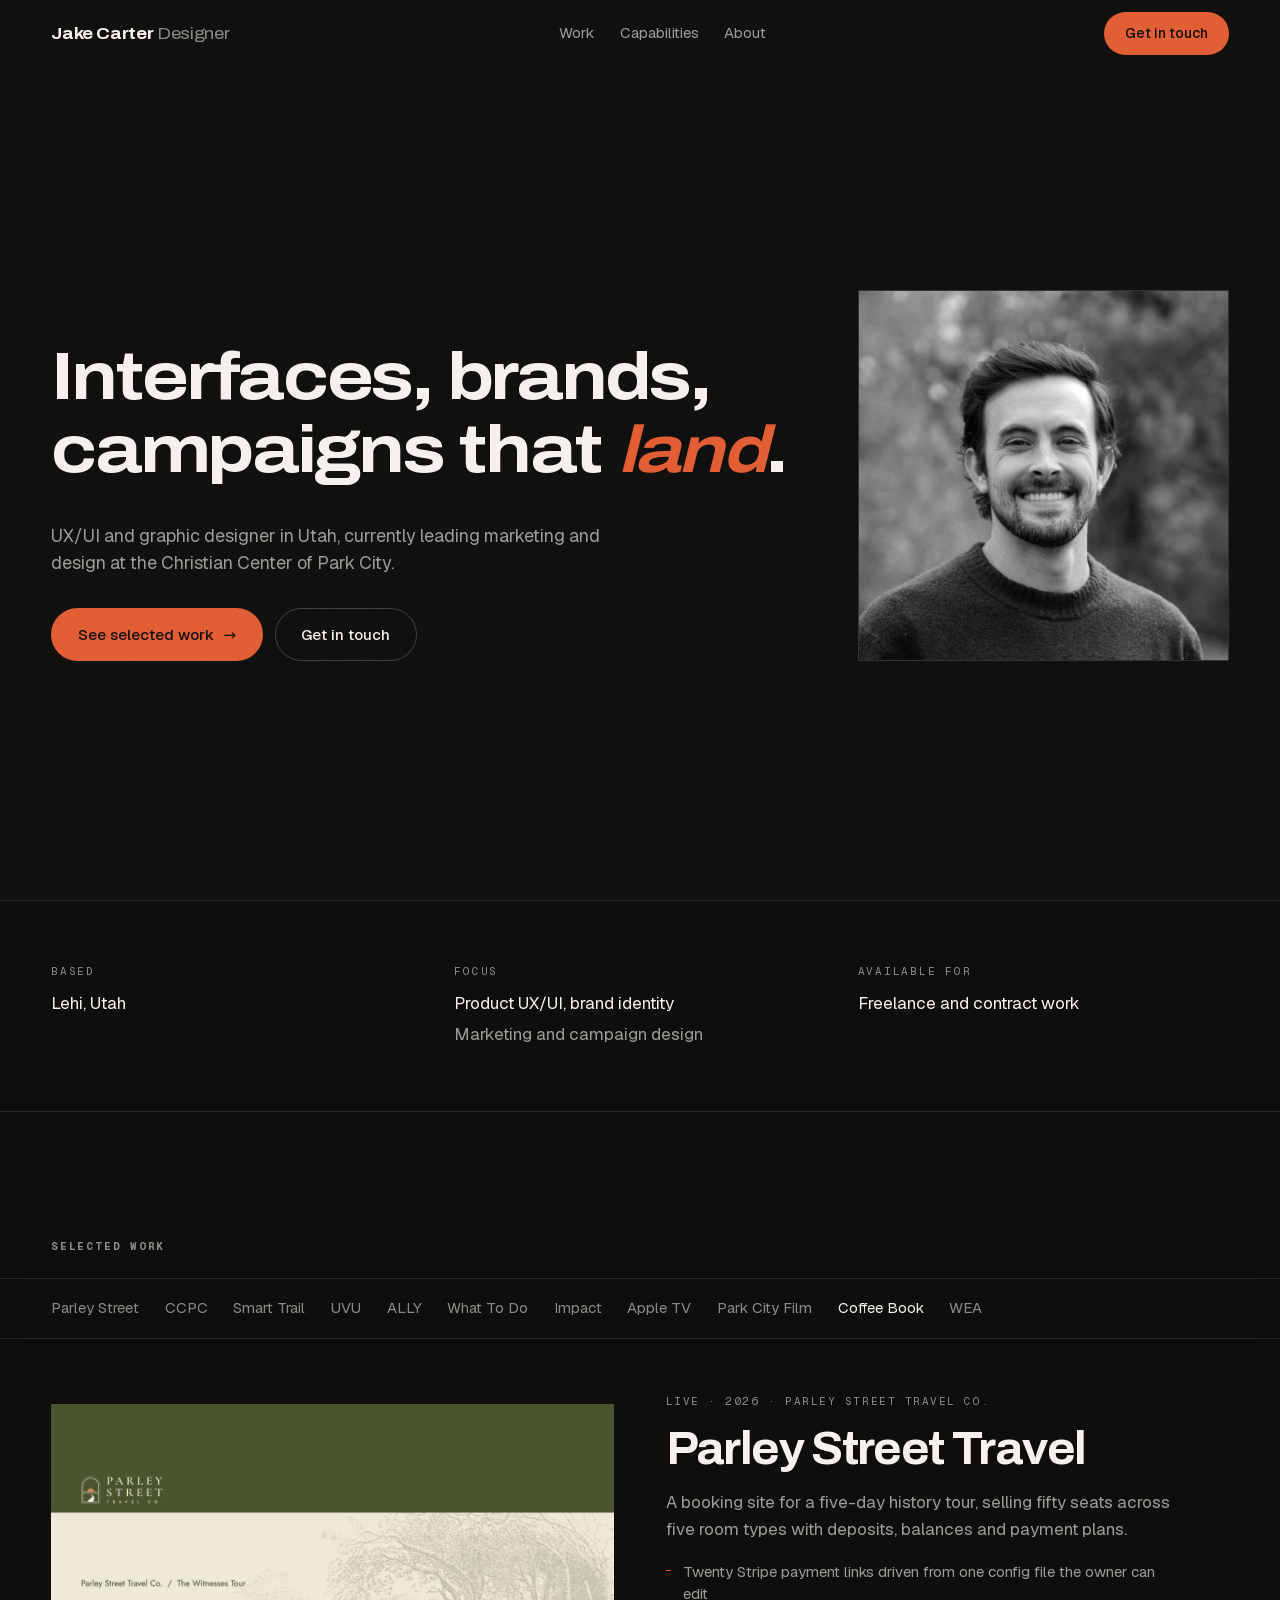
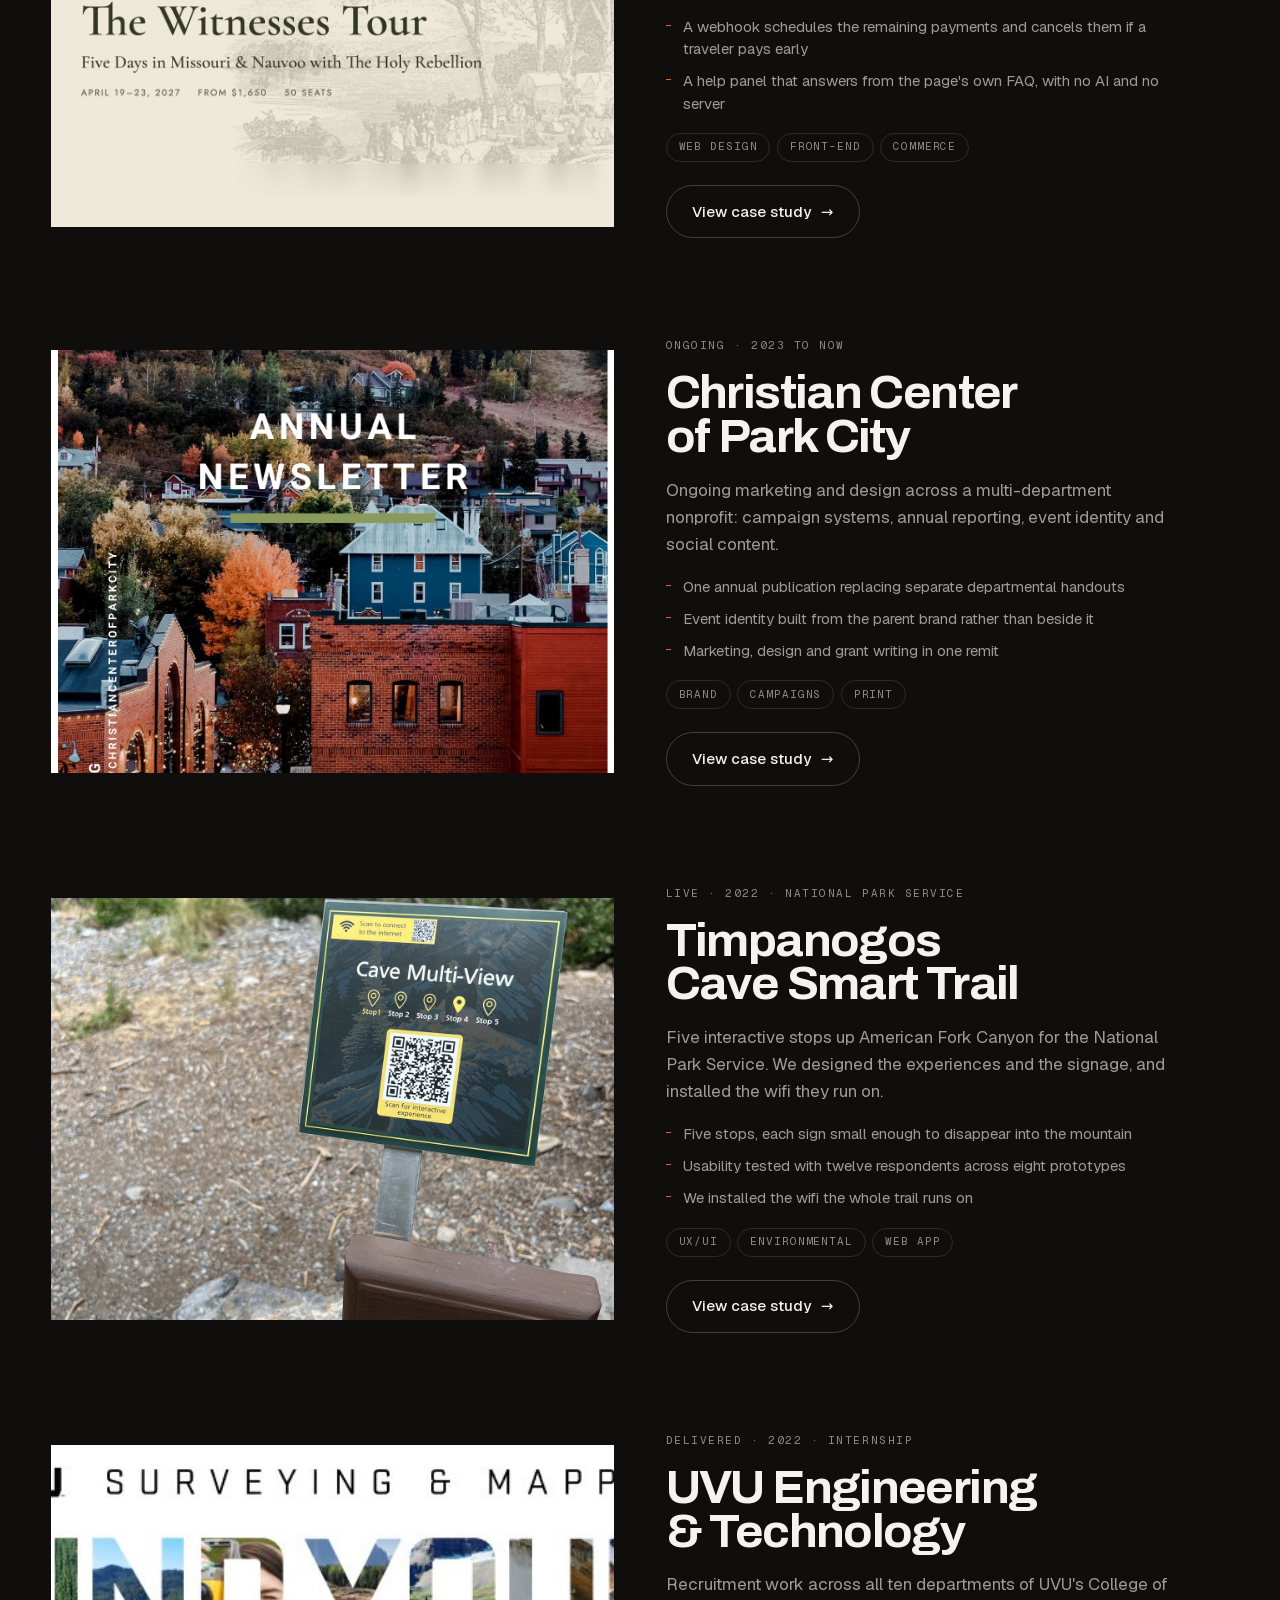
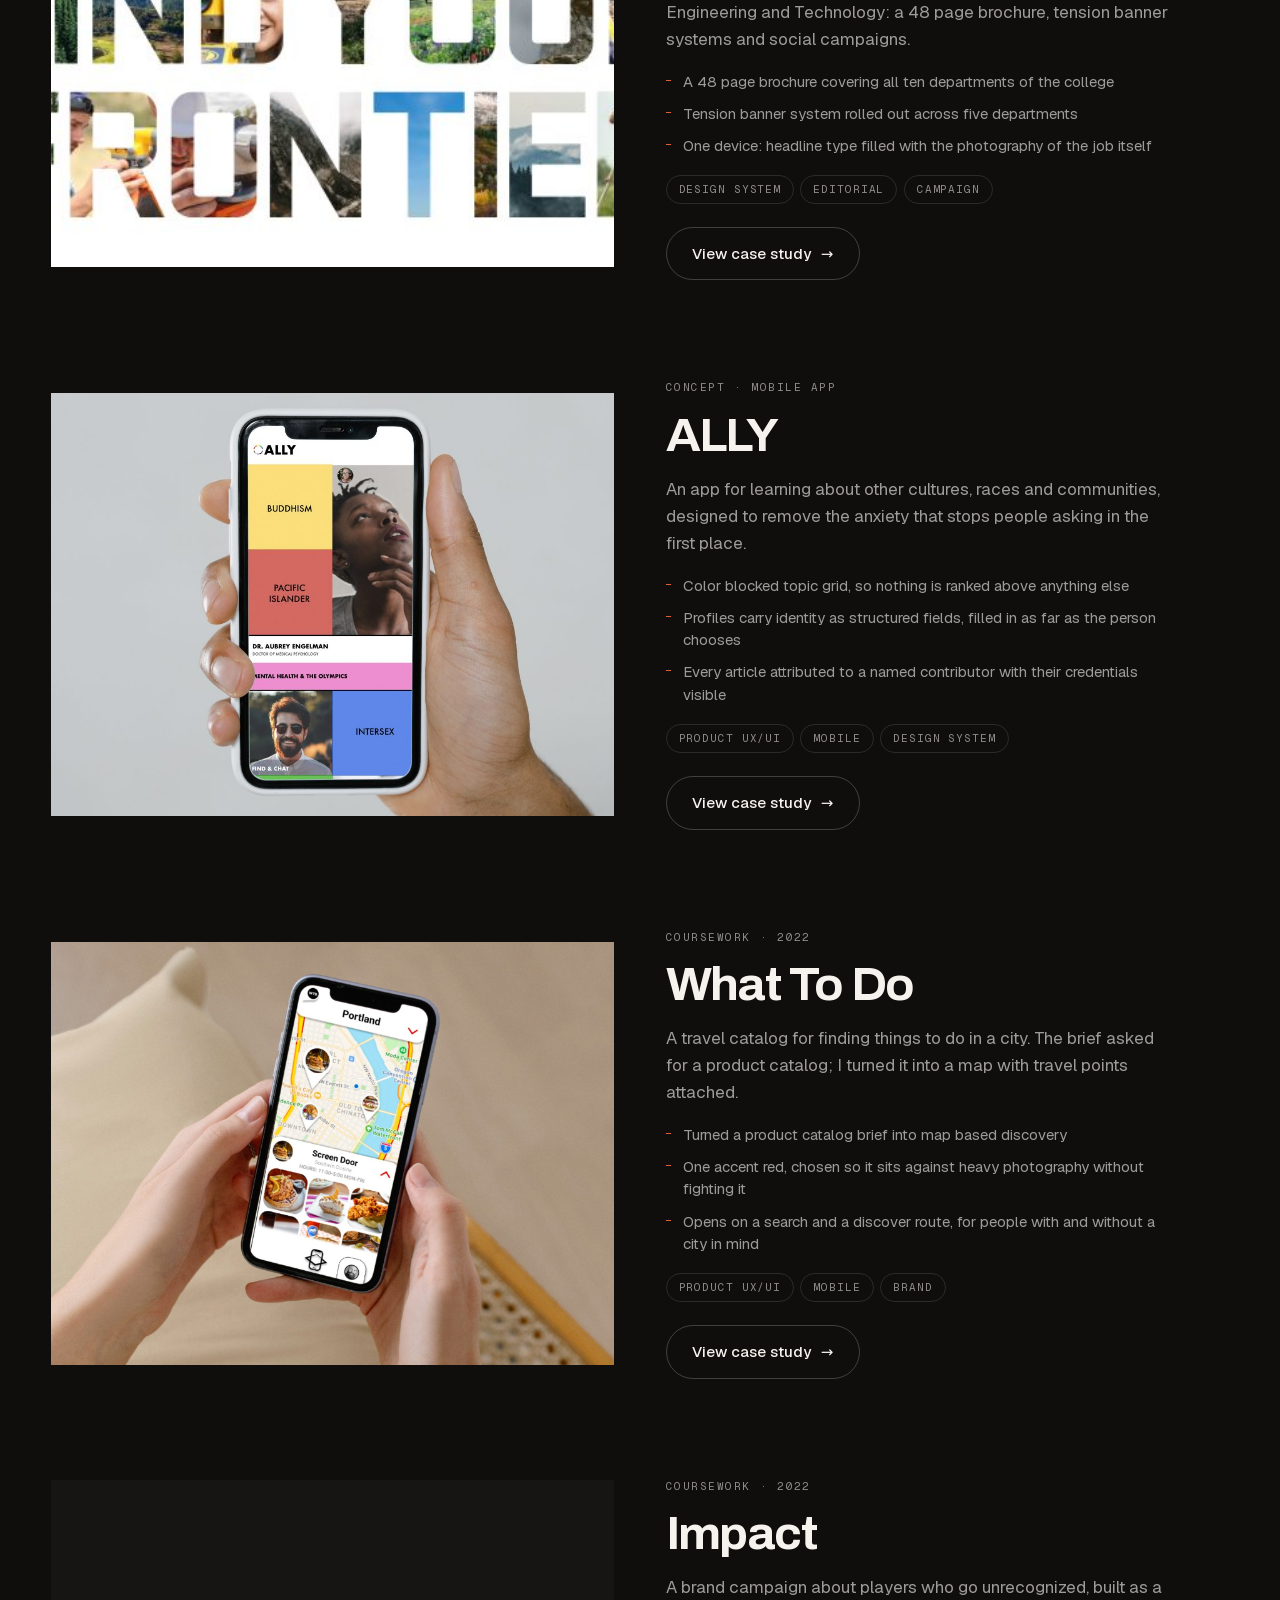
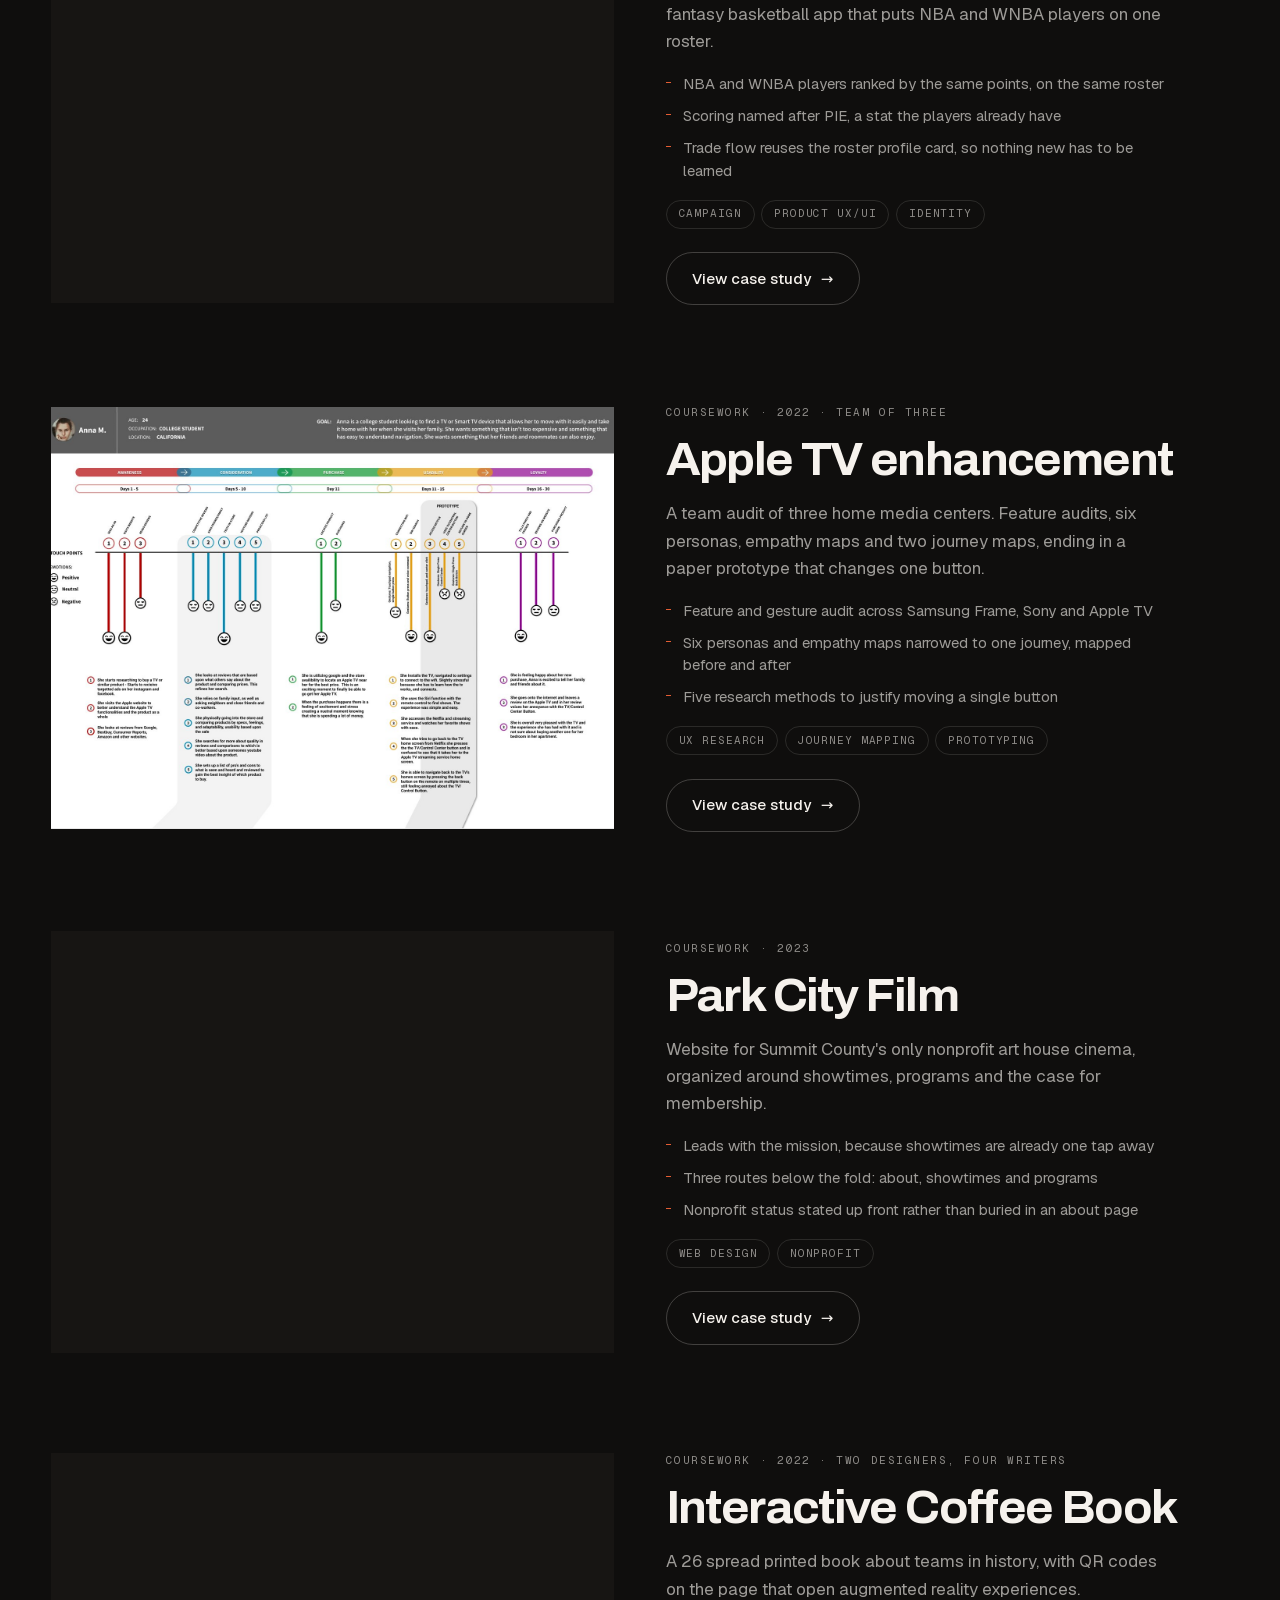
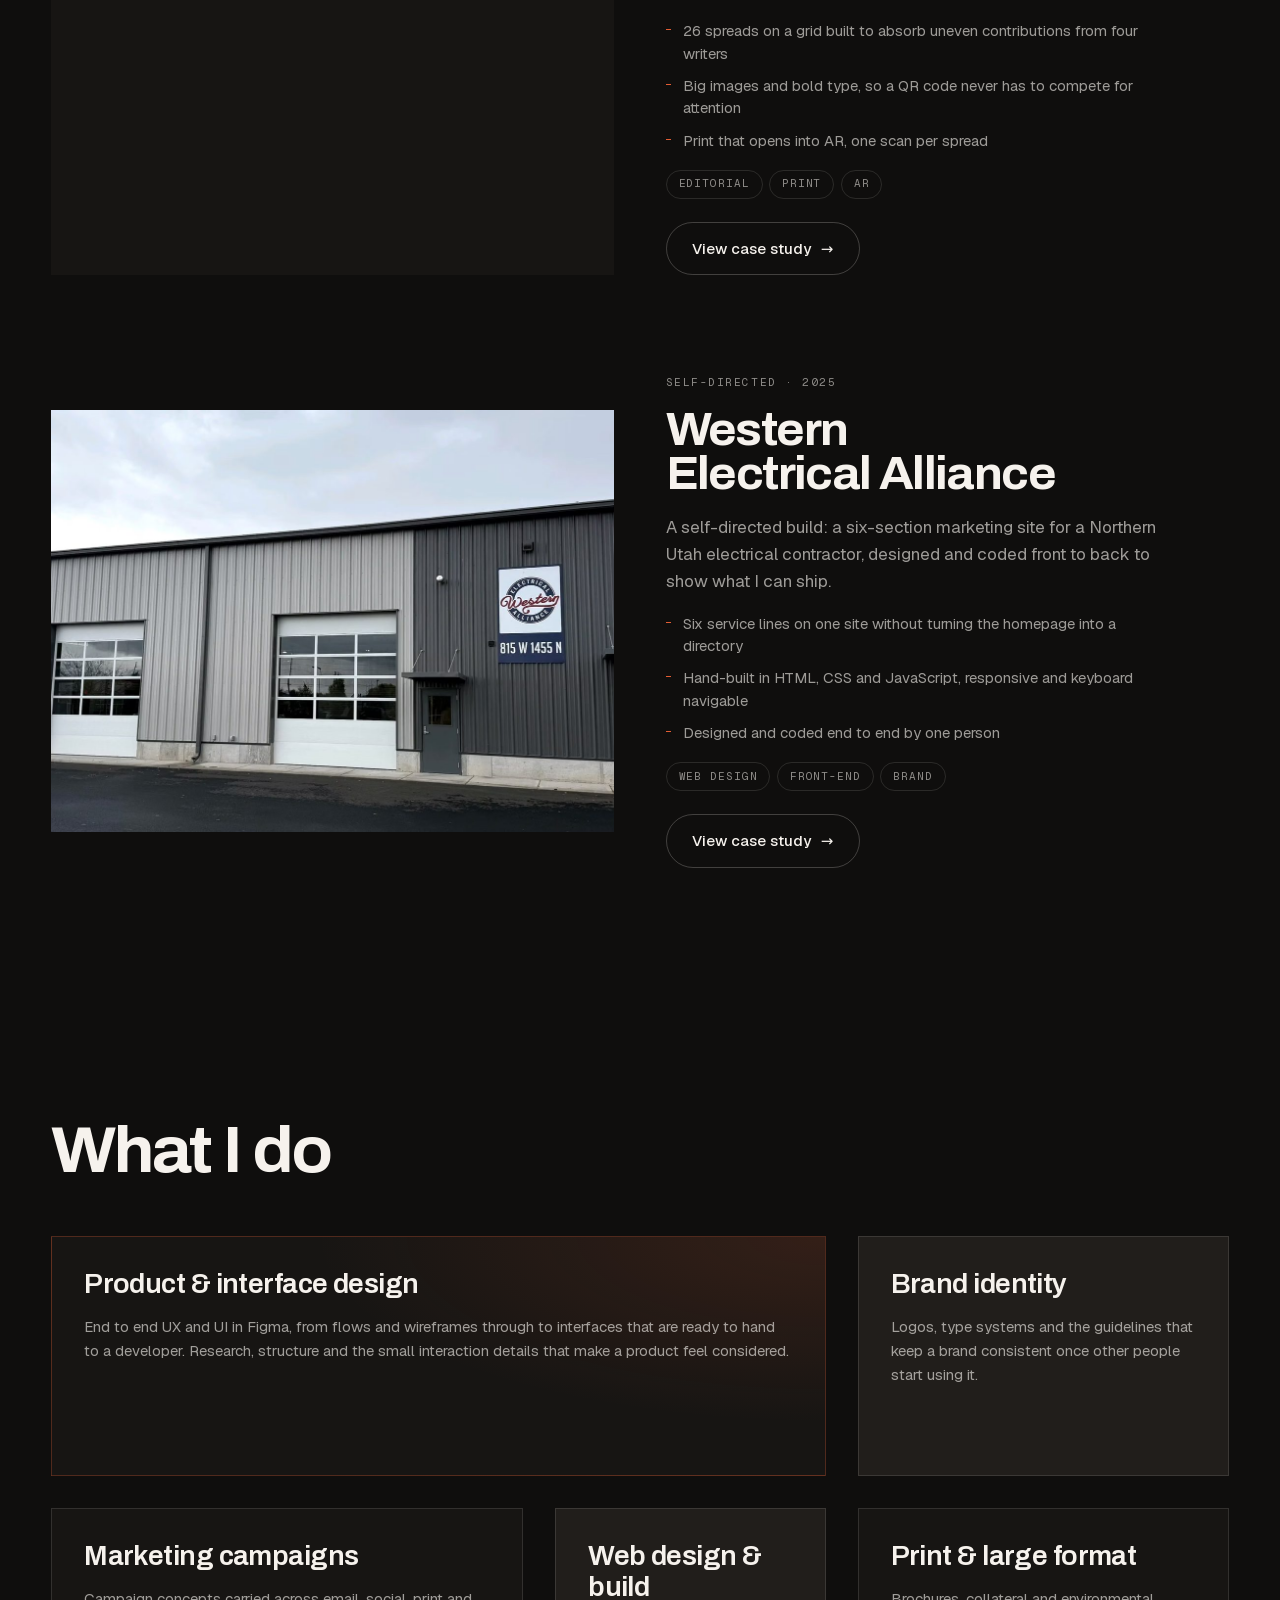
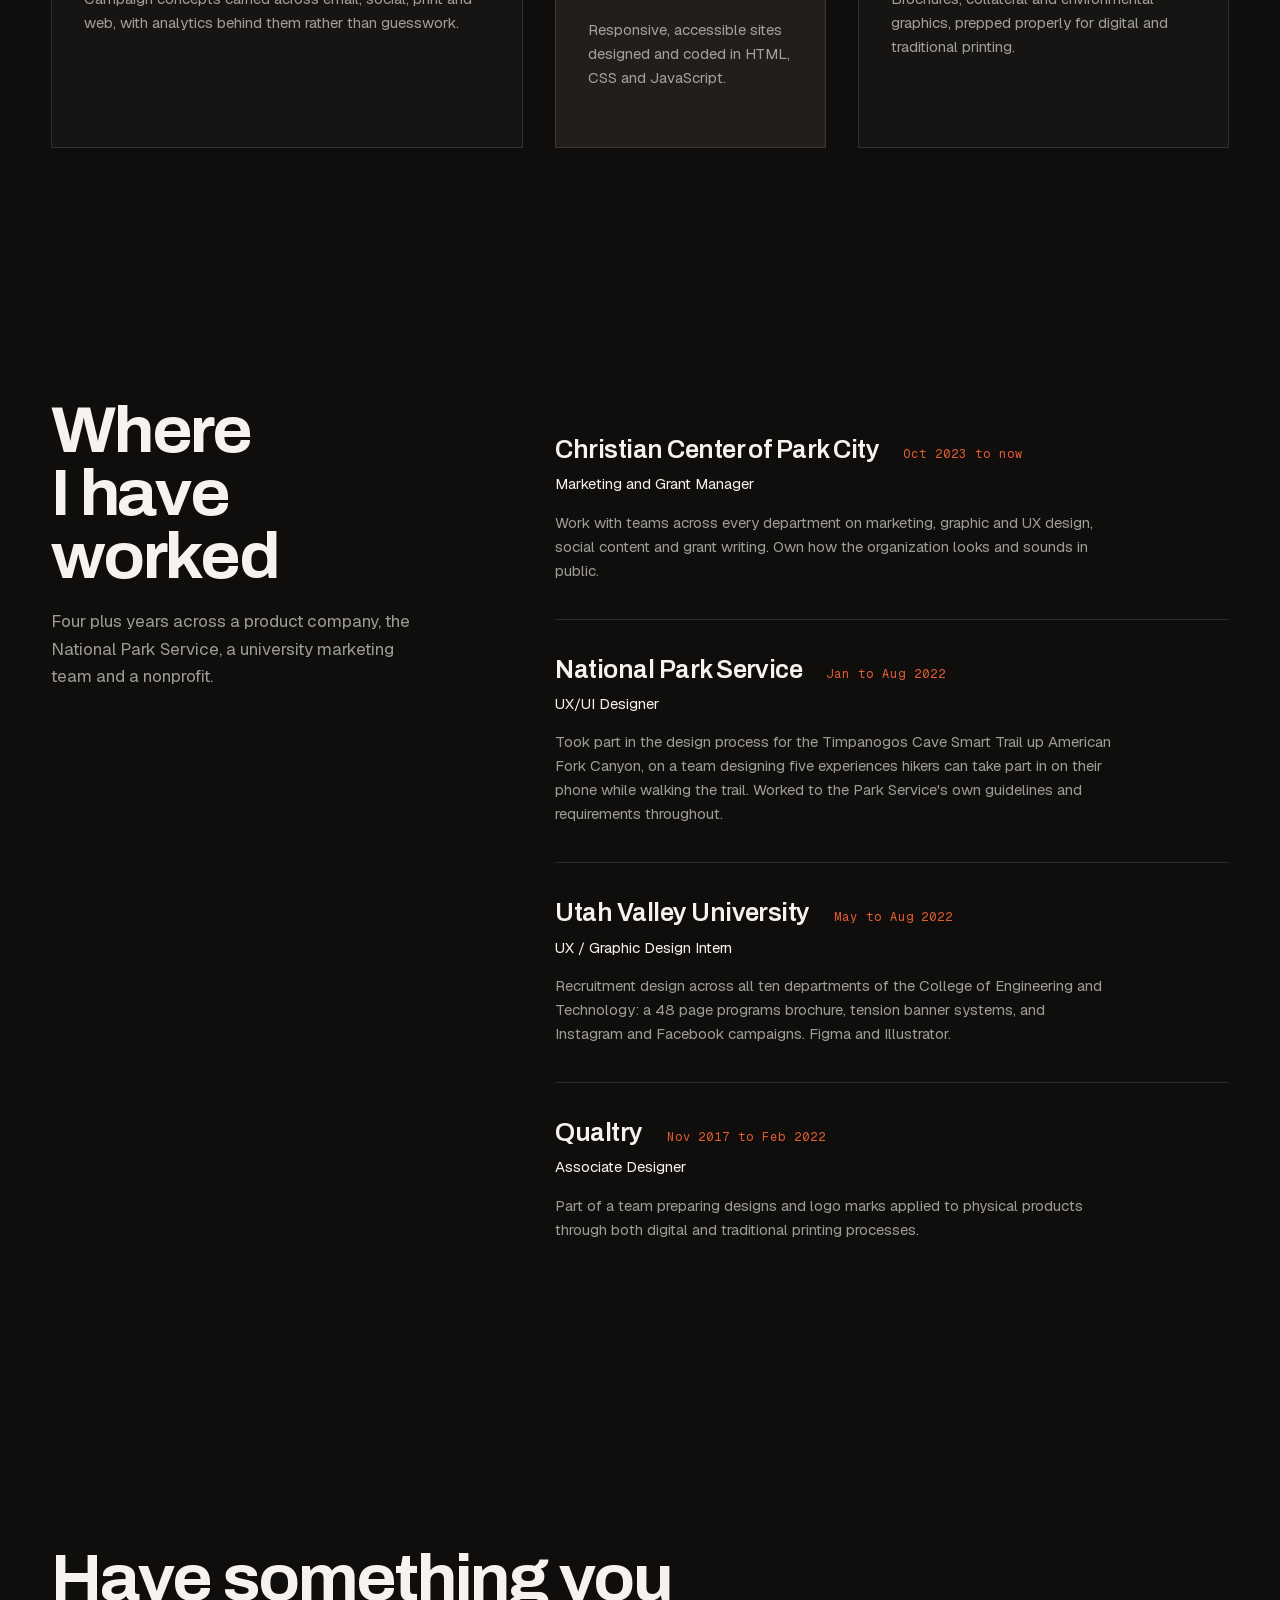
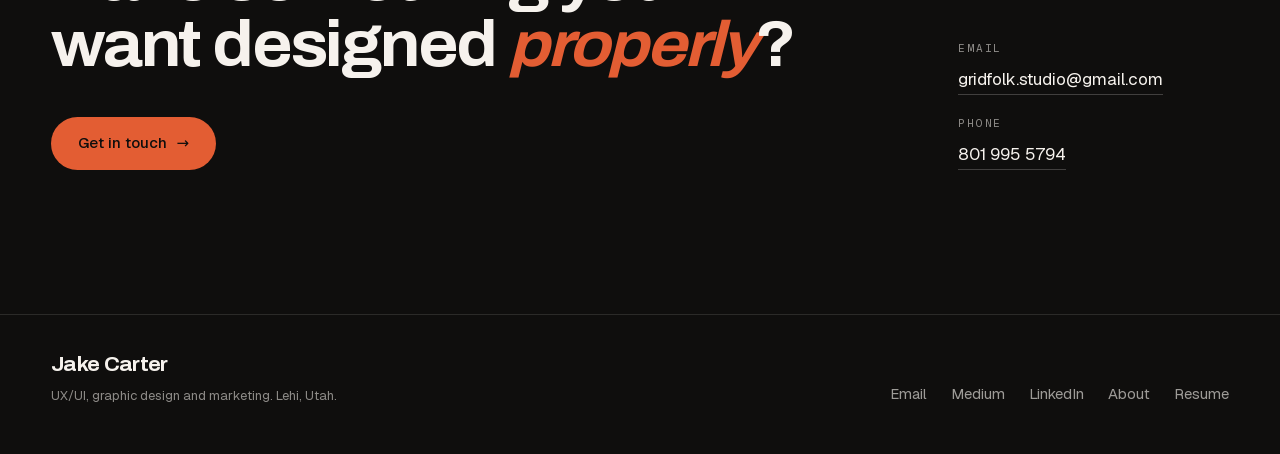
<file: index.html>
<!DOCTYPE html>
<html lang="en">
<head>
<meta charset="UTF-8">
<meta name="viewport" content="width=device-width, initial-scale=1.0">
<title>Jake Carter - UX/UI, Graphic Design and Marketing</title>
<meta name="description" content="Jake Carter is a UX/UI and graphic designer in Utah working across product interfaces, brand identity and marketing campaigns. Selected work and case studies.">
<meta name="theme-color" content="#0f0e0d">
<link rel="canonical" href="https://jakeacarter20.github.io/jake-carter-portfolio/">

<meta property="og:type" content="website">
<meta property="og:title" content="Jake Carter - UX/UI, Graphic Design and Marketing">
<meta property="og:description" content="UX/UI and graphic designer in Utah working across product interfaces, brand identity and marketing campaigns.">
<meta property="og:url" content="https://jakeacarter20.github.io/jake-carter-portfolio/">
<meta property="og:image" content="https://jakeacarter20.github.io/jake-carter-portfolio/assets/img/og-card.jpg">
<meta name="twitter:card" content="summary_large_image">

<link rel="icon" href="data:image/svg+xml,<svg xmlns=%22http://www.w3.org/2000/svg%22 viewBox=%220 0 100 100%22><rect width=%22100%22 height=%22100%22 fill=%22%230f0e0d%22/><text x=%2250%22 y=%2270%22 font-family=%22Helvetica,Arial%22 font-weight=%22bold%22 font-size=%2258%22 fill=%22%23e35d33%22 text-anchor=%22middle%22>J</text></svg>">

<link rel="preload" href="assets/fonts/Archivo-latin.woff2" as="font" type="font/woff2" crossorigin>
<link rel="preload" href="assets/fonts/Geist-latin.woff2" as="font" type="font/woff2" crossorigin>
<link rel="stylesheet" href="css/site.css">

<script type="application/ld+json">
{
  "@context": "https://schema.org",
  "@type": "Person",
  "name": "Jake Carter",
  "jobTitle": "UX/UI and Graphic Designer",
  "email": "mailto:gridfolk.studio@gmail.com",
  "url": "https://www.jakescreations.online/",
  "address": { "@type": "PostalAddress", "addressRegion": "UT", "addressCountry": "US" }
}
</script>
</head>
<body>

<a class="skip-link" href="#main">Skip to main content</a>
<div class="grain" aria-hidden="true"></div>
<div data-nav-sentinel aria-hidden="true" style="position:absolute;top:0;height:1px;width:100%"></div>

<header class="nav" data-stuck="false" data-open="false">
  <div class="nav__inner">
    <a href="index.html" class="nav__brand">Jake Carter <span>Designer</span></a>
    <ul class="nav__links">
      <li><a href="#work">Work</a></li>
      <li><a href="#capabilities">Capabilities</a></li>
      <li><a href="about.html">About</a></li>
      <li class="nav__links-cta"><a href="#contact" class="btn btn--primary">Get in touch</a></li>
    </ul>
    <a href="#contact" class="btn btn--primary nav__cta">Get in touch</a>
    <button class="nav__toggle" aria-expanded="false" aria-controls="primary-nav">Menu</button>
  </div>
</header>

<main id="main">

  <!-- ========================= HERO ========================= -->
  <section class="hero">
    <div class="shell" style="width:100%">
      <div class="grid12 hero__grid">
        <div class="hero__copy">
          <h1 class="display d-hero hero__title">
            <span class="line-mask"><span>Interfaces, brands,</span></span>
            <span class="line-mask" style="--d:110ms"><span>campaigns that <i class="em">land</i>.</span></span>
          </h1>
          <p class="lede hero__lede reveal" style="--d:420ms">
            UX/UI and graphic designer in Utah, currently leading marketing and design
            at the Christian Center of Park City.
          </p>
          <div class="hero__actions reveal" style="--d:520ms">
            <a href="#work" class="btn btn--primary">See selected work <span class="arrow" aria-hidden="true">&rarr;</span></a>
            <a href="#contact" class="btn btn--ghost">Get in touch</a>
          </div>
        </div>

        <figure class="hero__figure reveal" style="--d:620ms;margin:0">
          <div class="media" style="--ratio:100%">
            <div class="media__slot"><span class="mark">JC</span></div>
            <img src="assets/img/portrait.jpg" alt="Jake Carter" loading="eager">
          </div>
        </figure>
      </div>
    </div>
  </section>

  <!-- ========================= META STRIP ========================= -->
  <section class="meta">
    <div class="shell">
      <dl class="grid12 meta__grid">
        <div class="meta__item reveal">
          <dt class="label">Based</dt>
          <dd>Lehi, Utah</dd>
        </div>
        <div class="meta__item reveal" style="--d:80ms">
          <dt class="label">Focus</dt>
          <dd>Product UX/UI, brand identity</dd>
          <dd>Marketing and campaign design</dd>
        </div>
        <div class="meta__item reveal" style="--d:160ms">
          <dt class="label">Available for</dt>
          <dd>Freelance and contract work</dd>
        </div>
      </dl>
    </div>
  </section>

  <!-- ========================= SELECTED WORK ========================= -->
  <section class="sect" id="work">
    <div class="shell">
      <h2 class="label work-head__title reveal">Selected work</h2>
    </div>

    <div class="wnav-bar">
      <div class="shell">
        <nav class="wnav" aria-label="Jump to a project">
            <a class="wnav__link" href="#p-parley-street-travel" aria-current="true">Parley Street</a>
            <a class="wnav__link" href="#p-christian-center-park-city">CCPC</a>
            <a class="wnav__link" href="#p-smart-trail">Smart Trail</a>
            <a class="wnav__link" href="#p-uvu-cet-marketing">UVU</a>
            <a class="wnav__link" href="#p-ally">ALLY</a>
            <a class="wnav__link" href="#p-what-to-do">What To Do</a>
            <a class="wnav__link" href="#p-impact">Impact</a>
            <a class="wnav__link" href="#p-apple-tv-enhancement">Apple TV</a>
            <a class="wnav__link" href="#p-park-city-film">Park City Film</a>
            <a class="wnav__link" href="#p-interactive-coffee-book">Coffee Book</a>
            <a class="wnav__link" href="#p-western-electrical-alliance">WEA</a>
        </nav>
      </div>
    </div>

    <div class="shell">
      <div class="wstack">
        <article class="wpanel reveal" id="p-parley-street-travel">
          <div class="wpanel__media">
            <img src="assets/work/parley-street-card.jpg" alt="The Witnesses Tour homepage, the logo and title set over a faded 1854 engraving of the Mississippi crossing" loading="eager" decoding="async">
          </div>
          <div class="wpanel__body">
            <p class="wpanel__meta">Live &middot; 2026 &middot; Parley Street Travel Co.</p>
            <h3 class="display wpanel__title">Parley Street Travel</h3>
            <p class="wpanel__desc">A booking site for a five-day history tour, selling fifty seats across five room types with deposits, balances and payment plans.</p>
            <ul class="wpanel__points">
              <li>Twenty Stripe payment links driven from one config file the owner can edit</li>
              <li>A webhook schedules the remaining payments and cancels them if a traveler pays early</li>
              <li>A help panel that answers from the page's own FAQ, with no AI and no server</li>
            </ul>
            <div class="project__tags">
              <span class="tag">Web design</span>
              <span class="tag">Front-end</span>
              <span class="tag">Commerce</span>
            </div>
            <a class="btn btn--ghost wpanel__cta" href="work/parley-street-travel.html">View case study <span class="arrow" aria-hidden="true">&rarr;</span></a>
          </div>
        </article>
        <article class="wpanel reveal" id="p-christian-center-park-city">
          <div class="wpanel__media">
            <img src="assets/work/ccpc-newsletter-2023.jpg" alt="Christian Center of Park City 2023 annual newsletter cover" loading="lazy" decoding="async">
          </div>
          <div class="wpanel__body">
            <p class="wpanel__meta">Ongoing · 2023 to now</p>
            <h3 class="display wpanel__title">Christian Center of Park City</h3>
            <p class="wpanel__desc">Ongoing marketing and design across a multi-department nonprofit: campaign systems, annual reporting, event identity and social content.</p>
            <ul class="wpanel__points">
              <li>One annual publication replacing separate departmental handouts</li>
              <li>Event identity built from the parent brand rather than beside it</li>
              <li>Marketing, design and grant writing in one remit</li>
            </ul>
            <div class="project__tags">
              <span class="tag">Brand</span>
              <span class="tag">Campaigns</span>
              <span class="tag">Print</span>
            </div>
            <a class="btn btn--ghost wpanel__cta" href="work/christian-center-park-city.html">View case study <span class="arrow" aria-hidden="true">&rarr;</span></a>
          </div>
        </article>
        <article class="wpanel reveal" id="p-smart-trail">
          <div class="wpanel__media">
            <img src="assets/work/trail-sign-installed.jpg" alt="A Timpanogos Cave Smart Trail sign installed on the trail, mounted low against the rock" loading="lazy" decoding="async">
          </div>
          <div class="wpanel__body">
            <p class="wpanel__meta">Live · 2022 · National Park Service</p>
            <h3 class="display wpanel__title">Timpanogos Cave Smart Trail</h3>
            <p class="wpanel__desc">Five interactive stops up American Fork Canyon for the National Park Service. We designed the experiences and the signage, and installed the wifi they run on.</p>
            <ul class="wpanel__points">
              <li>Five stops, each sign small enough to disappear into the mountain</li>
              <li>Usability tested with twelve respondents across eight prototypes</li>
              <li>We installed the wifi the whole trail runs on</li>
            </ul>
            <div class="project__tags">
              <span class="tag">UX/UI</span>
              <span class="tag">Environmental</span>
              <span class="tag">Web app</span>
            </div>
            <a class="btn btn--ghost wpanel__cta" href="work/smart-trail.html">View case study <span class="arrow" aria-hidden="true">&rarr;</span></a>
          </div>
        </article>
        <article class="wpanel reveal" id="p-uvu-cet-marketing">
          <div class="wpanel__media">
            <img src="assets/work/uvu-find-your-frontier.jpg" alt="Find Your Frontier headline with photography filling the letterforms" loading="lazy" decoding="async">
          </div>
          <div class="wpanel__body">
            <p class="wpanel__meta">Delivered · 2022 · Internship</p>
            <h3 class="display wpanel__title">UVU Engineering &amp; Technology</h3>
            <p class="wpanel__desc">Recruitment work across all ten departments of UVU's College of Engineering and Technology: a 48 page brochure, tension banner systems and social campaigns.</p>
            <ul class="wpanel__points">
              <li>A 48 page brochure covering all ten departments of the college</li>
              <li>Tension banner system rolled out across five departments</li>
              <li>One device: headline type filled with the photography of the job itself</li>
            </ul>
            <div class="project__tags">
              <span class="tag">Design system</span>
              <span class="tag">Editorial</span>
              <span class="tag">Campaign</span>
            </div>
            <a class="btn btn--ghost wpanel__cta" href="work/uvu-cet-marketing.html">View case study <span class="arrow" aria-hidden="true">&rarr;</span></a>
          </div>
        </article>
        <article class="wpanel reveal" id="p-ally">
          <div class="wpanel__media">
            <img src="assets/work/ally-home.jpg" alt="ALLY home screen, a color blocked grid of culture and community topics" loading="eager" decoding="async">
          </div>
          <div class="wpanel__body">
            <p class="wpanel__meta">Concept · Mobile app</p>
            <h3 class="display wpanel__title">ALLY</h3>
            <p class="wpanel__desc">An app for learning about other cultures, races and communities, designed to remove the anxiety that stops people asking in the first place.</p>
            <ul class="wpanel__points">
              <li>Color blocked topic grid, so nothing is ranked above anything else</li>
              <li>Profiles carry identity as structured fields, filled in as far as the person chooses</li>
              <li>Every article attributed to a named contributor with their credentials visible</li>
            </ul>
            <div class="project__tags">
              <span class="tag">Product UX/UI</span>
              <span class="tag">Mobile</span>
              <span class="tag">Design system</span>
            </div>
            <a class="btn btn--ghost wpanel__cta" href="work/ally.html">View case study <span class="arrow" aria-hidden="true">&rarr;</span></a>
          </div>
        </article>
        <article class="wpanel reveal" id="p-what-to-do">
          <div class="wpanel__media">
            <img src="assets/work/what-to-do-map-food.jpg" alt="The What To Do app showing places to eat plotted on a map of Portland" loading="lazy" decoding="async">
          </div>
          <div class="wpanel__body">
            <p class="wpanel__meta">Coursework · 2022</p>
            <h3 class="display wpanel__title">What To Do</h3>
            <p class="wpanel__desc">A travel catalog for finding things to do in a city. The brief asked for a product catalog; I turned it into a map with travel points attached.</p>
            <ul class="wpanel__points">
              <li>Turned a product catalog brief into map based discovery</li>
              <li>One accent red, chosen so it sits against heavy photography without fighting it</li>
              <li>Opens on a search and a discover route, for people with and without a city in mind</li>
            </ul>
            <div class="project__tags">
              <span class="tag">Product UX/UI</span>
              <span class="tag">Mobile</span>
              <span class="tag">Brand</span>
            </div>
            <a class="btn btn--ghost wpanel__cta" href="work/what-to-do.html">View case study <span class="arrow" aria-hidden="true">&rarr;</span></a>
          </div>
        </article>
        <article class="wpanel reveal" id="p-impact">
          <div class="wpanel__media">
            <img src="assets/work/impact-team.jpg" alt="The Impact app showing a fantasy basketball roster with total points" loading="lazy" decoding="async">
          </div>
          <div class="wpanel__body">
            <p class="wpanel__meta">Coursework · 2022</p>
            <h3 class="display wpanel__title">Impact</h3>
            <p class="wpanel__desc">A brand campaign about players who go unrecognized, built as a fantasy basketball app that puts NBA and WNBA players on one roster.</p>
            <ul class="wpanel__points">
              <li>NBA and WNBA players ranked by the same points, on the same roster</li>
              <li>Scoring named after PIE, a stat the players already have</li>
              <li>Trade flow reuses the roster profile card, so nothing new has to be learned</li>
            </ul>
            <div class="project__tags">
              <span class="tag">Campaign</span>
              <span class="tag">Product UX/UI</span>
              <span class="tag">Identity</span>
            </div>
            <a class="btn btn--ghost wpanel__cta" href="work/impact.html">View case study <span class="arrow" aria-hidden="true">&rarr;</span></a>
          </div>
        </article>
        <article class="wpanel reveal" id="p-apple-tv-enhancement">
          <div class="wpanel__media">
            <img src="assets/work/tv-journey-pre.jpg" alt="Customer journey map tracking a persona across a month of researching and buying a TV" loading="lazy" decoding="async">
          </div>
          <div class="wpanel__body">
            <p class="wpanel__meta">Coursework · 2022 · Team of three</p>
            <h3 class="display wpanel__title">Apple TV enhancement</h3>
            <p class="wpanel__desc">A team audit of three home media centers. Feature audits, six personas, empathy maps and two journey maps, ending in a paper prototype that changes one button.</p>
            <ul class="wpanel__points">
              <li>Feature and gesture audit across Samsung Frame, Sony and Apple TV</li>
              <li>Six personas and empathy maps narrowed to one journey, mapped before and after</li>
              <li>Five research methods to justify moving a single button</li>
            </ul>
            <div class="project__tags">
              <span class="tag">UX research</span>
              <span class="tag">Journey mapping</span>
              <span class="tag">Prototyping</span>
            </div>
            <a class="btn btn--ghost wpanel__cta" href="work/apple-tv-enhancement.html">View case study <span class="arrow" aria-hidden="true">&rarr;</span></a>
          </div>
        </article>
        <article class="wpanel reveal" id="p-park-city-film">
          <div class="wpanel__media">
            <img src="assets/work/park-city-film-site.jpg" alt="Park City Film website homepage, headlined Creating Community Through Film" loading="lazy" decoding="async">
          </div>
          <div class="wpanel__body">
            <p class="wpanel__meta">Coursework · 2023</p>
            <h3 class="display wpanel__title">Park City Film</h3>
            <p class="wpanel__desc">Website for Summit County's only nonprofit art house cinema, organized around showtimes, programs and the case for membership.</p>
            <ul class="wpanel__points">
              <li>Leads with the mission, because showtimes are already one tap away</li>
              <li>Three routes below the fold: about, showtimes and programs</li>
              <li>Nonprofit status stated up front rather than buried in an about page</li>
            </ul>
            <div class="project__tags">
              <span class="tag">Web design</span>
              <span class="tag">Nonprofit</span>
            </div>
            <a class="btn btn--ghost wpanel__cta" href="work/park-city-film.html">View case study <span class="arrow" aria-hidden="true">&rarr;</span></a>
          </div>
        </article>
        <article class="wpanel reveal" id="p-interactive-coffee-book">
          <div class="wpanel__media">
            <img src="assets/work/coffee-book-leadership.jpg" alt="Leadership spread from the Interactive Coffee Book, showing a rocket launch across the page" loading="lazy" decoding="async">
          </div>
          <div class="wpanel__body">
            <p class="wpanel__meta">Coursework · 2022 · Two designers, four writers</p>
            <h3 class="display wpanel__title">Interactive Coffee Book</h3>
            <p class="wpanel__desc">A 26 spread printed book about teams in history, with QR codes on the page that open augmented reality experiences.</p>
            <ul class="wpanel__points">
              <li>26 spreads on a grid built to absorb uneven contributions from four writers</li>
              <li>Big images and bold type, so a QR code never has to compete for attention</li>
              <li>Print that opens into AR, one scan per spread</li>
            </ul>
            <div class="project__tags">
              <span class="tag">Editorial</span>
              <span class="tag">Print</span>
              <span class="tag">AR</span>
            </div>
            <a class="btn btn--ghost wpanel__cta" href="work/interactive-coffee-book.html">View case study <span class="arrow" aria-hidden="true">&rarr;</span></a>
          </div>
        </article>
        <article class="wpanel reveal" id="p-western-electrical-alliance">
          <div class="wpanel__media">
            <img src="assets/work/western-electrical-alliance.jpg" alt="Western Electrical Alliance branch building photographed from the forecourt" loading="lazy" decoding="async">
          </div>
          <div class="wpanel__body">
            <p class="wpanel__meta">Self-directed · 2025</p>
            <h3 class="display wpanel__title">Western Electrical Alliance</h3>
            <p class="wpanel__desc">A self-directed build: a six-section marketing site for a Northern Utah electrical contractor, designed and coded front to back to show what I can ship.</p>
            <ul class="wpanel__points">
              <li>Six service lines on one site without turning the homepage into a directory</li>
              <li>Hand-built in HTML, CSS and JavaScript, responsive and keyboard navigable</li>
              <li>Designed and coded end to end by one person</li>
            </ul>
            <div class="project__tags">
              <span class="tag">Web design</span>
              <span class="tag">Front-end</span>
              <span class="tag">Brand</span>
            </div>
            <a class="btn btn--ghost wpanel__cta" href="work/western-electrical-alliance.html">View case study <span class="arrow" aria-hidden="true">&rarr;</span></a>
          </div>
        </article>
      </div>
    </div>
  </section>

  <!-- ========================= CAPABILITIES ========================= -->
  <section class="sect" id="capabilities">
    <div class="shell">
      <div class="sect__head reveal">
        <h2 class="display d-section">What I do</h2>
      </div>

      <div class="grid12 bento" data-stagger>
        <article class="cap cap--wide cap--accent reveal">
          <h3 class="d-sub">Product &amp; interface design</h3>
          <p>
            End to end UX and UI in Figma, from flows and wireframes through to
            interfaces that are ready to hand to a developer. Research, structure and
            the small interaction details that make a product feel considered.
          </p>
        </article>

        <article class="cap cap--tone reveal">
          <h3 class="d-sub">Brand identity</h3>
          <p>Logos, type systems and the guidelines that keep a brand consistent once other people start using it.</p>
        </article>

        <article class="cap cap--5 reveal">
          <h3 class="d-sub">Marketing campaigns</h3>
          <p>Campaign concepts carried across email, social, print and web, with analytics behind them rather than guesswork.</p>
        </article>

        <article class="cap cap--3 cap--tone reveal">
          <h3 class="d-sub">Web design &amp; build</h3>
          <p>Responsive, accessible sites designed and coded in HTML, CSS and JavaScript.</p>
        </article>

        <article class="cap reveal">
          <h3 class="d-sub">Print &amp; large format</h3>
          <p>Brochures, collateral and environmental graphics, prepped properly for digital and traditional printing.</p>
        </article>
      </div>
    </div>
  </section>

  <!-- ========================= EXPERIENCE ========================= -->
  <section class="sect" id="experience">
    <div class="shell">
      <div class="grid12">
        <div class="exp__aside reveal">
          <div>
            <h2 class="display d-section">Where I have worked</h2>
            <p class="body" style="margin-top:1.25rem">
              Four plus years across a product company, the National Park Service, a
              university marketing team and a nonprofit.
            </p>
          </div>
        </div>

        <div class="exp__list" data-stagger>
          <article class="job reveal">
            <div class="job__top">
              <h3 class="d-sub job__org">Christian Center of Park City</h3>
              <span class="job__span">Oct 2023 to now</span>
            </div>
            <p class="job__role">Marketing and Grant Manager</p>
            <p class="job__desc">
              Work with teams across every department on marketing, graphic and UX
              design, social content and grant writing. Own how the organization looks
              and sounds in public.
            </p>
          </article>

          <article class="job reveal">
            <div class="job__top">
              <h3 class="d-sub job__org">National Park Service</h3>
              <span class="job__span">Jan to Aug 2022</span>
            </div>
            <p class="job__role">UX/UI Designer</p>
            <p class="job__desc">
              Took part in the design process for the Timpanogos Cave Smart Trail up
              American Fork Canyon, on a team designing five experiences hikers can
              take part in on their phone while walking the trail. Worked to the Park
              Service's own guidelines and requirements throughout.
            </p>
          </article>

          <article class="job reveal">
            <div class="job__top">
              <h3 class="d-sub job__org">Utah Valley University</h3>
              <span class="job__span">May to Aug 2022</span>
            </div>
            <p class="job__role">UX / Graphic Design Intern</p>
            <p class="job__desc">
              Recruitment design across all ten departments of the College of
              Engineering and Technology: a 48 page programs brochure, tension
              banner systems, and Instagram and Facebook campaigns. Figma and
              Illustrator.
            </p>
          </article>

          <article class="job reveal">
            <div class="job__top">
              <h3 class="d-sub job__org">Qualtry</h3>
              <span class="job__span">Nov 2017 to Feb 2022</span>
            </div>
            <p class="job__role">Associate Designer</p>
            <p class="job__desc">
              Part of a team preparing designs and logo marks applied to physical
              products through both digital and traditional printing processes.
            </p>
          </article>
        </div>
      </div>
    </div>
  </section>

  <!--
    ========================= KIND WORDS =========================
    Left out on purpose: a testimonial has to be real to be worth anything.
    Jake, send me one or two quotes (name, role, organization) and I will
    build this section. Structure is ready in css/site.css under ".quote".

    <section class="quote">
      <div class="shell"><figure class="grid12" style="margin:0">
        <blockquote class="reveal">Quote text, three lines maximum.</blockquote>
        <figcaption class="reveal"><b>Name</b><br>Role, Organization</figcaption>
      </figure></div>
    </section>
  -->

  <!-- ========================= CONTACT ========================= -->
  <section class="cta" id="contact">
    <div class="shell">
      <div class="grid12">
        <div class="cta__title reveal">
          <h2 class="display d-section">
            Have something you want designed <i class="em">properly</i>?
          </h2>
          <div style="margin-top:2rem">
            <a href="mailto:gridfolk.studio@gmail.com" class="btn btn--primary">Get in touch <span class="arrow" aria-hidden="true">&rarr;</span></a>
          </div>
        </div>
        <div class="cta__side reveal" style="--d:120ms">
          <div>
            <p class="label" style="margin-bottom:0.5rem">Email</p>
            <a class="tlink" href="mailto:gridfolk.studio@gmail.com">gridfolk.studio@gmail.com</a>
          </div>
          <div>
            <p class="label" style="margin-bottom:0.5rem">Phone</p>
            <a class="tlink" href="tel:+18019955794">801 995 5794</a>
          </div>
        </div>
      </div>
    </div>
  </section>

</main>

<footer class="foot">
  <div class="shell">
    <div class="grid12 foot__grid">
      <div class="foot__left">
        <p class="display" style="font-size:1.25rem;font-variation-settings:'wdth' 108">Jake Carter</p>
        <p class="foot__note">UX/UI, graphic design and marketing. Lehi, Utah.</p>
      </div>
      <nav class="foot__right" aria-label="Footer">
        <a href="mailto:gridfolk.studio@gmail.com">Email</a>
        <a href="https://jakeacarter20.medium.com" target="_blank" rel="noopener">Medium</a>
        <a href="https://www.linkedin.com/in/jake-carter-57657b15a/" target="_blank" rel="noopener">LinkedIn</a>
        <a href="about.html">About</a>
        <a href="assets/files/jake-carter-resume.pdf">Resume</a>
      </nav>
    </div>
  </div>
</footer>

<script src="js/site.js" defer></script>
</body>
</html>
</file>
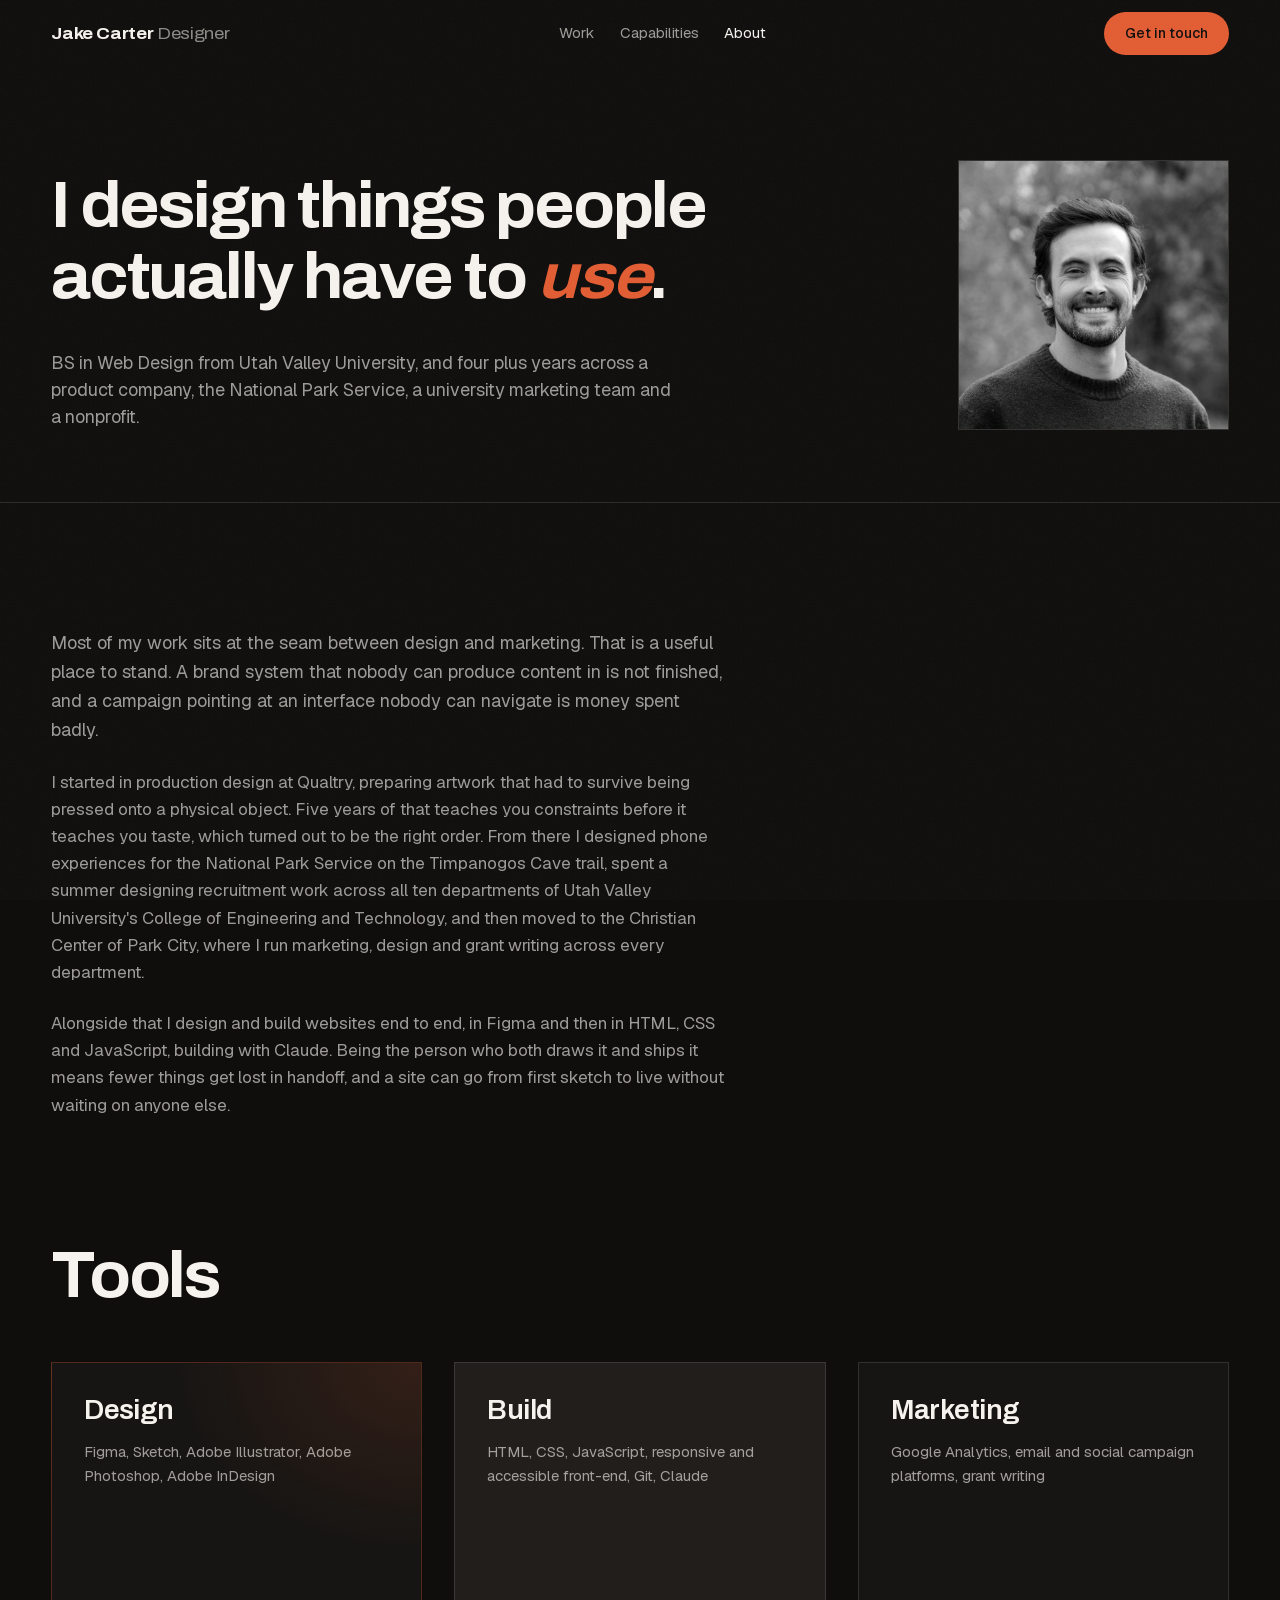
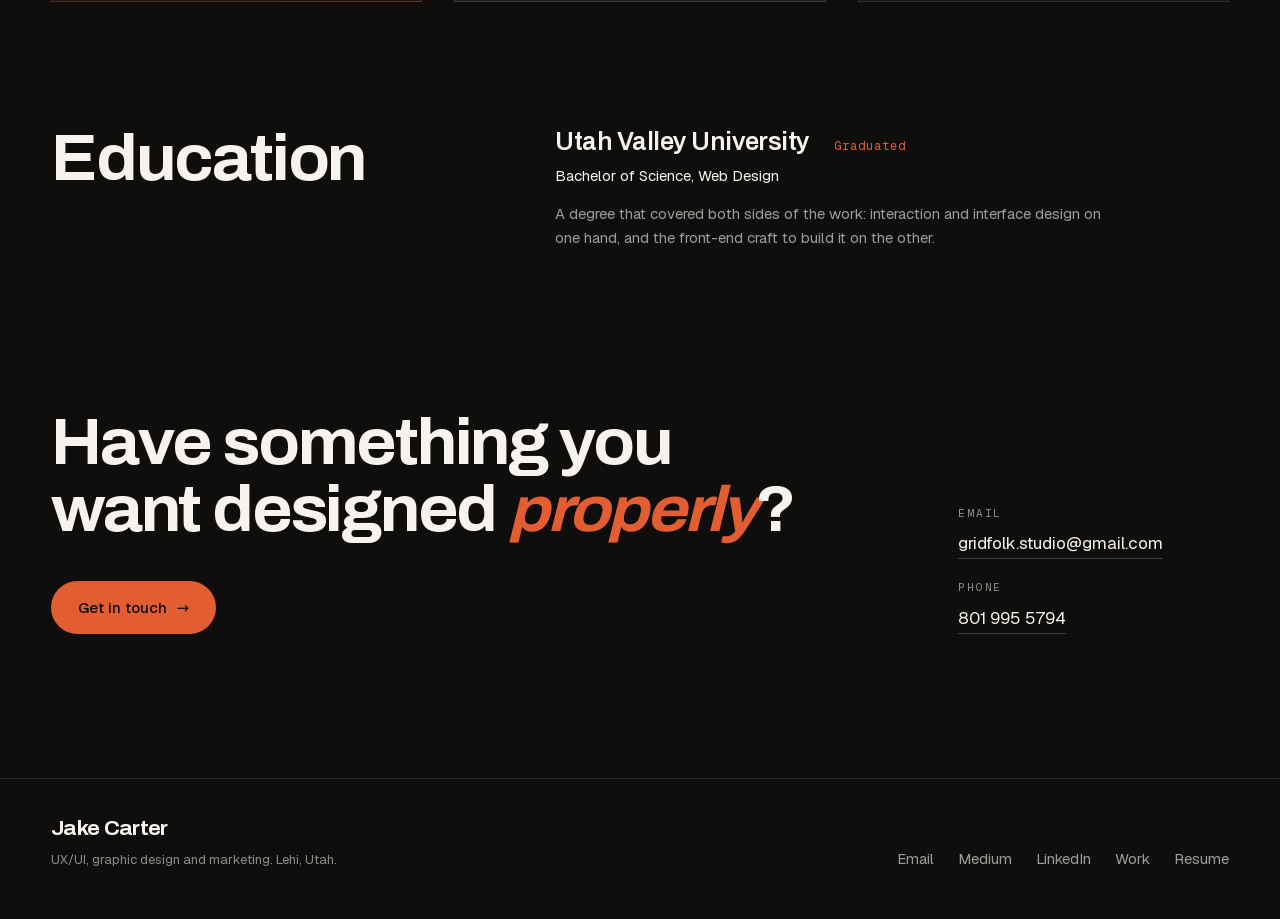
<file: about.html>
<!DOCTYPE html>
<html lang="en">
<head>
<meta charset="UTF-8">
<meta name="viewport" content="width=device-width, initial-scale=1.0">
<title>About - Jake Carter</title>
<meta name="description" content="Jake Carter is a UX/UI and graphic designer in Lehi, Utah, with a BS in Web Design and four plus years across product, National Park Service, university and nonprofit work.">
<meta name="theme-color" content="#0f0e0d">
<link rel="canonical" href="https://jakeacarter20.github.io/jake-carter-portfolio/about.html">
<meta property="og:url" content="https://jakeacarter20.github.io/jake-carter-portfolio/about.html">
<meta property="og:type" content="profile">
<meta property="og:title" content="About - Jake Carter">
<meta property="og:description" content="UX/UI and graphic designer in Lehi, Utah.">
<meta property="og:image" content="https://jakeacarter20.github.io/jake-carter-portfolio/assets/img/og-card.jpg">
<meta name="twitter:card" content="summary_large_image">
<link rel="icon" href="data:image/svg+xml,<svg xmlns=%22http://www.w3.org/2000/svg%22 viewBox=%220 0 100 100%22><rect width=%22100%22 height=%22100%22 fill=%22%230f0e0d%22/><text x=%2250%22 y=%2270%22 font-family=%22Helvetica,Arial%22 font-weight=%22bold%22 font-size=%2258%22 fill=%22%23e35d33%22 text-anchor=%22middle%22>J</text></svg>">
<link rel="preload" href="assets/fonts/Archivo-latin.woff2" as="font" type="font/woff2" crossorigin>
<link rel="stylesheet" href="css/site.css">
</head>
<body>

<a class="skip-link" href="#main">Skip to main content</a>
<div class="grain" aria-hidden="true"></div>
<div data-nav-sentinel aria-hidden="true" style="position:absolute;top:0;height:1px;width:100%"></div>

<header class="nav" data-stuck="false" data-open="false">
  <div class="nav__inner">
    <a href="index.html" class="nav__brand">Jake Carter <span>Designer</span></a>
    <ul class="nav__links">
      <li><a href="index.html#work">Work</a></li>
      <li><a href="index.html#capabilities">Capabilities</a></li>
      <li><a href="about.html" aria-current="page">About</a></li>
      <li class="nav__links-cta"><a href="index.html#contact" class="btn btn--primary">Get in touch</a></li>
    </ul>
    <a href="index.html#contact" class="btn btn--primary nav__cta">Get in touch</a>
    <button class="nav__toggle" aria-expanded="false" aria-controls="primary-nav">Menu</button>
  </div>
</header>

<main id="main">

  <!-- Intro: portrait-led split, deliberately a different opening
       shape from the homepage hero. -->
  <section class="cs-hero">
    <div class="shell">
      <div class="grid12" style="align-items:end;row-gap:2.5rem">
        <div style="grid-column:1 / 8">
          <h1 class="display d-section">
            <span class="line-mask"><span>I design things people</span></span>
            <span class="line-mask" style="--d:110ms"><span>actually have to <i class="em">use</i>.</span></span>
          </h1>
          <p class="lede reveal" style="--d:340ms;margin-top:1.75rem;max-width:52ch">
            BS in Web Design from Utah Valley University, and four plus years across a
            product company, the National Park Service, a university marketing team
            and a nonprofit.
          </p>
        </div>
        <figure style="grid-column:10 / 13;margin:0" class="reveal">
          <div class="media" style="--ratio:100%">
            <div class="media__slot"><span class="mark">JC</span></div>
            <img src="assets/img/portrait.jpg" alt="Jake Carter" loading="eager">
          </div>
        </figure>
      </div>
    </div>
  </section>

  <!-- Bio: single column of prose, no split header. -->
  <section class="sect" style="border-top:1px solid var(--line)">
    <div class="shell">
      <div class="grid12">
        <div style="grid-column:1 / 8;display:flex;flex-direction:column;gap:1.5rem" class="reveal">
          <p class="body" style="font-size:1.125rem">
            Most of my work sits at the seam between design and marketing. That is a
            useful place to stand. A brand system that nobody can produce content in
            is not finished, and a campaign pointing at an interface nobody can
            navigate is money spent badly.
          </p>
          <p class="body">
            I started in production design at Qualtry, preparing artwork that had to
            survive being pressed onto a physical object. Five years of that teaches
            you constraints before it teaches you taste, which turned out to be the
            right order. From there I designed phone experiences for the National
            Park Service on the Timpanogos Cave trail, spent a summer designing recruitment work
            across all ten departments of Utah Valley University's College of
            Engineering and Technology, and then moved to the
            Christian Center of Park City, where I run marketing, design and grant
            writing across every department.
          </p>
          <p class="body">
            Alongside that I design and build websites end to end, in Figma and then
            in HTML, CSS and JavaScript, building with Claude. Being the person who
            both draws it and ships it means fewer things get lost in handoff, and a
            site can go from first sketch to live without waiting on anyone else.
          </p>
        </div>
      </div>
    </div>
  </section>

  <!-- Tools, grouped into three clusters rather than one long list
       with a rule under every row. -->
  <section class="sect" style="padding-top:0">
    <div class="shell">
      <div class="sect__head reveal">
        <h2 class="display d-section">Tools</h2>
      </div>
      <div class="grid12 bento" data-stagger>
        <article class="cap cap--accent reveal">
          <h3 class="d-sub">Design</h3>
          <p>Figma, Sketch, Adobe Illustrator, Adobe Photoshop, Adobe InDesign</p>
        </article>
        <article class="cap cap--tone reveal">
          <h3 class="d-sub">Build</h3>
          <p>HTML, CSS, JavaScript, responsive and accessible front-end, Git, Claude</p>
        </article>
        <article class="cap reveal">
          <h3 class="d-sub">Marketing</h3>
          <p>Google Analytics, email and social campaign platforms, grant writing</p>
        </article>
      </div>
    </div>
  </section>

  <!-- Education: two-column, sticky heading. Same family as the
       homepage experience list, used once each. -->
  <section class="sect" style="padding-top:0">
    <div class="shell">
      <div class="grid12">
        <div class="exp__aside reveal">
          <div><h2 class="display d-section">Education</h2></div>
        </div>
        <div class="exp__list">
          <article class="job reveal" style="padding-top:0">
            <div class="job__top">
              <h3 class="d-sub job__org">Utah Valley University</h3>
              <span class="job__span">Graduated</span>
            </div>
            <p class="job__role">Bachelor of Science, Web Design</p>
            <p class="job__desc">
              A degree that covered both sides of the work: interaction and interface
              design on one hand, and the front-end craft to build it on the other.
            </p>
          </article>
        </div>
      </div>
    </div>
  </section>

  <section class="cta" style="padding-top:0" id="contact">
    <div class="shell">
      <div class="grid12">
        <div class="cta__title reveal">
          <h2 class="display d-section">Have something you want designed <i class="em">properly</i>?</h2>
          <div style="margin-top:2rem">
            <a href="mailto:gridfolk.studio@gmail.com" class="btn btn--primary">Get in touch <span class="arrow" aria-hidden="true">&rarr;</span></a>
          </div>
        </div>
        <div class="cta__side reveal" style="--d:120ms">
          <div>
            <p class="label" style="margin-bottom:0.5rem">Email</p>
            <a class="tlink" href="mailto:gridfolk.studio@gmail.com">gridfolk.studio@gmail.com</a>
          </div>
          <div>
            <p class="label" style="margin-bottom:0.5rem">Phone</p>
            <a class="tlink" href="tel:+18019955794">801 995 5794</a>
          </div>
        </div>
      </div>
    </div>
  </section>

</main>

<footer class="foot">
  <div class="shell">
    <div class="grid12 foot__grid">
      <div class="foot__left">
        <p class="display" style="font-size:1.25rem;font-variation-settings:'wdth' 108">Jake Carter</p>
        <p class="foot__note">UX/UI, graphic design and marketing. Lehi, Utah.</p>
      </div>
      <nav class="foot__right" aria-label="Footer">
        <a href="mailto:gridfolk.studio@gmail.com">Email</a>
        <a href="https://jakeacarter20.medium.com" target="_blank" rel="noopener">Medium</a>
        <a href="https://www.linkedin.com/in/jake-carter-57657b15a/" target="_blank" rel="noopener">LinkedIn</a>
        <a href="index.html#work">Work</a>
        <a href="assets/files/jake-carter-resume.pdf">Resume</a>
      </nav>
    </div>
  </div>
</footer>

<script src="js/site.js" defer></script>
</body>
</html>
</file>
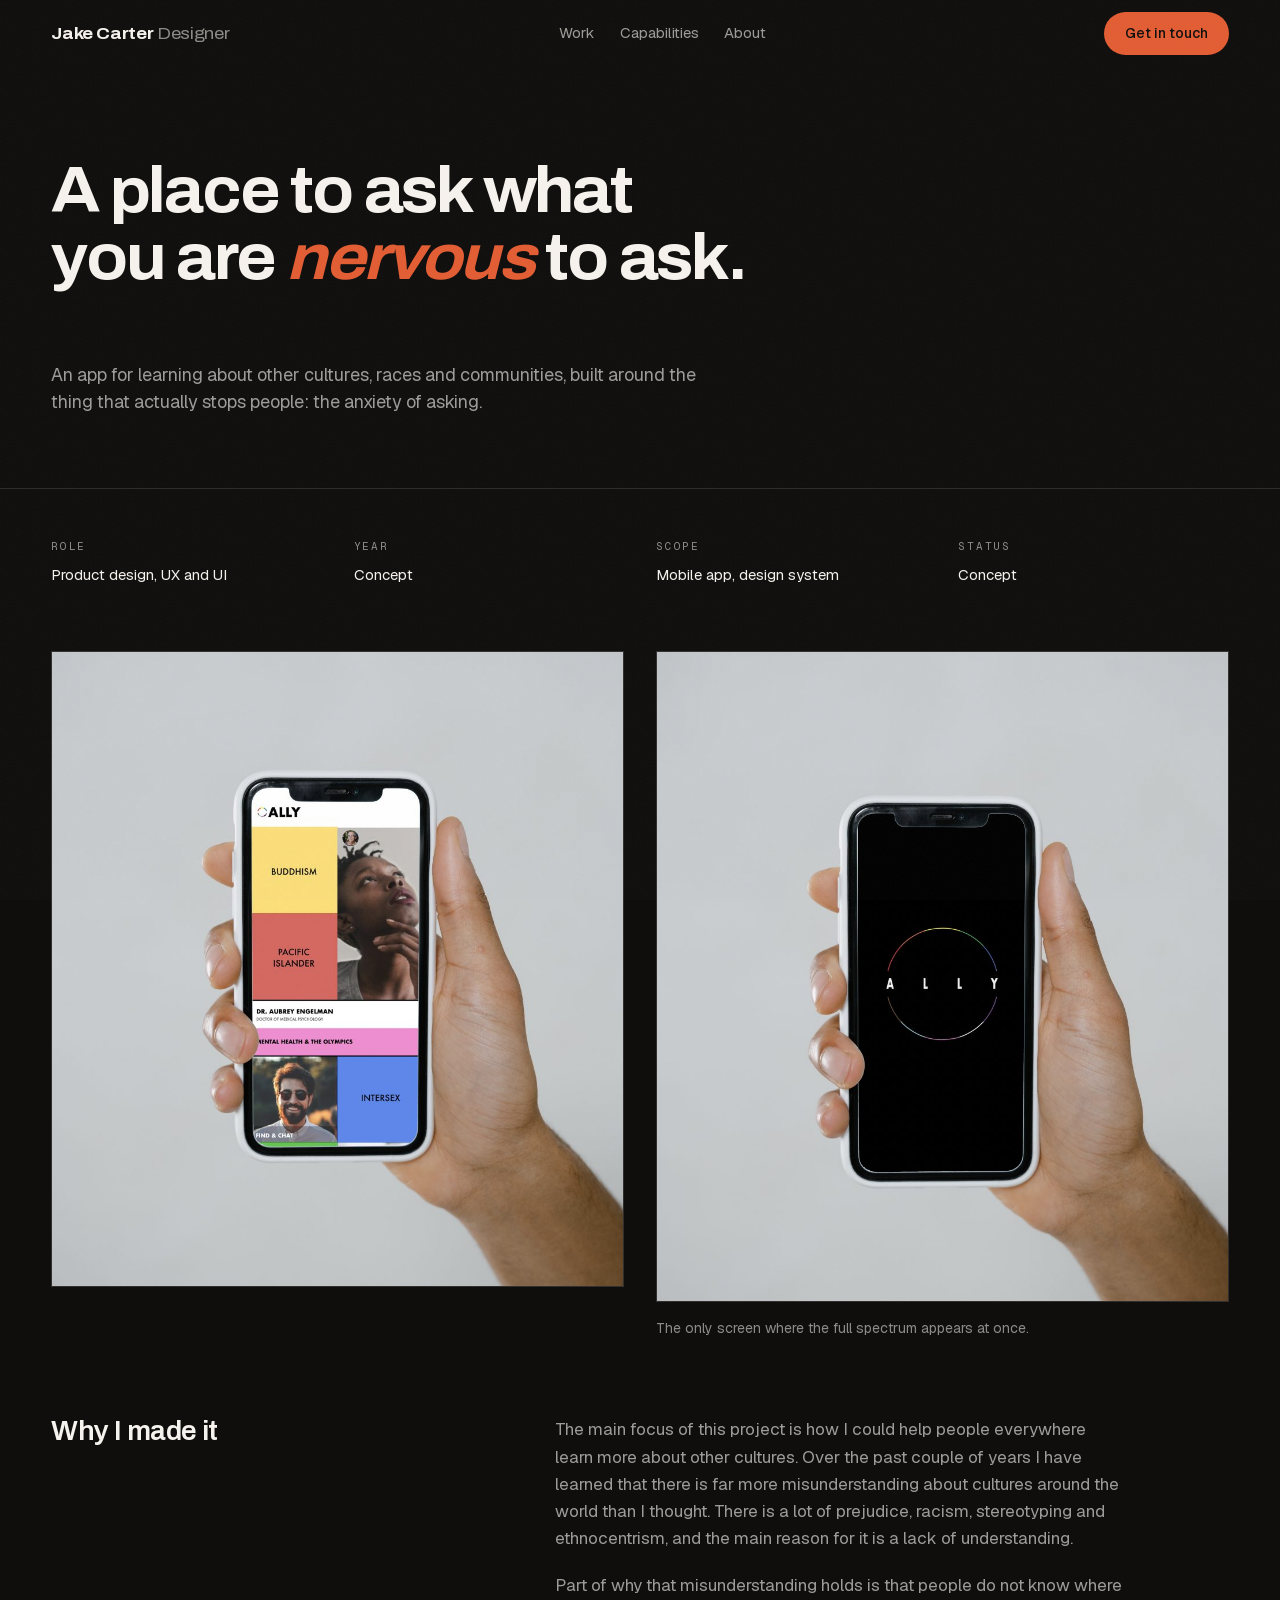
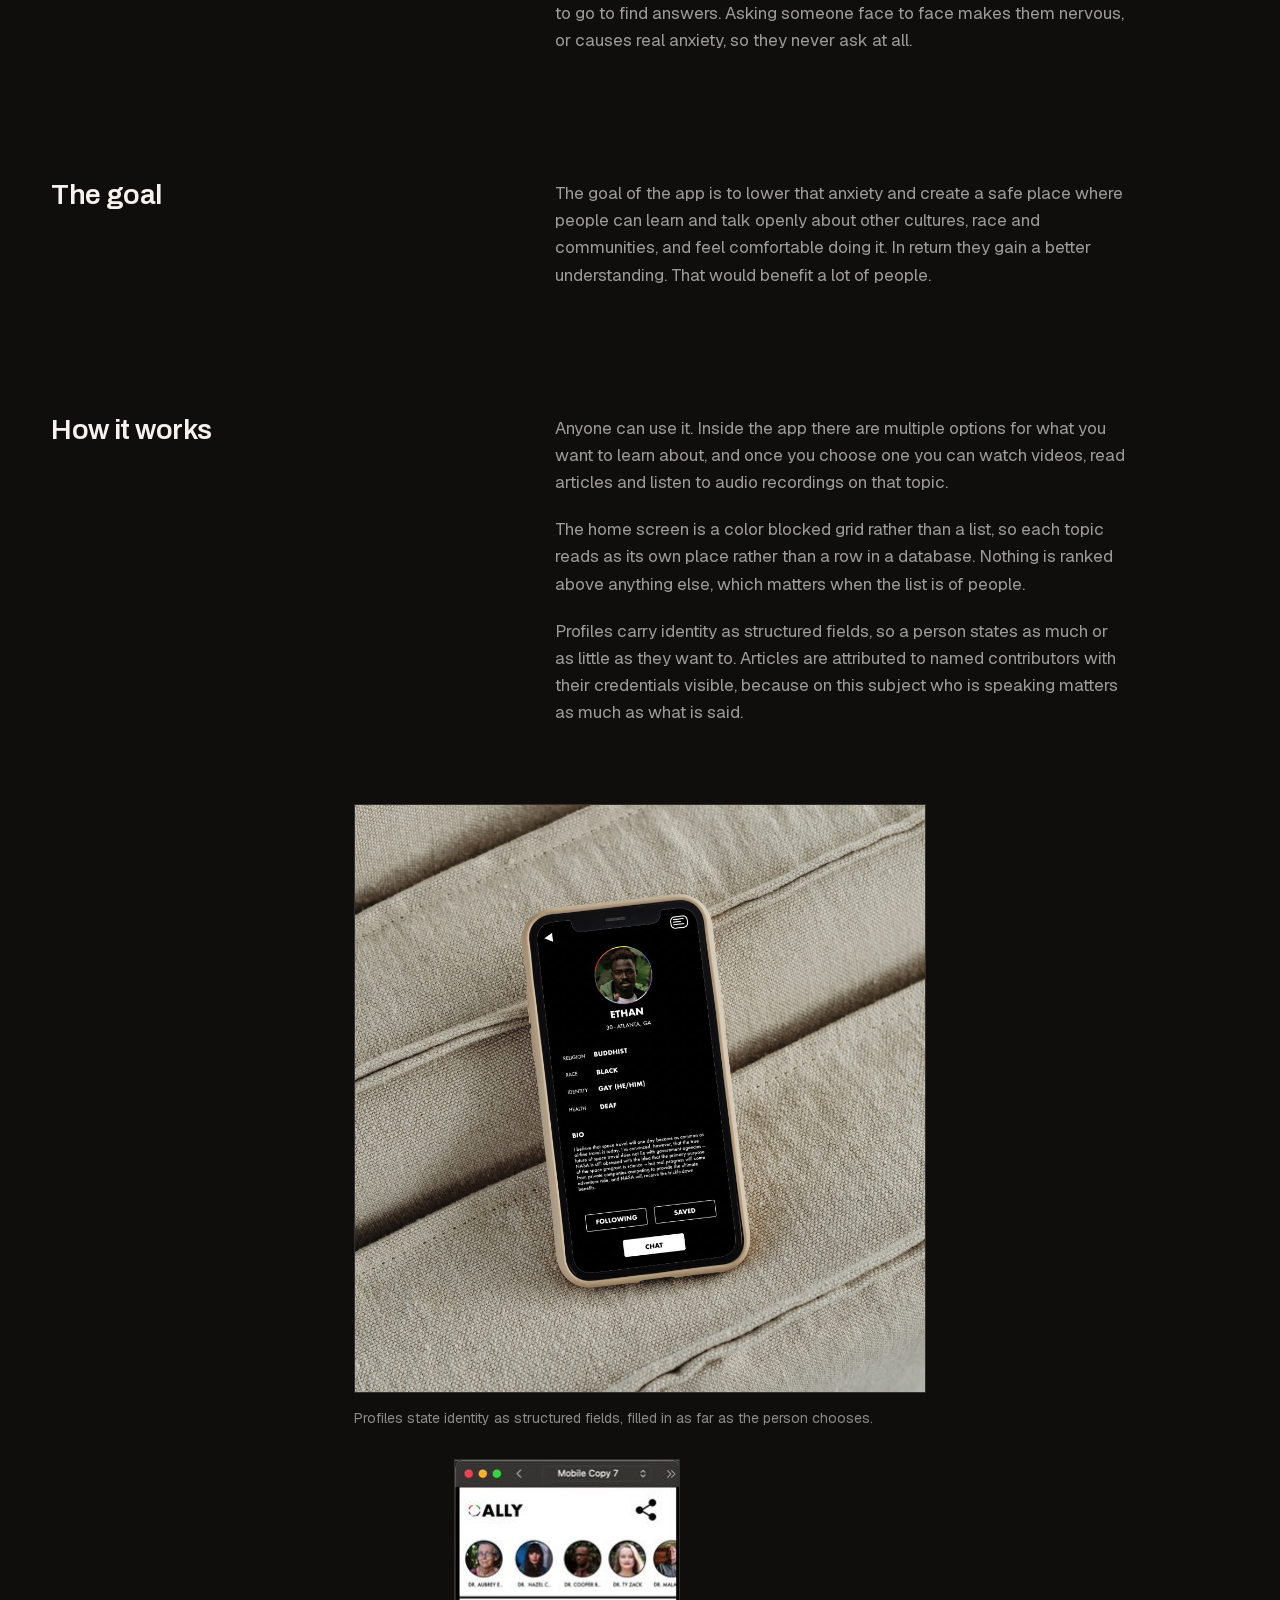
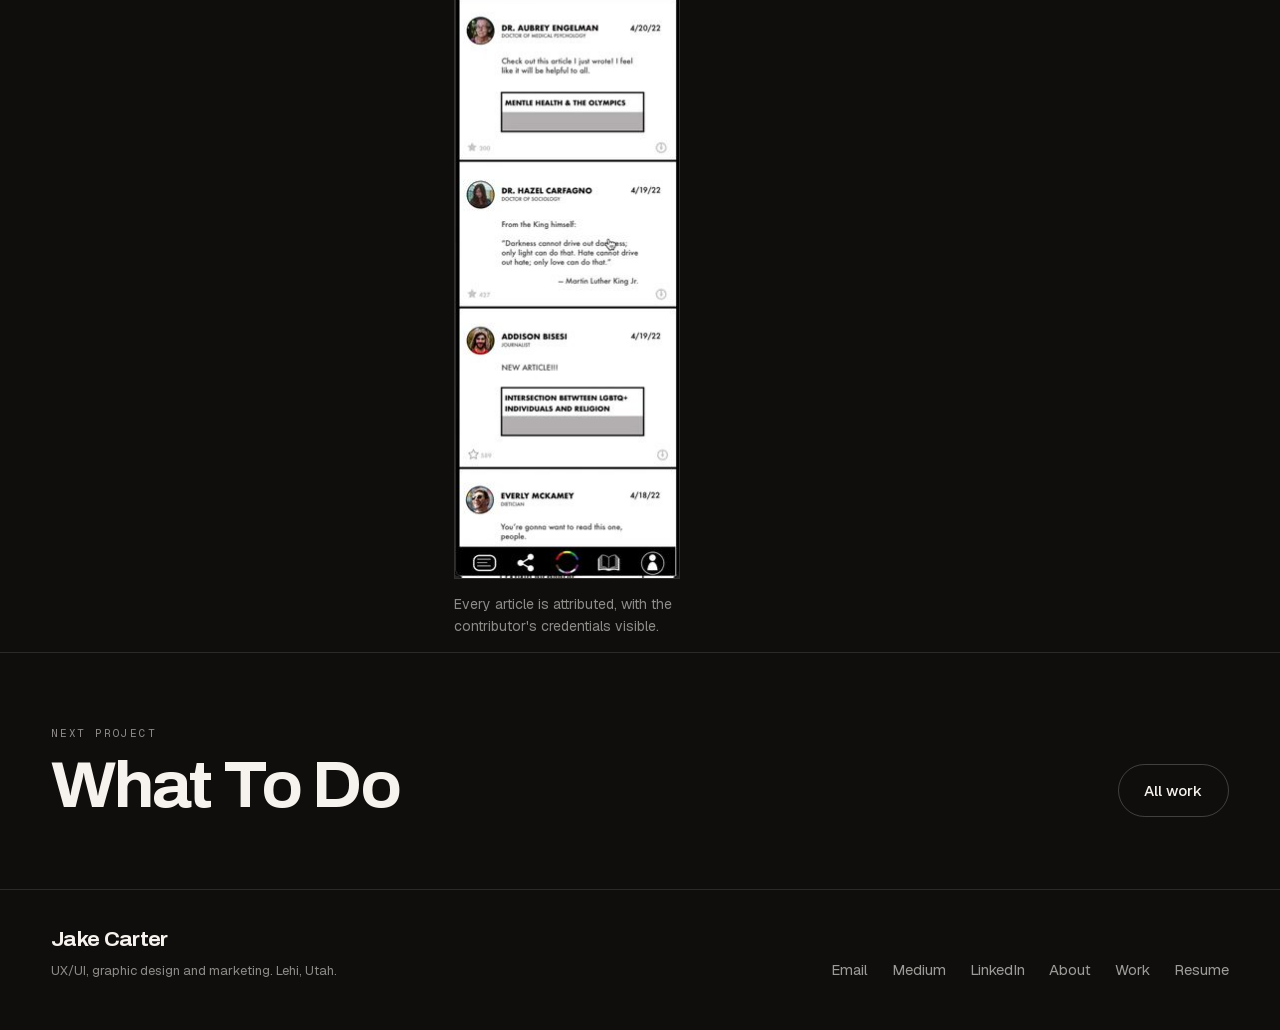
<file: work/ally.html>
<!DOCTYPE html>
<html lang="en">
<head>
<meta charset="UTF-8">
<meta name="viewport" content="width=device-width, initial-scale=1.0">
<title>ALLY - Jake Carter</title>
<meta name="description" content="An app for learning about other cultures, races and communities, built around the thing that actually stops people: the anxiety of asking.">
<meta name="theme-color" content="#0f0e0d">
<link rel="canonical" href="https://jakeacarter20.github.io/jake-carter-portfolio/work/ally.html">
<meta property="og:url" content="https://jakeacarter20.github.io/jake-carter-portfolio/work/ally.html">
<meta property="og:type" content="article">
<meta property="og:title" content="ALLY - Jake Carter">
<meta property="og:description" content="An app for learning about other cultures, races and communities, built around the thing that actually stops people: the anxiety of asking.">
<meta property="og:image" content="https://jakeacarter20.github.io/jake-carter-portfolio/assets/img/og-card.jpg">
<meta name="twitter:card" content="summary_large_image">
<link rel="icon" href="data:image/svg+xml,<svg xmlns=%22http://www.w3.org/2000/svg%22 viewBox=%220 0 100 100%22><rect width=%22100%22 height=%22100%22 fill=%22%230f0e0d%22/><text x=%2250%22 y=%2270%22 font-family=%22Helvetica,Arial%22 font-weight=%22bold%22 font-size=%2258%22 fill=%22%23e35d33%22 text-anchor=%22middle%22>J</text></svg>">
<link rel="preload" href="../assets/fonts/Archivo-latin.woff2" as="font" type="font/woff2" crossorigin>
<link rel="stylesheet" href="../css/site.css">
</head>
<body>

<a class="skip-link" href="#main">Skip to main content</a>
<div class="grain" aria-hidden="true"></div>
<div data-nav-sentinel aria-hidden="true" style="position:absolute;top:0;height:1px;width:100%"></div>

<header class="nav" data-stuck="false" data-open="false">
  <div class="nav__inner">
    <a href="../index.html" class="nav__brand">Jake Carter <span>Designer</span></a>
    <ul class="nav__links">
      <li><a href="../index.html#work">Work</a></li>
      <li><a href="../index.html#capabilities">Capabilities</a></li>
      <li><a href="../about.html">About</a></li>
      <li class="nav__links-cta"><a href="../index.html#contact" class="btn btn--primary">Get in touch</a></li>
    </ul>
    <a href="../index.html#contact" class="btn btn--primary nav__cta">Get in touch</a>
    <button class="nav__toggle" aria-expanded="false" aria-controls="primary-nav">Menu</button>
  </div>
</header>

<main id="main">

  <section class="cs-hero">
    <div class="shell">
      <div class="grid12">
        <h1 class="display d-section cs-hero__title">
          <span class="line-mask"><span>A place to ask what you are <i class="em">nervous</i> to ask.</span></span>
        </h1>
        <p class="lede cs-hero__lede reveal" style="--d:200ms;max-width:56ch">An app for learning about other cultures, races and communities, built around the thing that actually stops people: the anxiety of asking.</p>
      </div>
    </div>
  </section>

  <section class="cs-facts">
    <div class="shell">
      <dl class="grid12" data-stagger style="row-gap:1.75rem">
        <div class="cs-facts__item reveal"><dt class="label">Role</dt><dd>Product design, UX and UI</dd></div>
        <div class="cs-facts__item reveal"><dt class="label">Year</dt><dd>Concept</dd></div>
        <div class="cs-facts__item reveal"><dt class="label">Scope</dt><dd>Mobile app, design system</dd></div>
        <div class="cs-facts__item reveal"><dt class="label">Status</dt><dd>Concept</dd></div>
      </dl>
    </div>
  </section>

  <section style="padding-block:clamp(0.6rem,1.6vh,1.1rem)">
    <div class="shell">
      <div class="cs-grid">
        <figure class="cs-cell cs-cell--half reveal" style="--ar:990/1100;--iw:990px">
          <div class="media">
            <div class="media__slot"><span class="mark">ALLY</span></div>
            <img src="../assets/work/ally-home.jpg" alt="ALLY home screen, a color blocked grid of identity and community topics" loading="eager">
          </div>
        </figure>
        <figure class="cs-cell cs-cell--half reveal" style="--ar:990/1126;--iw:990px">
          <div class="media">
            <div class="media__slot"><span class="mark">ALLY</span></div>
            <img src="../assets/work/ally-splash.jpg" alt="ALLY splash screen, the wordmark inside a spectrum ring" loading="lazy">
          </div>
          <figcaption class="cs-caption">The only screen where the full spectrum appears at once.</figcaption>
        </figure>
      </div>
    </div>
  </section>

  <section class="cs-block">
    <div class="shell">
      <div class="grid12">
        <div class="cs-block__head reveal"><h2 class="d-sub">Why I made it</h2></div>
        <div class="cs-block__body reveal" style="--d:120ms">
          <p>The main focus of this project is how I could help people everywhere learn more about other cultures. Over the past couple of years I have learned that there is far more misunderstanding about cultures around the world than I thought. There is a lot of prejudice, racism, stereotyping and ethnocentrism, and the main reason for it is a lack of understanding.</p>
          <p>Part of why that misunderstanding holds is that people do not know where to go to find answers. Asking someone face to face makes them nervous, or causes real anxiety, so they never ask at all.</p>
        </div>
      </div>
    </div>
  </section>

  <section class="cs-block">
    <div class="shell">
      <div class="grid12">
        <div class="cs-block__head reveal"><h2 class="d-sub">The goal</h2></div>
        <div class="cs-block__body reveal" style="--d:120ms">
          <p>The goal of the app is to lower that anxiety and create a safe place where people can learn and talk openly about other cultures, race and communities, and feel comfortable doing it. In return they gain a better understanding. That would benefit a lot of people.</p>
        </div>
      </div>
    </div>
  </section>

  <section class="cs-block">
    <div class="shell">
      <div class="grid12">
        <div class="cs-block__head reveal"><h2 class="d-sub">How it works</h2></div>
        <div class="cs-block__body reveal" style="--d:120ms">
          <p>Anyone can use it. Inside the app there are multiple options for what you want to learn about, and once you choose one you can watch videos, read articles and listen to audio recordings on that topic.</p>
          <p>The home screen is a color blocked grid rather than a list, so each topic reads as its own place rather than a row in a database. Nothing is ranked above anything else, which matters when the list is of people.</p>
          <p>Profiles carry identity as structured fields, so a person states as much or as little as they want to. Articles are attributed to named contributors with their credentials visible, because on this subject who is speaking matters as much as what is said.</p>
        </div>
      </div>
    </div>
  </section>


  <section style="padding-block:clamp(0.6rem,1.6vh,1.1rem)">
    <div class="shell">
      <div class="cs-grid">
        <figure class="cs-cell cs-cell--half reveal" style="--cs:4;--ar:1060/1090;--iw:1060px">
          <div class="media">
            <div class="media__slot"><span class="mark">ALLY</span></div>
            <img src="../assets/work/ally-profile.jpg" alt="An ALLY contributor profile showing structured identity fields" loading="lazy">
          </div>
          <figcaption class="cs-caption">Profiles state identity as structured fields, filled in as far as the person chooses.</figcaption>
        </figure>
      </div>
    </div>
  </section>

  <section style="padding-block:clamp(0.6rem,1.6vh,1.1rem)">
    <div class="shell">
      <div class="cs-grid">
        <figure class="cs-cell cs-cell--quarter reveal" style="--cs:5;--ar:226/720;--iw:226px">
          <div class="media">
            <div class="media__slot"><span class="mark">ALLY</span></div>
            <img src="../assets/work/ally-feed.jpg" alt="The ALLY article feed with contributions attributed to named authors" loading="lazy">
          </div>
          <figcaption class="cs-caption">Every article is attributed, with the contributor's credentials visible.</figcaption>
        </figure>
      </div>
    </div>
  </section>

  <section class="cs-next">
    <div class="shell">
      <div class="grid12" style="align-items:end;row-gap:1.5rem">
        <div style="grid-column:span 8" class="reveal">
          <p class="label" style="margin-bottom:0.75rem">Next project</p>
          <a href="what-to-do.html" class="display d-section">What To Do</a>
        </div>
        <div style="grid-column:span 4;display:flex;justify-content:flex-end" class="reveal">
          <a href="../index.html#work" class="btn btn--ghost">All work</a>
        </div>
      </div>
    </div>
  </section>

</main>

<footer class="foot">
  <div class="shell">
    <div class="grid12 foot__grid">
      <div class="foot__left">
        <p class="display" style="font-size:1.25rem;font-variation-settings:'wdth' 108">Jake Carter</p>
        <p class="foot__note">UX/UI, graphic design and marketing. Lehi, Utah.</p>
      </div>
      <nav class="foot__right" aria-label="Footer">
        <a href="mailto:gridfolk.studio@gmail.com">Email</a>
        <a href="https://jakeacarter20.medium.com" target="_blank" rel="noopener">Medium</a>
        <a href="https://www.linkedin.com/in/jake-carter-57657b15a/" target="_blank" rel="noopener">LinkedIn</a>
        <a href="../about.html">About</a>
        <a href="../index.html#work">Work</a>
        <a href="../assets/files/jake-carter-resume.pdf">Resume</a>
      </nav>
    </div>
  </div>
</footer>

<script src="../js/site.js" defer></script>
</body>
</html>
</file>
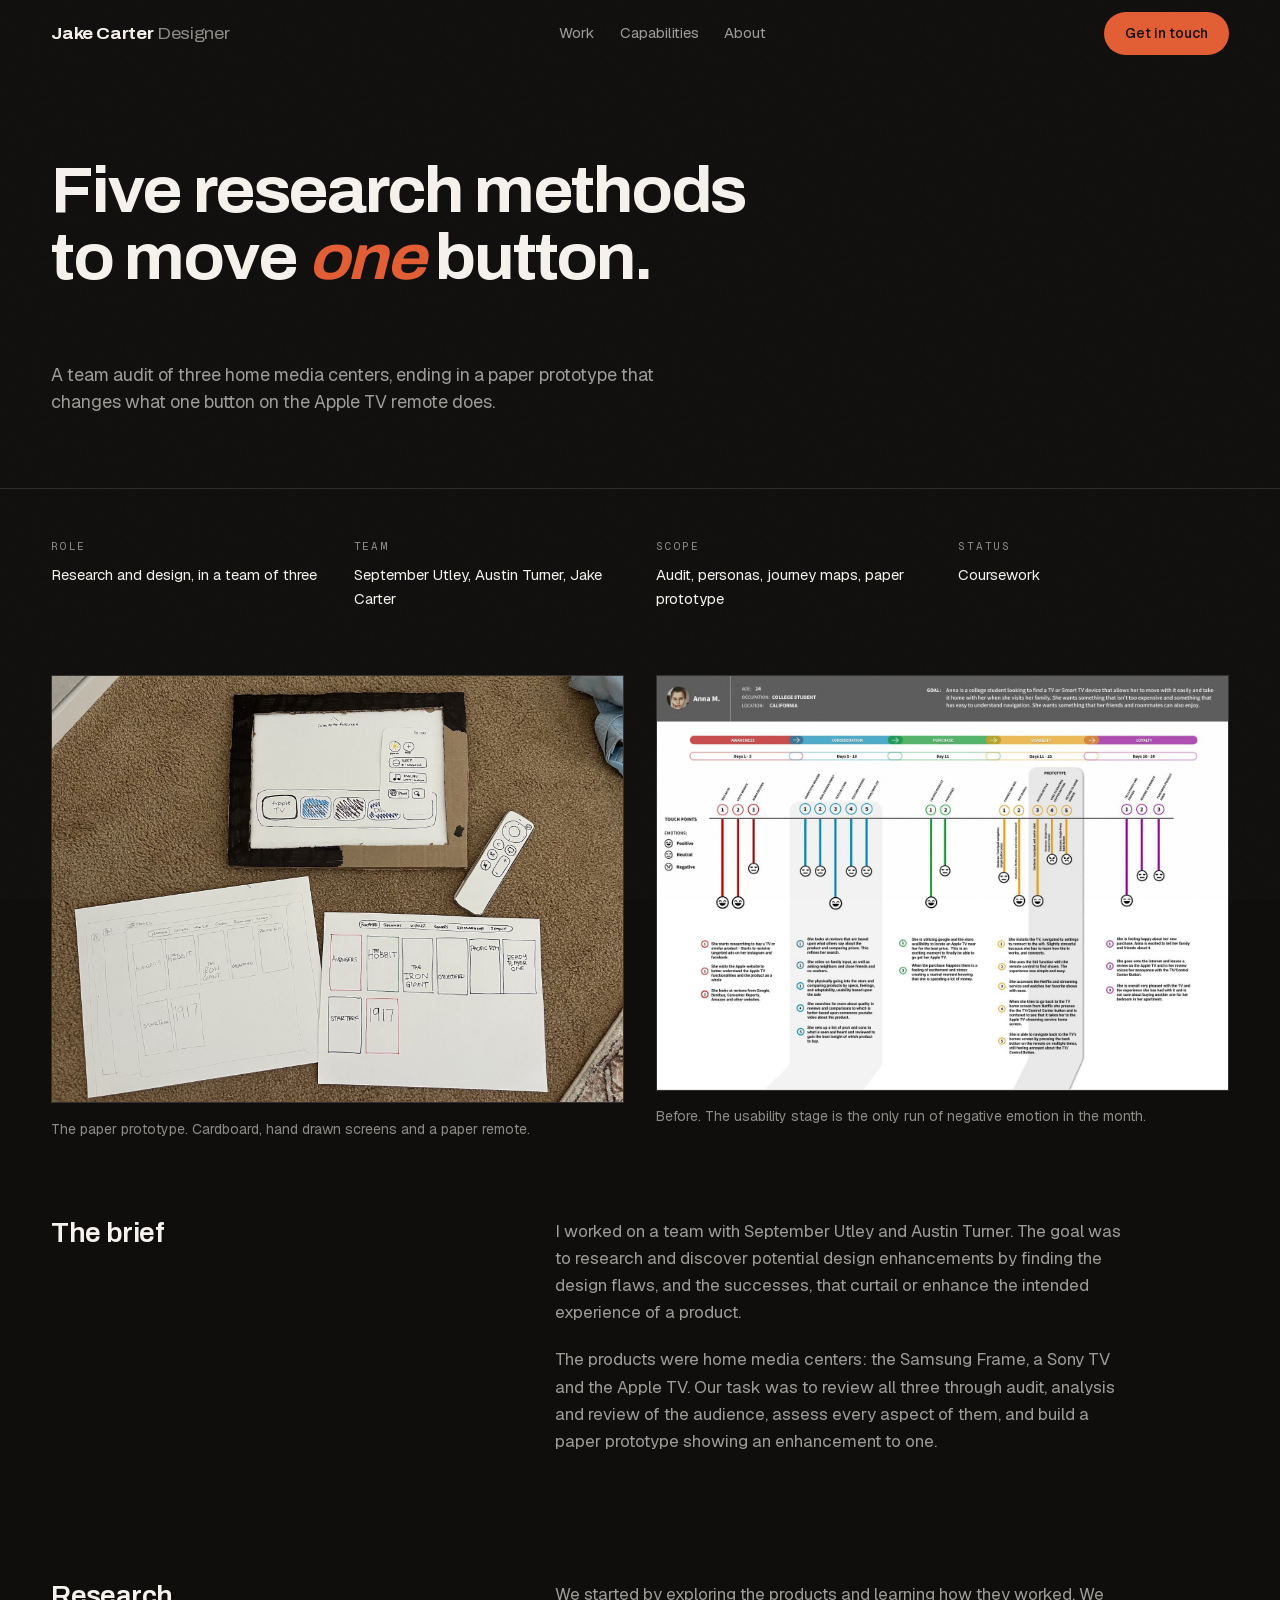
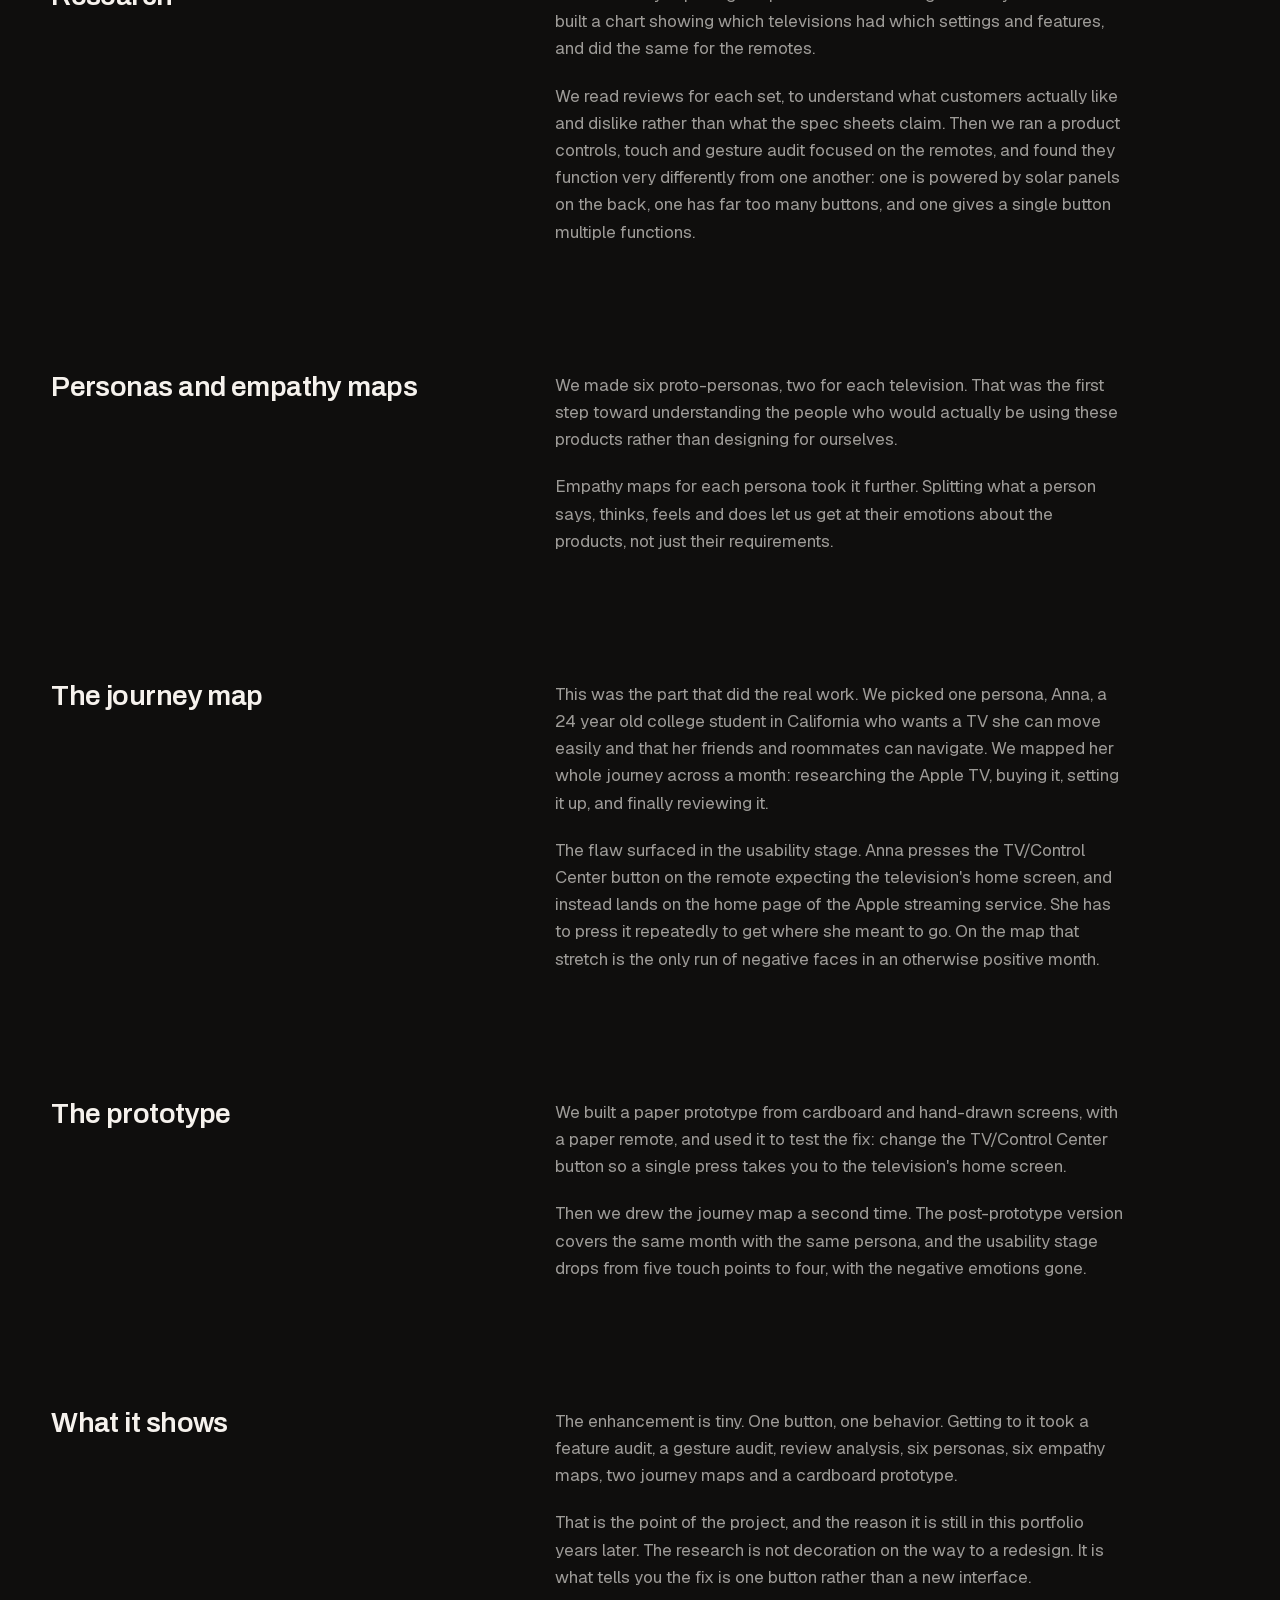
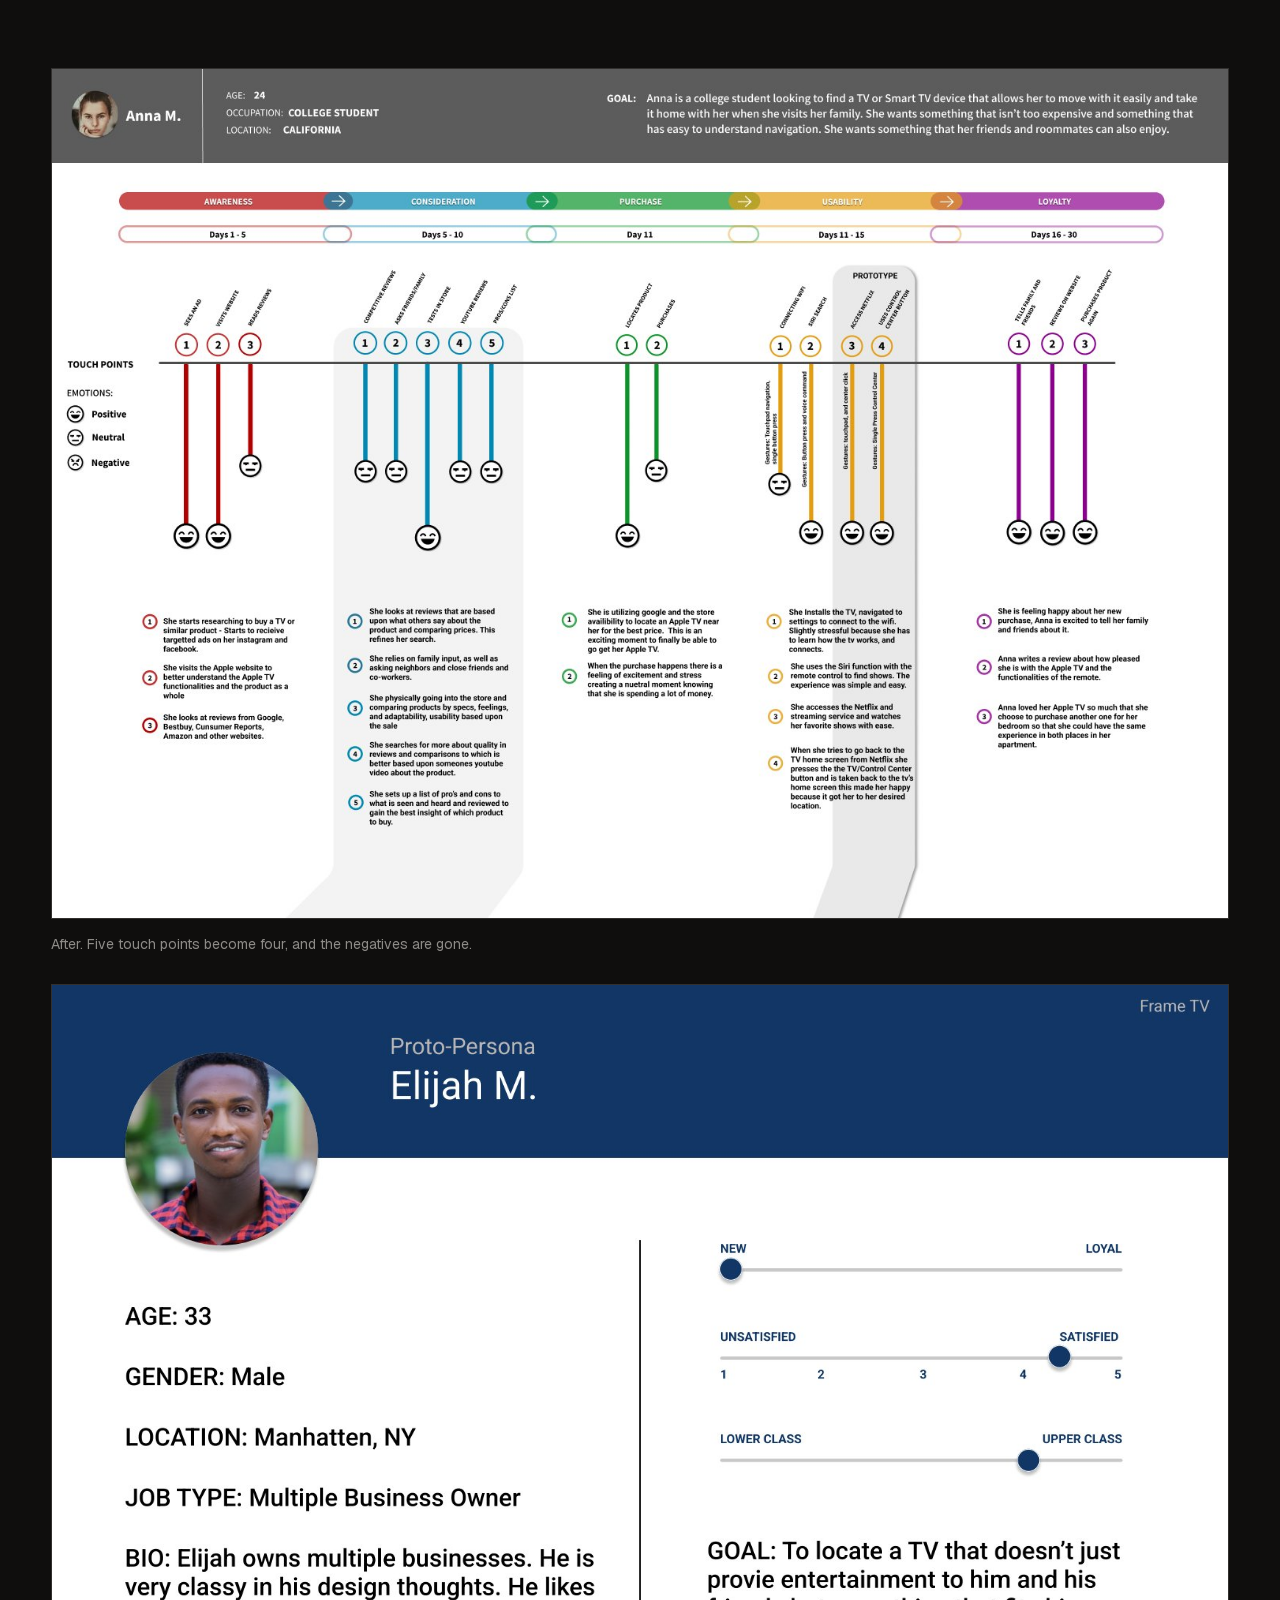
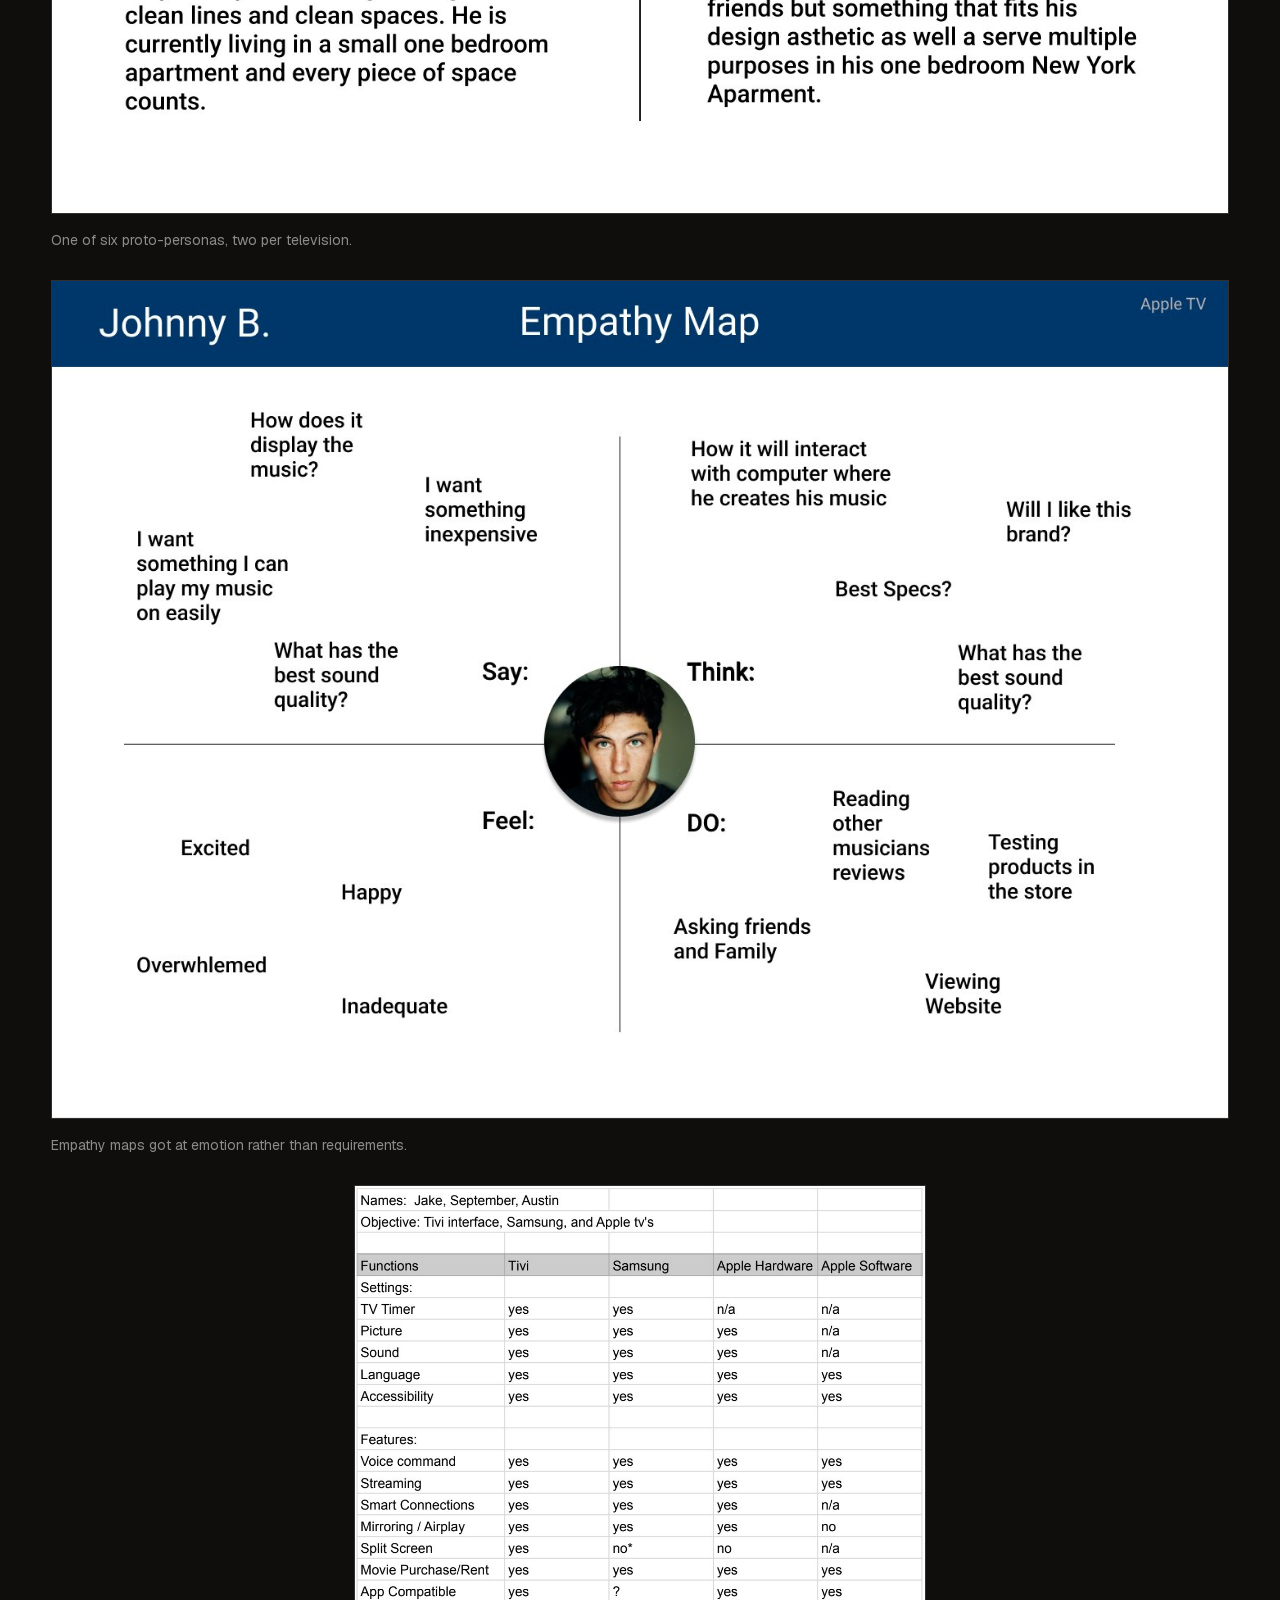
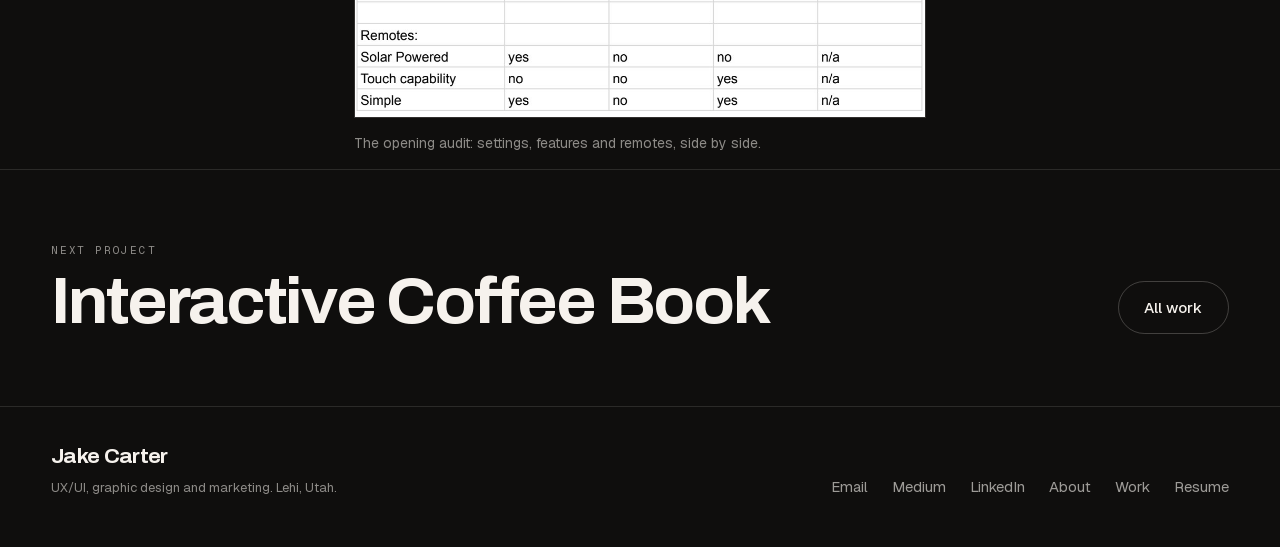
<file: work/apple-tv-enhancement.html>
<!DOCTYPE html>
<html lang="en">
<head>
<meta charset="UTF-8">
<meta name="viewport" content="width=device-width, initial-scale=1.0">
<title>Apple TV enhancement - Jake Carter</title>
<meta name="description" content="A team audit of three home media centers, ending in a paper prototype that changes what one button on the Apple TV remote does.">
<meta name="theme-color" content="#0f0e0d">
<link rel="canonical" href="https://jakeacarter20.github.io/jake-carter-portfolio/work/apple-tv-enhancement.html">
<meta property="og:url" content="https://jakeacarter20.github.io/jake-carter-portfolio/work/apple-tv-enhancement.html">
<meta property="og:type" content="article">
<meta property="og:title" content="Apple TV enhancement - Jake Carter">
<meta property="og:description" content="A team audit of three home media centers, ending in a paper prototype that changes what one button on the Apple TV remote does.">
<meta property="og:image" content="https://jakeacarter20.github.io/jake-carter-portfolio/assets/img/og-card.jpg">
<meta name="twitter:card" content="summary_large_image">
<link rel="icon" href="data:image/svg+xml,<svg xmlns=%22http://www.w3.org/2000/svg%22 viewBox=%220 0 100 100%22><rect width=%22100%22 height=%22100%22 fill=%22%230f0e0d%22/><text x=%2250%22 y=%2270%22 font-family=%22Helvetica,Arial%22 font-weight=%22bold%22 font-size=%2258%22 fill=%22%23e35d33%22 text-anchor=%22middle%22>J</text></svg>">
<link rel="preload" href="../assets/fonts/Archivo-latin.woff2" as="font" type="font/woff2" crossorigin>
<link rel="stylesheet" href="../css/site.css">
</head>
<body>

<a class="skip-link" href="#main">Skip to main content</a>
<div class="grain" aria-hidden="true"></div>
<div data-nav-sentinel aria-hidden="true" style="position:absolute;top:0;height:1px;width:100%"></div>

<header class="nav" data-stuck="false" data-open="false">
  <div class="nav__inner">
    <a href="../index.html" class="nav__brand">Jake Carter <span>Designer</span></a>
    <ul class="nav__links">
      <li><a href="../index.html#work">Work</a></li>
      <li><a href="../index.html#capabilities">Capabilities</a></li>
      <li><a href="../about.html">About</a></li>
      <li class="nav__links-cta"><a href="../index.html#contact" class="btn btn--primary">Get in touch</a></li>
    </ul>
    <a href="../index.html#contact" class="btn btn--primary nav__cta">Get in touch</a>
    <button class="nav__toggle" aria-expanded="false" aria-controls="primary-nav">Menu</button>
  </div>
</header>

<main id="main">

  <section class="cs-hero">
    <div class="shell">
      <div class="grid12">
        <h1 class="display d-section cs-hero__title">
          <span class="line-mask"><span>Five research methods to move <i class="em">one</i> button.</span></span>
        </h1>
        <p class="lede cs-hero__lede reveal" style="--d:200ms;max-width:56ch">A team audit of three home media centers, ending in a paper prototype that changes what one button on the Apple TV remote does.</p>
      </div>
    </div>
  </section>

  <section class="cs-facts">
    <div class="shell">
      <dl class="grid12" data-stagger style="row-gap:1.75rem">
        <div class="cs-facts__item reveal"><dt class="label">Role</dt><dd>Research and design, in a team of three</dd></div>
        <div class="cs-facts__item reveal"><dt class="label">Team</dt><dd>September Utley, Austin Turner, Jake Carter</dd></div>
        <div class="cs-facts__item reveal"><dt class="label">Scope</dt><dd>Audit, personas, journey maps, paper prototype</dd></div>
        <div class="cs-facts__item reveal"><dt class="label">Status</dt><dd>Coursework</dd></div>
      </dl>
    </div>
  </section>

  <section style="padding-block:clamp(0.6rem,1.6vh,1.1rem)">
    <div class="shell">
      <div class="cs-grid">
        <figure class="cs-cell cs-cell--half reveal" style="--ar:1800/1347;--iw:1800px">
          <div class="media">
            <div class="media__slot"><span class="mark">TV</span></div>
            <img src="../assets/work/tv-paper-prototype.jpg" alt="The cardboard paper prototype of the Apple TV interface with a paper remote and hand drawn screens" loading="eager">
          </div>
          <figcaption class="cs-caption">The paper prototype. Cardboard, hand drawn screens and a paper remote.</figcaption>
        </figure>
        <figure class="cs-cell cs-cell--half reveal" style="--ar:1490/1082;--iw:1490px">
          <div class="media">
            <div class="media__slot"><span class="mark">TV</span></div>
            <img src="../assets/work/tv-journey-pre.jpg" alt="Anna's pre-prototype customer journey map across awareness, consideration, purchase, usability and loyalty" loading="lazy">
          </div>
          <figcaption class="cs-caption">Before. The usability stage is the only run of negative emotion in the month.</figcaption>
        </figure>
      </div>
    </div>
  </section>

  <section class="cs-block">
    <div class="shell">
      <div class="grid12">
        <div class="cs-block__head reveal"><h2 class="d-sub">The brief</h2></div>
        <div class="cs-block__body reveal" style="--d:120ms">
          <p>I worked on a team with September Utley and Austin Turner. The goal was to research and discover potential design enhancements by finding the design flaws, and the successes, that curtail or enhance the intended experience of a product.</p>
          <p>The products were home media centers: the Samsung Frame, a Sony TV and the Apple TV. Our task was to review all three through audit, analysis and review of the audience, assess every aspect of them, and build a paper prototype showing an enhancement to one.</p>
        </div>
      </div>
    </div>
  </section>

  <section class="cs-block">
    <div class="shell">
      <div class="grid12">
        <div class="cs-block__head reveal"><h2 class="d-sub">Research</h2></div>
        <div class="cs-block__body reveal" style="--d:120ms">
          <p>We started by exploring the products and learning how they worked. We built a chart showing which televisions had which settings and features, and did the same for the remotes.</p>
          <p>We read reviews for each set, to understand what customers actually like and dislike rather than what the spec sheets claim. Then we ran a product controls, touch and gesture audit focused on the remotes, and found they function very differently from one another: one is powered by solar panels on the back, one has far too many buttons, and one gives a single button multiple functions.</p>
        </div>
      </div>
    </div>
  </section>

  <section class="cs-block">
    <div class="shell">
      <div class="grid12">
        <div class="cs-block__head reveal"><h2 class="d-sub">Personas and empathy maps</h2></div>
        <div class="cs-block__body reveal" style="--d:120ms">
          <p>We made six proto-personas, two for each television. That was the first step toward understanding the people who would actually be using these products rather than designing for ourselves.</p>
          <p>Empathy maps for each persona took it further. Splitting what a person says, thinks, feels and does let us get at their emotions about the products, not just their requirements.</p>
        </div>
      </div>
    </div>
  </section>

  <section class="cs-block">
    <div class="shell">
      <div class="grid12">
        <div class="cs-block__head reveal"><h2 class="d-sub">The journey map</h2></div>
        <div class="cs-block__body reveal" style="--d:120ms">
          <p>This was the part that did the real work. We picked one persona, Anna, a 24 year old college student in California who wants a TV she can move easily and that her friends and roommates can navigate. We mapped her whole journey across a month: researching the Apple TV, buying it, setting it up, and finally reviewing it.</p>
          <p>The flaw surfaced in the usability stage. Anna presses the TV/Control Center button on the remote expecting the television's home screen, and instead lands on the home page of the Apple streaming service. She has to press it repeatedly to get where she meant to go. On the map that stretch is the only run of negative faces in an otherwise positive month.</p>
        </div>
      </div>
    </div>
  </section>

  <section class="cs-block">
    <div class="shell">
      <div class="grid12">
        <div class="cs-block__head reveal"><h2 class="d-sub">The prototype</h2></div>
        <div class="cs-block__body reveal" style="--d:120ms">
          <p>We built a paper prototype from cardboard and hand-drawn screens, with a paper remote, and used it to test the fix: change the TV/Control Center button so a single press takes you to the television's home screen.</p>
          <p>Then we drew the journey map a second time. The post-prototype version covers the same month with the same persona, and the usability stage drops from five touch points to four, with the negative emotions gone.</p>
        </div>
      </div>
    </div>
  </section>

  <section class="cs-block">
    <div class="shell">
      <div class="grid12">
        <div class="cs-block__head reveal"><h2 class="d-sub">What it shows</h2></div>
        <div class="cs-block__body reveal" style="--d:120ms">
          <p>The enhancement is tiny. One button, one behavior. Getting to it took a feature audit, a gesture audit, review analysis, six personas, six empathy maps, two journey maps and a cardboard prototype.</p>
          <p>That is the point of the project, and the reason it is still in this portfolio years later. The research is not decoration on the way to a redesign. It is what tells you the fix is one button rather than a new interface.</p>
        </div>
      </div>
    </div>
  </section>

  <section style="padding-block:clamp(0.6rem,1.6vh,1.1rem)">
    <div class="shell">
      <div class="cs-grid">
        <figure class="cs-cell cs-cell--wide reveal" style="--ar:1490/1076;--iw:1490px">
          <div class="media">
            <div class="media__slot"><span class="mark">TV</span></div>
            <img src="../assets/work/tv-journey-post.jpg" alt="Anna's post-prototype customer journey map with the usability stage resolved" loading="lazy">
          </div>
          <figcaption class="cs-caption">After. Five touch points become four, and the negatives are gone.</figcaption>
        </figure>
      </div>
    </div>
  </section>

  <section style="padding-block:clamp(0.6rem,1.6vh,1.1rem)">
    <div class="shell">
      <div class="cs-grid">
        <figure class="cs-cell cs-cell--wide reveal" style="--ar:1598/1126;--iw:1598px">
          <div class="media">
            <div class="media__slot"><span class="mark">TV</span></div>
            <img src="../assets/work/tv-persona.jpg" alt="Proto-persona for Elijah M., a business owner considering the Samsung Frame TV" loading="lazy">
          </div>
          <figcaption class="cs-caption">One of six proto-personas, two per television.</figcaption>
        </figure>
      </div>
    </div>
  </section>

  <section style="padding-block:clamp(0.6rem,1.6vh,1.1rem)">
    <div class="shell">
      <div class="cs-grid">
        <figure class="cs-cell cs-cell--wide reveal" style="--ar:1436/1024;--iw:1436px">
          <div class="media">
            <div class="media__slot"><span class="mark">TV</span></div>
            <img src="../assets/work/tv-empathy-map.jpg" alt="Empathy map for Johnny B. split into say, think, feel and do" loading="lazy">
          </div>
          <figcaption class="cs-caption">Empathy maps got at emotion rather than requirements.</figcaption>
        </figure>
      </div>
    </div>
  </section>

  <section style="padding-block:clamp(0.6rem,1.6vh,1.1rem)">
    <div class="shell">
      <div class="cs-grid">
        <figure class="cs-cell cs-cell--half reveal" style="--cs:4;--ar:1082/1006;--iw:1082px">
          <div class="media">
            <div class="media__slot"><span class="mark">TV</span></div>
            <img src="../assets/work/tv-feature-audit.jpg" alt="Feature comparison chart covering settings, features and remotes for each television" loading="lazy">
          </div>
          <figcaption class="cs-caption">The opening audit: settings, features and remotes, side by side.</figcaption>
        </figure>
      </div>
    </div>
  </section>

  <section class="cs-next">
    <div class="shell">
      <div class="grid12" style="align-items:end;row-gap:1.5rem">
        <div style="grid-column:span 8" class="reveal">
          <p class="label" style="margin-bottom:0.75rem">Next project</p>
          <a href="interactive-coffee-book.html" class="display d-section">Interactive Coffee Book</a>
        </div>
        <div style="grid-column:span 4;display:flex;justify-content:flex-end" class="reveal">
          <a href="../index.html#work" class="btn btn--ghost">All work</a>
        </div>
      </div>
    </div>
  </section>

</main>




<footer class="foot">
  <div class="shell">
    <div class="grid12 foot__grid">
      <div class="foot__left">
        <p class="display" style="font-size:1.25rem;font-variation-settings:'wdth' 108">Jake Carter</p>
        <p class="foot__note">UX/UI, graphic design and marketing. Lehi, Utah.</p>
      </div>
      <nav class="foot__right" aria-label="Footer">
        <a href="mailto:gridfolk.studio@gmail.com">Email</a>
        <a href="https://jakeacarter20.medium.com" target="_blank" rel="noopener">Medium</a>
        <a href="https://www.linkedin.com/in/jake-carter-57657b15a/" target="_blank" rel="noopener">LinkedIn</a>
        <a href="../about.html">About</a>
        <a href="../index.html#work">Work</a>
        <a href="../assets/files/jake-carter-resume.pdf">Resume</a>
      </nav>
    </div>
  </div>
</footer>

<script src="../js/site.js" defer></script>
</body>
</html>
</file>
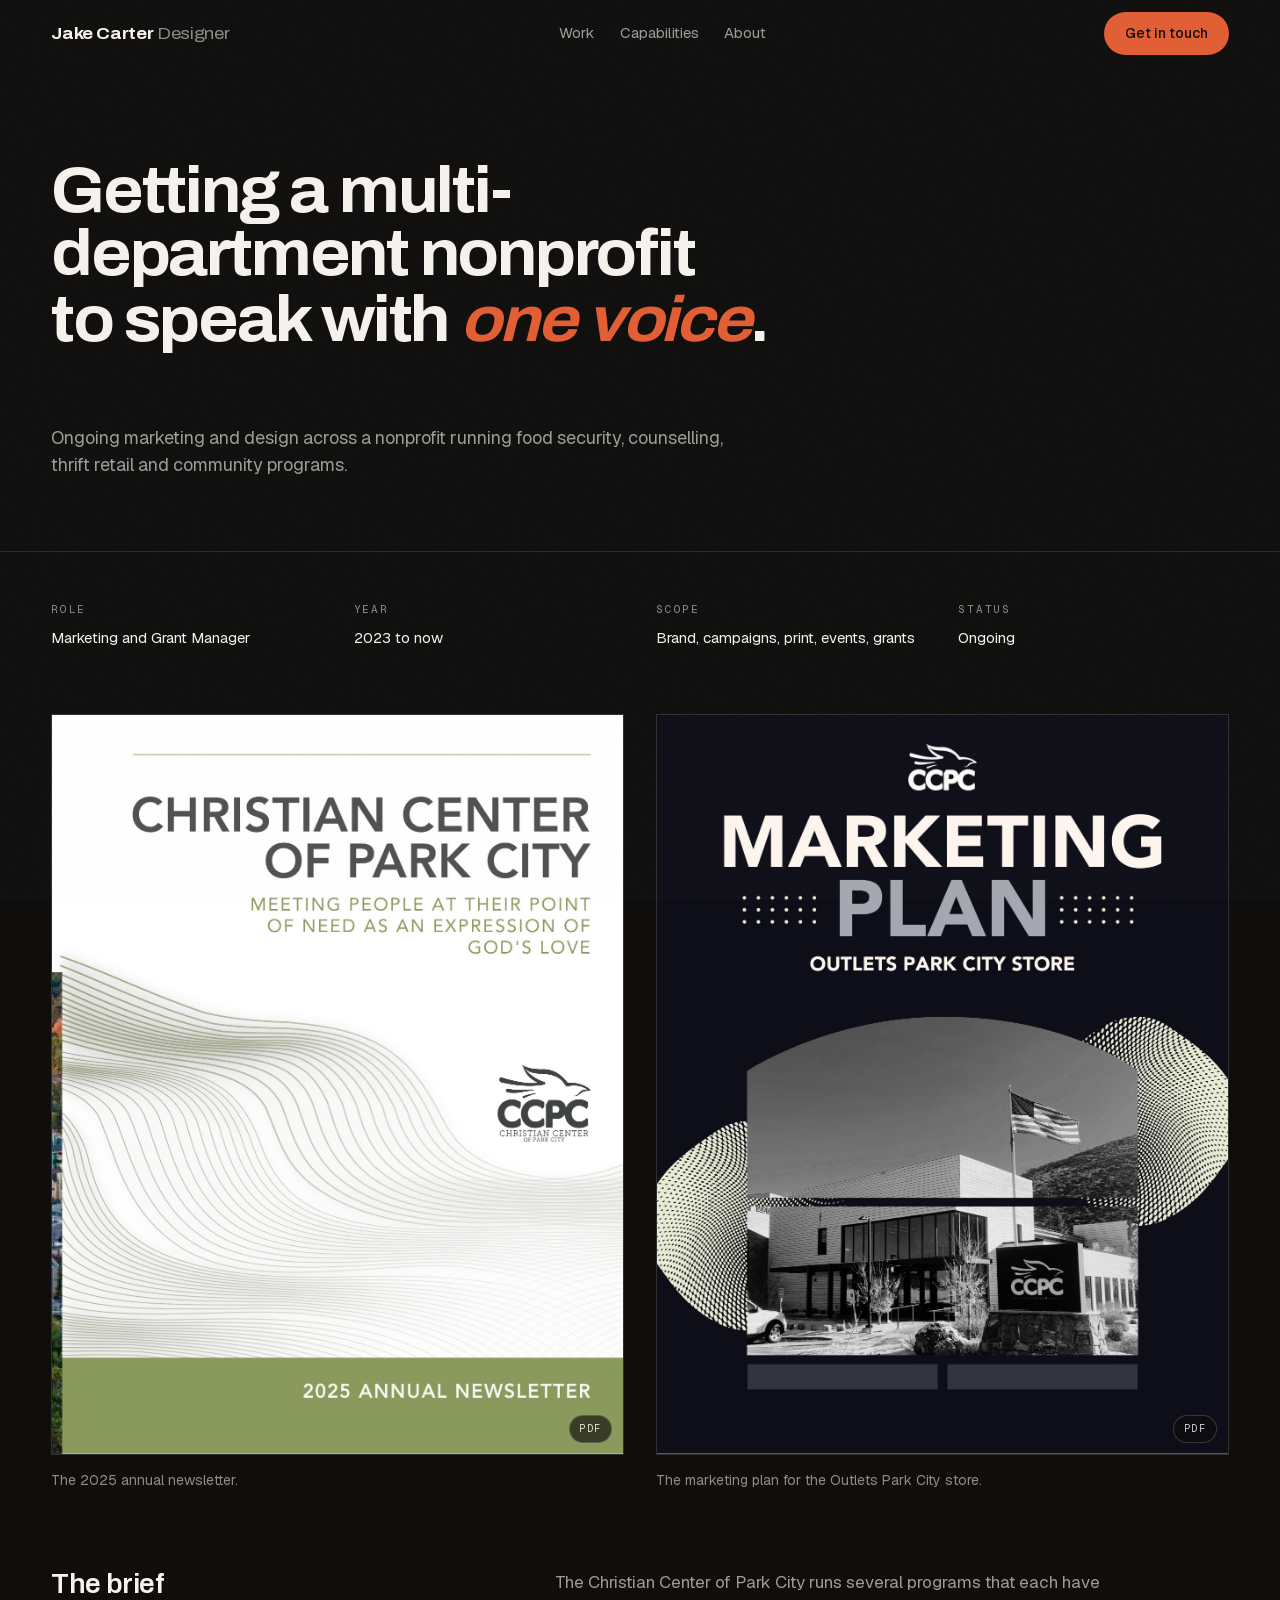
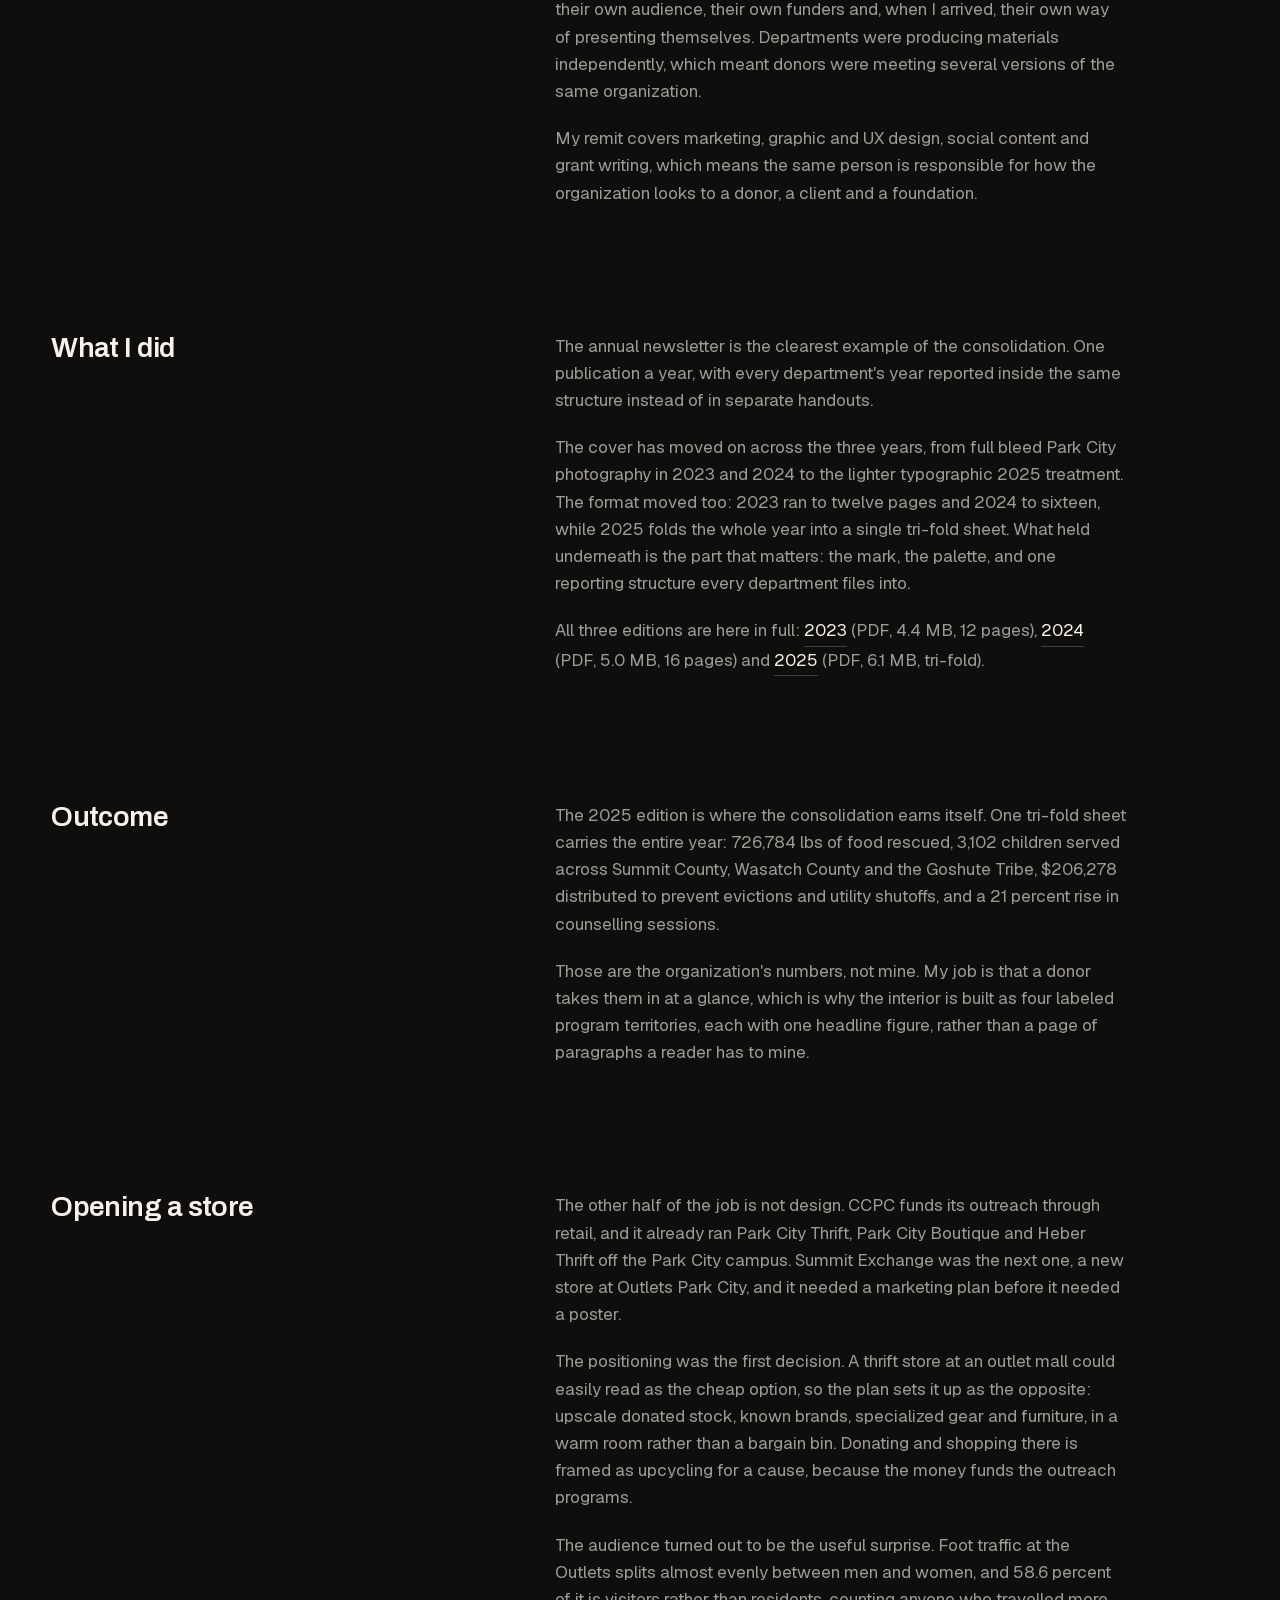
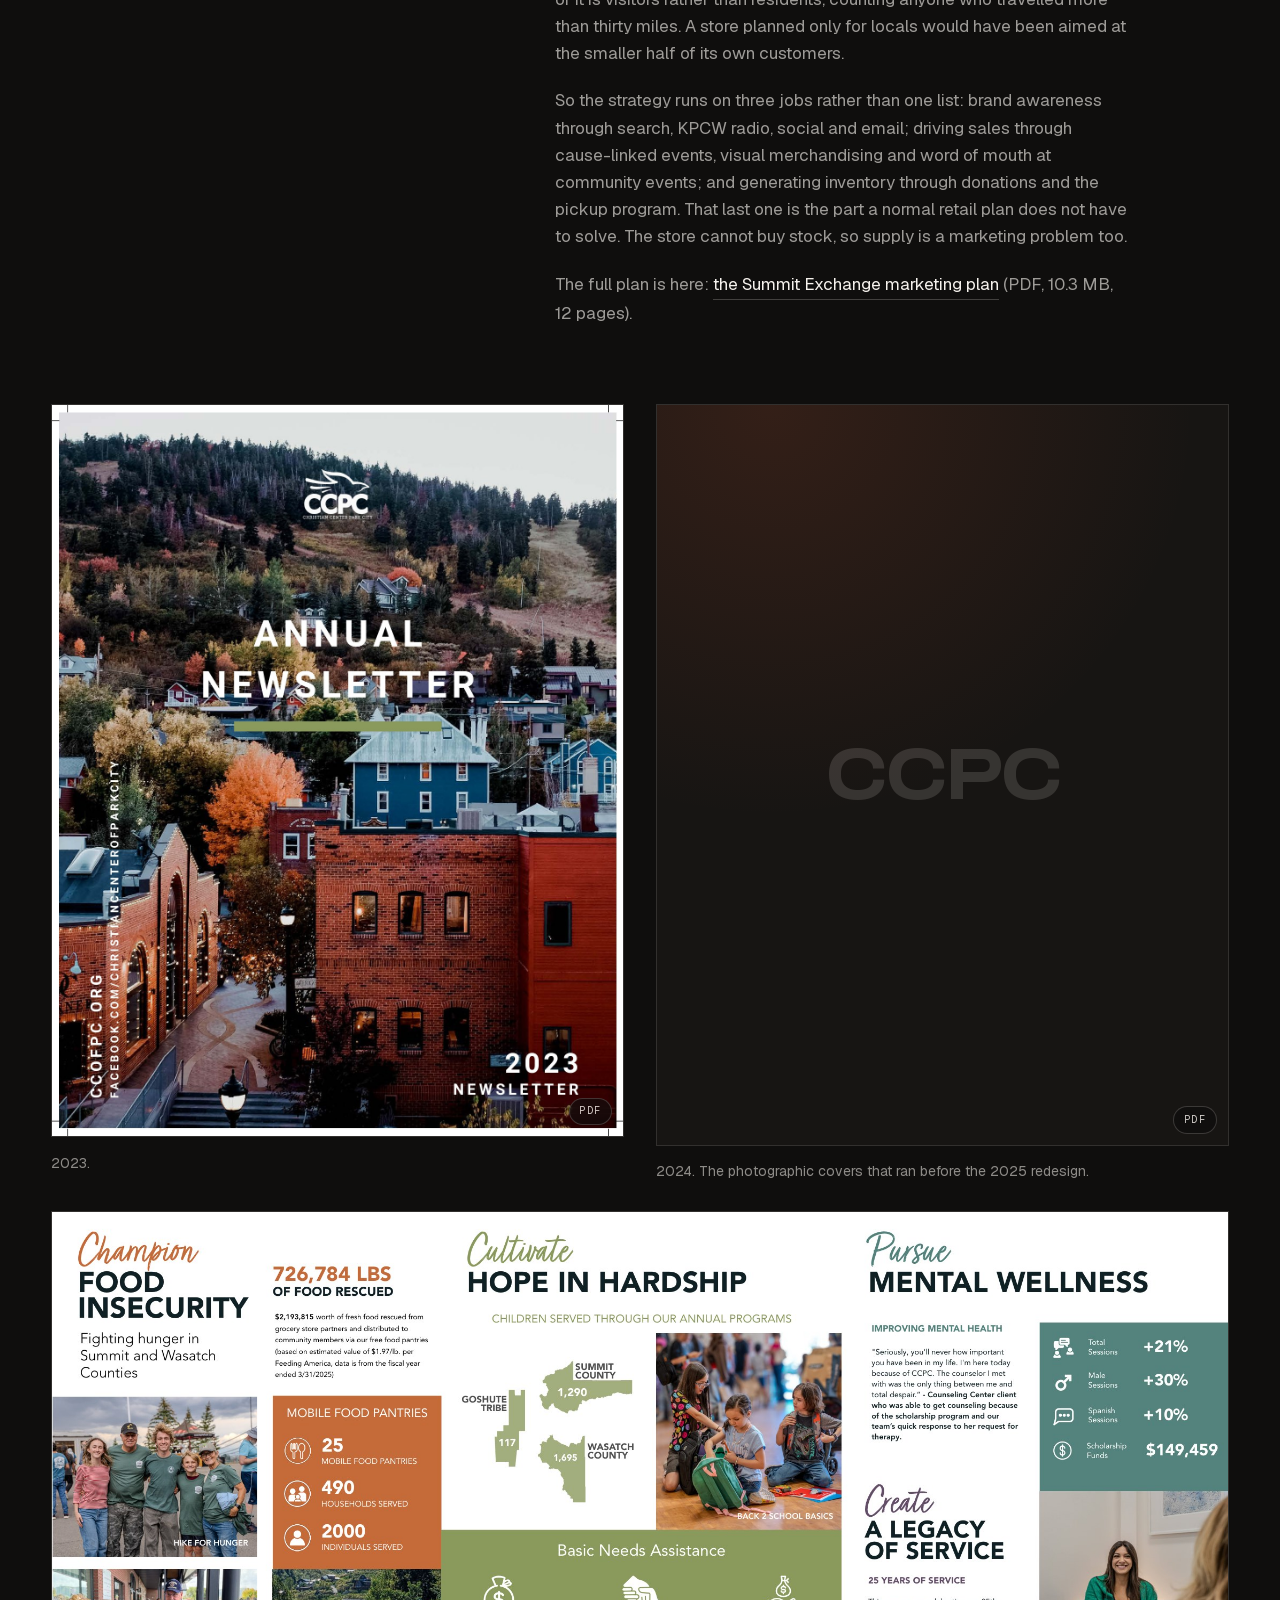
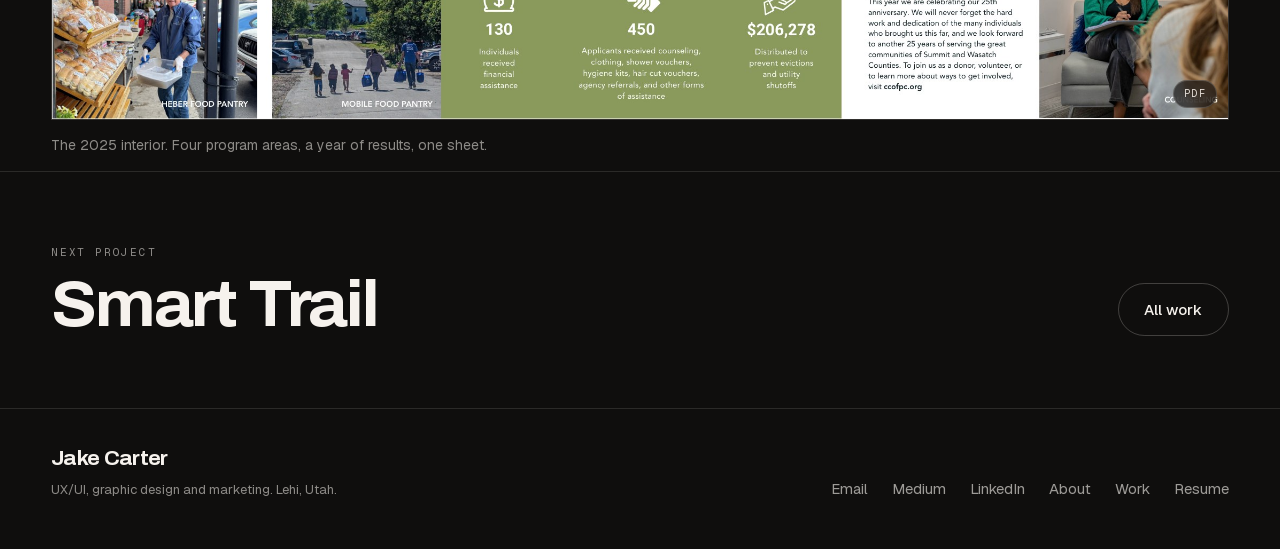
<file: work/christian-center-park-city.html>
<!DOCTYPE html>
<html lang="en">
<head>
<meta charset="UTF-8">
<meta name="viewport" content="width=device-width, initial-scale=1.0">
<title>Christian Center of Park City - Jake Carter</title>
<meta name="description" content="Ongoing marketing and design across a nonprofit running food security, counselling, thrift retail and community programs.">
<meta name="theme-color" content="#0f0e0d">
<link rel="canonical" href="https://jakeacarter20.github.io/jake-carter-portfolio/work/christian-center-park-city.html">
<meta property="og:url" content="https://jakeacarter20.github.io/jake-carter-portfolio/work/christian-center-park-city.html">
<meta property="og:type" content="article">
<meta property="og:title" content="Christian Center of Park City - Jake Carter">
<meta property="og:description" content="Ongoing marketing and design across a nonprofit running food security, counselling, thrift retail and community programs.">
<meta property="og:image" content="https://jakeacarter20.github.io/jake-carter-portfolio/assets/img/og-card.jpg">
<meta name="twitter:card" content="summary_large_image">
<link rel="icon" href="data:image/svg+xml,<svg xmlns=%22http://www.w3.org/2000/svg%22 viewBox=%220 0 100 100%22><rect width=%22100%22 height=%22100%22 fill=%22%230f0e0d%22/><text x=%2250%22 y=%2270%22 font-family=%22Helvetica,Arial%22 font-weight=%22bold%22 font-size=%2258%22 fill=%22%23e35d33%22 text-anchor=%22middle%22>J</text></svg>">
<link rel="preload" href="../assets/fonts/Archivo-latin.woff2" as="font" type="font/woff2" crossorigin>
<link rel="stylesheet" href="../css/site.css">
</head>
<body>

<a class="skip-link" href="#main">Skip to main content</a>
<div class="grain" aria-hidden="true"></div>
<div data-nav-sentinel aria-hidden="true" style="position:absolute;top:0;height:1px;width:100%"></div>

<header class="nav" data-stuck="false" data-open="false">
  <div class="nav__inner">
    <a href="../index.html" class="nav__brand">Jake Carter <span>Designer</span></a>
    <ul class="nav__links">
      <li><a href="../index.html#work">Work</a></li>
      <li><a href="../index.html#capabilities">Capabilities</a></li>
      <li><a href="../about.html">About</a></li>
      <li class="nav__links-cta"><a href="../index.html#contact" class="btn btn--primary">Get in touch</a></li>
    </ul>
    <a href="../index.html#contact" class="btn btn--primary nav__cta">Get in touch</a>
    <button class="nav__toggle" aria-expanded="false" aria-controls="primary-nav">Menu</button>
  </div>
</header>

<main id="main">

  <section class="cs-hero">
    <div class="shell">
      <div class="grid12">
        <h1 class="display d-section cs-hero__title">
          <span class="line-mask"><span>Getting a multi-department nonprofit to speak with <i class="em">one voice</i>.</span></span>
        </h1>
        <p class="lede cs-hero__lede reveal" style="--d:200ms;max-width:56ch">Ongoing marketing and design across a nonprofit running food security, counselling, thrift retail and community programs.</p>
      </div>
    </div>
  </section>

  <section class="cs-facts">
    <div class="shell">
      <dl class="grid12" data-stagger style="row-gap:1.75rem">
        <div class="cs-facts__item reveal"><dt class="label">Role</dt><dd>Marketing and Grant Manager</dd></div>
        <div class="cs-facts__item reveal"><dt class="label">Year</dt><dd>2023 to now</dd></div>
        <div class="cs-facts__item reveal"><dt class="label">Scope</dt><dd>Brand, campaigns, print, events, grants</dd></div>
        <div class="cs-facts__item reveal"><dt class="label">Status</dt><dd>Ongoing</dd></div>
      </dl>
    </div>
  </section>

  <section style="padding-block:clamp(0.6rem,1.6vh,1.1rem)">
    <div class="shell">
      <div class="cs-grid">
        <figure class="cs-cell cs-cell--half reveal" style="--ar:1300/1683;--iw:1300px">
          <a class="cs-cell__link" href="../assets/files/ccpc-annual-newsletter-2025.pdf" target="_blank" rel="noopener" aria-label="Open the 2025 annual newsletter as a PDF, opens in a new tab">
            <div class="media">
              <div class="media__slot"><span class="mark">CCPC</span></div>
              <img src="../assets/work/ccpc-newsletter-2025.jpg" alt="Christian Center of Park City 2025 annual newsletter cover" loading="lazy" decoding="async">
            </div>
          </a>
          <figcaption class="cs-caption">The 2025 annual newsletter.</figcaption>
        </figure>
        <figure class="cs-cell cs-cell--half reveal" style="--ar:1300/1683;--iw:1300px">
          <a class="cs-cell__link" href="../assets/files/ccpc-store-marketing-plan.pdf" target="_blank" rel="noopener" aria-label="Open the Summit Exchange marketing plan as a PDF, opens in a new tab">
            <div class="media">
              <div class="media__slot"><span class="mark">CCPC</span></div>
              <img src="../assets/work/ccpc-marketing-plan.jpg" alt="Marketing plan cover for the Outlets Park City store" loading="lazy" decoding="async">
            </div>
          </a>
          <figcaption class="cs-caption">The marketing plan for the Outlets Park City store.</figcaption>
        </figure>
      </div>
    </div>
  </section>

  <section class="cs-block">
    <div class="shell">
      <div class="grid12">
        <div class="cs-block__head reveal"><h2 class="d-sub">The brief</h2></div>
        <div class="cs-block__body reveal" style="--d:120ms">
          <p>The Christian Center of Park City runs several programs that each have their own audience, their own funders and, when I arrived, their own way of presenting themselves. Departments were producing materials independently, which meant donors were meeting several versions of the same organization.</p>
          <p>My remit covers marketing, graphic and UX design, social content and grant writing, which means the same person is responsible for how the organization looks to a donor, a client and a foundation.</p>
        </div>
      </div>
    </div>
  </section>

  <section class="cs-block">
    <div class="shell">
      <div class="grid12">
        <div class="cs-block__head reveal"><h2 class="d-sub">What I did</h2></div>
        <div class="cs-block__body reveal" style="--d:120ms">
          <p>The annual newsletter is the clearest example of the consolidation. One publication a year, with every department's year reported inside the same structure instead of in separate handouts.</p>
          <p>The cover has moved on across the three years, from full bleed Park City photography in 2023 and 2024 to the lighter typographic 2025 treatment. The format moved too: 2023 ran to twelve pages and 2024 to sixteen, while 2025 folds the whole year into a single tri-fold sheet. What held underneath is the part that matters: the mark, the palette, and one reporting structure every department files into.</p>
          <p>All three editions are here in full: <a class="tlink" href="../assets/files/ccpc-annual-newsletter-2023.pdf" download>2023</a> (PDF, 4.4 MB, 12 pages), <a class="tlink" href="../assets/files/ccpc-annual-newsletter-2024.pdf" download>2024</a> (PDF, 5.0 MB, 16 pages) and <a class="tlink" href="../assets/files/ccpc-annual-newsletter-2025.pdf" download>2025</a> (PDF, 6.1 MB, tri-fold).</p>
        </div>
      </div>
    </div>
  </section>



  <section class="cs-block">
    <div class="shell">
      <div class="grid12">
        <div class="cs-block__head reveal"><h2 class="d-sub">Outcome</h2></div>
        <div class="cs-block__body reveal" style="--d:120ms">
          <p>The 2025 edition is where the consolidation earns itself. One tri-fold sheet carries the entire year: 726,784 lbs of food rescued, 3,102 children served across Summit County, Wasatch County and the Goshute Tribe, $206,278 distributed to prevent evictions and utility shutoffs, and a 21 percent rise in counselling sessions.</p>
          <p>Those are the organization's numbers, not mine. My job is that a donor takes them in at a glance, which is why the interior is built as four labeled program territories, each with one headline figure, rather than a page of paragraphs a reader has to mine.</p>
        </div>
      </div>
    </div>
  </section>

  <section class="cs-block">
    <div class="shell">
      <div class="grid12">
        <div class="cs-block__head reveal"><h2 class="d-sub">Opening a store</h2></div>
        <div class="cs-block__body reveal" style="--d:120ms">
          <p>The other half of the job is not design. CCPC funds its outreach through retail, and it already ran Park City Thrift, Park City Boutique and Heber Thrift off the Park City campus. Summit Exchange was the next one, a new store at Outlets Park City, and it needed a marketing plan before it needed a poster.</p>
          <p>The positioning was the first decision. A thrift store at an outlet mall could easily read as the cheap option, so the plan sets it up as the opposite: upscale donated stock, known brands, specialized gear and furniture, in a warm room rather than a bargain bin. Donating and shopping there is framed as upcycling for a cause, because the money funds the outreach programs.</p>
          <p>The audience turned out to be the useful surprise. Foot traffic at the Outlets splits almost evenly between men and women, and 58.6 percent of it is visitors rather than residents, counting anyone who travelled more than thirty miles. A store planned only for locals would have been aimed at the smaller half of its own customers.</p>
          <p>So the strategy runs on three jobs rather than one list: brand awareness through search, KPCW radio, social and email; driving sales through cause-linked events, visual merchandising and word of mouth at community events; and generating inventory through donations and the pickup program. That last one is the part a normal retail plan does not have to solve. The store cannot buy stock, so supply is a marketing problem too.</p>
          <p>The full plan is here: <a class="tlink" href="../assets/files/ccpc-store-marketing-plan.pdf" download>the Summit Exchange marketing plan</a> (PDF, 10.3 MB, 12 pages).</p>
        </div>
      </div>
    </div>
  </section>

  <section style="padding-block:clamp(0.6rem,1.6vh,1.1rem)">
    <div class="shell">
      <div class="cs-grid">
        <figure class="cs-cell cs-cell--half reveal" style="--ar:1300/1663;--iw:1300px">
          <a class="cs-cell__link" href="../assets/files/ccpc-annual-newsletter-2023.pdf" target="_blank" rel="noopener" aria-label="Open the 2023 annual newsletter as a PDF, opens in a new tab">
            <div class="media">
              <div class="media__slot"><span class="mark">CCPC</span></div>
              <img src="../assets/work/ccpc-newsletter-2023.jpg" alt="Christian Center of Park City 2023 annual newsletter cover" loading="lazy" decoding="async">
            </div>
          </a>
          <figcaption class="cs-caption">2023.</figcaption>
        </figure>
        <figure class="cs-cell cs-cell--half reveal" style="--ar:1400/1812;--iw:1400px">
          <a class="cs-cell__link" href="../assets/files/ccpc-annual-newsletter-2024.pdf" target="_blank" rel="noopener" aria-label="Open the 2024 annual newsletter as a PDF, opens in a new tab">
            <div class="media">
              <div class="media__slot"><span class="mark">CCPC</span></div>
              <img src="../assets/work/ccpc-newsletter-2024.jpg" alt="Christian Center of Park City 2024 annual newsletter cover" loading="lazy" decoding="async">
            </div>
          </a>
          <figcaption class="cs-caption">2024. The photographic covers that ran before the 2025 redesign.</figcaption>
        </figure>
      </div>
    </div>
  </section>

  <section style="padding-block:clamp(0.6rem,1.6vh,1.1rem)">
    <div class="shell">
      <div class="cs-grid">
        <figure class="cs-cell cs-cell--wide reveal" style="--ar:2200/950;--iw:2200px">
          <a class="cs-cell__link" href="../assets/files/ccpc-annual-newsletter-2025.pdf" target="_blank" rel="noopener" aria-label="Open the 2025 annual newsletter as a PDF, opens in a new tab">
            <div class="media">
              <div class="media__slot"><span class="mark">CCPC</span></div>
              <img src="../assets/work/ccpc-2025-impact-spread.jpg" alt="The inside spread of the 2025 newsletter, reporting food security, children served, basic needs and mental wellness" loading="lazy" decoding="async">
            </div>
          </a>
          <figcaption class="cs-caption">The 2025 interior. Four program areas, a year of results, one sheet.</figcaption>
        </figure>
      </div>
    </div>
  </section>

  <section class="cs-next">
    <div class="shell">
      <div class="grid12" style="align-items:end;row-gap:1.5rem">
        <div style="grid-column:span 8" class="reveal">
          <p class="label" style="margin-bottom:0.75rem">Next project</p>
          <a href="smart-trail.html" class="display d-section">Smart Trail</a>
        </div>
        <div style="grid-column:span 4;display:flex;justify-content:flex-end" class="reveal">
          <a href="../index.html#work" class="btn btn--ghost">All work</a>
        </div>
      </div>
    </div>
  </section>

</main>

<footer class="foot">
  <div class="shell">
    <div class="grid12 foot__grid">
      <div class="foot__left">
        <p class="display" style="font-size:1.25rem;font-variation-settings:'wdth' 108">Jake Carter</p>
        <p class="foot__note">UX/UI, graphic design and marketing. Lehi, Utah.</p>
      </div>
      <nav class="foot__right" aria-label="Footer">
        <a href="mailto:gridfolk.studio@gmail.com">Email</a>
        <a href="https://jakeacarter20.medium.com" target="_blank" rel="noopener">Medium</a>
        <a href="https://www.linkedin.com/in/jake-carter-57657b15a/" target="_blank" rel="noopener">LinkedIn</a>
        <a href="../about.html">About</a>
        <a href="../index.html#work">Work</a>
        <a href="../assets/files/jake-carter-resume.pdf">Resume</a>
      </nav>
    </div>
  </div>
</footer>

<script src="../js/site.js" defer></script>
</body>
</html>
</file>
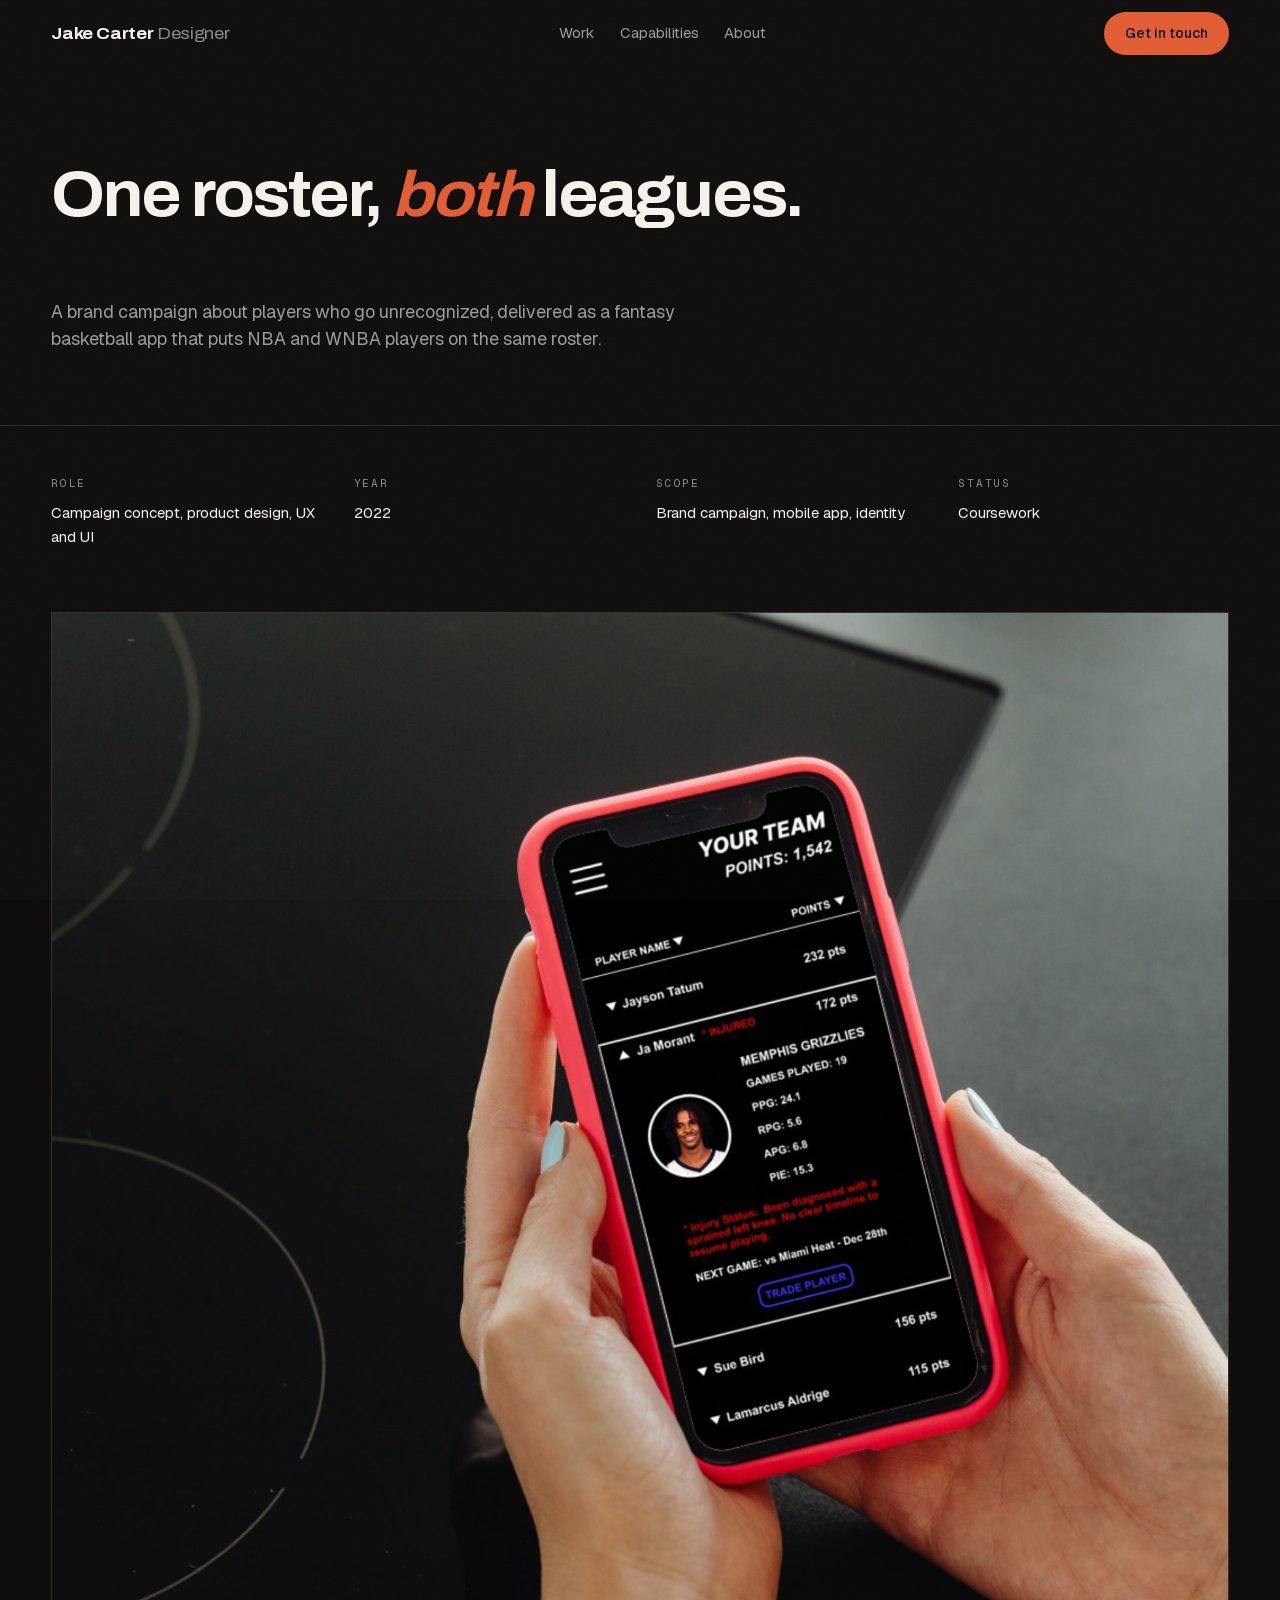
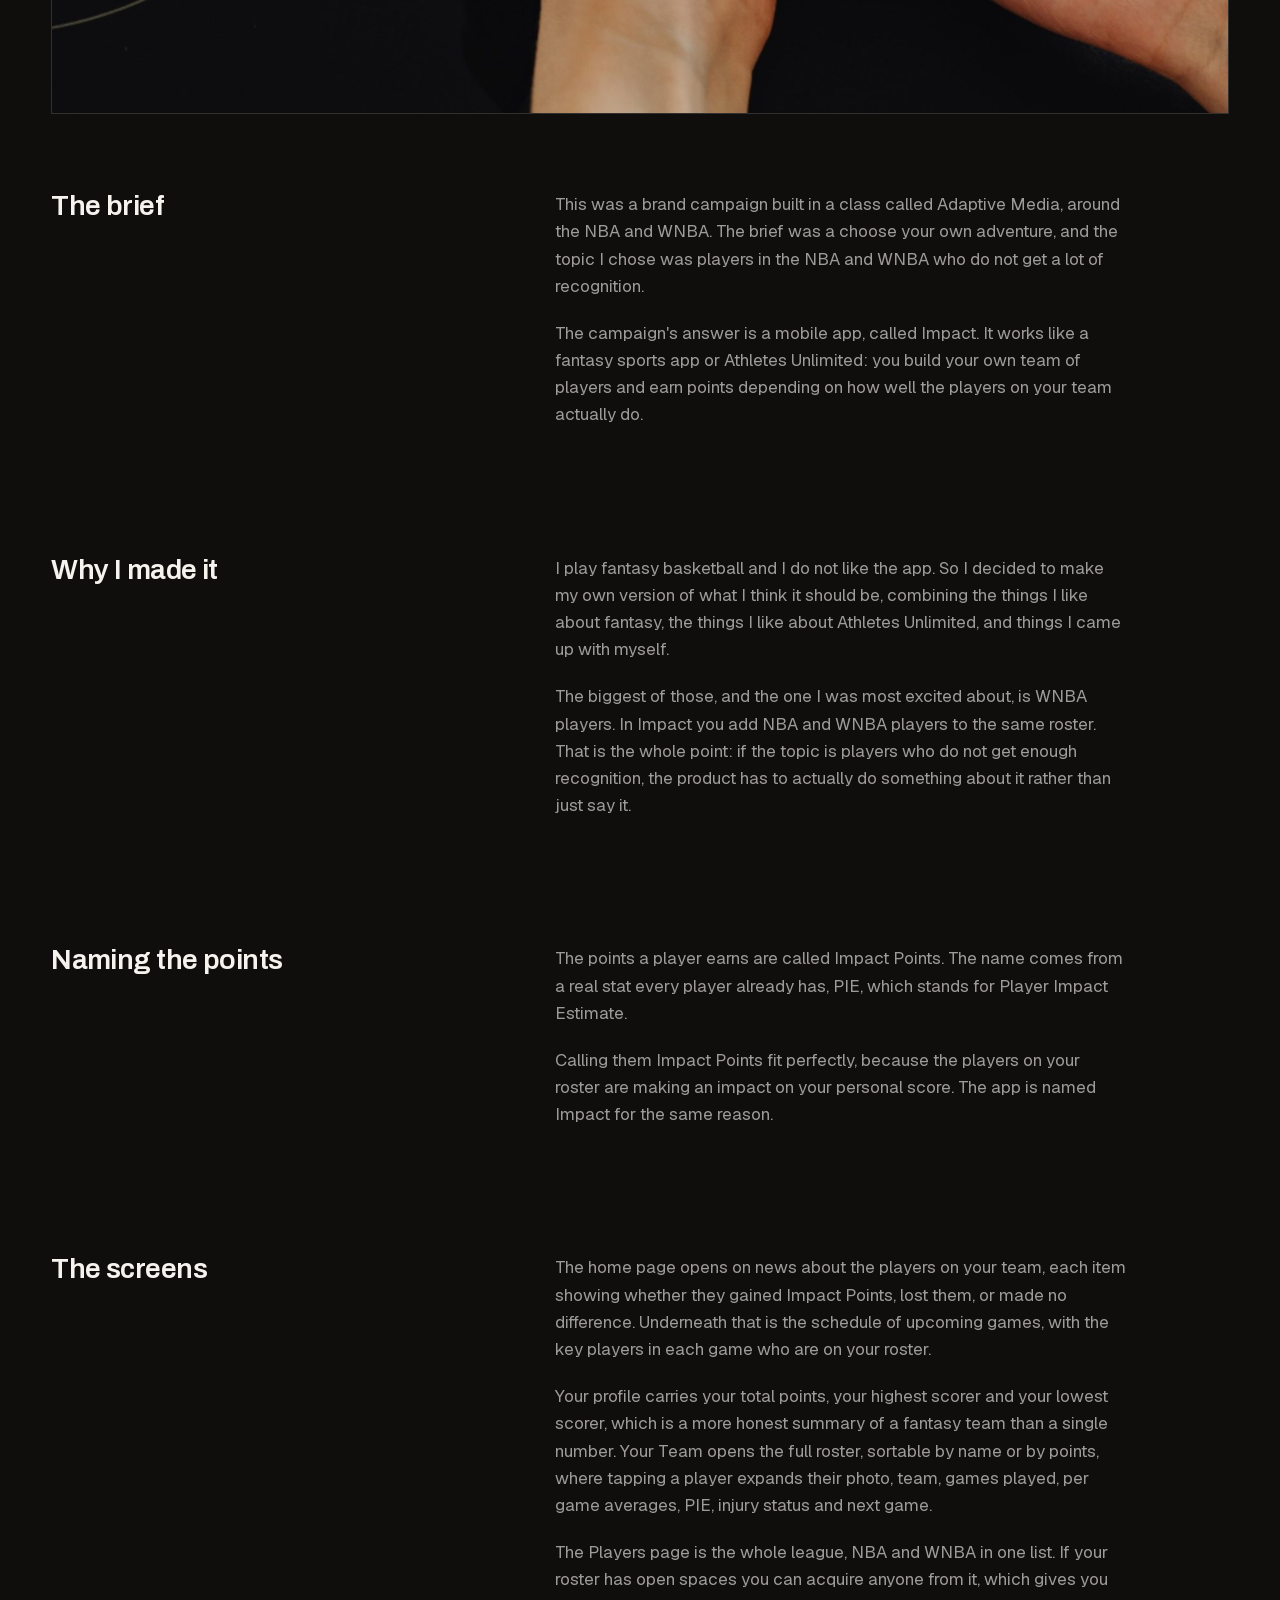
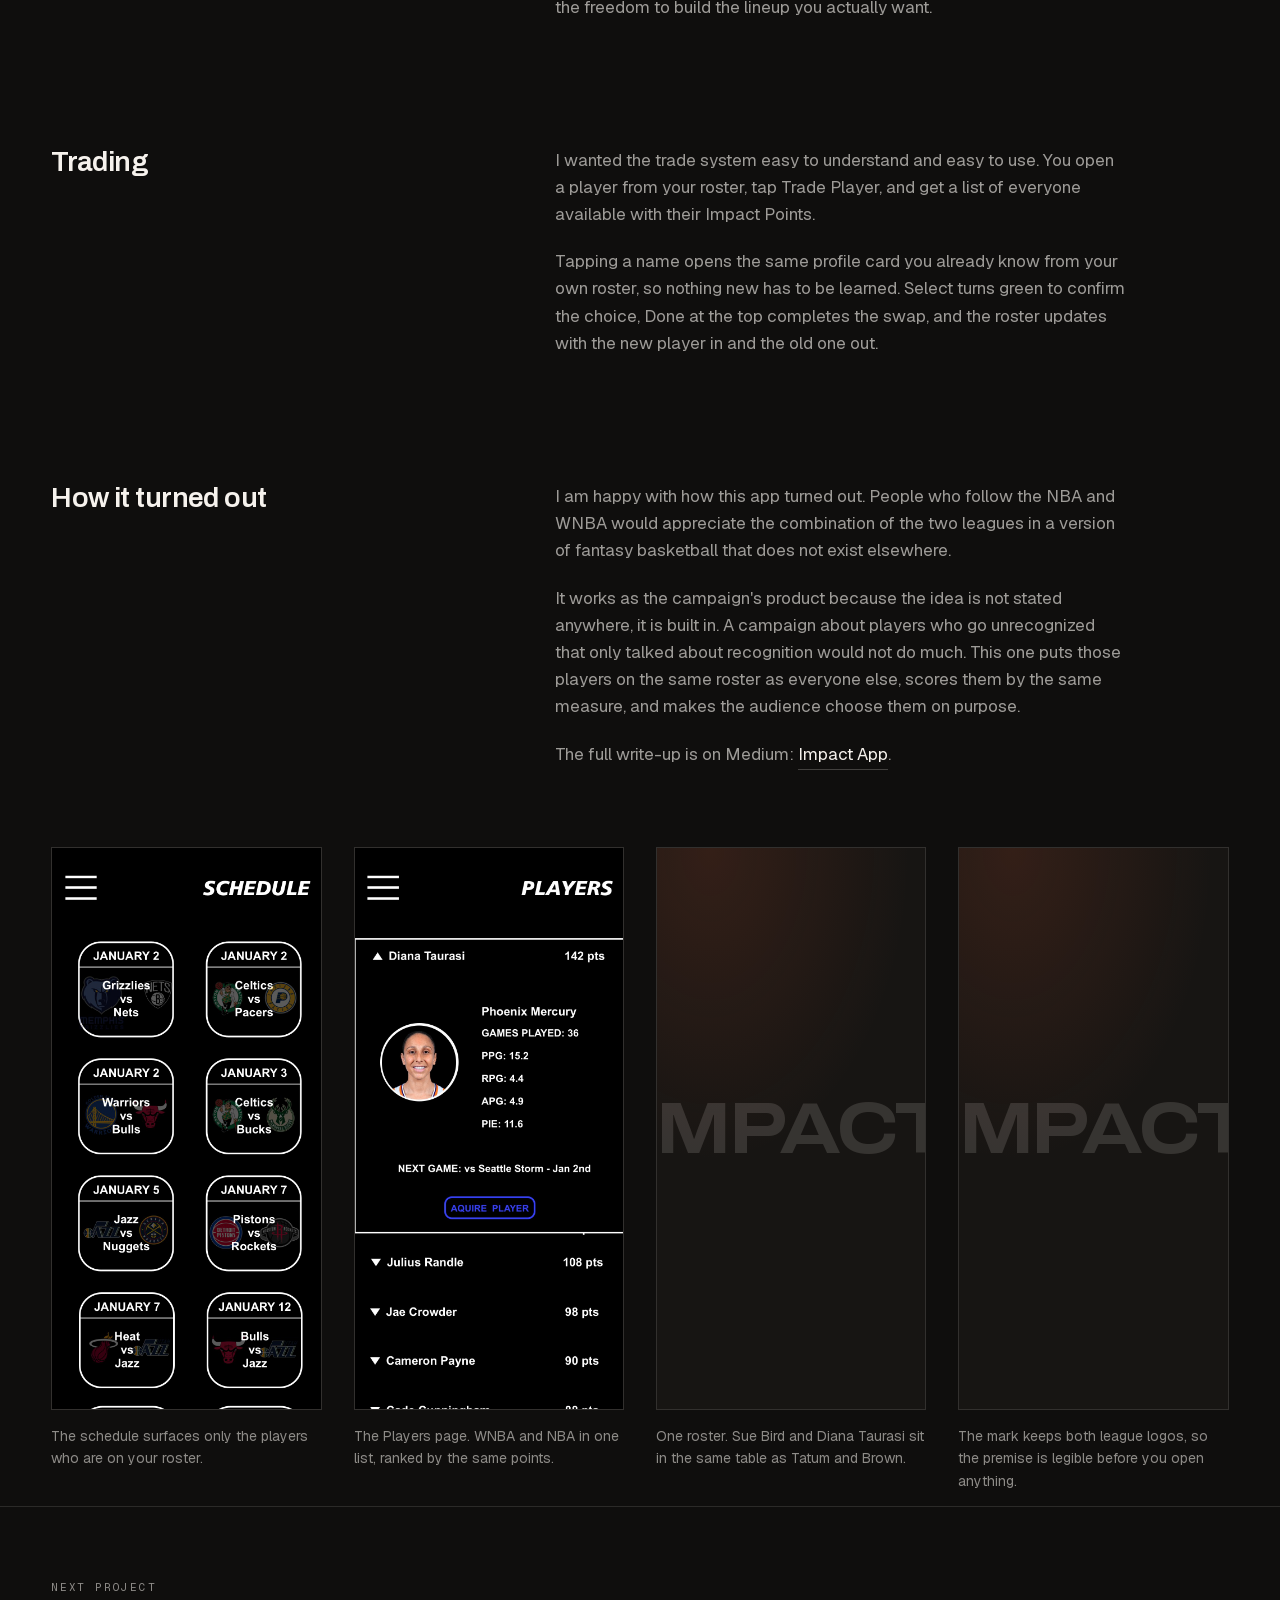
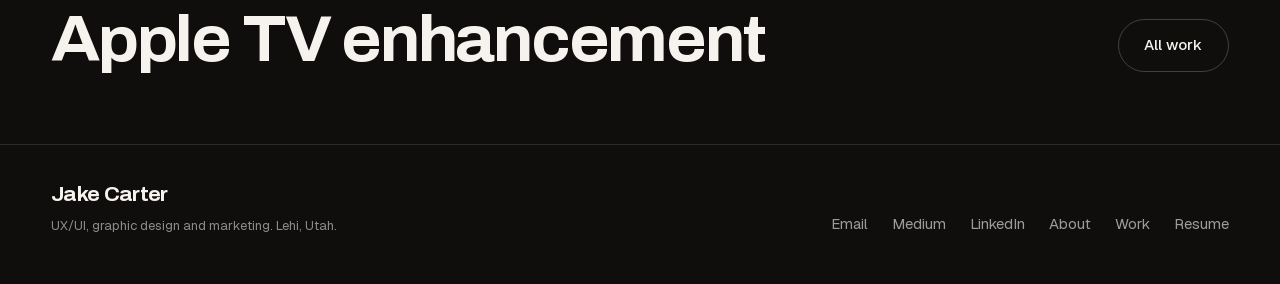
<file: work/impact.html>
<!DOCTYPE html>
<html lang="en">
<head>
<meta charset="UTF-8">
<meta name="viewport" content="width=device-width, initial-scale=1.0">
<title>Impact - Jake Carter</title>
<meta name="description" content="A brand campaign about players who go unrecognized, delivered as a fantasy basketball app that puts NBA and WNBA players on the same roster.">
<meta name="theme-color" content="#0f0e0d">
<link rel="canonical" href="https://jakeacarter20.github.io/jake-carter-portfolio/work/impact.html">
<meta property="og:url" content="https://jakeacarter20.github.io/jake-carter-portfolio/work/impact.html">
<meta property="og:type" content="article">
<meta property="og:title" content="Impact - Jake Carter">
<meta property="og:description" content="A brand campaign about players who go unrecognized, delivered as a fantasy basketball app that puts NBA and WNBA players on the same roster.">
<meta property="og:image" content="https://jakeacarter20.github.io/jake-carter-portfolio/assets/img/og-card.jpg">
<meta name="twitter:card" content="summary_large_image">
<link rel="icon" href="data:image/svg+xml,<svg xmlns=%22http://www.w3.org/2000/svg%22 viewBox=%220 0 100 100%22><rect width=%22100%22 height=%22100%22 fill=%22%230f0e0d%22/><text x=%2250%22 y=%2270%22 font-family=%22Helvetica,Arial%22 font-weight=%22bold%22 font-size=%2258%22 fill=%22%23e35d33%22 text-anchor=%22middle%22>J</text></svg>">
<link rel="preload" href="../assets/fonts/Archivo-latin.woff2" as="font" type="font/woff2" crossorigin>
<link rel="stylesheet" href="../css/site.css">
</head>
<body>

<a class="skip-link" href="#main">Skip to main content</a>
<div class="grain" aria-hidden="true"></div>
<div data-nav-sentinel aria-hidden="true" style="position:absolute;top:0;height:1px;width:100%"></div>

<header class="nav" data-stuck="false" data-open="false">
  <div class="nav__inner">
    <a href="../index.html" class="nav__brand">Jake Carter <span>Designer</span></a>
    <ul class="nav__links">
      <li><a href="../index.html#work">Work</a></li>
      <li><a href="../index.html#capabilities">Capabilities</a></li>
      <li><a href="../about.html">About</a></li>
      <li class="nav__links-cta"><a href="../index.html#contact" class="btn btn--primary">Get in touch</a></li>
    </ul>
    <a href="../index.html#contact" class="btn btn--primary nav__cta">Get in touch</a>
    <button class="nav__toggle" aria-expanded="false" aria-controls="primary-nav">Menu</button>
  </div>
</header>

<main id="main">

  <section class="cs-hero">
    <div class="shell">
      <div class="grid12">
        <h1 class="display d-section cs-hero__title">
          <span class="line-mask"><span>One roster, <i class="em">both</i> leagues.</span></span>
        </h1>
        <p class="lede cs-hero__lede reveal" style="--d:200ms;max-width:56ch">A brand campaign about players who go unrecognized, delivered as a fantasy basketball app that puts NBA and WNBA players on the same roster.</p>
      </div>
    </div>
  </section>

  <section class="cs-facts">
    <div class="shell">
      <dl class="grid12" data-stagger style="row-gap:1.75rem">
        <div class="cs-facts__item reveal"><dt class="label">Role</dt><dd>Campaign concept, product design, UX and UI</dd></div>
        <div class="cs-facts__item reveal"><dt class="label">Year</dt><dd>2022</dd></div>
        <div class="cs-facts__item reveal"><dt class="label">Scope</dt><dd>Brand campaign, mobile app, identity</dd></div>
        <div class="cs-facts__item reveal"><dt class="label">Status</dt><dd>Coursework</dd></div>
      </dl>
    </div>
  </section>

  <section style="padding-block:clamp(0.6rem,1.6vh,1.1rem)">
    <div class="shell">
      <div class="cs-grid">
        <figure class="cs-cell cs-cell--wide reveal" style="--ar:1800/1684;--iw:1800px">
          <div class="media">
            <div class="media__slot"><span class="mark">IMPACT</span></div>
            <img src="../assets/work/impact-team.jpg" alt="The Impact app showing a fantasy roster with total points" loading="lazy" decoding="async">
          </div>
        </figure>
      </div>
    </div>
  </section>

  <section class="cs-block">
    <div class="shell">
      <div class="grid12">
        <div class="cs-block__head reveal"><h2 class="d-sub">The brief</h2></div>
        <div class="cs-block__body reveal" style="--d:120ms">
          <p>This was a brand campaign built in a class called Adaptive Media, around the NBA and WNBA. The brief was a choose your own adventure, and the topic I chose was players in the NBA and WNBA who do not get a lot of recognition.</p>
          <p>The campaign's answer is a mobile app, called Impact. It works like a fantasy sports app or Athletes Unlimited: you build your own team of players and earn points depending on how well the players on your team actually do.</p>
        </div>
      </div>
    </div>
  </section>

  <section class="cs-block">
    <div class="shell">
      <div class="grid12">
        <div class="cs-block__head reveal"><h2 class="d-sub">Why I made it</h2></div>
        <div class="cs-block__body reveal" style="--d:120ms">
          <p>I play fantasy basketball and I do not like the app. So I decided to make my own version of what I think it should be, combining the things I like about fantasy, the things I like about Athletes Unlimited, and things I came up with myself.</p>
          <p>The biggest of those, and the one I was most excited about, is WNBA players. In Impact you add NBA and WNBA players to the same roster. That is the whole point: if the topic is players who do not get enough recognition, the product has to actually do something about it rather than just say it.</p>
        </div>
      </div>
    </div>
  </section>

  <section class="cs-block">
    <div class="shell">
      <div class="grid12">
        <div class="cs-block__head reveal"><h2 class="d-sub">Naming the points</h2></div>
        <div class="cs-block__body reveal" style="--d:120ms">
          <p>The points a player earns are called Impact Points. The name comes from a real stat every player already has, PIE, which stands for Player Impact Estimate.</p>
          <p>Calling them Impact Points fit perfectly, because the players on your roster are making an impact on your personal score. The app is named Impact for the same reason.</p>
        </div>
      </div>
    </div>
  </section>

  <section class="cs-block">
    <div class="shell">
      <div class="grid12">
        <div class="cs-block__head reveal"><h2 class="d-sub">The screens</h2></div>
        <div class="cs-block__body reveal" style="--d:120ms">
          <p>The home page opens on news about the players on your team, each item showing whether they gained Impact Points, lost them, or made no difference. Underneath that is the schedule of upcoming games, with the key players in each game who are on your roster.</p>
          <p>Your profile carries your total points, your highest scorer and your lowest scorer, which is a more honest summary of a fantasy team than a single number. Your Team opens the full roster, sortable by name or by points, where tapping a player expands their photo, team, games played, per game averages, PIE, injury status and next game.</p>
          <p>The Players page is the whole league, NBA and WNBA in one list. If your roster has open spaces you can acquire anyone from it, which gives you the freedom to build the lineup you actually want.</p>
        </div>
      </div>
    </div>
  </section>

  <section class="cs-block">
    <div class="shell">
      <div class="grid12">
        <div class="cs-block__head reveal"><h2 class="d-sub">Trading</h2></div>
        <div class="cs-block__body reveal" style="--d:120ms">
          <p>I wanted the trade system easy to understand and easy to use. You open a player from your roster, tap Trade Player, and get a list of everyone available with their Impact Points.</p>
          <p>Tapping a name opens the same profile card you already know from your own roster, so nothing new has to be learned. Select turns green to confirm the choice, Done at the top completes the swap, and the roster updates with the new player in and the old one out.</p>
        </div>
      </div>
    </div>
  </section>

  <section class="cs-block">
    <div class="shell">
      <div class="grid12">
        <div class="cs-block__head reveal"><h2 class="d-sub">How it turned out</h2></div>
        <div class="cs-block__body reveal" style="--d:120ms">
          <p>I am happy with how this app turned out. People who follow the NBA and WNBA would appreciate the combination of the two leagues in a version of fantasy basketball that does not exist elsewhere.</p>
          <p>It works as the campaign's product because the idea is not stated anywhere, it is built in. A campaign about players who go unrecognized that only talked about recognition would not do much. This one puts those players on the same roster as everyone else, scores them by the same measure, and makes the audience choose them on purpose.</p>
          <p>The full write-up is on Medium: <a class="tlink" href="https://jakeacarter20.medium.com/impact-app-c167acd711c0" target="_blank" rel="noopener">Impact App</a>.</p>
        </div>
      </div>
    </div>
  </section>

  <section style="padding-block:clamp(0.6rem,1.6vh,1.1rem)">
    <div class="shell">
      <div class="cs-grid">
        <figure class="cs-cell cs-cell--quarter reveal" style="--ar:960/2000;--iw:960px">
          <div class="media">
            <div class="media__slot"><span class="mark">IMPACT</span></div>
            <img src="../assets/work/impact-schedule.jpg" alt="The Impact schedule screen listing upcoming games" loading="lazy" decoding="async">
          </div>
          <figcaption class="cs-caption">The schedule surfaces only the players who are on your roster.</figcaption>
        </figure>
        <figure class="cs-cell cs-cell--quarter reveal" style="--ar:960/2000;--iw:960px">
          <div class="media">
            <div class="media__slot"><span class="mark">IMPACT</span></div>
            <img src="../assets/work/impact-players.jpg" alt="The Impact Players page showing Diana Taurasi of the Phoenix Mercury" loading="lazy" decoding="async">
          </div>
          <figcaption class="cs-caption">The Players page. WNBA and NBA in one list, ranked by the same points.</figcaption>
        </figure>
        <figure class="cs-cell cs-cell--quarter reveal" style="--ar:960/2000;--iw:960px">
          <div class="media">
            <div class="media__slot"><span class="mark">IMPACT</span></div>
            <img src="../assets/work/impact-roster.jpg" alt="A roster mixing Sue Bird and Diana Taurasi with Jayson Tatum and Jaylen Brown" loading="lazy" decoding="async">
          </div>
          <figcaption class="cs-caption">One roster. Sue Bird and Diana Taurasi sit in the same table as Tatum and Brown.</figcaption>
        </figure>
        <figure class="cs-cell cs-cell--quarter reveal" style="--ar:960/2000;--iw:960px">
          <div class="media">
            <div class="media__slot"><span class="mark">IMPACT</span></div>
            <img src="../assets/work/impact-logo.jpg" alt="The Impact splash screen, setting the NBA and WNBA marks above the word Impact" loading="lazy" decoding="async">
          </div>
          <figcaption class="cs-caption">The mark keeps both league logos, so the premise is legible before you open anything.</figcaption>
        </figure>
      </div>
    </div>
  </section>

  <section class="cs-next">
    <div class="shell">
      <div class="grid12" style="align-items:end;row-gap:1.5rem">
        <div style="grid-column:span 8" class="reveal">
          <p class="label" style="margin-bottom:0.75rem">Next project</p>
          <a href="apple-tv-enhancement.html" class="display d-section">Apple TV enhancement</a>
        </div>
        <div style="grid-column:span 4;display:flex;justify-content:flex-end" class="reveal">
          <a href="../index.html#work" class="btn btn--ghost">All work</a>
        </div>
      </div>
    </div>
  </section>

</main>



<footer class="foot">
  <div class="shell">
    <div class="grid12 foot__grid">
      <div class="foot__left">
        <p class="display" style="font-size:1.25rem;font-variation-settings:'wdth' 108">Jake Carter</p>
        <p class="foot__note">UX/UI, graphic design and marketing. Lehi, Utah.</p>
      </div>
      <nav class="foot__right" aria-label="Footer">
        <a href="mailto:gridfolk.studio@gmail.com">Email</a>
        <a href="https://jakeacarter20.medium.com" target="_blank" rel="noopener">Medium</a>
        <a href="https://www.linkedin.com/in/jake-carter-57657b15a/" target="_blank" rel="noopener">LinkedIn</a>
        <a href="../about.html">About</a>
        <a href="../index.html#work">Work</a>
        <a href="../assets/files/jake-carter-resume.pdf">Resume</a>
      </nav>
    </div>
  </div>
</footer>

<script src="../js/site.js" defer></script>
</body>
</html>
</file>
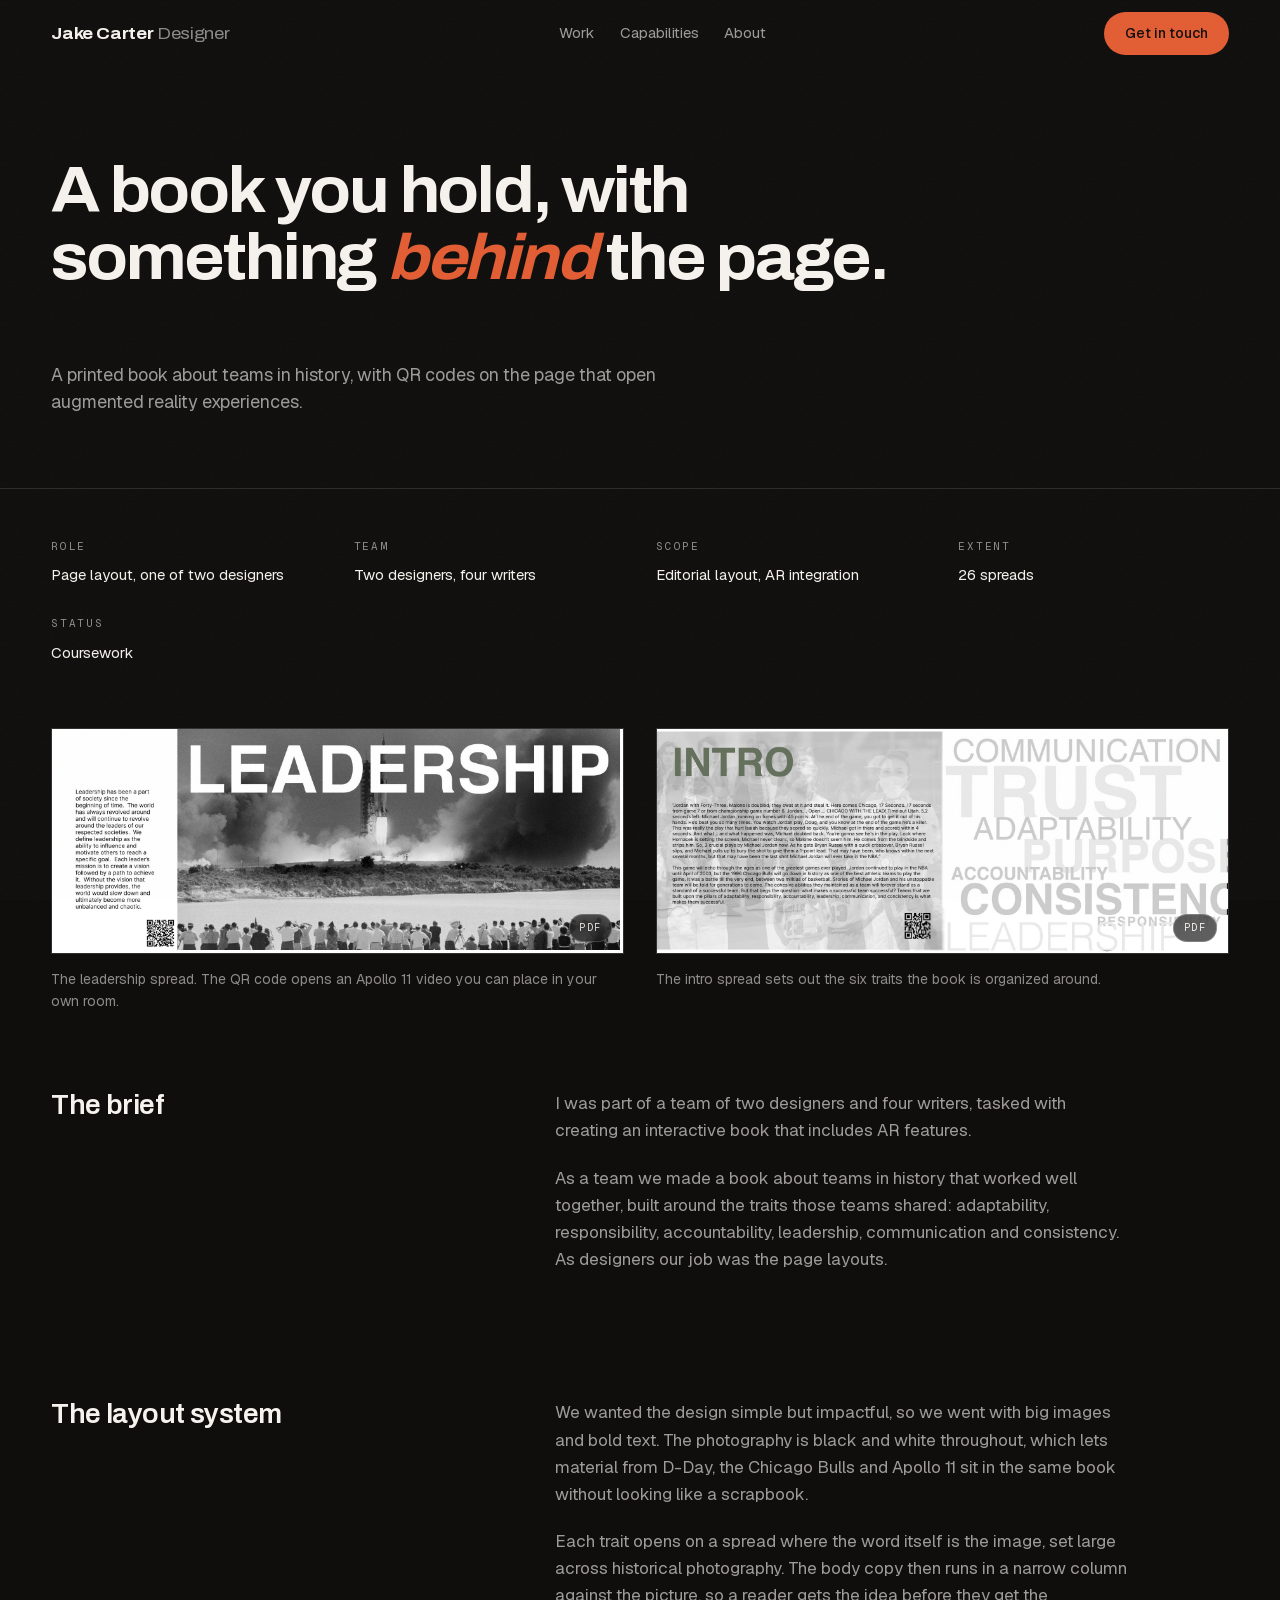
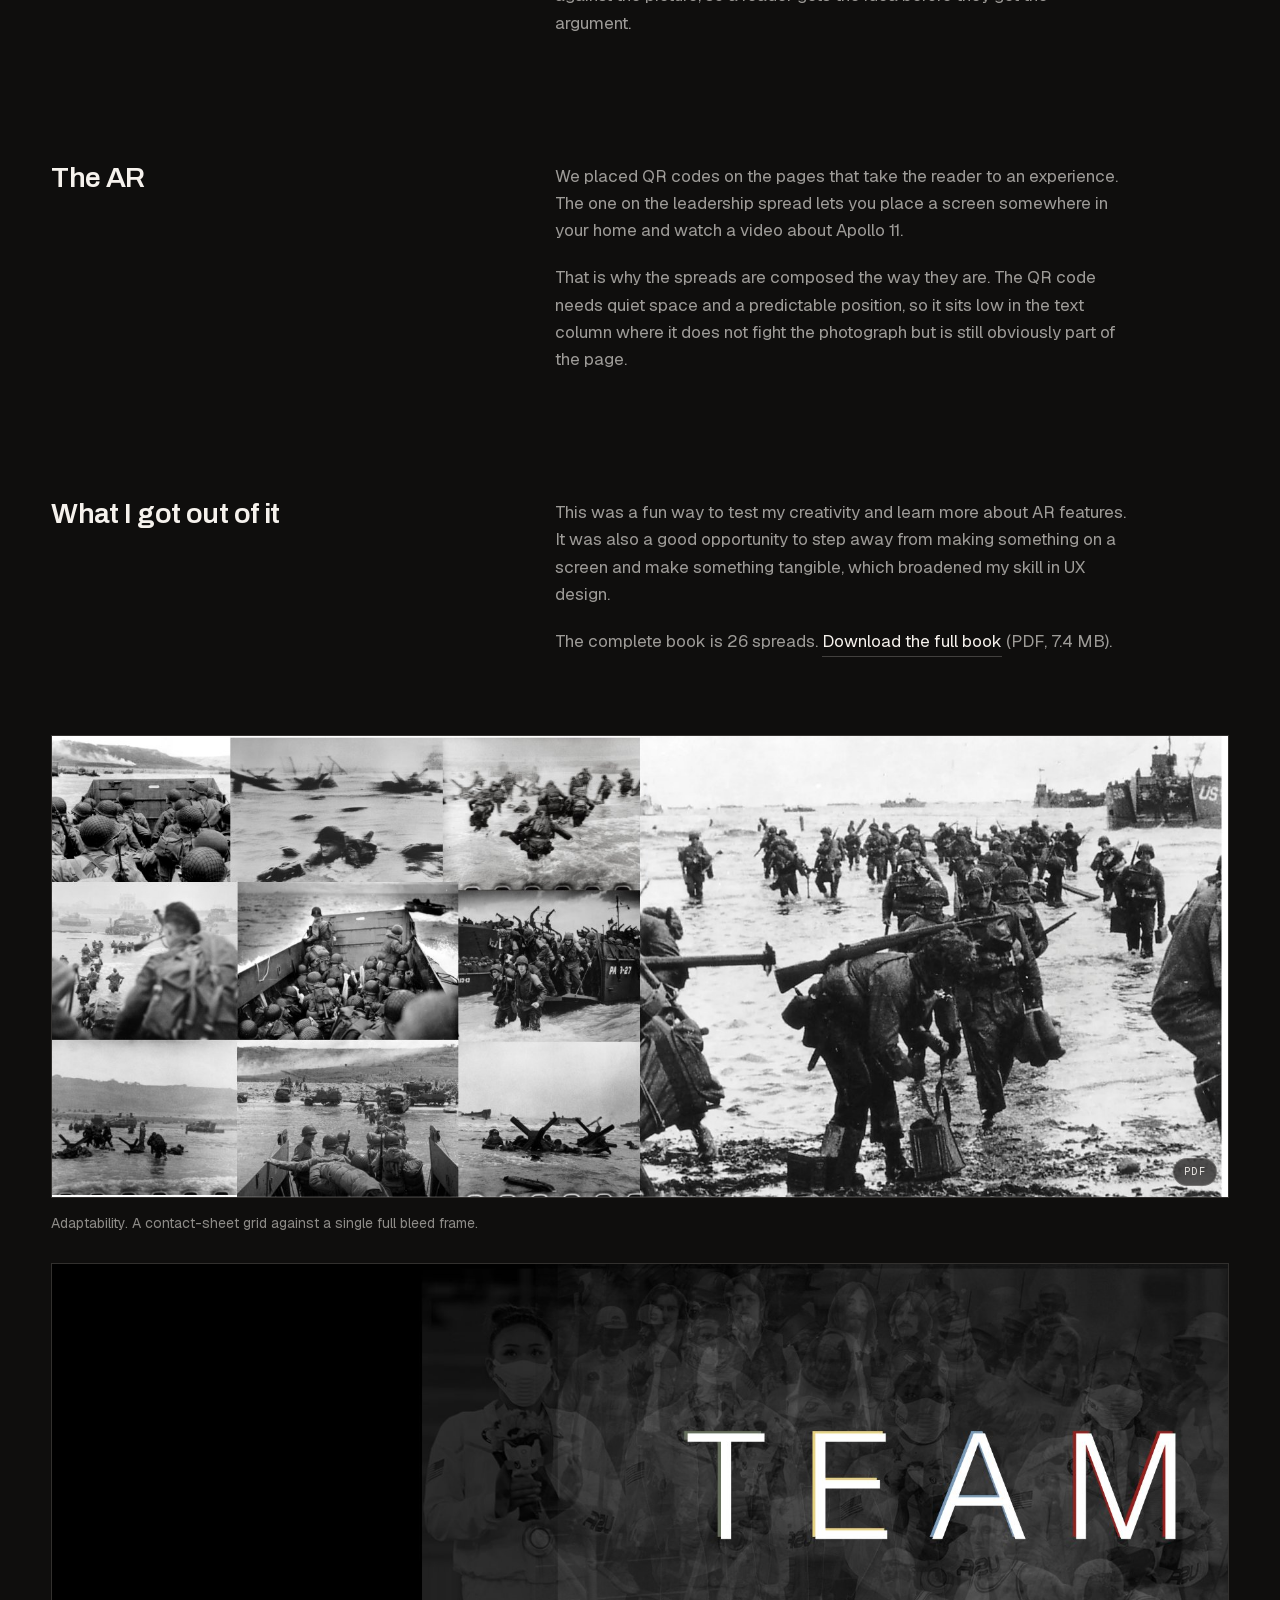
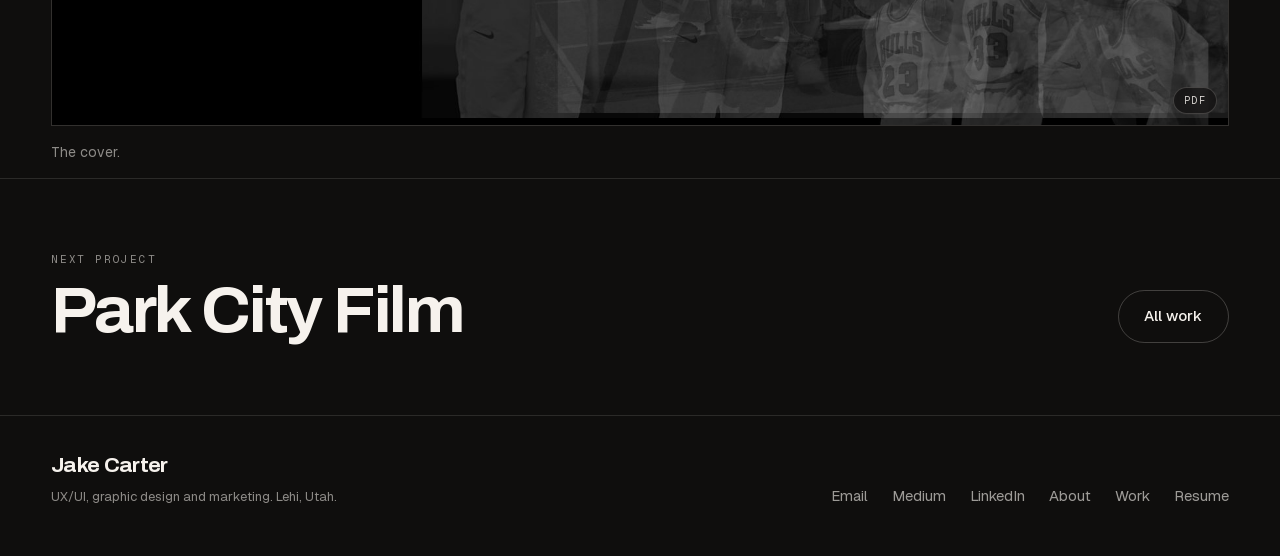
<file: work/interactive-coffee-book.html>
<!DOCTYPE html>
<html lang="en">
<head>
<meta charset="UTF-8">
<meta name="viewport" content="width=device-width, initial-scale=1.0">
<title>Interactive Coffee Book - Jake Carter</title>
<meta name="description" content="A printed book about teams in history, with QR codes on the page that open augmented reality experiences.">
<meta name="theme-color" content="#0f0e0d">
<link rel="canonical" href="https://jakeacarter20.github.io/jake-carter-portfolio/work/interactive-coffee-book.html">
<meta property="og:url" content="https://jakeacarter20.github.io/jake-carter-portfolio/work/interactive-coffee-book.html">
<meta property="og:type" content="article">
<meta property="og:title" content="Interactive Coffee Book - Jake Carter">
<meta property="og:description" content="A printed book about teams in history, with QR codes on the page that open augmented reality experiences.">
<meta property="og:image" content="https://jakeacarter20.github.io/jake-carter-portfolio/assets/img/og-card.jpg">
<meta name="twitter:card" content="summary_large_image">
<link rel="icon" href="data:image/svg+xml,<svg xmlns=%22http://www.w3.org/2000/svg%22 viewBox=%220 0 100 100%22><rect width=%22100%22 height=%22100%22 fill=%22%230f0e0d%22/><text x=%2250%22 y=%2270%22 font-family=%22Helvetica,Arial%22 font-weight=%22bold%22 font-size=%2258%22 fill=%22%23e35d33%22 text-anchor=%22middle%22>J</text></svg>">
<link rel="preload" href="../assets/fonts/Archivo-latin.woff2" as="font" type="font/woff2" crossorigin>
<link rel="stylesheet" href="../css/site.css">
</head>
<body>

<a class="skip-link" href="#main">Skip to main content</a>
<div class="grain" aria-hidden="true"></div>
<div data-nav-sentinel aria-hidden="true" style="position:absolute;top:0;height:1px;width:100%"></div>

<header class="nav" data-stuck="false" data-open="false">
  <div class="nav__inner">
    <a href="../index.html" class="nav__brand">Jake Carter <span>Designer</span></a>
    <ul class="nav__links">
      <li><a href="../index.html#work">Work</a></li>
      <li><a href="../index.html#capabilities">Capabilities</a></li>
      <li><a href="../about.html">About</a></li>
      <li class="nav__links-cta"><a href="../index.html#contact" class="btn btn--primary">Get in touch</a></li>
    </ul>
    <a href="../index.html#contact" class="btn btn--primary nav__cta">Get in touch</a>
    <button class="nav__toggle" aria-expanded="false" aria-controls="primary-nav">Menu</button>
  </div>
</header>

<main id="main">

  <section class="cs-hero">
    <div class="shell">
      <div class="grid12">
        <h1 class="display d-section cs-hero__title">
          <span class="line-mask"><span>A book you hold, with something <i class="em">behind</i> the page.</span></span>
        </h1>
        <p class="lede cs-hero__lede reveal" style="--d:200ms;max-width:56ch">A printed book about teams in history, with QR codes on the page that open augmented reality experiences.</p>
      </div>
    </div>
  </section>

  <section class="cs-facts">
    <div class="shell">
      <dl class="grid12" data-stagger style="row-gap:1.75rem">
        <div class="cs-facts__item reveal"><dt class="label">Role</dt><dd>Page layout, one of two designers</dd></div>
        <div class="cs-facts__item reveal"><dt class="label">Team</dt><dd>Two designers, four writers</dd></div>
        <div class="cs-facts__item reveal"><dt class="label">Scope</dt><dd>Editorial layout, AR integration</dd></div>
        <div class="cs-facts__item reveal"><dt class="label">Extent</dt><dd>26 spreads</dd></div>
        <div class="cs-facts__item reveal"><dt class="label">Status</dt><dd>Coursework</dd></div>
      </dl>
    </div>
  </section>

  <section style="padding-block:clamp(0.6rem,1.6vh,1.1rem)">
    <div class="shell">
      <div class="cs-grid">
        <figure class="cs-cell cs-cell--half reveal" style="--ar:1800/708;--iw:1800px">
          <a class="cs-cell__link" href="../assets/files/interactive-coffee-book.pdf" target="_blank" rel="noopener" aria-label="Open the full book as a PDF, opens in a new tab">
            <div class="media">
              <div class="media__slot"><span class="mark">BOOK</span></div>
              <img src="../assets/work/coffee-book-leadership.jpg" alt="Leadership spread showing an Apollo 11 launch, the word Leadership set large, and a QR code in the text column" loading="eager">
            </div>
          </a>
          <figcaption class="cs-caption">The leadership spread. The QR code opens an Apollo 11 video you can place in your own room.</figcaption>
        </figure>
        <figure class="cs-cell cs-cell--half reveal" style="--ar:1800/708;--iw:1800px">
          <a class="cs-cell__link" href="../assets/files/interactive-coffee-book.pdf" target="_blank" rel="noopener" aria-label="Open the full book as a PDF, opens in a new tab">
            <div class="media">
              <div class="media__slot"><span class="mark">BOOK</span></div>
              <img src="../assets/work/coffee-book-intro.jpg" alt="Intro spread with body copy on the left and the six team traits set large in overlapping type on the right" loading="lazy">
            </div>
          </a>
          <figcaption class="cs-caption">The intro spread sets out the six traits the book is organized around.</figcaption>
        </figure>
      </div>
    </div>
  </section>

  <section class="cs-block">
    <div class="shell">
      <div class="grid12">
        <div class="cs-block__head reveal"><h2 class="d-sub">The brief</h2></div>
        <div class="cs-block__body reveal" style="--d:120ms">
          <p>I was part of a team of two designers and four writers, tasked with creating an interactive book that includes AR features.</p>
          <p>As a team we made a book about teams in history that worked well together, built around the traits those teams shared: adaptability, responsibility, accountability, leadership, communication and consistency. As designers our job was the page layouts.</p>
        </div>
      </div>
    </div>
  </section>

  <section class="cs-block">
    <div class="shell">
      <div class="grid12">
        <div class="cs-block__head reveal"><h2 class="d-sub">The layout system</h2></div>
        <div class="cs-block__body reveal" style="--d:120ms">
          <p>We wanted the design simple but impactful, so we went with big images and bold text. The photography is black and white throughout, which lets material from D-Day, the Chicago Bulls and Apollo 11 sit in the same book without looking like a scrapbook.</p>
          <p>Each trait opens on a spread where the word itself is the image, set large across historical photography. The body copy then runs in a narrow column against the picture, so a reader gets the idea before they get the argument.</p>
        </div>
      </div>
    </div>
  </section>

  <section class="cs-block">
    <div class="shell">
      <div class="grid12">
        <div class="cs-block__head reveal"><h2 class="d-sub">The AR</h2></div>
        <div class="cs-block__body reveal" style="--d:120ms">
          <p>We placed QR codes on the pages that take the reader to an experience. The one on the leadership spread lets you place a screen somewhere in your home and watch a video about Apollo 11.</p>
          <p>That is why the spreads are composed the way they are. The QR code needs quiet space and a predictable position, so it sits low in the text column where it does not fight the photograph but is still obviously part of the page.</p>
        </div>
      </div>
    </div>
  </section>

  <section class="cs-block">
    <div class="shell">
      <div class="grid12">
        <div class="cs-block__head reveal"><h2 class="d-sub">What I got out of it</h2></div>
        <div class="cs-block__body reveal" style="--d:120ms">
          <p>This was a fun way to test my creativity and learn more about AR features. It was also a good opportunity to step away from making something on a screen and make something tangible, which broadened my skill in UX design.</p>
          <p>The complete book is 26 spreads. <a class="tlink" href="../assets/files/interactive-coffee-book.pdf" download>Download the full book</a> (PDF, 7.4 MB).</p>
        </div>
      </div>
    </div>
  </section>

  <section style="padding-block:clamp(0.6rem,1.6vh,1.1rem)">
    <div class="shell">
      <div class="cs-grid">
        <figure class="cs-cell cs-cell--wide reveal" style="--ar:1800/708;--iw:1800px">
          <a class="cs-cell__link" href="../assets/files/interactive-coffee-book.pdf" target="_blank" rel="noopener" aria-label="Open the full book as a PDF, opens in a new tab">
            <div class="media">
              <div class="media__slot"><span class="mark">BOOK</span></div>
              <img src="../assets/work/coffee-book-dday.jpg" alt="Spread from the adaptability chapter, a grid of D-Day photographs beside one full bleed image" loading="lazy">
            </div>
          </a>
          <figcaption class="cs-caption">Adaptability. A contact-sheet grid against a single full bleed frame.</figcaption>
        </figure>
      </div>
    </div>
  </section>

  <section style="padding-block:clamp(0.6rem,1.6vh,1.1rem)">
    <div class="shell">
      <div class="cs-grid">
        <figure class="cs-cell cs-cell--wide reveal" style="--ar:1800/708;--iw:1800px">
          <a class="cs-cell__link" href="../assets/files/interactive-coffee-book.pdf" target="_blank" rel="noopener" aria-label="Open the full book as a PDF, opens in a new tab">
            <div class="media">
              <div class="media__slot"><span class="mark">BOOK</span></div>
              <img src="../assets/work/coffee-book-cover.jpg" alt="Book cover with the word TEAM set over a faded montage of athletes and historical figures" loading="lazy">
            </div>
          </a>
          <figcaption class="cs-caption">The cover.</figcaption>
        </figure>
      </div>
    </div>
  </section>

  <section class="cs-next">
    <div class="shell">
      <div class="grid12" style="align-items:end;row-gap:1.5rem">
        <div style="grid-column:span 8" class="reveal">
          <p class="label" style="margin-bottom:0.75rem">Next project</p>
          <a href="park-city-film.html" class="display d-section">Park City Film</a>
        </div>
        <div style="grid-column:span 4;display:flex;justify-content:flex-end" class="reveal">
          <a href="../index.html#work" class="btn btn--ghost">All work</a>
        </div>
      </div>
    </div>
  </section>

</main>




<footer class="foot">
  <div class="shell">
    <div class="grid12 foot__grid">
      <div class="foot__left">
        <p class="display" style="font-size:1.25rem;font-variation-settings:'wdth' 108">Jake Carter</p>
        <p class="foot__note">UX/UI, graphic design and marketing. Lehi, Utah.</p>
      </div>
      <nav class="foot__right" aria-label="Footer">
        <a href="mailto:gridfolk.studio@gmail.com">Email</a>
        <a href="https://jakeacarter20.medium.com" target="_blank" rel="noopener">Medium</a>
        <a href="https://www.linkedin.com/in/jake-carter-57657b15a/" target="_blank" rel="noopener">LinkedIn</a>
        <a href="../about.html">About</a>
        <a href="../index.html#work">Work</a>
        <a href="../assets/files/jake-carter-resume.pdf">Resume</a>
      </nav>
    </div>
  </div>
</footer>

<script src="../js/site.js" defer></script>
</body>
</html>
</file>
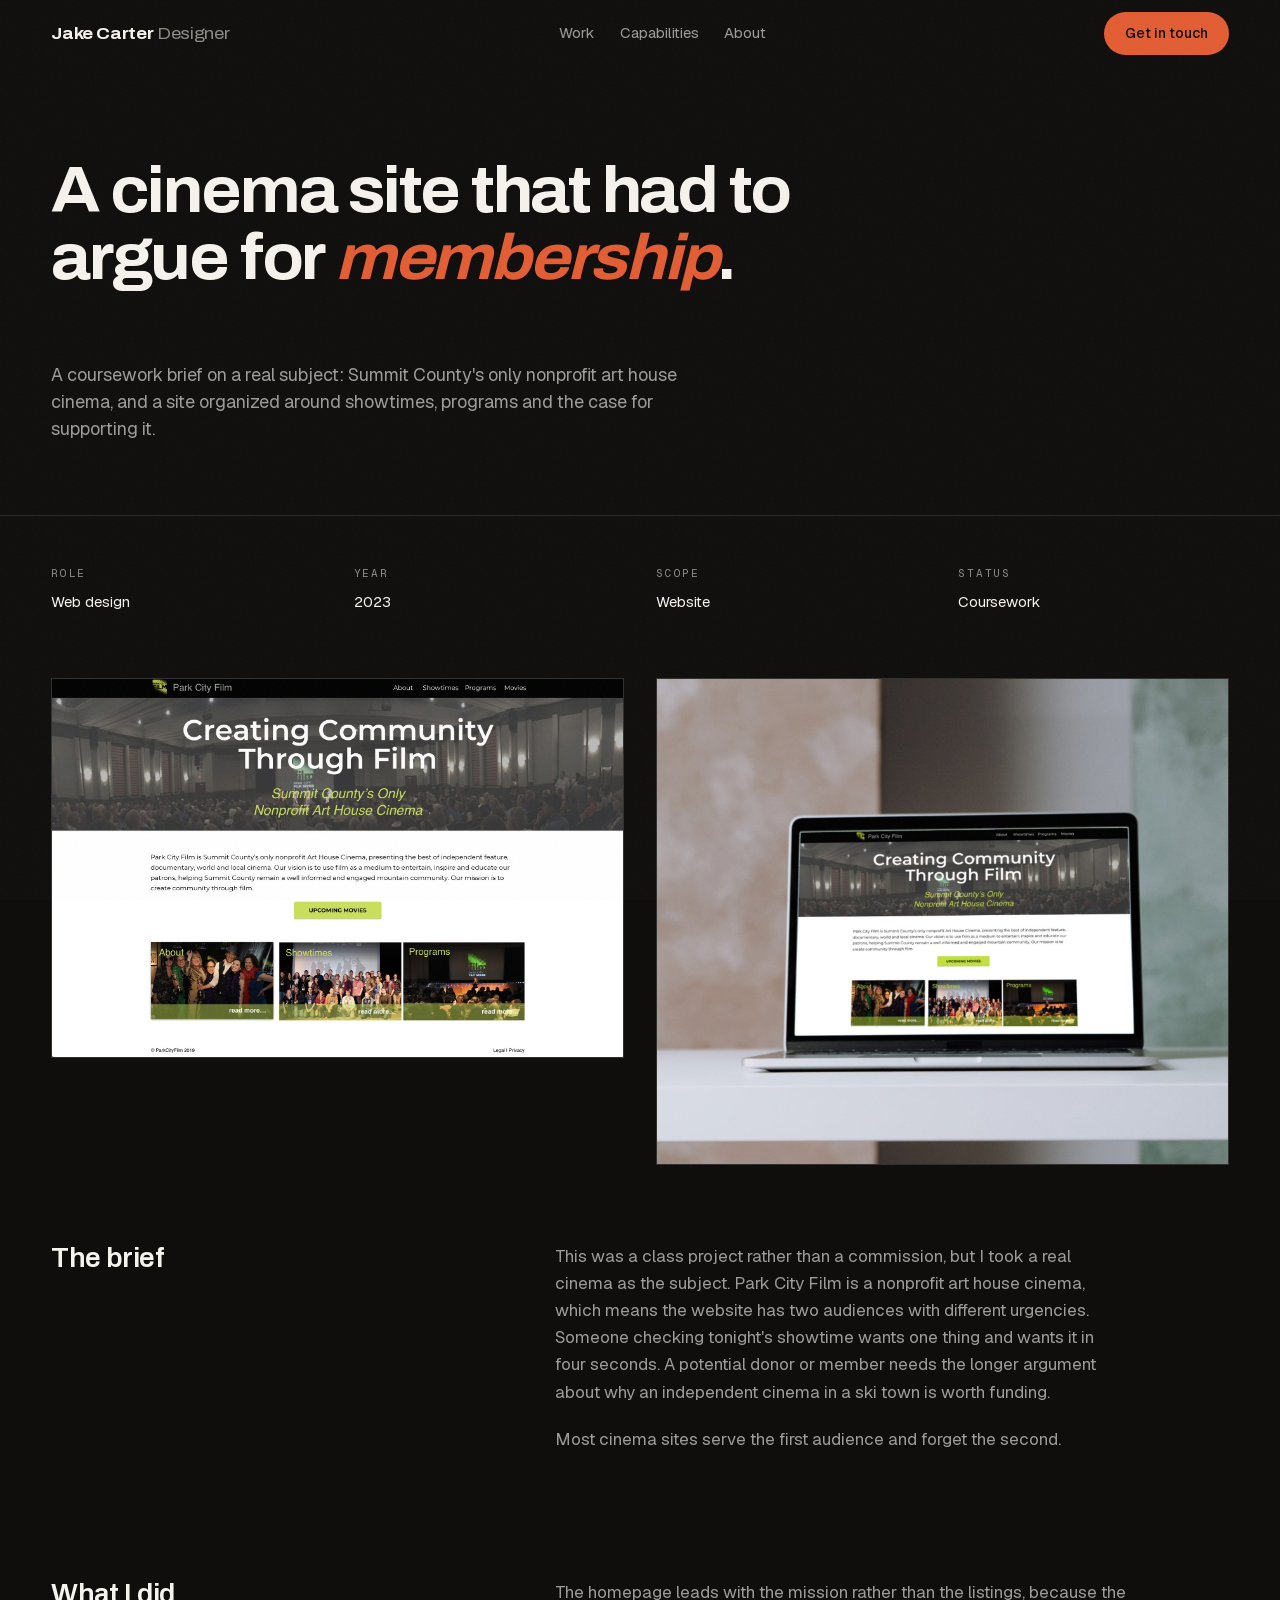
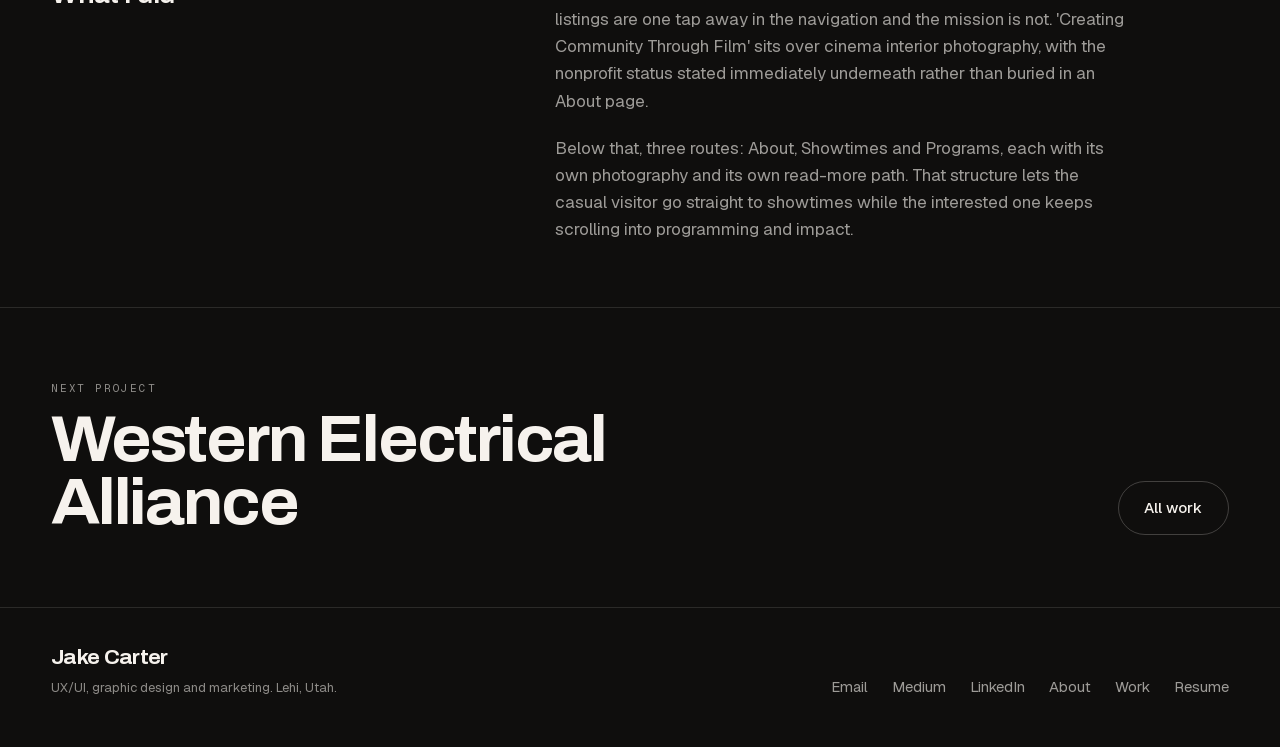
<file: work/park-city-film.html>
<!DOCTYPE html>
<html lang="en">
<head>
<meta charset="UTF-8">
<meta name="viewport" content="width=device-width, initial-scale=1.0">
<title>Park City Film - Jake Carter</title>
<meta name="description" content="A coursework brief on a real subject: Summit County's only nonprofit art house cinema, and a site organized around showtimes, programs and the case for supporting it.">
<meta name="theme-color" content="#0f0e0d">
<link rel="canonical" href="https://jakeacarter20.github.io/jake-carter-portfolio/work/park-city-film.html">
<meta property="og:url" content="https://jakeacarter20.github.io/jake-carter-portfolio/work/park-city-film.html">
<meta property="og:type" content="article">
<meta property="og:title" content="Park City Film - Jake Carter">
<meta property="og:description" content="A coursework brief on a real subject: Summit County's only nonprofit art house cinema, and a site organized around showtimes, programs and the case for supporting it.">
<meta property="og:image" content="https://jakeacarter20.github.io/jake-carter-portfolio/assets/img/og-card.jpg">
<meta name="twitter:card" content="summary_large_image">
<link rel="icon" href="data:image/svg+xml,<svg xmlns=%22http://www.w3.org/2000/svg%22 viewBox=%220 0 100 100%22><rect width=%22100%22 height=%22100%22 fill=%22%230f0e0d%22/><text x=%2250%22 y=%2270%22 font-family=%22Helvetica,Arial%22 font-weight=%22bold%22 font-size=%2258%22 fill=%22%23e35d33%22 text-anchor=%22middle%22>J</text></svg>">
<link rel="preload" href="../assets/fonts/Archivo-latin.woff2" as="font" type="font/woff2" crossorigin>
<link rel="stylesheet" href="../css/site.css">
</head>
<body>

<a class="skip-link" href="#main">Skip to main content</a>
<div class="grain" aria-hidden="true"></div>
<div data-nav-sentinel aria-hidden="true" style="position:absolute;top:0;height:1px;width:100%"></div>

<header class="nav" data-stuck="false" data-open="false">
  <div class="nav__inner">
    <a href="../index.html" class="nav__brand">Jake Carter <span>Designer</span></a>
    <ul class="nav__links">
      <li><a href="../index.html#work">Work</a></li>
      <li><a href="../index.html#capabilities">Capabilities</a></li>
      <li><a href="../about.html">About</a></li>
      <li class="nav__links-cta"><a href="../index.html#contact" class="btn btn--primary">Get in touch</a></li>
    </ul>
    <a href="../index.html#contact" class="btn btn--primary nav__cta">Get in touch</a>
    <button class="nav__toggle" aria-expanded="false" aria-controls="primary-nav">Menu</button>
  </div>
</header>

<main id="main">

  <section class="cs-hero">
    <div class="shell">
      <div class="grid12">
        <h1 class="display d-section cs-hero__title">
          <span class="line-mask"><span>A cinema site that had to argue for <i class="em">membership</i>.</span></span>
        </h1>
        <p class="lede cs-hero__lede reveal" style="--d:200ms;max-width:56ch">A coursework brief on a real subject: Summit County's only nonprofit art house cinema, and a site organized around showtimes, programs and the case for supporting it.</p>
      </div>
    </div>
  </section>

  <section class="cs-facts">
    <div class="shell">
      <dl class="grid12" data-stagger style="row-gap:1.75rem">
        <div class="cs-facts__item reveal"><dt class="label">Role</dt><dd>Web design</dd></div>
        <div class="cs-facts__item reveal"><dt class="label">Year</dt><dd>2023</dd></div>
        <div class="cs-facts__item reveal"><dt class="label">Scope</dt><dd>Website</dd></div>
        <div class="cs-facts__item reveal"><dt class="label">Status</dt><dd>Coursework</dd></div>
      </dl>
    </div>
  </section>

  <section style="padding-block:clamp(0.6rem,1.6vh,1.1rem)">
    <div class="shell">
      <div class="cs-grid">
        <figure class="cs-cell cs-cell--half reveal" style="--ar:1800/1194;--iw:1800px">
          <div class="media">
            <div class="media__slot"><span class="mark">PCF</span></div>
            <img src="../assets/work/park-city-film-site.jpg" alt="Park City Film website homepage, headlined Creating Community Through Film" loading="eager">
          </div>
        </figure>
        <figure class="cs-cell cs-cell--half reveal" style="--ar:1800/1532;--iw:1800px">
          <div class="media">
            <div class="media__slot"><span class="mark">PCF</span></div>
            <img src="../assets/work/park-city-film-laptop.jpg" alt="The Park City Film homepage shown on a laptop" loading="lazy">
          </div>

        </figure>
      </div>
    </div>
  </section>

  <section class="cs-block">
    <div class="shell">
      <div class="grid12">
        <div class="cs-block__head reveal"><h2 class="d-sub">The brief</h2></div>
        <div class="cs-block__body reveal" style="--d:120ms">
          <p>This was a class project rather than a commission, but I took a real cinema as the subject. Park City Film is a nonprofit art house cinema, which means the website has two audiences with different urgencies. Someone checking tonight's showtime wants one thing and wants it in four seconds. A potential donor or member needs the longer argument about why an independent cinema in a ski town is worth funding.</p>
          <p>Most cinema sites serve the first audience and forget the second.</p>
        </div>
      </div>
    </div>
  </section>

  <section class="cs-block">
    <div class="shell">
      <div class="grid12">
        <div class="cs-block__head reveal"><h2 class="d-sub">What I did</h2></div>
        <div class="cs-block__body reveal" style="--d:120ms">
          <p>The homepage leads with the mission rather than the listings, because the listings are one tap away in the navigation and the mission is not. 'Creating Community Through Film' sits over cinema interior photography, with the nonprofit status stated immediately underneath rather than buried in an About page.</p>
          <p>Below that, three routes: About, Showtimes and Programs, each with its own photography and its own read-more path. That structure lets the casual visitor go straight to showtimes while the interested one keeps scrolling into programming and impact.</p>
        </div>
      </div>
    </div>
  </section>



  <section class="cs-next">
    <div class="shell">
      <div class="grid12" style="align-items:end;row-gap:1.5rem">
        <div style="grid-column:span 8" class="reveal">
          <p class="label" style="margin-bottom:0.75rem">Next project</p>
          <a href="western-electrical-alliance.html" class="display d-section">Western Electrical Alliance</a>
        </div>
        <div style="grid-column:span 4;display:flex;justify-content:flex-end" class="reveal">
          <a href="../index.html#work" class="btn btn--ghost">All work</a>
        </div>
      </div>
    </div>
  </section>

</main>

<footer class="foot">
  <div class="shell">
    <div class="grid12 foot__grid">
      <div class="foot__left">
        <p class="display" style="font-size:1.25rem;font-variation-settings:'wdth' 108">Jake Carter</p>
        <p class="foot__note">UX/UI, graphic design and marketing. Lehi, Utah.</p>
      </div>
      <nav class="foot__right" aria-label="Footer">
        <a href="mailto:gridfolk.studio@gmail.com">Email</a>
        <a href="https://jakeacarter20.medium.com" target="_blank" rel="noopener">Medium</a>
        <a href="https://www.linkedin.com/in/jake-carter-57657b15a/" target="_blank" rel="noopener">LinkedIn</a>
        <a href="../about.html">About</a>
        <a href="../index.html#work">Work</a>
        <a href="../assets/files/jake-carter-resume.pdf">Resume</a>
      </nav>
    </div>
  </div>
</footer>

<script src="../js/site.js" defer></script>
</body>
</html>
</file>
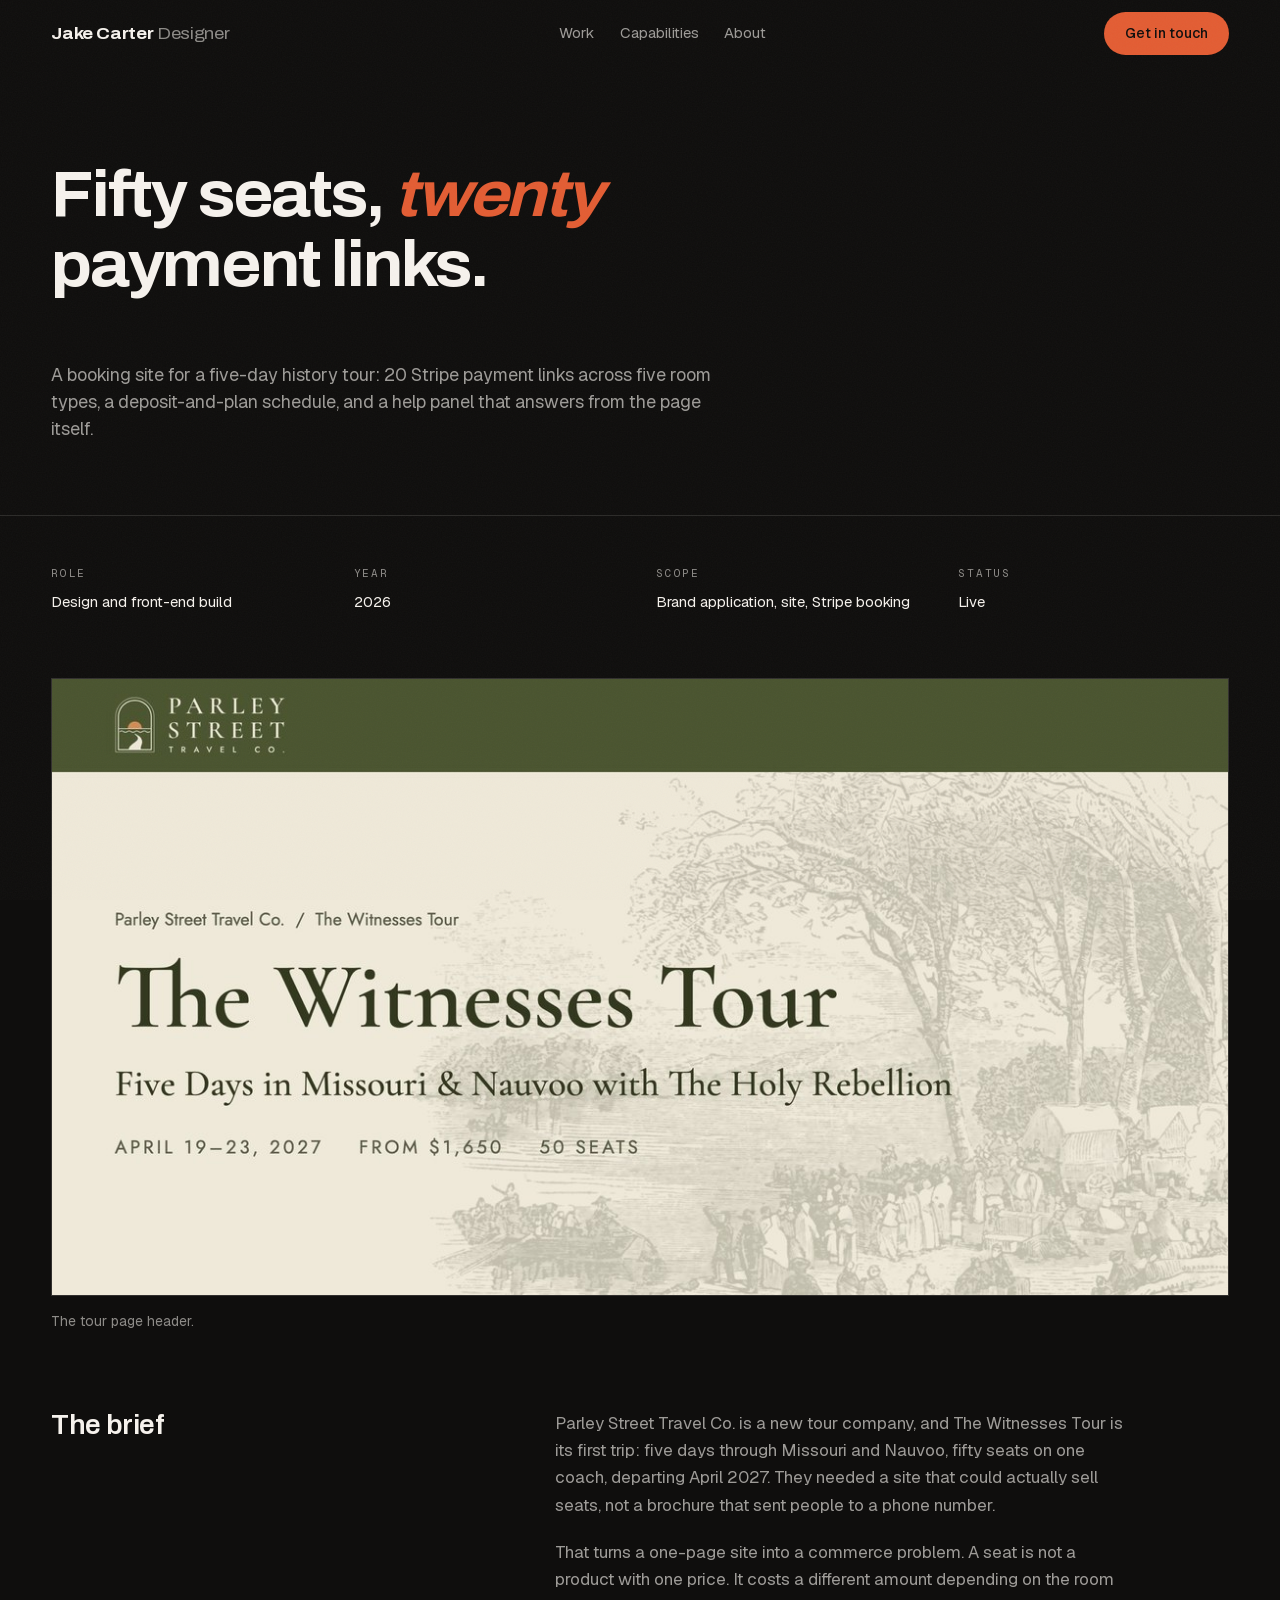
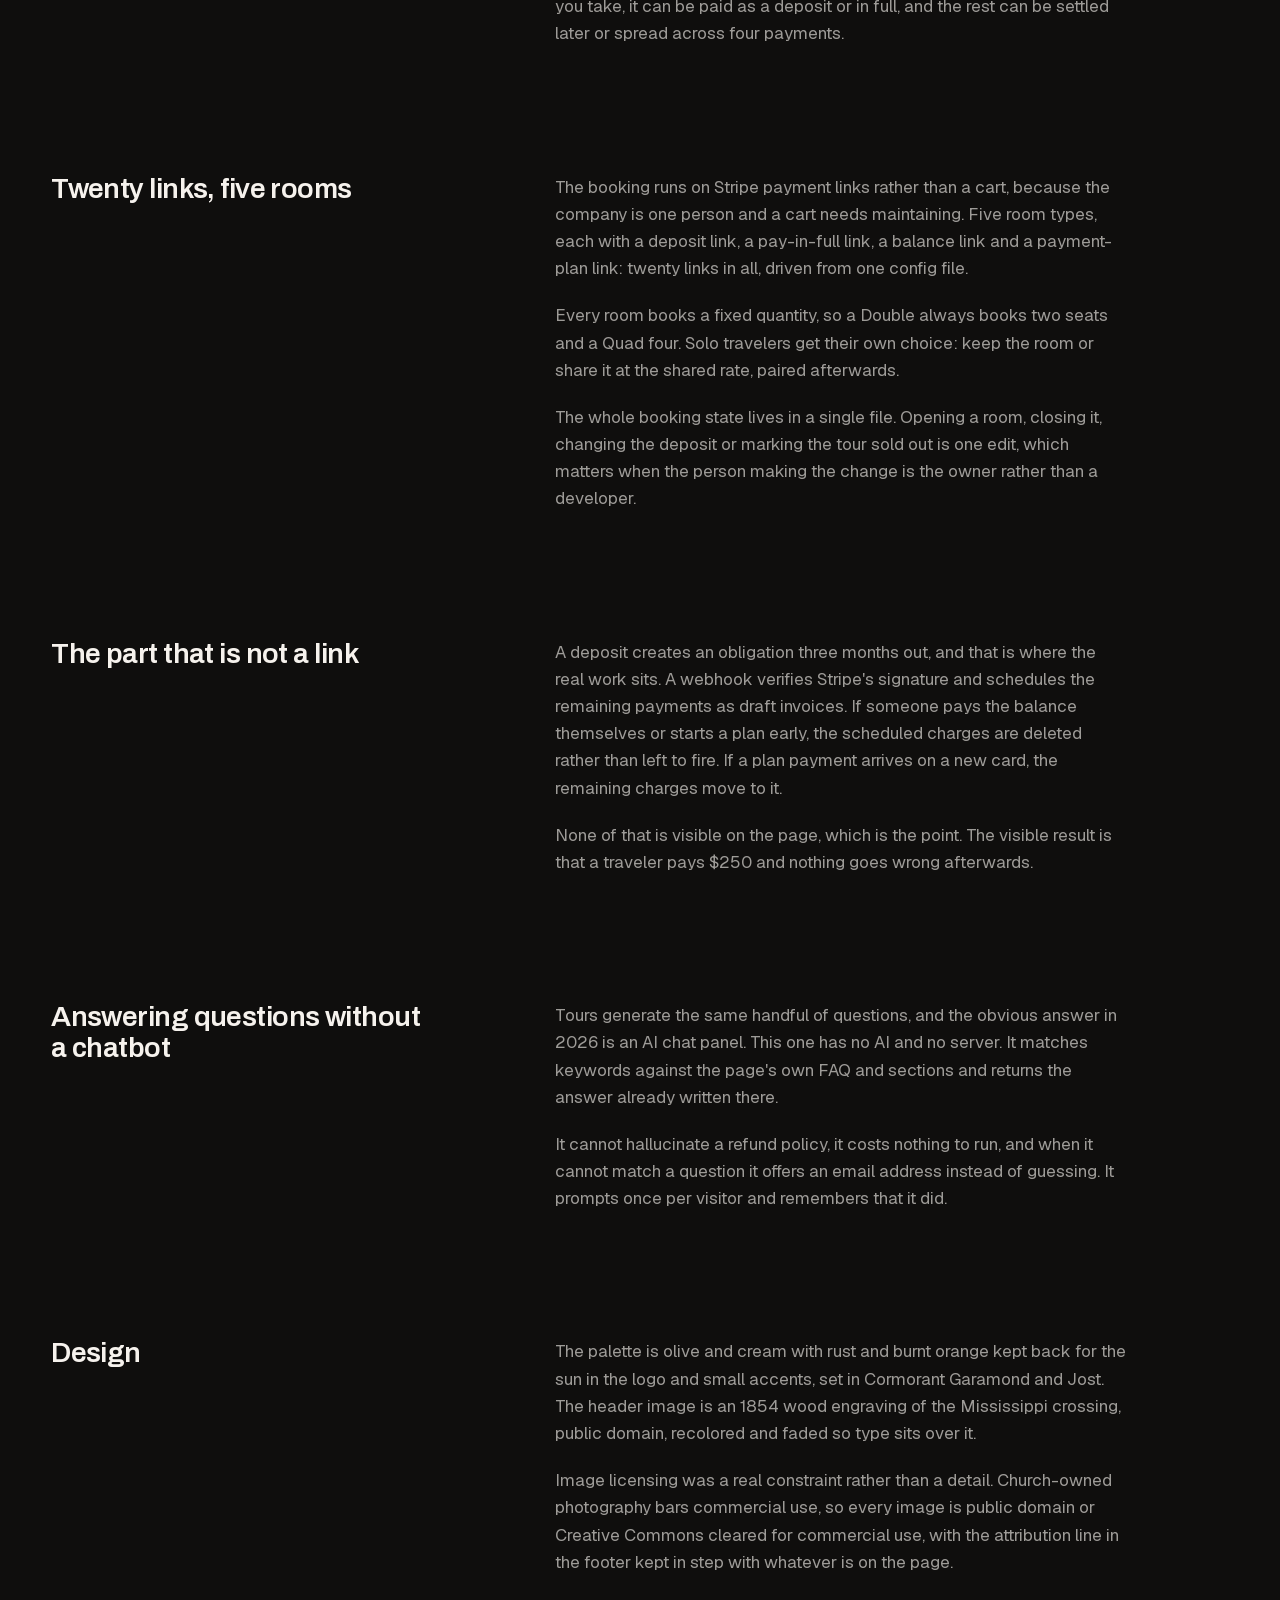
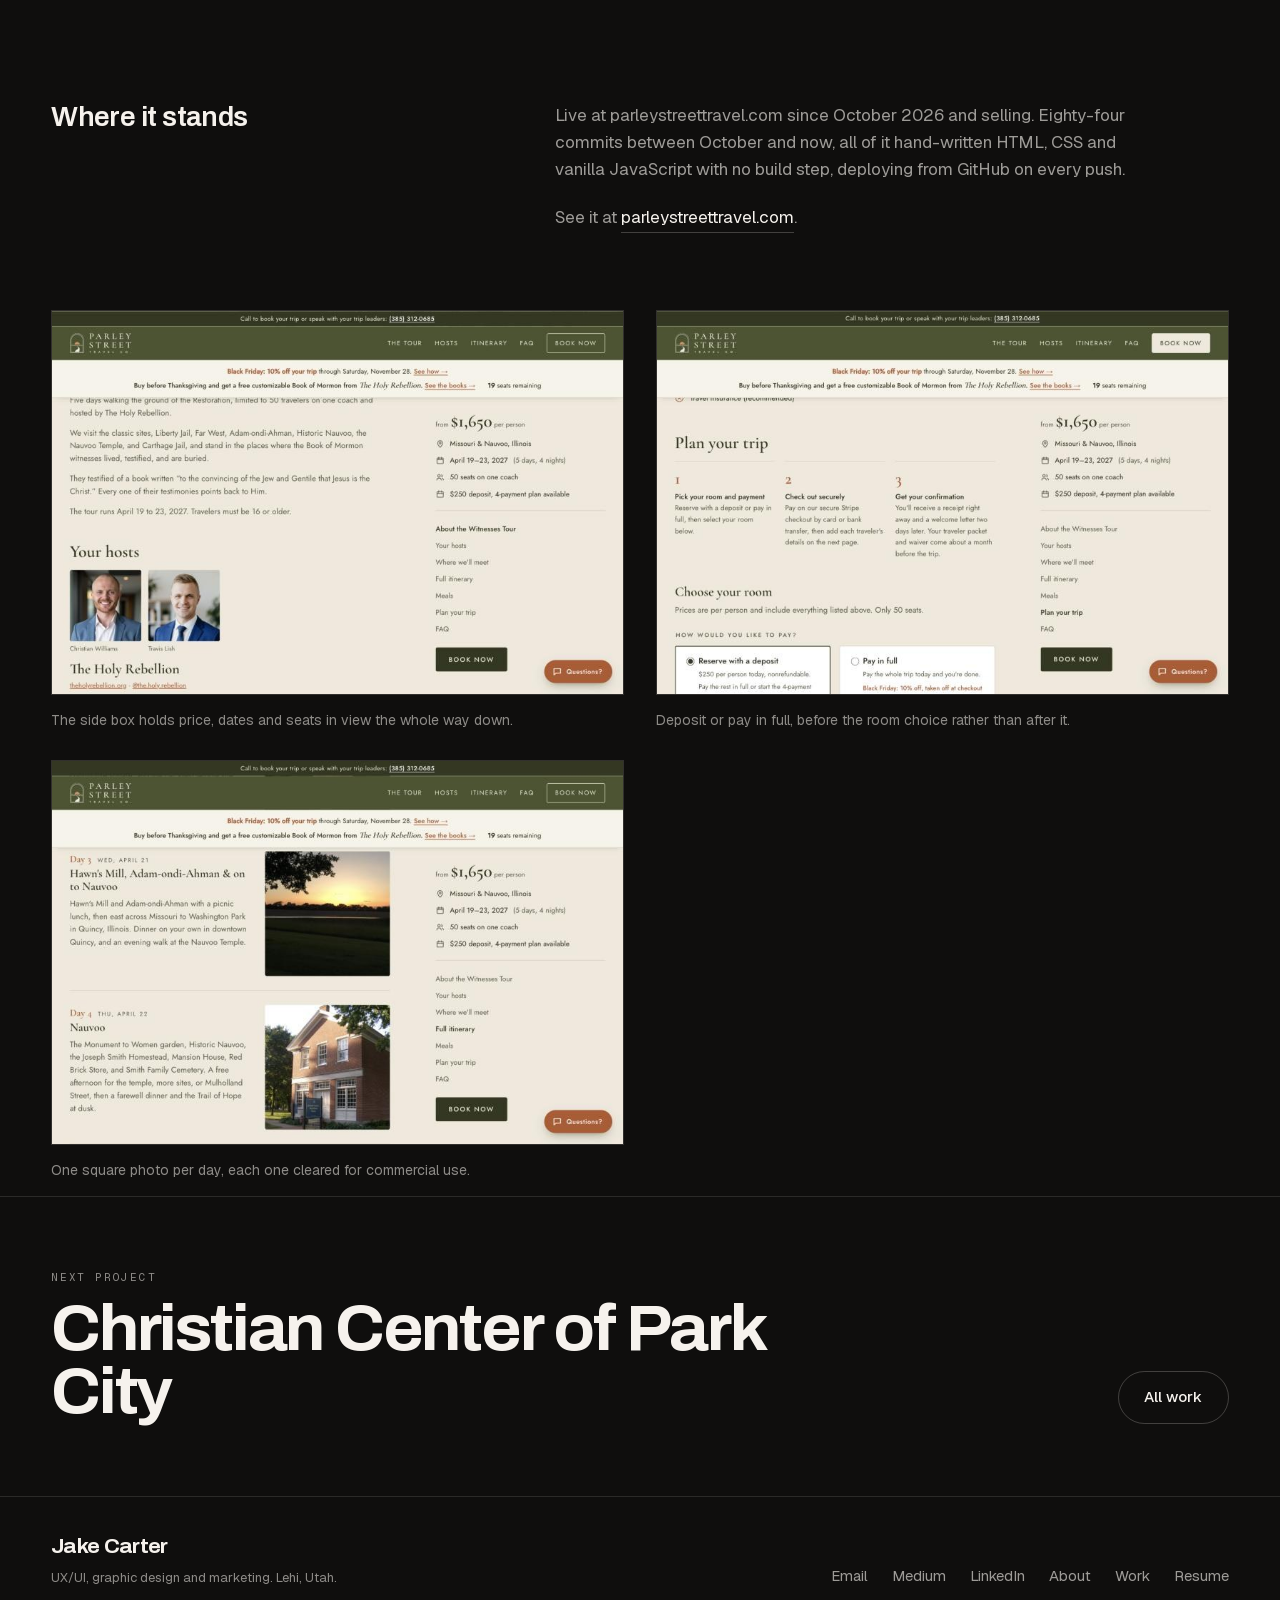
<file: work/parley-street-travel.html>
<!DOCTYPE html>
<html lang="en">
<head>
<meta charset="UTF-8">
<meta name="viewport" content="width=device-width, initial-scale=1.0">
<title>Parley Street Travel Co. - Jake Carter</title>
<meta name="description" content="A booking site for a five-day history tour: 20 Stripe payment links across five room types, a deposit-and-plan schedule, and a help panel that answers from the page itself.">
<meta name="theme-color" content="#0f0e0d">
<link rel="canonical" href="https://jakeacarter20.github.io/jake-carter-portfolio/work/parley-street-travel.html">
<meta property="og:url" content="https://jakeacarter20.github.io/jake-carter-portfolio/work/parley-street-travel.html">
<meta property="og:type" content="article">
<meta property="og:title" content="Parley Street Travel Co. - Jake Carter">
<meta property="og:description" content="A booking site for a five-day history tour: 20 Stripe payment links across five room types, a deposit-and-plan schedule, and a help panel that answers from the page itself.">
<meta property="og:image" content="https://jakeacarter20.github.io/jake-carter-portfolio/assets/img/og-card.jpg">
<meta name="twitter:card" content="summary_large_image">
<link rel="icon" href="data:image/svg+xml,<svg xmlns=%22http://www.w3.org/2000/svg%22 viewBox=%220 0 100 100%22><rect width=%22100%22 height=%22100%22 fill=%22%230f0e0d%22/><text x=%2250%22 y=%2270%22 font-family=%22Helvetica,Arial%22 font-weight=%22bold%22 font-size=%2258%22 fill=%22%23e35d33%22 text-anchor=%22middle%22>J</text></svg>">
<link rel="preload" href="../assets/fonts/Archivo-latin.woff2" as="font" type="font/woff2" crossorigin>
<link rel="stylesheet" href="../css/site.css">
</head>
<body>

<a class="skip-link" href="#main">Skip to main content</a>
<div class="grain" aria-hidden="true"></div>
<div data-nav-sentinel aria-hidden="true" style="position:absolute;top:0;height:1px;width:100%"></div>

<header class="nav" data-stuck="false" data-open="false">
  <div class="nav__inner">
    <a href="../index.html" class="nav__brand">Jake Carter <span>Designer</span></a>
    <ul class="nav__links">
      <li><a href="../index.html#work">Work</a></li>
      <li><a href="../index.html#capabilities">Capabilities</a></li>
      <li><a href="../about.html">About</a></li>
      <li class="nav__links-cta"><a href="../index.html#contact" class="btn btn--primary">Get in touch</a></li>
    </ul>
    <a href="../index.html#contact" class="btn btn--primary nav__cta">Get in touch</a>
    <button class="nav__toggle" aria-expanded="false" aria-controls="primary-nav">Menu</button>
  </div>
</header>

<main id="main">

  <section class="cs-hero">
    <div class="shell">
      <div class="grid12">
        <h1 class="display d-section cs-hero__title">
          <span class="line-mask"><span>Fifty seats, <i class="em">twenty</i> payment links.</span></span>
        </h1>
        <p class="lede cs-hero__lede reveal" style="--d:200ms;max-width:56ch">A booking site for a five-day history tour: 20 Stripe payment links across five room types, a deposit-and-plan schedule, and a help panel that answers from the page itself.</p>
      </div>
    </div>
  </section>

  <section class="cs-facts">
    <div class="shell">
      <dl class="grid12" data-stagger style="row-gap:1.75rem">
        <div class="cs-facts__item reveal"><dt class="label">Role</dt><dd>Design and front-end build</dd></div>
        <div class="cs-facts__item reveal"><dt class="label">Year</dt><dd>2026</dd></div>
        <div class="cs-facts__item reveal"><dt class="label">Scope</dt><dd>Brand application, site, Stripe booking</dd></div>
        <div class="cs-facts__item reveal"><dt class="label">Status</dt><dd>Live</dd></div>
      </dl>
    </div>
  </section>

  <section style="padding-block:clamp(0.6rem,1.6vh,1.1rem)">
    <div class="shell">
      <div class="cs-grid">
        <figure class="cs-cell cs-cell--wide reveal" style="--ar:1200/630;--iw:1200px">
          <div class="media">
            <div class="media__slot"><span class="mark">PST</span></div>
            <img src="../assets/work/parley-street-hero.jpg" alt="The Witnesses Tour homepage, the title set over a faded 1854 engraving of the Mississippi crossing" loading="lazy" decoding="async">
          </div>
          <figcaption class="cs-caption">The tour page header.</figcaption>
        </figure>
      </div>
    </div>
  </section>

  <section class="cs-block">
    <div class="shell">
      <div class="grid12">
        <div class="cs-block__head reveal"><h2 class="d-sub">The brief</h2></div>
        <div class="cs-block__body reveal" style="--d:120ms">
          <p>Parley Street Travel Co. is a new tour company, and The Witnesses Tour is its first trip: five days through Missouri and Nauvoo, fifty seats on one coach, departing April 2027. They needed a site that could actually sell seats, not a brochure that sent people to a phone number.</p>
          <p>That turns a one-page site into a commerce problem. A seat is not a product with one price. It costs a different amount depending on the room you take, it can be paid as a deposit or in full, and the rest can be settled later or spread across four payments.</p>
        </div>
      </div>
    </div>
  </section>

  <section class="cs-block">
    <div class="shell">
      <div class="grid12">
        <div class="cs-block__head reveal"><h2 class="d-sub">Twenty links, five rooms</h2></div>
        <div class="cs-block__body reveal" style="--d:120ms">
          <p>The booking runs on Stripe payment links rather than a cart, because the company is one person and a cart needs maintaining. Five room types, each with a deposit link, a pay-in-full link, a balance link and a payment-plan link: twenty links in all, driven from one config file.</p>
          <p>Every room books a fixed quantity, so a Double always books two seats and a Quad four. Solo travelers get their own choice: keep the room or share it at the shared rate, paired afterwards.</p>
          <p>The whole booking state lives in a single file. Opening a room, closing it, changing the deposit or marking the tour sold out is one edit, which matters when the person making the change is the owner rather than a developer.</p>
        </div>
      </div>
    </div>
  </section>

  <section class="cs-block">
    <div class="shell">
      <div class="grid12">
        <div class="cs-block__head reveal"><h2 class="d-sub">The part that is not a link</h2></div>
        <div class="cs-block__body reveal" style="--d:120ms">
          <p>A deposit creates an obligation three months out, and that is where the real work sits. A webhook verifies Stripe's signature and schedules the remaining payments as draft invoices. If someone pays the balance themselves or starts a plan early, the scheduled charges are deleted rather than left to fire. If a plan payment arrives on a new card, the remaining charges move to it.</p>
          <p>None of that is visible on the page, which is the point. The visible result is that a traveler pays $250 and nothing goes wrong afterwards.</p>
        </div>
      </div>
    </div>
  </section>

  <section class="cs-block">
    <div class="shell">
      <div class="grid12">
        <div class="cs-block__head reveal"><h2 class="d-sub">Answering questions without a chatbot</h2></div>
        <div class="cs-block__body reveal" style="--d:120ms">
          <p>Tours generate the same handful of questions, and the obvious answer in 2026 is an AI chat panel. This one has no AI and no server. It matches keywords against the page's own FAQ and sections and returns the answer already written there.</p>
          <p>It cannot hallucinate a refund policy, it costs nothing to run, and when it cannot match a question it offers an email address instead of guessing. It prompts once per visitor and remembers that it did.</p>
        </div>
      </div>
    </div>
  </section>

  <section class="cs-block">
    <div class="shell">
      <div class="grid12">
        <div class="cs-block__head reveal"><h2 class="d-sub">Design</h2></div>
        <div class="cs-block__body reveal" style="--d:120ms">
          <p>The palette is olive and cream with rust and burnt orange kept back for the sun in the logo and small accents, set in Cormorant Garamond and Jost. The header image is an 1854 wood engraving of the Mississippi crossing, public domain, recolored and faded so type sits over it.</p>
          <p>Image licensing was a real constraint rather than a detail. Church-owned photography bars commercial use, so every image is public domain or Creative Commons cleared for commercial use, with the attribution line in the footer kept in step with whatever is on the page.</p>
        </div>
      </div>
    </div>
  </section>

  <section class="cs-block">
    <div class="shell">
      <div class="grid12">
        <div class="cs-block__head reveal"><h2 class="d-sub">Where it stands</h2></div>
        <div class="cs-block__body reveal" style="--d:120ms">
          <p>Live at parleystreettravel.com since October 2026 and selling. Eighty-four commits between October and now, all of it hand-written HTML, CSS and vanilla JavaScript with no build step, deploying from GitHub on every push.</p>
          <p>See it at <a class="tlink" href="https://parleystreettravel.com" target="_blank" rel="noopener">parleystreettravel.com</a>.</p>
        </div>
      </div>
    </div>
  </section>

  <section style="padding-block:clamp(0.6rem,1.6vh,1.1rem)">
    <div class="shell">
      <div class="cs-grid">
        <figure class="cs-cell cs-cell--half reveal" style="--ar:800/537;--iw:800px">
          <div class="media">
            <div class="media__slot"><span class="mark">PST</span></div>
            <img src="../assets/work/parley-street-sidebox.jpg" alt="The sticky booking box beside the tour copy, showing price, dates, seats and section links" loading="lazy" decoding="async">
          </div>
          <figcaption class="cs-caption">The side box holds price, dates and seats in view the whole way down.</figcaption>
        </figure>
        <figure class="cs-cell cs-cell--half reveal" style="--ar:800/537;--iw:800px">
          <div class="media">
            <div class="media__slot"><span class="mark">PST</span></div>
            <img src="../assets/work/parley-street-booking.jpg" alt="The booking section with a three step explainer and a deposit or pay in full choice" loading="lazy" decoding="async">
          </div>
          <figcaption class="cs-caption">Deposit or pay in full, before the room choice rather than after it.</figcaption>
        </figure>
      </div>
    </div>
  </section>

  <section style="padding-block:clamp(0.6rem,1.6vh,1.1rem)">
    <div class="shell">
      <div class="cs-grid">
        <figure class="cs-cell cs-cell--half reveal" style="--ar:800/537;--iw:800px">
          <div class="media">
            <div class="media__slot"><span class="mark">PST</span></div>
            <img src="../assets/work/parley-street-itinerary.jpg" alt="Day three and day four of the itinerary, each with a square photograph" loading="lazy" decoding="async">
          </div>
          <figcaption class="cs-caption">One square photo per day, each one cleared for commercial use.</figcaption>
        </figure>
      </div>
    </div>
  </section>

  <section class="cs-next">
    <div class="shell">
      <div class="grid12" style="align-items:end;row-gap:1.5rem">
        <div style="grid-column:span 8" class="reveal">
          <p class="label" style="margin-bottom:0.75rem">Next project</p>
          <a href="christian-center-park-city.html" class="display d-section">Christian Center of Park City</a>
        </div>
        <div style="grid-column:span 4;display:flex;justify-content:flex-end" class="reveal">
          <a href="../index.html#work" class="btn btn--ghost">All work</a>
        </div>
      </div>
    </div>
  </section>

</main>


<footer class="foot">
  <div class="shell">
    <div class="grid12 foot__grid">
      <div class="foot__left">
        <p class="display" style="font-size:1.25rem;font-variation-settings:'wdth' 108">Jake Carter</p>
        <p class="foot__note">UX/UI, graphic design and marketing. Lehi, Utah.</p>
      </div>
      <nav class="foot__right" aria-label="Footer">
        <a href="mailto:gridfolk.studio@gmail.com">Email</a>
        <a href="https://jakeacarter20.medium.com" target="_blank" rel="noopener">Medium</a>
        <a href="https://www.linkedin.com/in/jake-carter-57657b15a/" target="_blank" rel="noopener">LinkedIn</a>
        <a href="../about.html">About</a>
        <a href="../index.html#work">Work</a>
        <a href="../assets/files/jake-carter-resume.pdf">Resume</a>
      </nav>
    </div>
  </div>
</footer>

<script src="../js/site.js" defer></script>
</body>
</html>
</file>
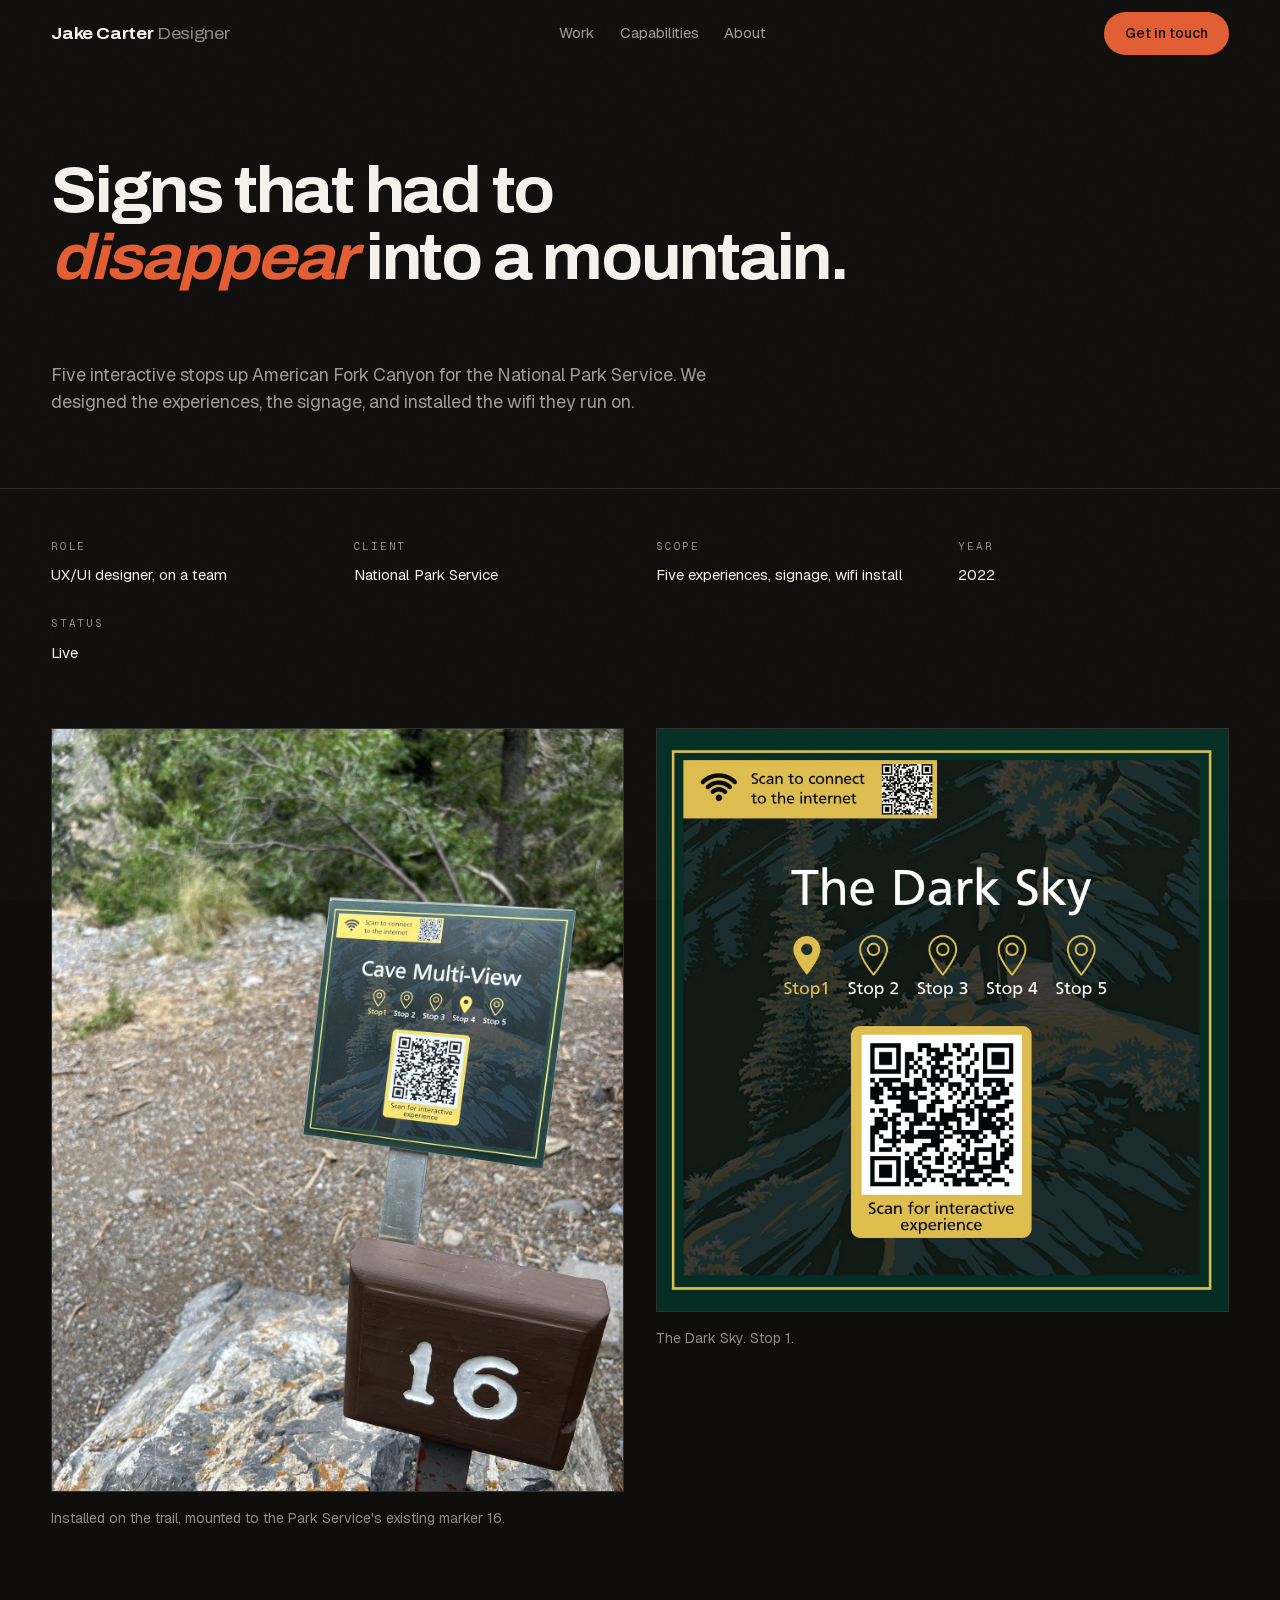
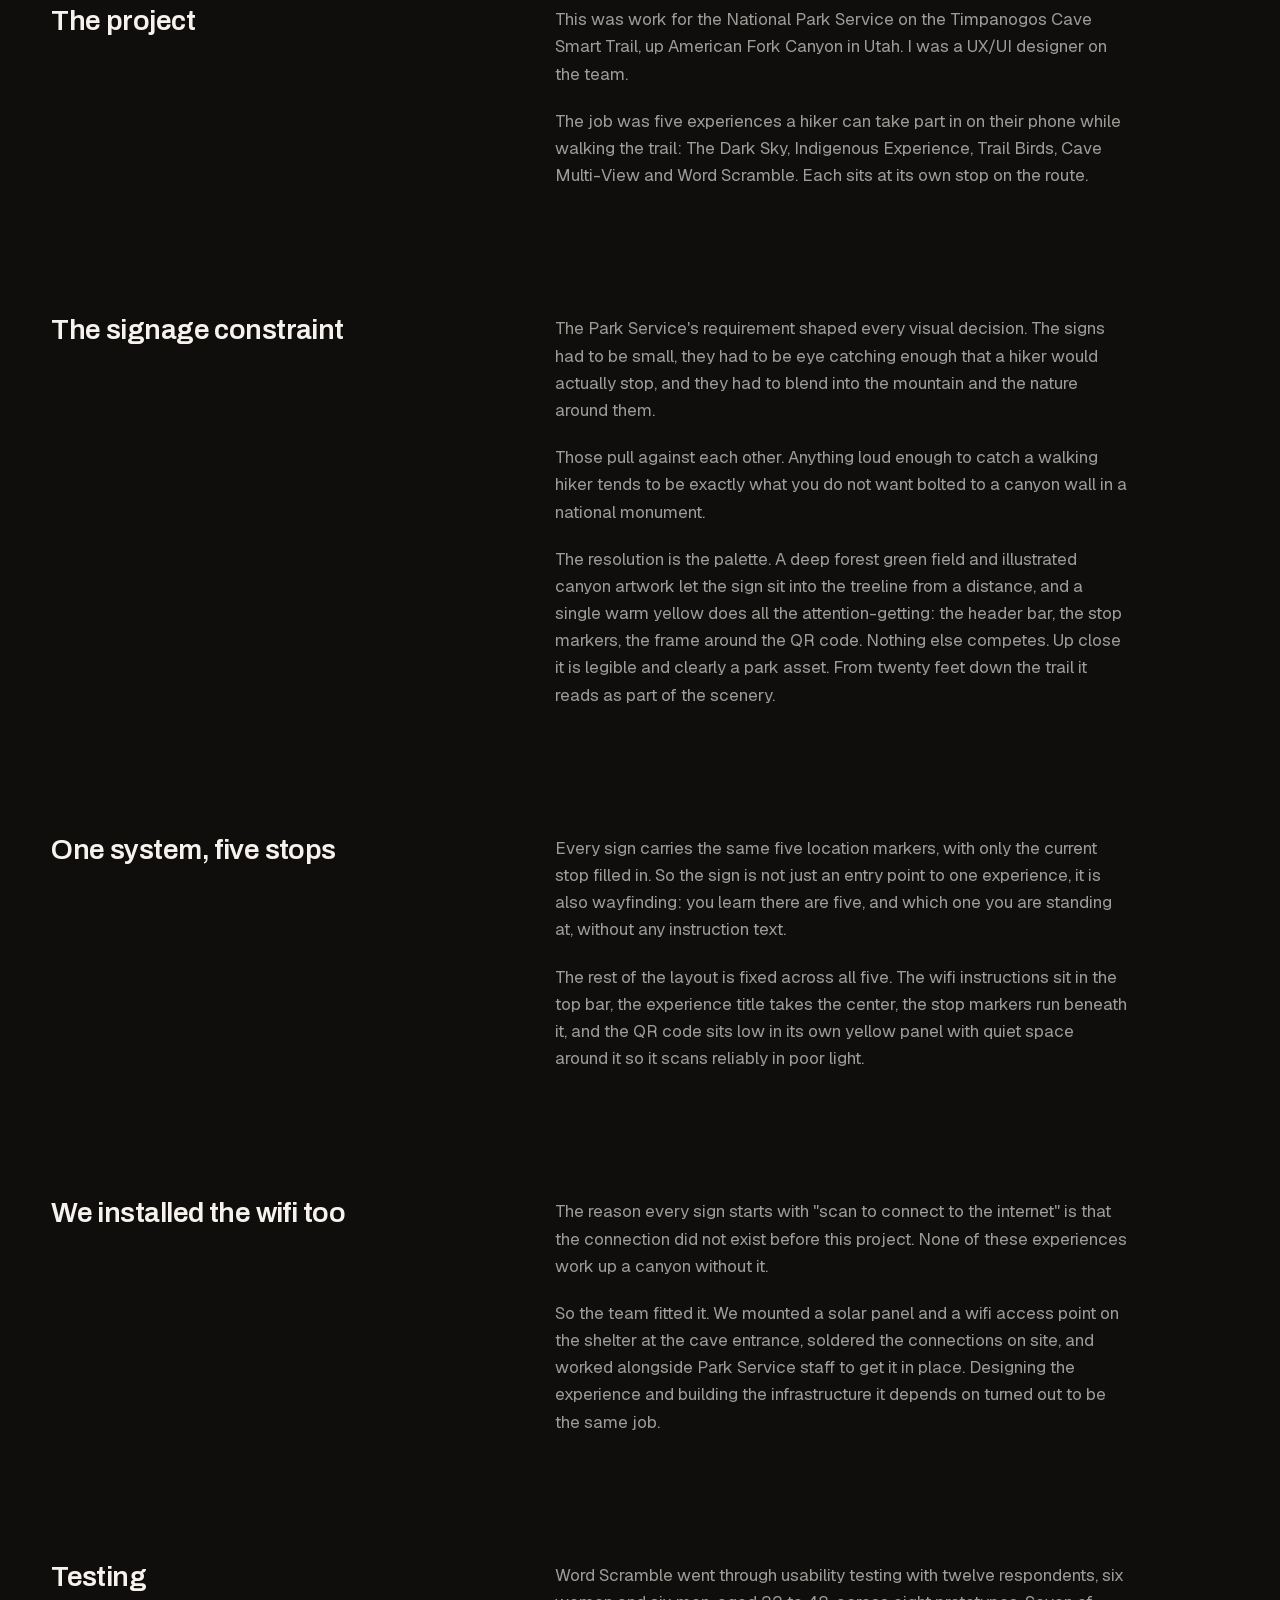
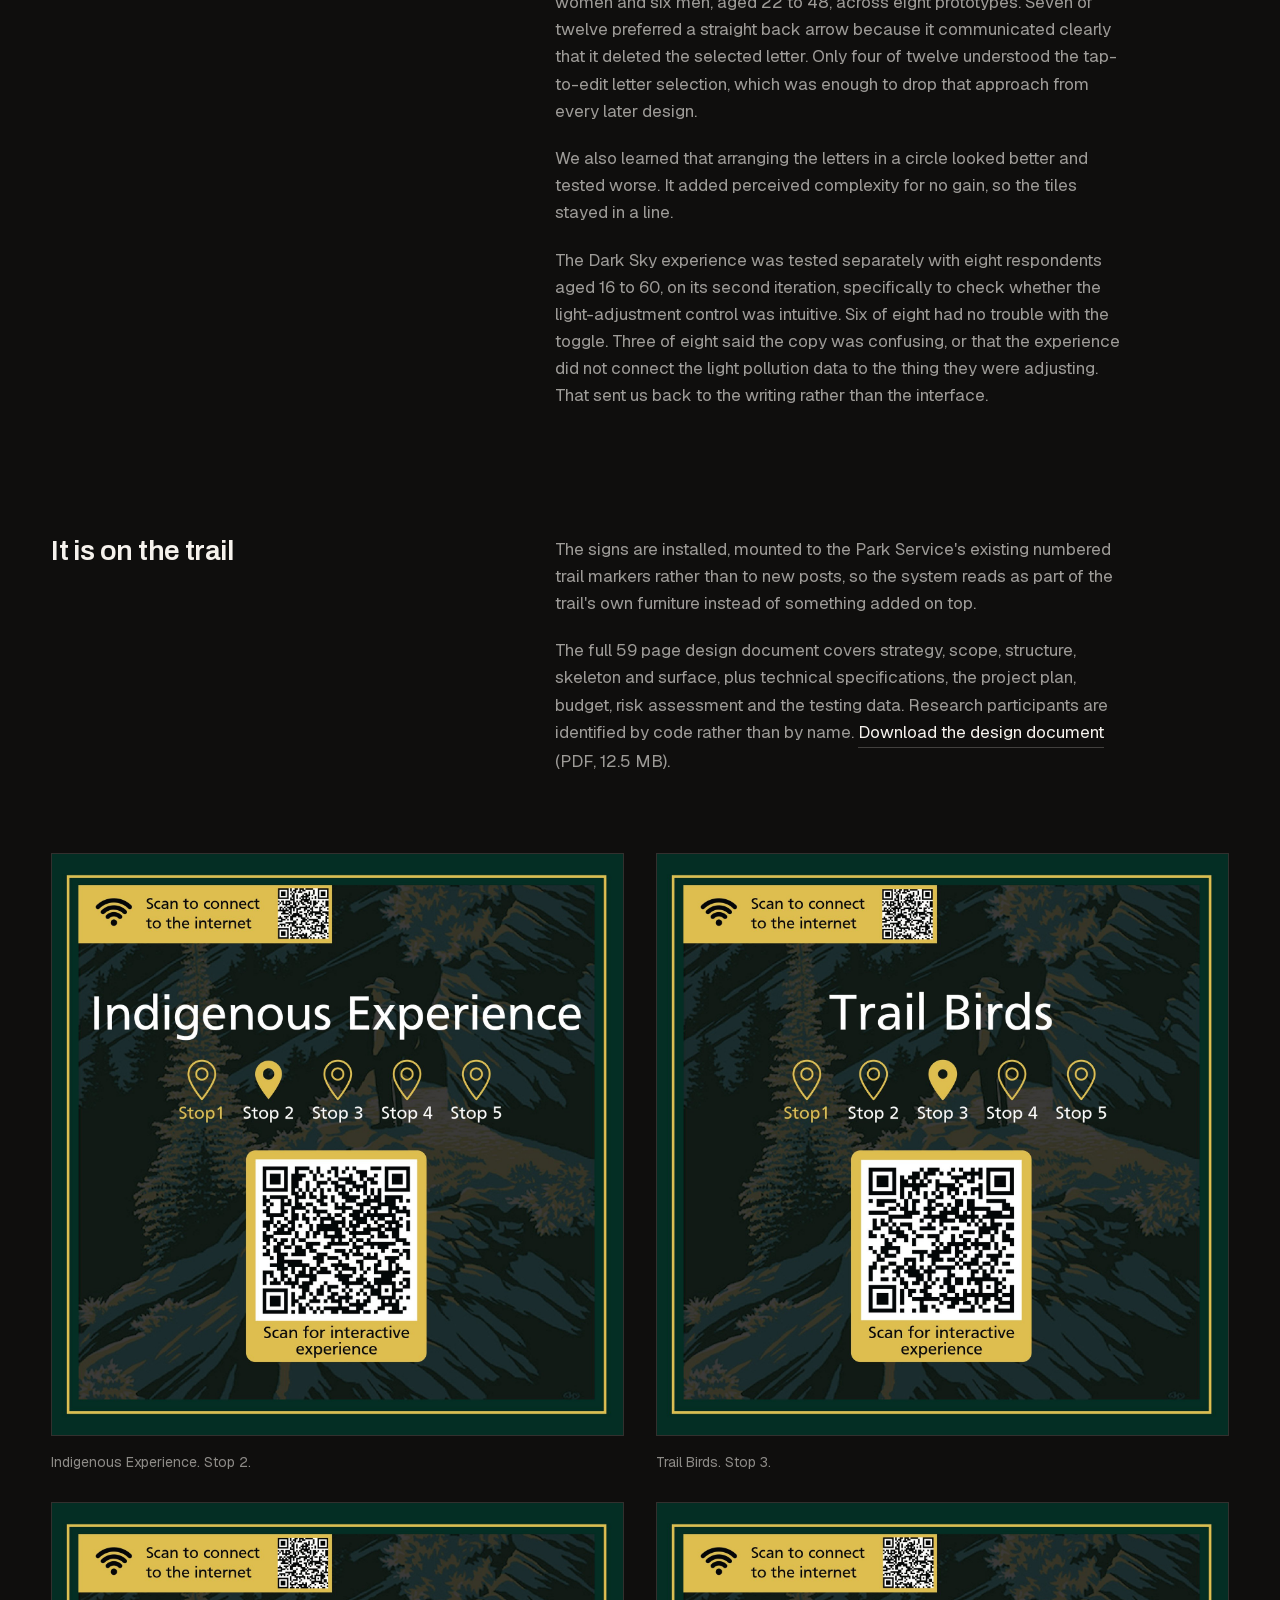
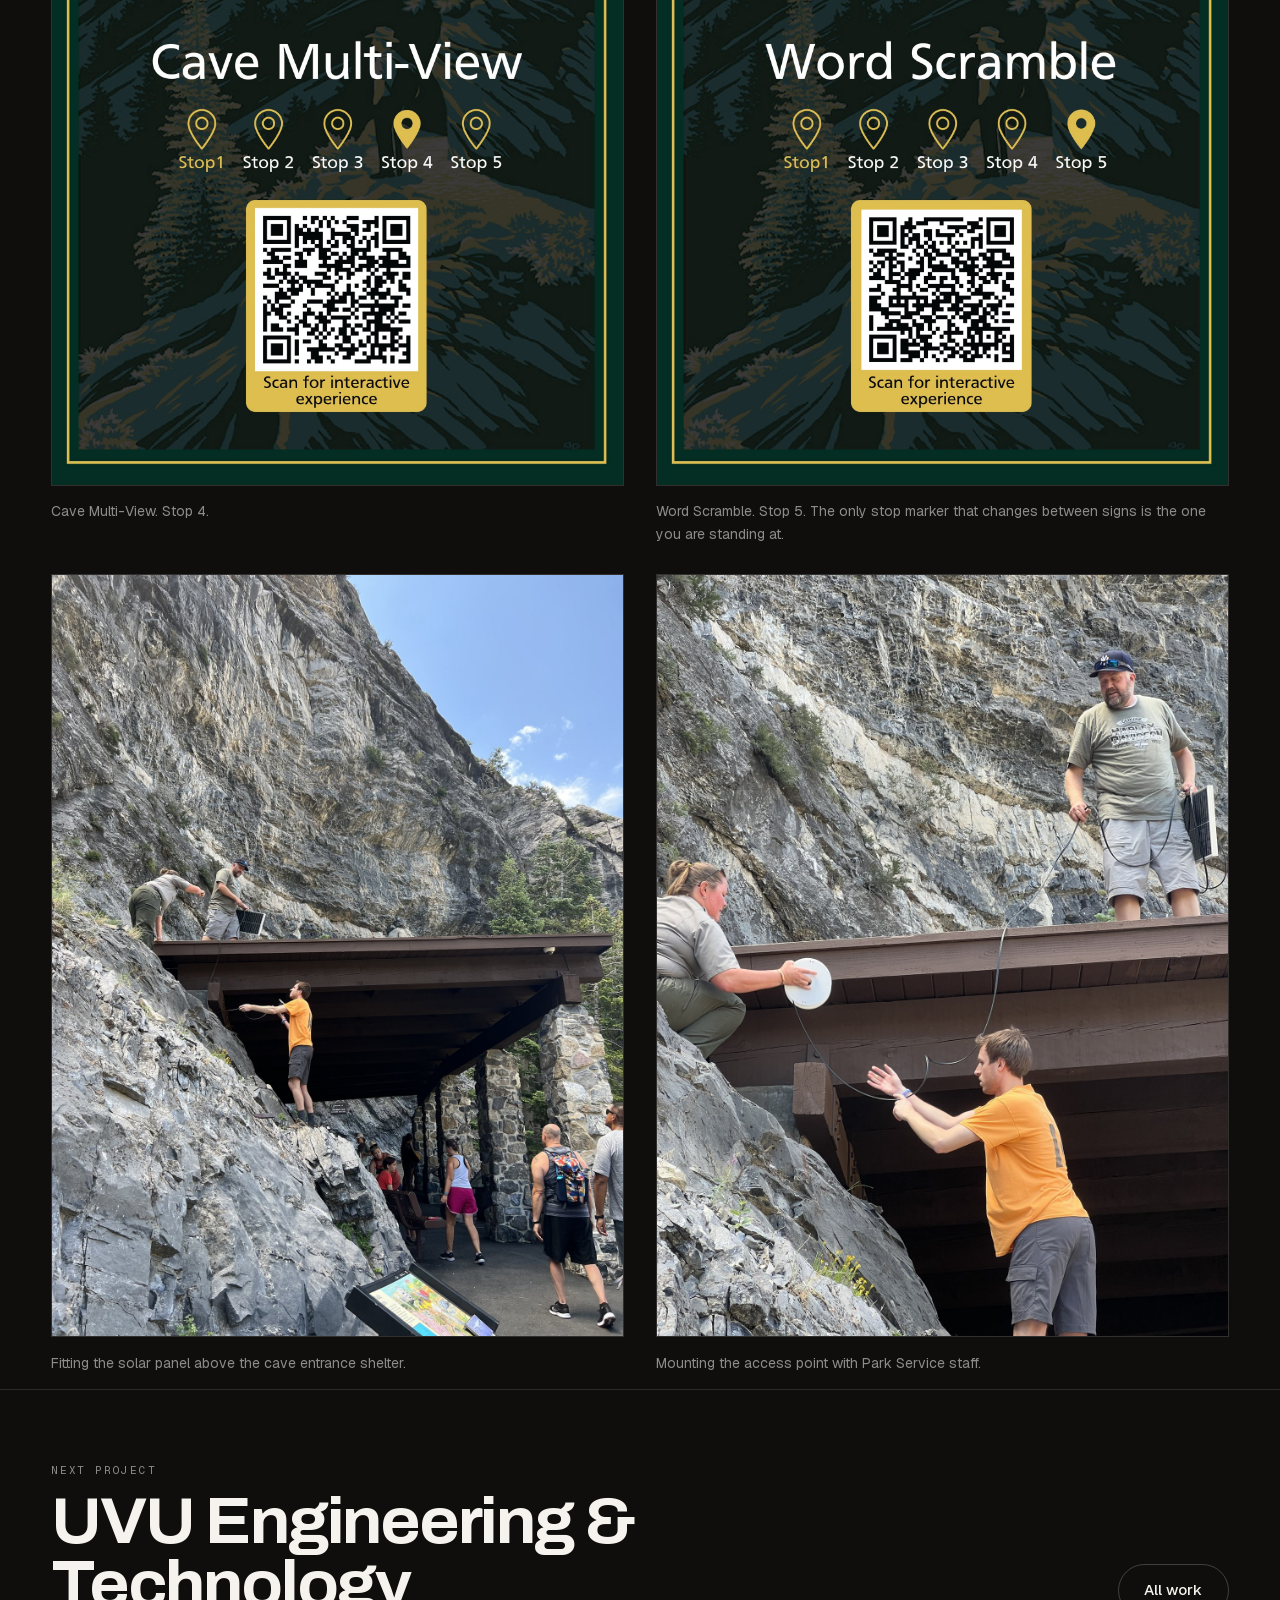
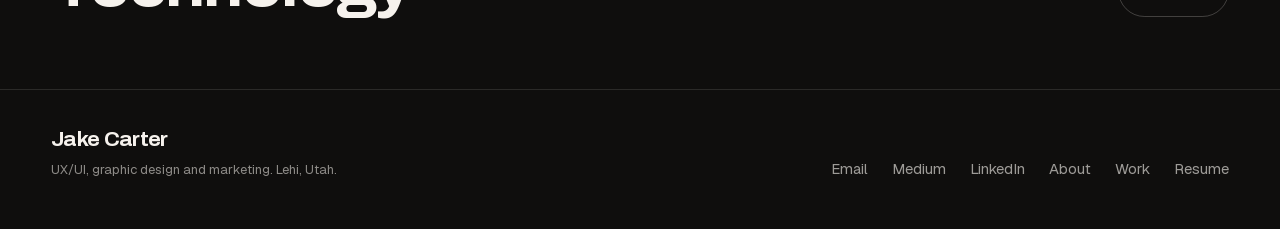
<file: work/smart-trail.html>
<!DOCTYPE html>
<html lang="en">
<head>
<meta charset="UTF-8">
<meta name="viewport" content="width=device-width, initial-scale=1.0">
<title>Timpanogos Cave Smart Trail - Jake Carter</title>
<meta name="description" content="Five interactive stops up American Fork Canyon for the National Park Service. We designed the experiences, the signage, and installed the wifi they run on.">
<meta name="theme-color" content="#0f0e0d">
<link rel="canonical" href="https://jakeacarter20.github.io/jake-carter-portfolio/work/smart-trail.html">
<meta property="og:url" content="https://jakeacarter20.github.io/jake-carter-portfolio/work/smart-trail.html">
<meta property="og:type" content="article">
<meta property="og:title" content="Timpanogos Cave Smart Trail - Jake Carter">
<meta property="og:description" content="Five interactive stops up American Fork Canyon for the National Park Service. We designed the experiences, the signage, and installed the wifi they run on.">
<meta property="og:image" content="https://jakeacarter20.github.io/jake-carter-portfolio/assets/img/og-card.jpg">
<meta name="twitter:card" content="summary_large_image">
<link rel="icon" href="data:image/svg+xml,<svg xmlns=%22http://www.w3.org/2000/svg%22 viewBox=%220 0 100 100%22><rect width=%22100%22 height=%22100%22 fill=%22%230f0e0d%22/><text x=%2250%22 y=%2270%22 font-family=%22Helvetica,Arial%22 font-weight=%22bold%22 font-size=%2258%22 fill=%22%23e35d33%22 text-anchor=%22middle%22>J</text></svg>">
<link rel="preload" href="../assets/fonts/Archivo-latin.woff2" as="font" type="font/woff2" crossorigin>
<link rel="stylesheet" href="../css/site.css">
</head>
<body>

<a class="skip-link" href="#main">Skip to main content</a>
<div class="grain" aria-hidden="true"></div>
<div data-nav-sentinel aria-hidden="true" style="position:absolute;top:0;height:1px;width:100%"></div>

<header class="nav" data-stuck="false" data-open="false">
  <div class="nav__inner">
    <a href="../index.html" class="nav__brand">Jake Carter <span>Designer</span></a>
    <ul class="nav__links">
      <li><a href="../index.html#work">Work</a></li>
      <li><a href="../index.html#capabilities">Capabilities</a></li>
      <li><a href="../about.html">About</a></li>
      <li class="nav__links-cta"><a href="../index.html#contact" class="btn btn--primary">Get in touch</a></li>
    </ul>
    <a href="../index.html#contact" class="btn btn--primary nav__cta">Get in touch</a>
    <button class="nav__toggle" aria-expanded="false" aria-controls="primary-nav">Menu</button>
  </div>
</header>

<main id="main">

  <section class="cs-hero">
    <div class="shell">
      <div class="grid12">
        <h1 class="display d-section cs-hero__title">
          <span class="line-mask"><span>Signs that had to <i class="em">disappear</i> into a mountain.</span></span>
        </h1>
        <p class="lede cs-hero__lede reveal" style="--d:200ms;max-width:56ch">Five interactive stops up American Fork Canyon for the National Park Service. We designed the experiences, the signage, and installed the wifi they run on.</p>
      </div>
    </div>
  </section>

  <section class="cs-facts">
    <div class="shell">
      <dl class="grid12" data-stagger style="row-gap:1.75rem">
        <div class="cs-facts__item reveal"><dt class="label">Role</dt><dd>UX/UI designer, on a team</dd></div>
        <div class="cs-facts__item reveal"><dt class="label">Client</dt><dd>National Park Service</dd></div>
        <div class="cs-facts__item reveal"><dt class="label">Scope</dt><dd>Five experiences, signage, wifi install</dd></div>
        <div class="cs-facts__item reveal"><dt class="label">Year</dt><dd>2022</dd></div>
        <div class="cs-facts__item reveal"><dt class="label">Status</dt><dd>Live</dd></div>
      </dl>
    </div>
  </section>

  <section style="padding-block:clamp(0.6rem,1.6vh,1.1rem)">
    <div class="shell">
      <div class="cs-grid">
        <figure class="cs-cell cs-cell--half reveal" style="--ar:1350/1800;--iw:1350px">
          <div class="media">
            <div class="media__slot"><span class="mark">TRAIL</span></div>
            <img src="../assets/work/trail-sign-installed.jpg" alt="The Cave Multi-View sign installed on the Timpanogos Cave trail, mounted above the numbered marker post 16" loading="eager">
          </div>
          <figcaption class="cs-caption">Installed on the trail, mounted to the Park Service's existing marker 16.</figcaption>
        </figure>
        <figure class="cs-cell cs-cell--half reveal" style="--ar:1766/1800;--iw:1766px">
          <div class="media">
            <div class="media__slot"><span class="mark">TRAIL</span></div>
            <img src="../assets/work/trail-sign-dark-sky.jpg" alt="The Dark Sky trail sign, stop one" loading="lazy">
          </div>
          <figcaption class="cs-caption">The Dark Sky. Stop 1.</figcaption>
        </figure>
      </div>
    </div>
  </section>

  <section class="cs-block">
    <div class="shell">
      <div class="grid12">
        <div class="cs-block__head reveal"><h2 class="d-sub">The project</h2></div>
        <div class="cs-block__body reveal" style="--d:120ms">
          <p>This was work for the National Park Service on the Timpanogos Cave Smart Trail, up American Fork Canyon in Utah. I was a UX/UI designer on the team.</p>
          <p>The job was five experiences a hiker can take part in on their phone while walking the trail: The Dark Sky, Indigenous Experience, Trail Birds, Cave Multi-View and Word Scramble. Each sits at its own stop on the route.</p>
        </div>
      </div>
    </div>
  </section>

  <section class="cs-block">
    <div class="shell">
      <div class="grid12">
        <div class="cs-block__head reveal"><h2 class="d-sub">The signage constraint</h2></div>
        <div class="cs-block__body reveal" style="--d:120ms">
          <p>The Park Service's requirement shaped every visual decision. The signs had to be small, they had to be eye catching enough that a hiker would actually stop, and they had to blend into the mountain and the nature around them.</p>
          <p>Those pull against each other. Anything loud enough to catch a walking hiker tends to be exactly what you do not want bolted to a canyon wall in a national monument.</p>
          <p>The resolution is the palette. A deep forest green field and illustrated canyon artwork let the sign sit into the treeline from a distance, and a single warm yellow does all the attention-getting: the header bar, the stop markers, the frame around the QR code. Nothing else competes. Up close it is legible and clearly a park asset. From twenty feet down the trail it reads as part of the scenery.</p>
        </div>
      </div>
    </div>
  </section>

  <section class="cs-block">
    <div class="shell">
      <div class="grid12">
        <div class="cs-block__head reveal"><h2 class="d-sub">One system, five stops</h2></div>
        <div class="cs-block__body reveal" style="--d:120ms">
          <p>Every sign carries the same five location markers, with only the current stop filled in. So the sign is not just an entry point to one experience, it is also wayfinding: you learn there are five, and which one you are standing at, without any instruction text.</p>
          <p>The rest of the layout is fixed across all five. The wifi instructions sit in the top bar, the experience title takes the center, the stop markers run beneath it, and the QR code sits low in its own yellow panel with quiet space around it so it scans reliably in poor light.</p>
        </div>
      </div>
    </div>
  </section>

  <section class="cs-block">
    <div class="shell">
      <div class="grid12">
        <div class="cs-block__head reveal"><h2 class="d-sub">We installed the wifi too</h2></div>
        <div class="cs-block__body reveal" style="--d:120ms">
          <p>The reason every sign starts with "scan to connect to the internet" is that the connection did not exist before this project. None of these experiences work up a canyon without it.</p>
          <p>So the team fitted it. We mounted a solar panel and a wifi access point on the shelter at the cave entrance, soldered the connections on site, and worked alongside Park Service staff to get it in place. Designing the experience and building the infrastructure it depends on turned out to be the same job.</p>
        </div>
      </div>
    </div>
  </section>

  <section class="cs-block">
    <div class="shell">
      <div class="grid12">
        <div class="cs-block__head reveal"><h2 class="d-sub">Testing</h2></div>
        <div class="cs-block__body reveal" style="--d:120ms">
          <p>Word Scramble went through usability testing with twelve respondents, six women and six men, aged 22 to 48, across eight prototypes. Seven of twelve preferred a straight back arrow because it communicated clearly that it deleted the selected letter. Only four of twelve understood the tap-to-edit letter selection, which was enough to drop that approach from every later design.</p>
          <p>We also learned that arranging the letters in a circle looked better and tested worse. It added perceived complexity for no gain, so the tiles stayed in a line.</p>
          <p>The Dark Sky experience was tested separately with eight respondents aged 16 to 60, on its second iteration, specifically to check whether the light-adjustment control was intuitive. Six of eight had no trouble with the toggle. Three of eight said the copy was confusing, or that the experience did not connect the light pollution data to the thing they were adjusting. That sent us back to the writing rather than the interface.</p>
        </div>
      </div>
    </div>
  </section>

  <section class="cs-block">
    <div class="shell">
      <div class="grid12">
        <div class="cs-block__head reveal"><h2 class="d-sub">It is on the trail</h2></div>
        <div class="cs-block__body reveal" style="--d:120ms">
          <p>The signs are installed, mounted to the Park Service's existing numbered trail markers rather than to new posts, so the system reads as part of the trail's own furniture instead of something added on top.</p>
          <p>The full 59 page design document covers strategy, scope, structure, skeleton and surface, plus technical specifications, the project plan, budget, risk assessment and the testing data. Research participants are identified by code rather than by name. <a class="tlink" href="../assets/files/timpanogos-cave-design-document.pdf" download>Download the design document</a> (PDF, 12.5 MB).</p>
        </div>
      </div>
    </div>
  </section>

  <section style="padding-block:clamp(0.6rem,1.6vh,1.1rem)">
    <div class="shell">
      <div class="cs-grid">
        <figure class="cs-cell cs-cell--half reveal" style="--ar:1766/1800;--iw:1766px">
          <div class="media">
            <div class="media__slot"><span class="mark">TRAIL</span></div>
            <img src="../assets/work/trail-sign-indigenous.jpg" alt="Indigenous Experience trail sign, stop two" loading="lazy">
          </div>
          <figcaption class="cs-caption">Indigenous Experience. Stop 2.</figcaption>
        </figure>
        <figure class="cs-cell cs-cell--half reveal" style="--ar:1766/1800;--iw:1766px">
          <div class="media">
            <div class="media__slot"><span class="mark">TRAIL</span></div>
            <img src="../assets/work/trail-sign-birds.jpg" alt="Trail Birds sign, stop three" loading="lazy">
          </div>
          <figcaption class="cs-caption">Trail Birds. Stop 3.</figcaption>
        </figure>
      </div>
    </div>
  </section>

  <section style="padding-block:clamp(0.6rem,1.6vh,1.1rem)">
    <div class="shell">
      <div class="cs-grid">
        <figure class="cs-cell cs-cell--half reveal" style="--ar:1766/1800;--iw:1766px">
          <div class="media">
            <div class="media__slot"><span class="mark">TRAIL</span></div>
            <img src="../assets/work/trail-sign-cave-multi-view.jpg" alt="Cave Multi-View sign, stop four" loading="lazy">
          </div>
          <figcaption class="cs-caption">Cave Multi-View. Stop 4.</figcaption>
        </figure>
        <figure class="cs-cell cs-cell--half reveal" style="--ar:1766/1800;--iw:1766px">
          <div class="media">
            <div class="media__slot"><span class="mark">TRAIL</span></div>
            <img src="../assets/work/trail-sign-word-scramble.jpg" alt="Word Scramble sign, stop five" loading="lazy">
          </div>
          <figcaption class="cs-caption">Word Scramble. Stop 5. The only stop marker that changes between signs is the one you are standing at.</figcaption>
        </figure>
      </div>
    </div>
  </section>

  <section style="padding-block:clamp(0.6rem,1.6vh,1.1rem)">
    <div class="shell">
      <div class="cs-grid">
        <figure class="cs-cell cs-cell--half reveal" style="--ar:1350/1800;--iw:1350px">
          <div class="media">
            <div class="media__slot"><span class="mark">TRAIL</span></div>
            <img src="../assets/work/trail-install-shelter.jpg" alt="Team mounting a solar panel on the shelter roof at the cave entrance" loading="lazy">
          </div>
          <figcaption class="cs-caption">Fitting the solar panel above the cave entrance shelter.</figcaption>
        </figure>
        <figure class="cs-cell cs-cell--half reveal" style="--ar:1350/1800;--iw:1350px">
          <div class="media">
            <div class="media__slot"><span class="mark">TRAIL</span></div>
            <img src="../assets/work/trail-install-wifi.jpg" alt="Team and a park ranger mounting a wifi access point under the shelter roof" loading="lazy">
          </div>
          <figcaption class="cs-caption">Mounting the access point with Park Service staff.</figcaption>
        </figure>
      </div>
    </div>
  </section>

<section class="cs-next">
    <div class="shell">
      <div class="grid12" style="align-items:end;row-gap:1.5rem">
        <div style="grid-column:span 8" class="reveal">
          <p class="label" style="margin-bottom:0.75rem">Next project</p>
          <a href="uvu-cet-marketing.html" class="display d-section">UVU Engineering &amp; Technology</a>
        </div>
        <div style="grid-column:span 4;display:flex;justify-content:flex-end" class="reveal">
          <a href="../index.html#work" class="btn btn--ghost">All work</a>
        </div>
      </div>
    </div>
  </section>

</main>




<footer class="foot">
  <div class="shell">
    <div class="grid12 foot__grid">
      <div class="foot__left">
        <p class="display" style="font-size:1.25rem;font-variation-settings:'wdth' 108">Jake Carter</p>
        <p class="foot__note">UX/UI, graphic design and marketing. Lehi, Utah.</p>
      </div>
      <nav class="foot__right" aria-label="Footer">
        <a href="mailto:gridfolk.studio@gmail.com">Email</a>
        <a href="https://jakeacarter20.medium.com" target="_blank" rel="noopener">Medium</a>
        <a href="https://www.linkedin.com/in/jake-carter-57657b15a/" target="_blank" rel="noopener">LinkedIn</a>
        <a href="../about.html">About</a>
        <a href="../index.html#work">Work</a>
        <a href="../assets/files/jake-carter-resume.pdf">Resume</a>
      </nav>
    </div>
  </div>
</footer>

<script src="../js/site.js" defer></script>
</body>
</html>
</file>
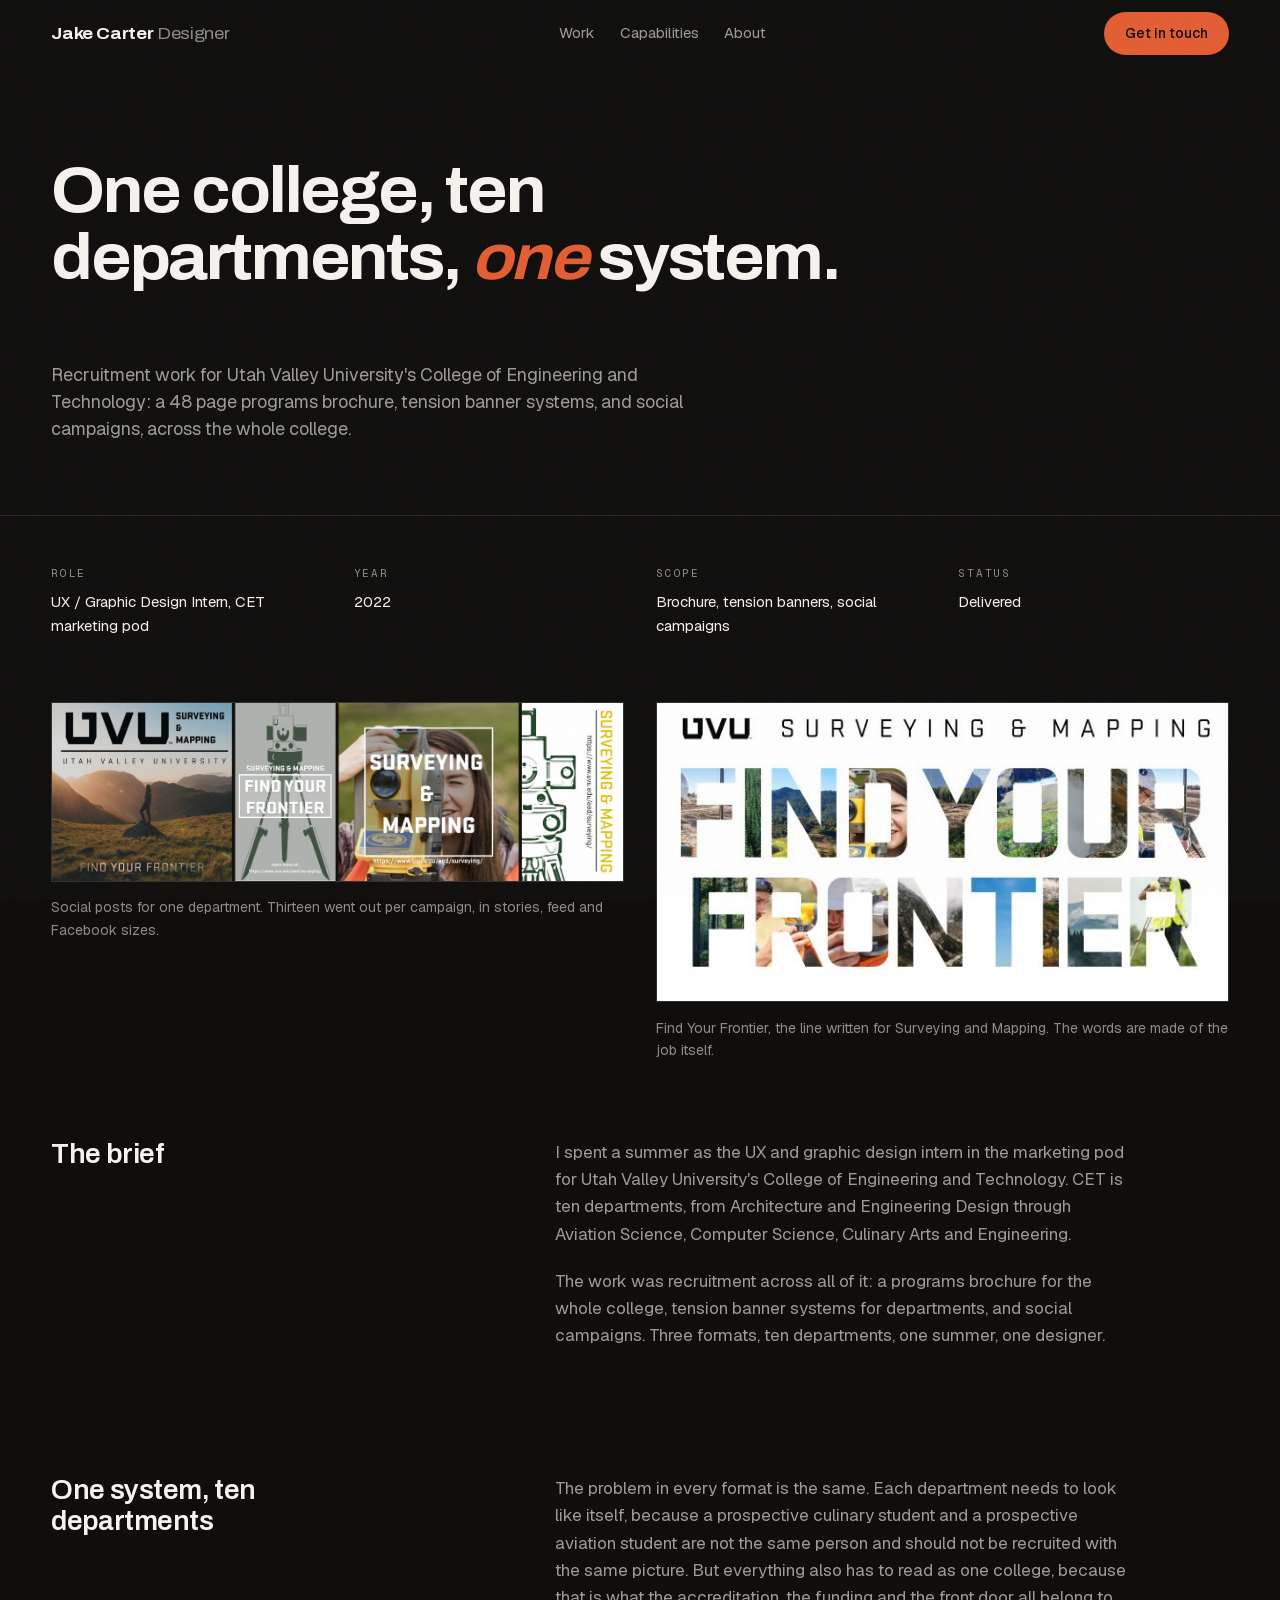
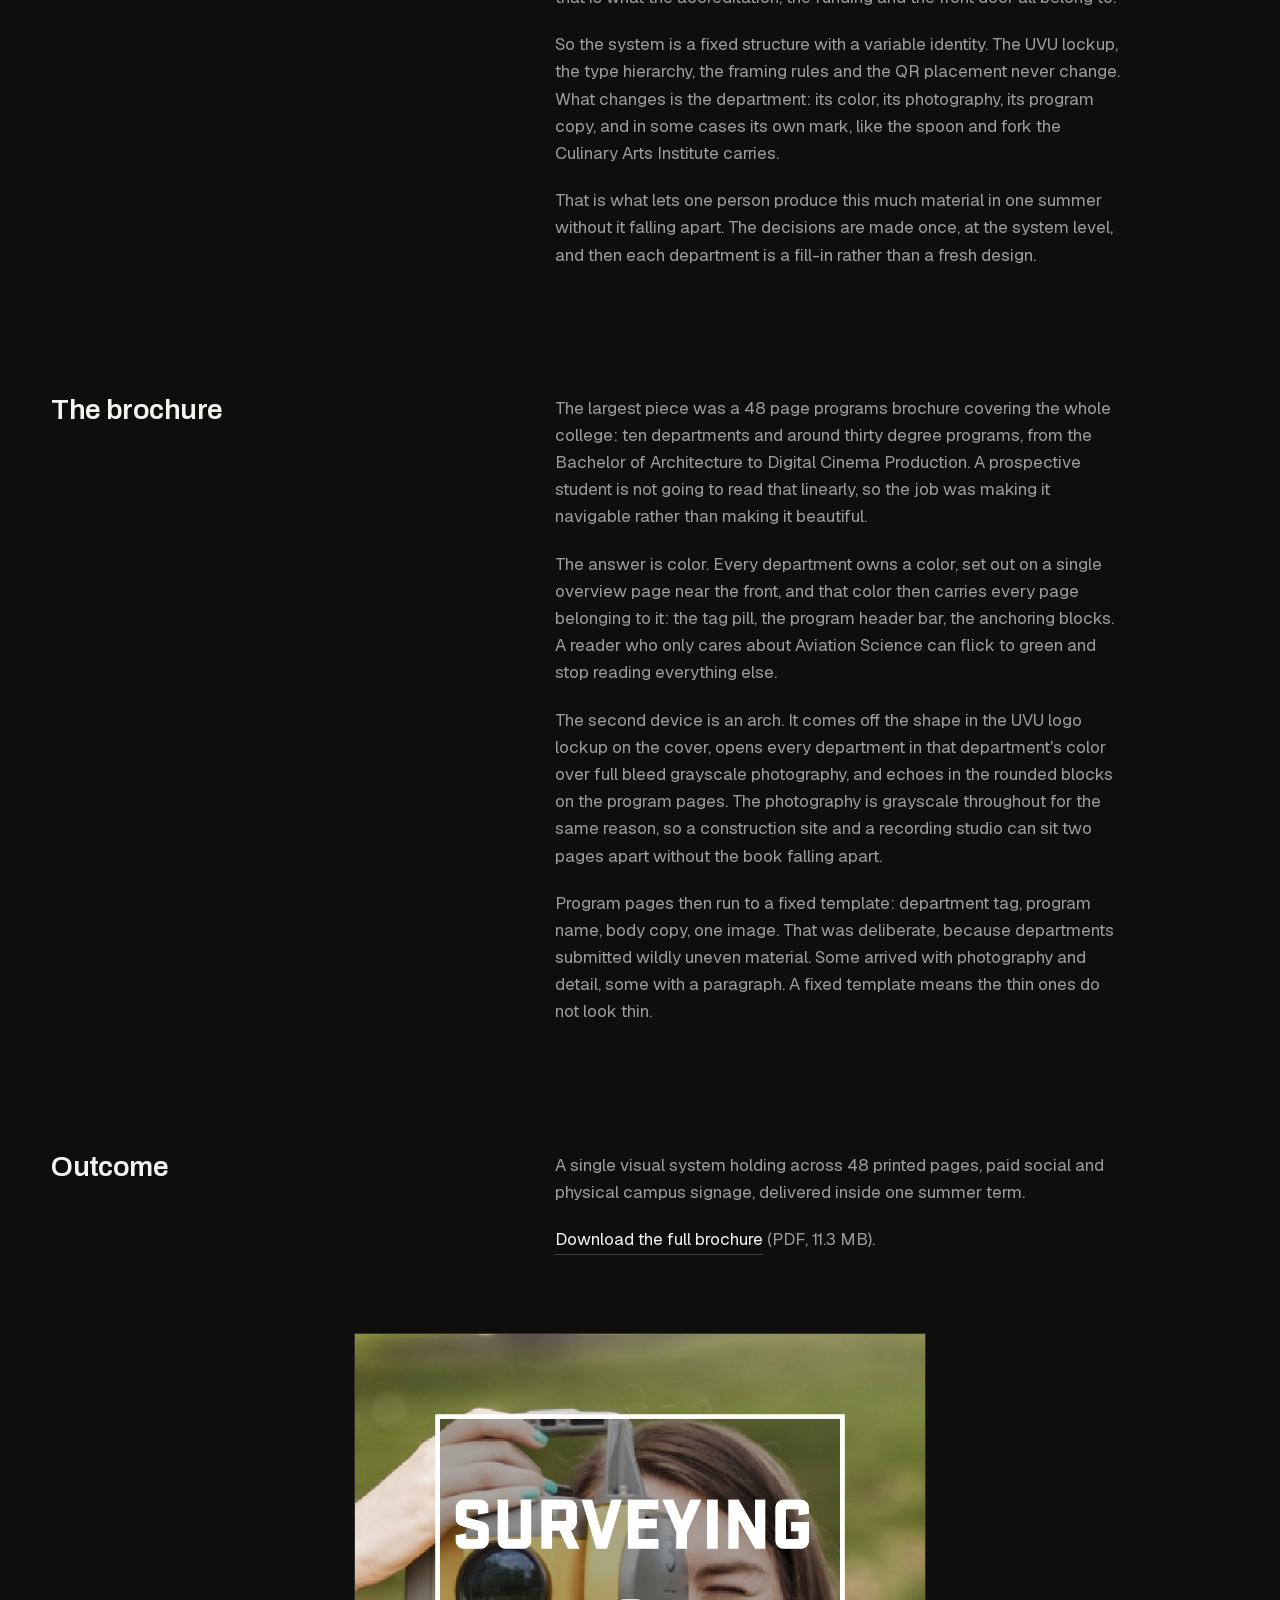
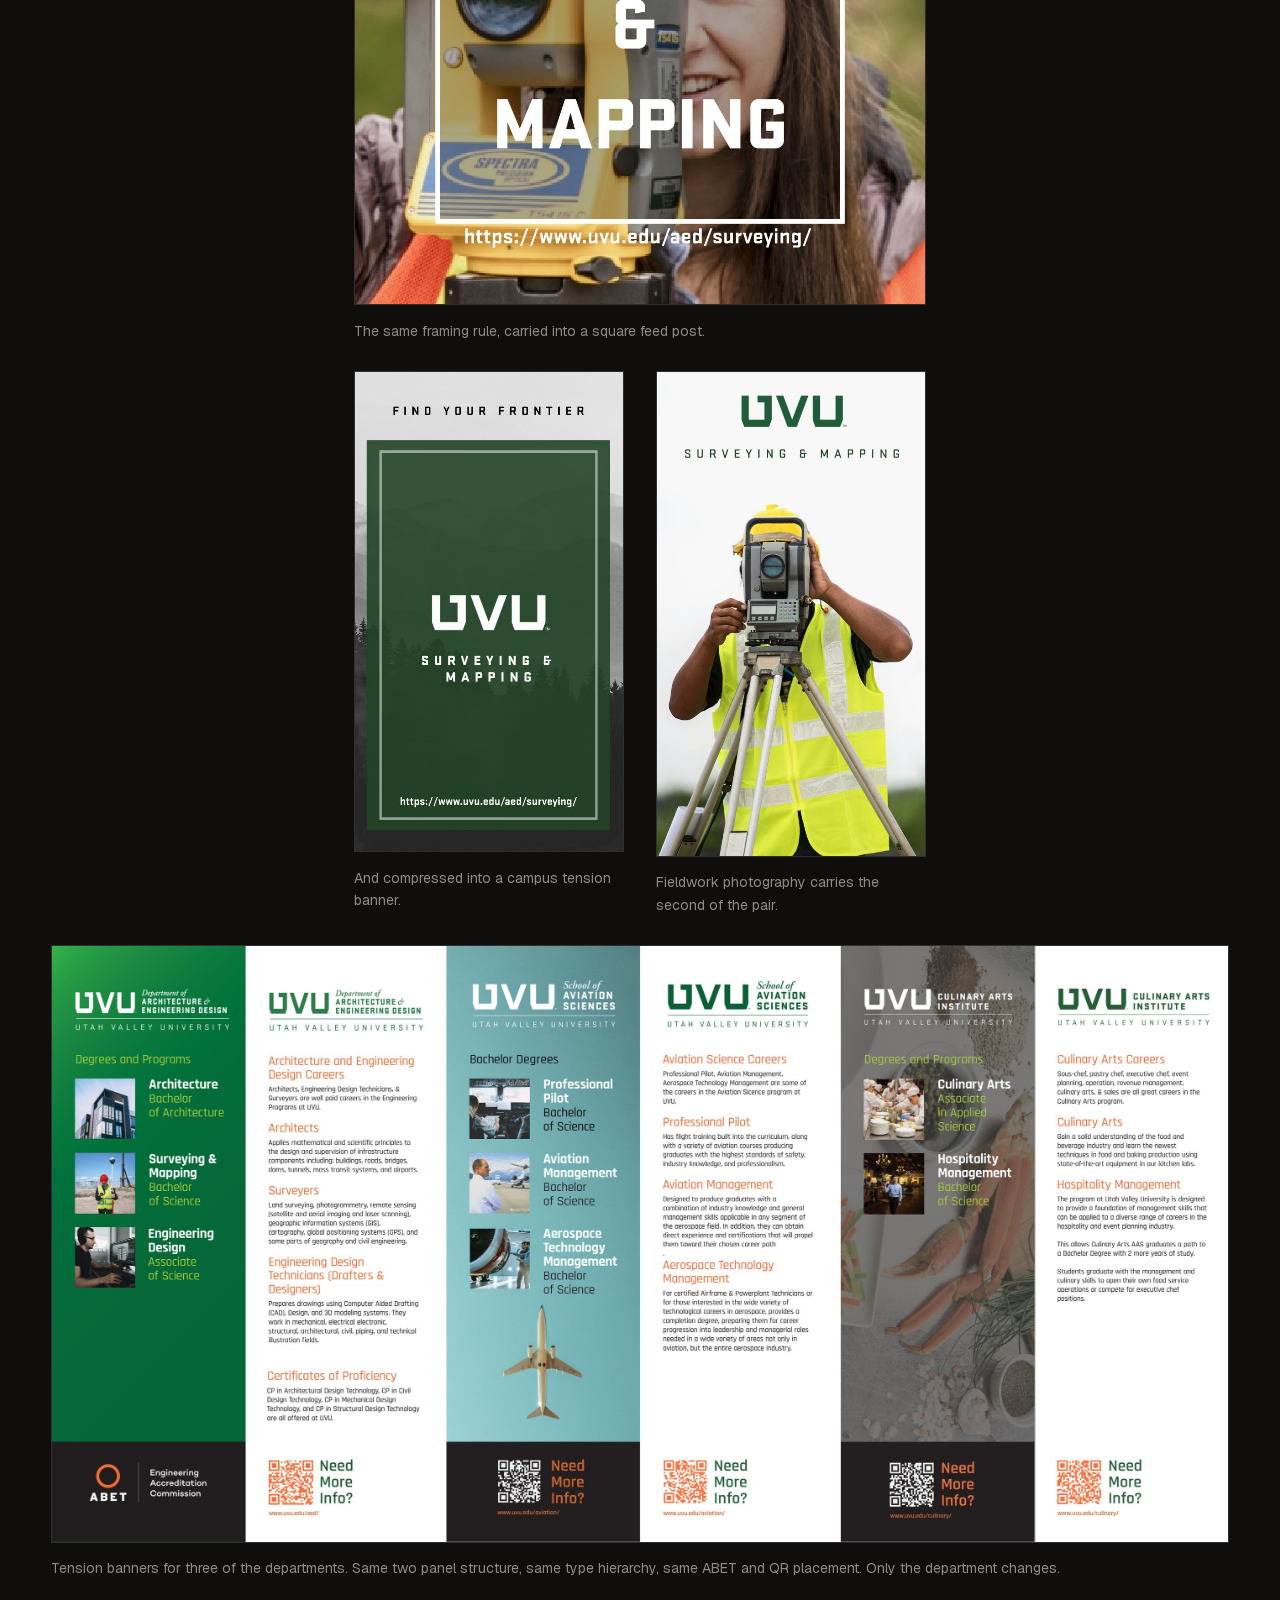
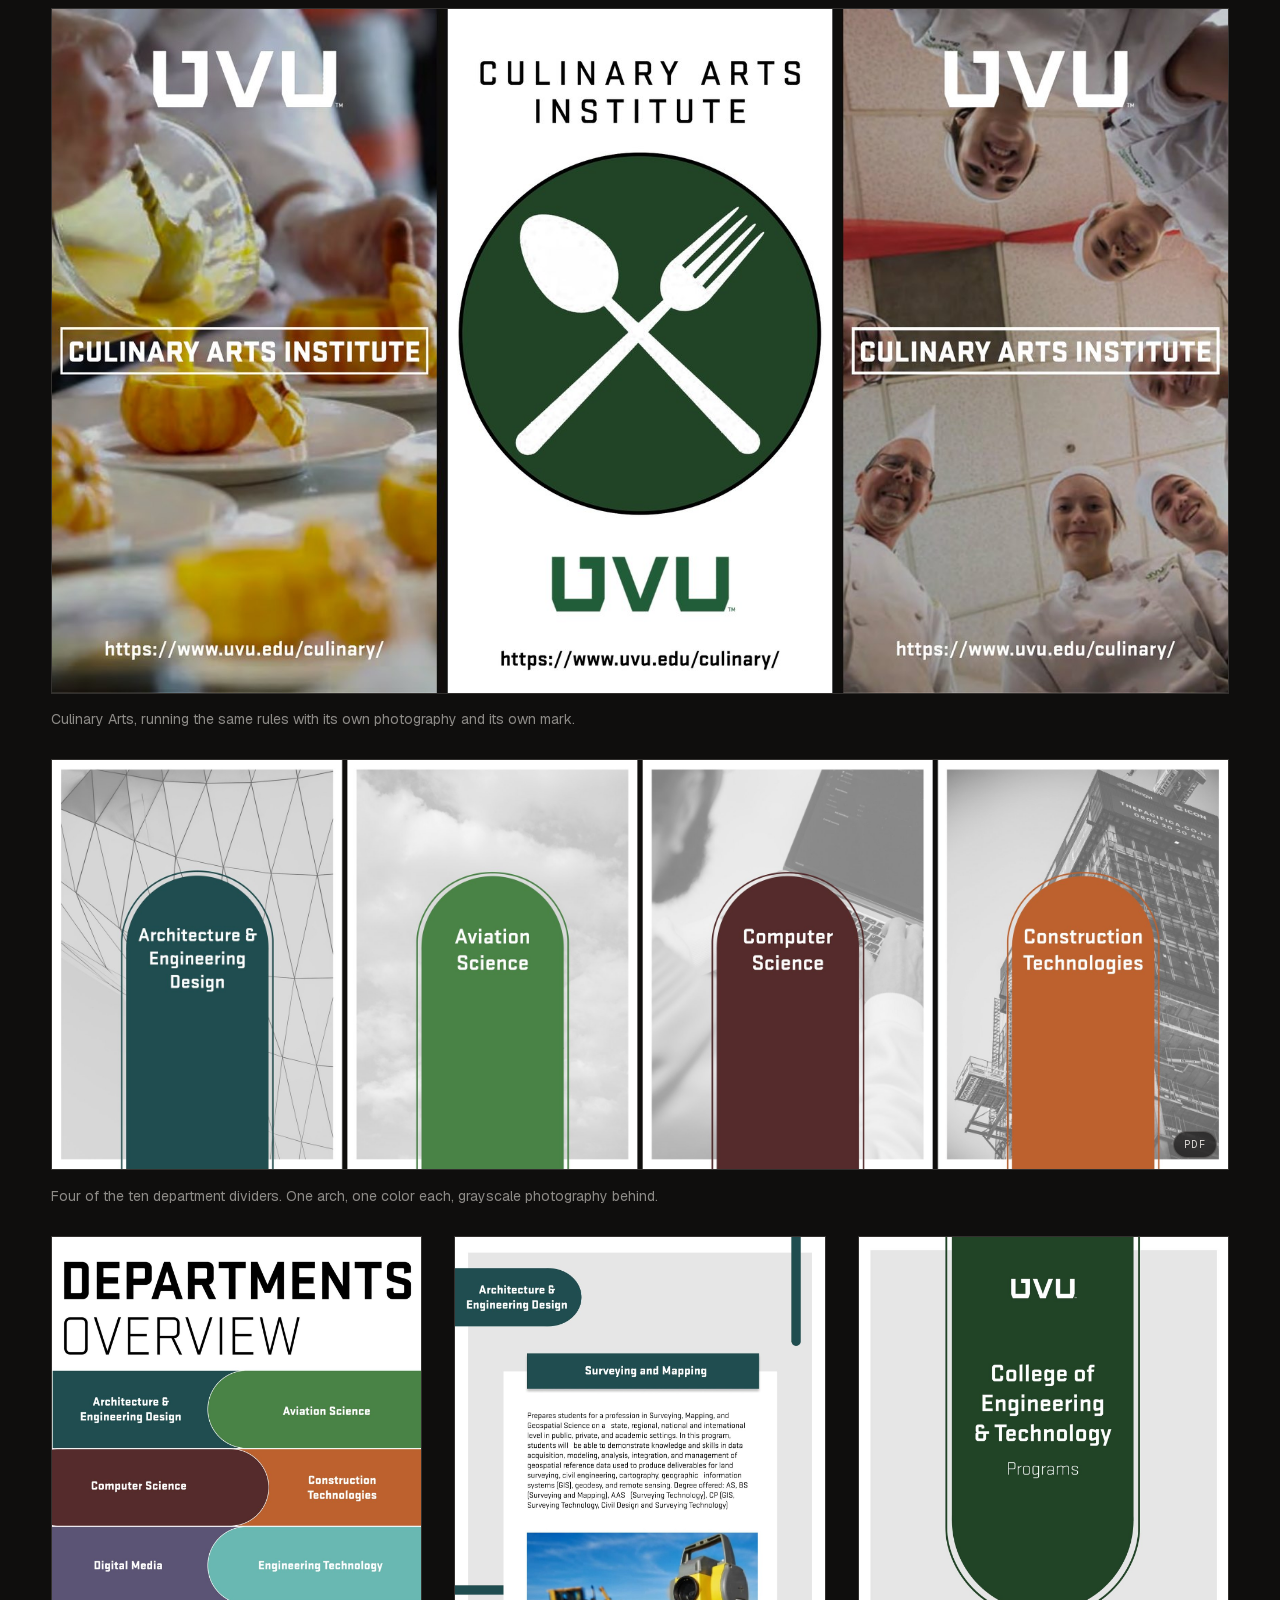
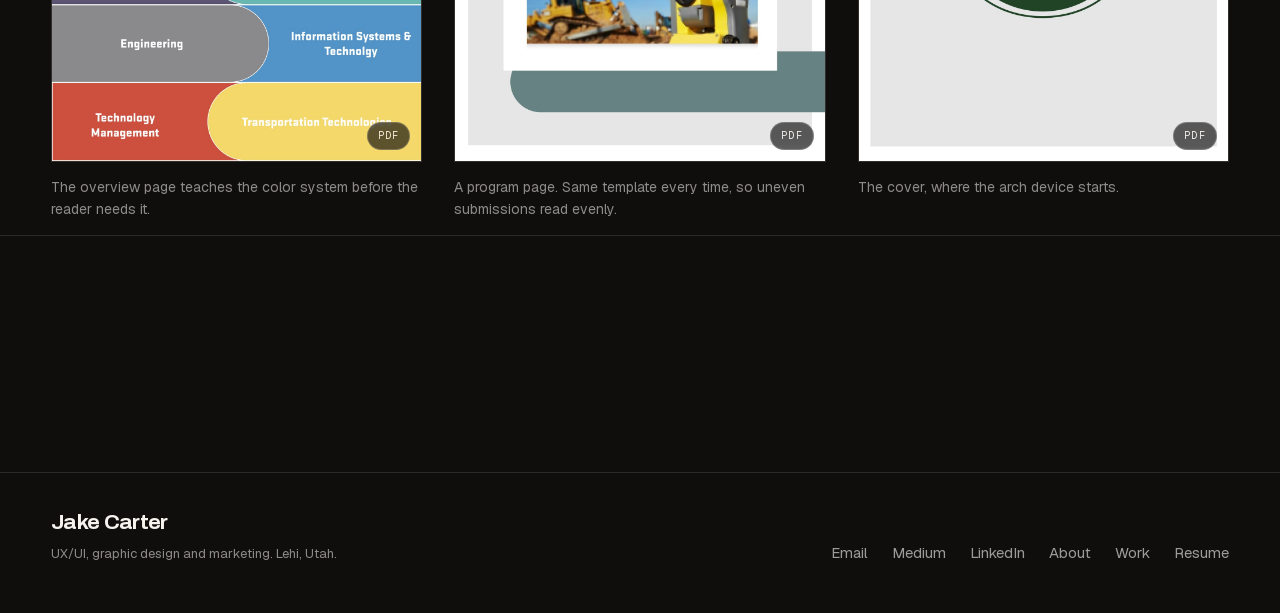
<file: work/uvu-cet-marketing.html>
<!DOCTYPE html>
<html lang="en">
<head>
<meta charset="UTF-8">
<meta name="viewport" content="width=device-width, initial-scale=1.0">
<title>UVU Engineering &amp; Technology - Jake Carter</title>
<meta name="description" content="Recruitment work for Utah Valley University's College of Engineering and Technology: a 48 page programs brochure, tension banner systems, and social campaigns, across the whole college.">
<meta name="theme-color" content="#0f0e0d">
<link rel="canonical" href="https://jakeacarter20.github.io/jake-carter-portfolio/work/uvu-cet-marketing.html">
<meta property="og:url" content="https://jakeacarter20.github.io/jake-carter-portfolio/work/uvu-cet-marketing.html">
<meta property="og:type" content="article">
<meta property="og:title" content="UVU Engineering &amp; Technology - Jake Carter">
<meta property="og:description" content="Recruitment work for Utah Valley University's College of Engineering and Technology: a 48 page programs brochure, tension banner systems, and social campaigns, across the whole college.">
<meta property="og:image" content="https://jakeacarter20.github.io/jake-carter-portfolio/assets/img/og-card.jpg">
<meta name="twitter:card" content="summary_large_image">
<link rel="icon" href="data:image/svg+xml,<svg xmlns=%22http://www.w3.org/2000/svg%22 viewBox=%220 0 100 100%22><rect width=%22100%22 height=%22100%22 fill=%22%230f0e0d%22/><text x=%2250%22 y=%2270%22 font-family=%22Helvetica,Arial%22 font-weight=%22bold%22 font-size=%2258%22 fill=%22%23e35d33%22 text-anchor=%22middle%22>J</text></svg>">
<link rel="preload" href="../assets/fonts/Archivo-latin.woff2" as="font" type="font/woff2" crossorigin>
<link rel="stylesheet" href="../css/site.css">
</head>
<body>

<a class="skip-link" href="#main">Skip to main content</a>
<div class="grain" aria-hidden="true"></div>
<div data-nav-sentinel aria-hidden="true" style="position:absolute;top:0;height:1px;width:100%"></div>

<header class="nav" data-stuck="false" data-open="false">
  <div class="nav__inner">
    <a href="../index.html" class="nav__brand">Jake Carter <span>Designer</span></a>
    <ul class="nav__links">
      <li><a href="../index.html#work">Work</a></li>
      <li><a href="../index.html#capabilities">Capabilities</a></li>
      <li><a href="../about.html">About</a></li>
      <li class="nav__links-cta"><a href="../index.html#contact" class="btn btn--primary">Get in touch</a></li>
    </ul>
    <a href="../index.html#contact" class="btn btn--primary nav__cta">Get in touch</a>
    <button class="nav__toggle" aria-expanded="false" aria-controls="primary-nav">Menu</button>
  </div>
</header>

<main id="main">

  <section class="cs-hero">
    <div class="shell">
      <div class="grid12">
        <h1 class="display d-section cs-hero__title">
          <span class="line-mask"><span>One college, ten departments, <i class="em">one</i> system.</span></span>
        </h1>
        <p class="lede cs-hero__lede reveal" style="--d:200ms;max-width:56ch">Recruitment work for Utah Valley University's College of Engineering and Technology: a 48 page programs brochure, tension banner systems, and social campaigns, across the whole college.</p>
      </div>
    </div>
  </section>

  <section class="cs-facts">
    <div class="shell">
      <dl class="grid12" data-stagger style="row-gap:1.75rem">
        <div class="cs-facts__item reveal"><dt class="label">Role</dt><dd>UX / Graphic Design Intern, CET marketing pod</dd></div>
        <div class="cs-facts__item reveal"><dt class="label">Year</dt><dd>2022</dd></div>
        <div class="cs-facts__item reveal"><dt class="label">Scope</dt><dd>Brochure, tension banners, social campaigns</dd></div>
        <div class="cs-facts__item reveal"><dt class="label">Status</dt><dd>Delivered</dd></div>
      </dl>
    </div>
  </section>

  <section style="padding-block:clamp(0.6rem,1.6vh,1.1rem)">
    <div class="shell">
      <div class="cs-grid">
        <figure class="cs-cell cs-cell--half reveal" style="--ar:2600/819;--iw:2600px">
          <div class="media">
            <div class="media__slot"><span class="mark">UVU</span></div>
            <img src="../assets/work/uvu-socials-strip.jpg" alt="Four UVU social posts running from summit photography to graphic illustration to a student using a total station" loading="eager">
          </div>
          <figcaption class="cs-caption">Social posts for one department. Thirteen went out per campaign, in stories, feed and Facebook sizes.</figcaption>
        </figure>
        <figure class="cs-cell cs-cell--half reveal" style="--ar:598/314;--iw:598px">
          <div class="media">
            <div class="media__slot"><span class="mark">UVU</span></div>
            <img src="../assets/work/uvu-find-your-frontier.jpg" alt="Find Your Frontier headline with fieldwork photography filling the letterforms" loading="lazy">
          </div>
          <figcaption class="cs-caption">Find Your Frontier, the line written for Surveying and Mapping. The words are made of the job itself.</figcaption>
        </figure>
      </div>
    </div>
  </section>

  <section class="cs-block">
    <div class="shell">
      <div class="grid12">
        <div class="cs-block__head reveal"><h2 class="d-sub">The brief</h2></div>
        <div class="cs-block__body reveal" style="--d:120ms">
          <p>I spent a summer as the UX and graphic design intern in the marketing pod for Utah Valley University's College of Engineering and Technology. CET is ten departments, from Architecture and Engineering Design through Aviation Science, Computer Science, Culinary Arts and Engineering.</p>
          <p>The work was recruitment across all of it: a programs brochure for the whole college, tension banner systems for departments, and social campaigns. Three formats, ten departments, one summer, one designer.</p>
        </div>
      </div>
    </div>
  </section>

  <section class="cs-block">
    <div class="shell">
      <div class="grid12">
        <div class="cs-block__head reveal"><h2 class="d-sub">One system, ten departments</h2></div>
        <div class="cs-block__body reveal" style="--d:120ms">
          <p>The problem in every format is the same. Each department needs to look like itself, because a prospective culinary student and a prospective aviation student are not the same person and should not be recruited with the same picture. But everything also has to read as one college, because that is what the accreditation, the funding and the front door all belong to.</p>
          <p>So the system is a fixed structure with a variable identity. The UVU lockup, the type hierarchy, the framing rules and the QR placement never change. What changes is the department: its color, its photography, its program copy, and in some cases its own mark, like the spoon and fork the Culinary Arts Institute carries.</p>
          <p>That is what lets one person produce this much material in one summer without it falling apart. The decisions are made once, at the system level, and then each department is a fill-in rather than a fresh design.</p>
        </div>
      </div>
    </div>
  </section>

  <section class="cs-block">
    <div class="shell">
      <div class="grid12">
        <div class="cs-block__head reveal"><h2 class="d-sub">The brochure</h2></div>
        <div class="cs-block__body reveal" style="--d:120ms">
          <p>The largest piece was a 48 page programs brochure covering the whole college: ten departments and around thirty degree programs, from the Bachelor of Architecture to Digital Cinema Production. A prospective student is not going to read that linearly, so the job was making it navigable rather than making it beautiful.</p>
          <p>The answer is color. Every department owns a color, set out on a single overview page near the front, and that color then carries every page belonging to it: the tag pill, the program header bar, the anchoring blocks. A reader who only cares about Aviation Science can flick to green and stop reading everything else.</p>
          <p>The second device is an arch. It comes off the shape in the UVU logo lockup on the cover, opens every department in that department's color over full bleed grayscale photography, and echoes in the rounded blocks on the program pages. The photography is grayscale throughout for the same reason, so a construction site and a recording studio can sit two pages apart without the book falling apart.</p>
          <p>Program pages then run to a fixed template: department tag, program name, body copy, one image. That was deliberate, because departments submitted wildly uneven material. Some arrived with photography and detail, some with a paragraph. A fixed template means the thin ones do not look thin.</p>
        </div>
      </div>
    </div>
  </section>

  <section class="cs-block">
    <div class="shell">
      <div class="grid12">
        <div class="cs-block__head reveal"><h2 class="d-sub">Outcome</h2></div>
        <div class="cs-block__body reveal" style="--d:120ms">
          <p>A single visual system holding across 48 printed pages, paid social and physical campus signage, delivered inside one summer term.</p>
          <p><a class="tlink" href="../assets/files/uvu-cet-brochure.pdf" download>Download the full brochure</a> (PDF, 11.3 MB).</p>
        </div>
      </div>
    </div>
  </section>

  <section style="padding-block:clamp(0.6rem,1.6vh,1.1rem)">
    <div class="shell">
      <div class="cs-grid">
        <figure class="cs-cell cs-cell--half reveal" style="--cs:4;--ar:1100/1100;--iw:1100px">
          <div class="media">
            <div class="media__slot"><span class="mark">UVU</span></div>
            <img src="../assets/work/uvu-social-station.jpg" alt="Social post of a student sighting through a total station, with Surveying and Mapping set in a white frame" loading="lazy">
          </div>
          <figcaption class="cs-caption">The same framing rule, carried into a square feed post.</figcaption>
        </figure>
      </div>
    </div>
  </section>

  <section style="padding-block:clamp(0.6rem,1.6vh,1.1rem)">
    <div class="shell">
      <div class="cs-grid">
        <figure class="cs-cell cs-cell--quarter reveal" style="--cs:4;--ar:536/954;--iw:536px">
          <div class="media">
            <div class="media__slot"><span class="mark">UVU</span></div>
            <img src="../assets/work/uvu-banner-vertical.jpg" alt="Vertical UVU tension banner reading Find Your Frontier" loading="lazy">
          </div>
          <figcaption class="cs-caption">And compressed into a campus tension banner.</figcaption>
        </figure>
        <figure class="cs-cell cs-cell--quarter reveal" style="--ar:532/956;--iw:532px">
          <div class="media">
            <div class="media__slot"><span class="mark">UVU</span></div>
            <img src="../assets/work/uvu-banner-photo.jpg" alt="UVU banner showing a surveyor working with a total station" loading="lazy">
          </div>
          <figcaption class="cs-caption">Fieldwork photography carries the second of the pair.</figcaption>
        </figure>
      </div>
    </div>
  </section>

  <section style="padding-block:clamp(0.6rem,1.6vh,1.1rem)">
    <div class="shell">
      <div class="cs-grid">
        <figure class="cs-cell cs-cell--wide reveal" style="--ar:2800/1421;--iw:2800px">
          <div class="media">
            <div class="media__slot"><span class="mark">UVU</span></div>
            <img src="../assets/work/uvu-tension-banners.jpg" alt="Tension banners for Architecture and Engineering Design, Aviation Science and Culinary Arts, each a two panel pair using the same template in a different department color" loading="lazy">
          </div>
          <figcaption class="cs-caption">Tension banners for three of the departments. Same two panel structure, same type hierarchy, same ABET and QR placement. Only the department changes.</figcaption>
        </figure>
      </div>
    </div>
  </section>

  <section style="padding-block:clamp(0.6rem,1.6vh,1.1rem)">
    <div class="shell">
      <div class="cs-grid">
        <figure class="cs-cell cs-cell--wide reveal" style="--ar:1718/1000;--iw:1718px">
          <div class="media">
            <div class="media__slot"><span class="mark">UVU</span></div>
            <img src="../assets/work/uvu-culinary-socials.jpg" alt="Three Culinary Arts Institute social posts using the same framing and lockup rules as the surveying posts, with the department's own spoon and fork mark" loading="lazy">
          </div>
          <figcaption class="cs-caption">Culinary Arts, running the same rules with its own photography and its own mark.</figcaption>
        </figure>
      </div>
    </div>
  </section>

  <section style="padding-block:clamp(0.6rem,1.6vh,1.1rem)">
    <div class="shell">
      <div class="cs-grid">
        <figure class="cs-cell cs-cell--wide reveal" style="--ar:3150/1100;--iw:3150px">
          <a class="cs-cell__link" href="../assets/files/uvu-cet-brochure.pdf" target="_blank" rel="noopener" aria-label="Open the full CET brochure as a PDF, opens in a new tab">
            <div class="media">
              <div class="media__slot"><span class="mark">UVU</span></div>
              <img src="../assets/work/uvu-brochure-dividers.jpg" alt="Four department divider pages side by side, each in its own color with an arch shape over grayscale photography" loading="lazy">
            </div>
          </a>
          <figcaption class="cs-caption">Four of the ten department dividers. One arch, one color each, grayscale photography behind.</figcaption>
        </figure>
      </div>
    </div>
  </section>

  <section style="padding-block:clamp(0.6rem,1.6vh,1.1rem)">
    <div class="shell">
      <div class="cs-grid">
        <figure class="cs-cell cs-cell--tall reveal" style="--ar:1271/1800;--iw:1271px">
          <a class="cs-cell__link" href="../assets/files/uvu-cet-brochure.pdf" target="_blank" rel="noopener" aria-label="Open the full CET brochure as a PDF, opens in a new tab">
            <div class="media">
              <div class="media__slot"><span class="mark">UVU</span></div>
              <img src="../assets/work/uvu-brochure-departments.jpg" alt="The departments overview page, a color coded grid of all ten departments" loading="lazy">
            </div>
          </a>
          <figcaption class="cs-caption">The overview page teaches the color system before the reader needs it.</figcaption>
        </figure>
        <figure class="cs-cell cs-cell--tall reveal" style="--ar:1271/1800;--iw:1271px">
          <a class="cs-cell__link" href="../assets/files/uvu-cet-brochure.pdf" target="_blank" rel="noopener" aria-label="Open the full CET brochure as a PDF, opens in a new tab">
            <div class="media">
              <div class="media__slot"><span class="mark">UVU</span></div>
              <img src="../assets/work/uvu-brochure-surveying.jpg" alt="Program page for Surveying and Mapping, using the department tag, colored header and a single image" loading="lazy">
            </div>
          </a>
          <figcaption class="cs-caption">A program page. Same template every time, so uneven submissions read evenly.</figcaption>
        </figure>
        <figure class="cs-cell cs-cell--tall reveal" style="--ar:1271/1800;--iw:1271px">
          <a class="cs-cell__link" href="../assets/files/uvu-cet-brochure.pdf" target="_blank" rel="noopener" aria-label="Open the full CET brochure as a PDF, opens in a new tab">
            <div class="media">
              <div class="media__slot"><span class="mark">UVU</span></div>
              <img src="../assets/work/uvu-brochure-cover.jpg" alt="The brochure cover, with the UVU mark inside a green arch" loading="lazy">
            </div>
          </a>
          <figcaption class="cs-caption">The cover, where the arch device starts.</figcaption>
        </figure>
      </div>
    </div>
  </section>

  <section class="cs-next">
    <div class="shell">
      <div class="grid12" style="align-items:end;row-gap:1.5rem">
        <div style="grid-column:span 8" class="reveal">
          <p class="label" style="margin-bottom:0.75rem">Next project</p>
          <a href="ally.html" class="display d-section">ALLY</a>
        </div>
        <div style="grid-column:span 4;display:flex;justify-content:flex-end" class="reveal">
          <a href="../index.html#work" class="btn btn--ghost">All work</a>
        </div>
      </div>
    </div>
  </section>

</main>

<footer class="foot">
  <div class="shell">
    <div class="grid12 foot__grid">
      <div class="foot__left">
        <p class="display" style="font-size:1.25rem;font-variation-settings:'wdth' 108">Jake Carter</p>
        <p class="foot__note">UX/UI, graphic design and marketing. Lehi, Utah.</p>
      </div>
      <nav class="foot__right" aria-label="Footer">
        <a href="mailto:gridfolk.studio@gmail.com">Email</a>
        <a href="https://jakeacarter20.medium.com" target="_blank" rel="noopener">Medium</a>
        <a href="https://www.linkedin.com/in/jake-carter-57657b15a/" target="_blank" rel="noopener">LinkedIn</a>
        <a href="../about.html">About</a>
        <a href="../index.html#work">Work</a>
        <a href="../assets/files/jake-carter-resume.pdf">Resume</a>
      </nav>
    </div>
  </div>
</footer>

<script src="../js/site.js" defer></script>
</body>
</html>
</file>
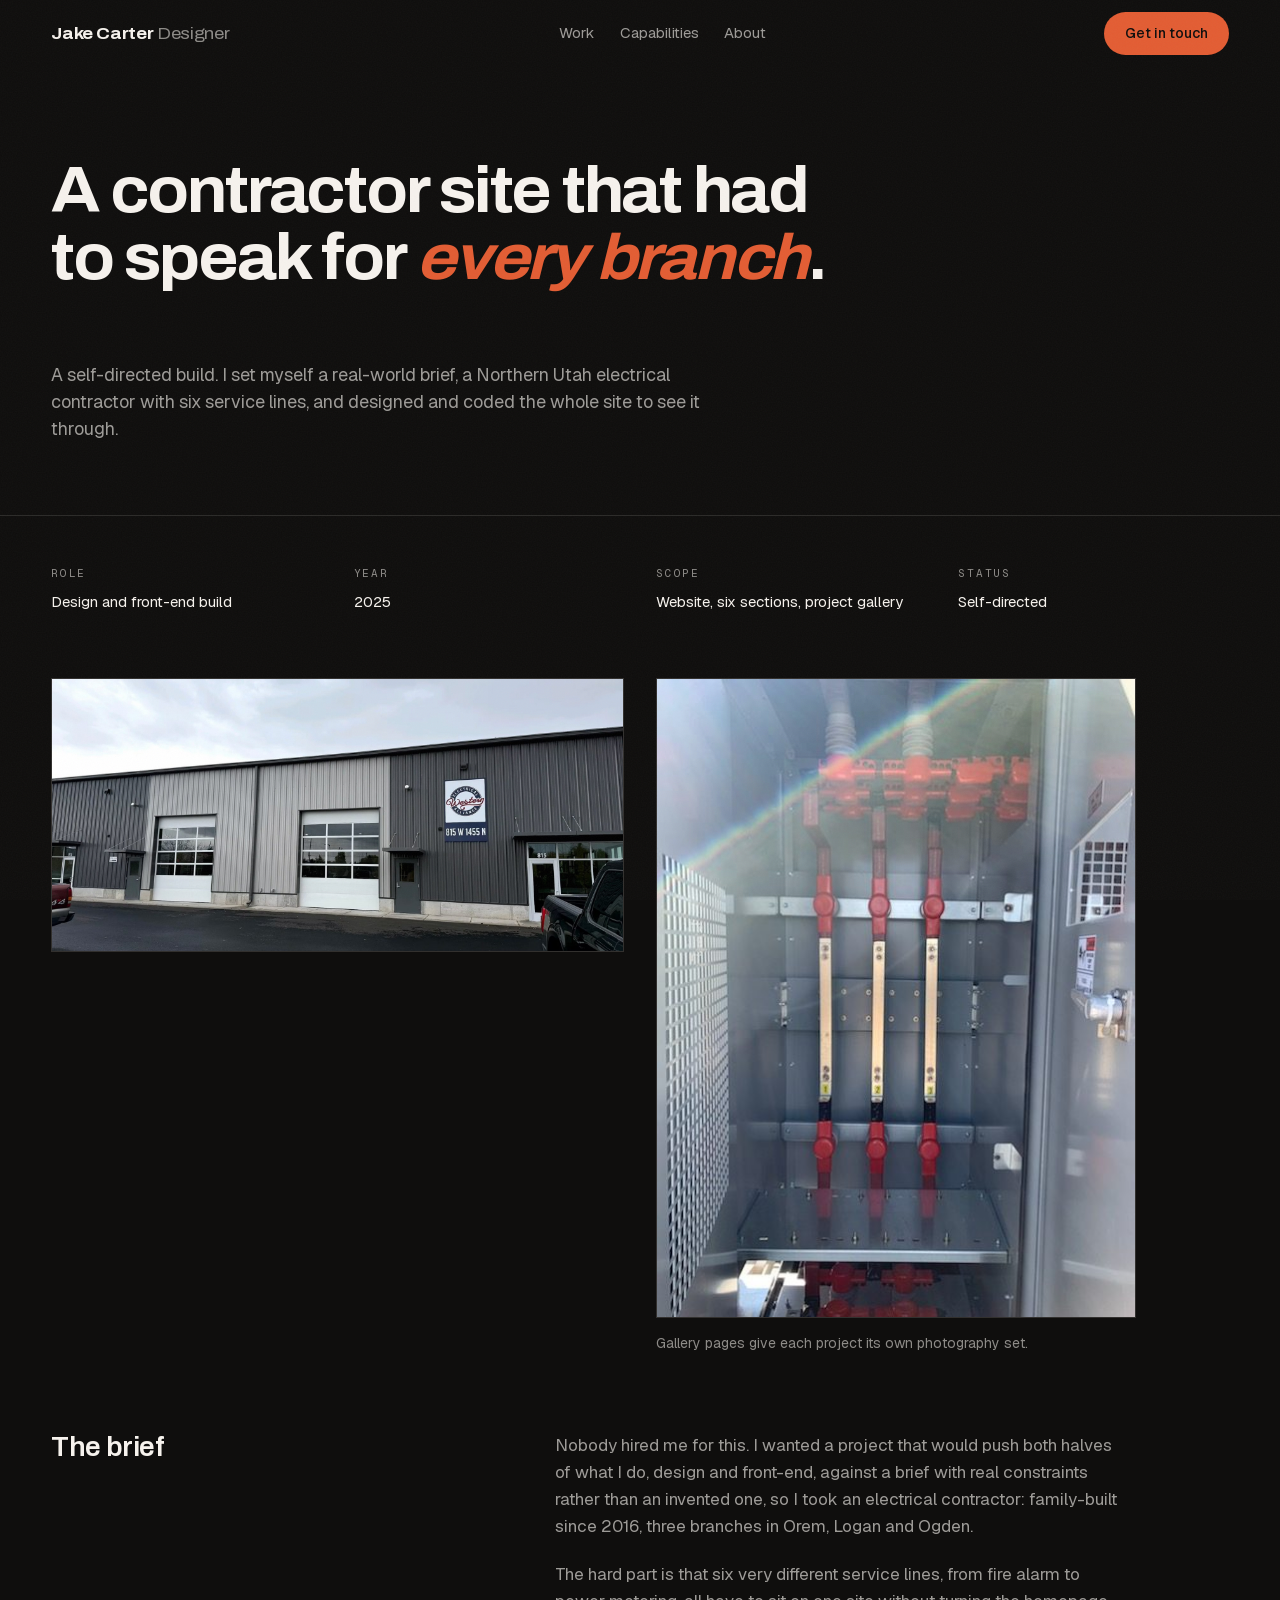
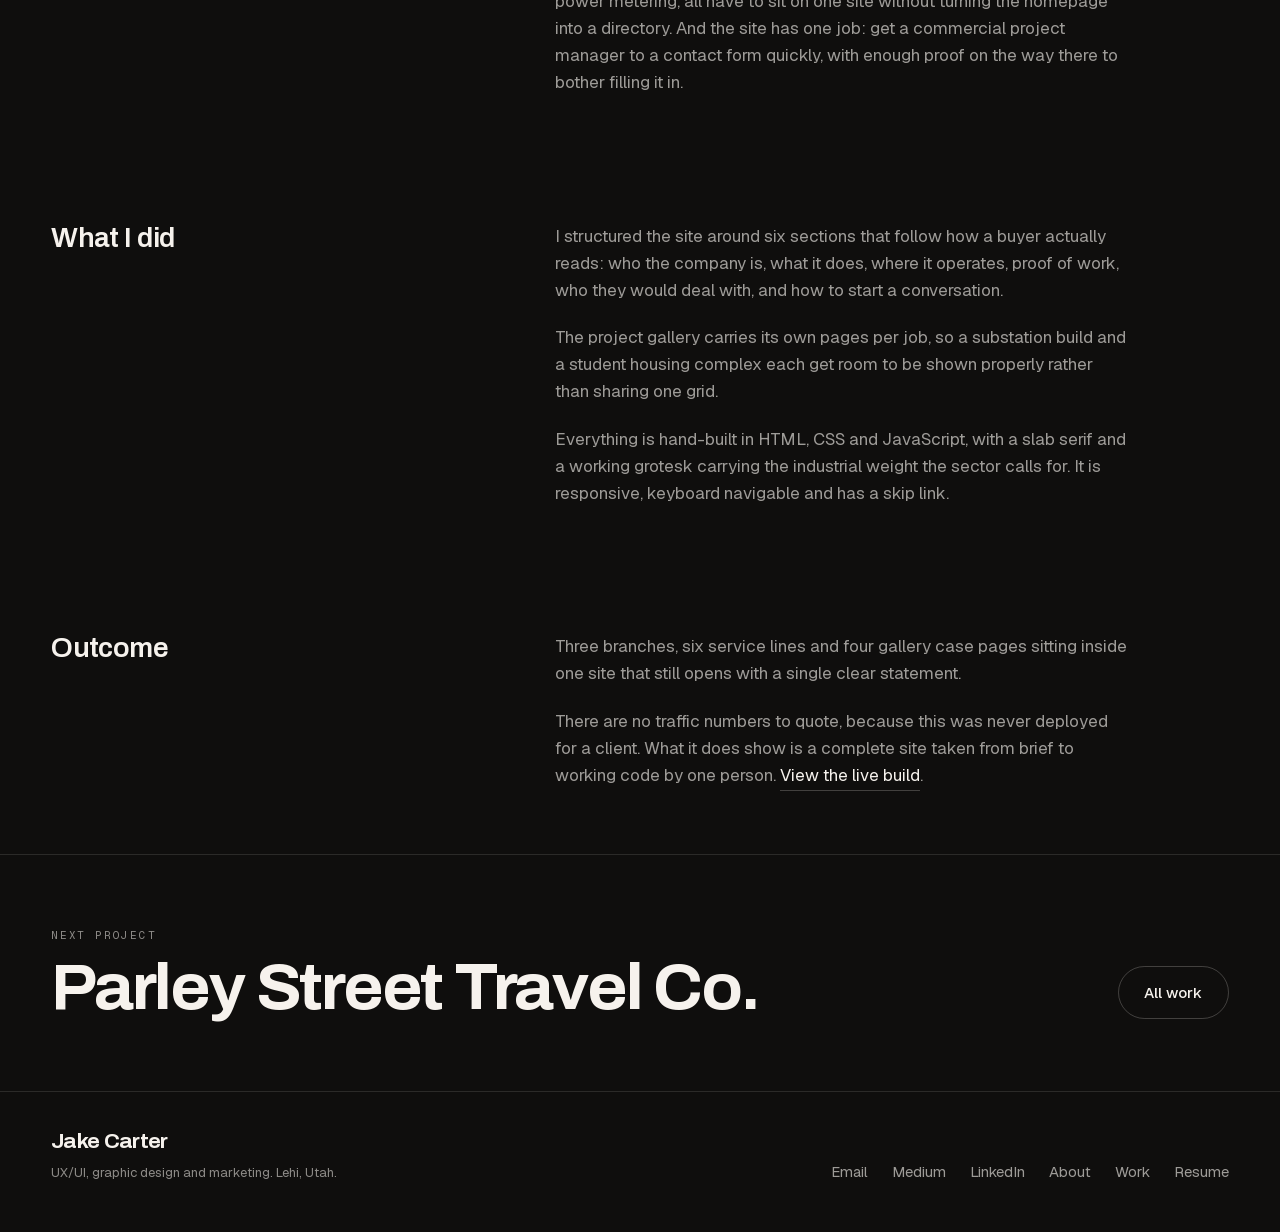
<file: work/western-electrical-alliance.html>
<!DOCTYPE html>
<html lang="en">
<head>
<meta charset="UTF-8">
<meta name="viewport" content="width=device-width, initial-scale=1.0">
<title>Western Electrical Alliance - Jake Carter</title>
<meta name="description" content="A self-directed build. I set myself a real-world brief, a Northern Utah electrical contractor with six service lines, and designed and coded the whole site to see it through.">
<meta name="theme-color" content="#0f0e0d">
<link rel="canonical" href="https://jakeacarter20.github.io/jake-carter-portfolio/work/western-electrical-alliance.html">
<meta property="og:url" content="https://jakeacarter20.github.io/jake-carter-portfolio/work/western-electrical-alliance.html">
<meta property="og:type" content="article">
<meta property="og:title" content="Western Electrical Alliance - Jake Carter">
<meta property="og:description" content="A self-directed build. I set myself a real-world brief, a Northern Utah electrical contractor with six service lines, and designed and coded the whole site to see it through.">
<meta property="og:image" content="https://jakeacarter20.github.io/jake-carter-portfolio/assets/img/og-card.jpg">
<meta name="twitter:card" content="summary_large_image">
<link rel="icon" href="data:image/svg+xml,<svg xmlns=%22http://www.w3.org/2000/svg%22 viewBox=%220 0 100 100%22><rect width=%22100%22 height=%22100%22 fill=%22%230f0e0d%22/><text x=%2250%22 y=%2270%22 font-family=%22Helvetica,Arial%22 font-weight=%22bold%22 font-size=%2258%22 fill=%22%23e35d33%22 text-anchor=%22middle%22>J</text></svg>">
<link rel="preload" href="../assets/fonts/Archivo-latin.woff2" as="font" type="font/woff2" crossorigin>
<link rel="stylesheet" href="../css/site.css">
</head>
<body>

<a class="skip-link" href="#main">Skip to main content</a>
<div class="grain" aria-hidden="true"></div>
<div data-nav-sentinel aria-hidden="true" style="position:absolute;top:0;height:1px;width:100%"></div>

<header class="nav" data-stuck="false" data-open="false">
  <div class="nav__inner">
    <a href="../index.html" class="nav__brand">Jake Carter <span>Designer</span></a>
    <ul class="nav__links">
      <li><a href="../index.html#work">Work</a></li>
      <li><a href="../index.html#capabilities">Capabilities</a></li>
      <li><a href="../about.html">About</a></li>
      <li class="nav__links-cta"><a href="../index.html#contact" class="btn btn--primary">Get in touch</a></li>
    </ul>
    <a href="../index.html#contact" class="btn btn--primary nav__cta">Get in touch</a>
    <button class="nav__toggle" aria-expanded="false" aria-controls="primary-nav">Menu</button>
  </div>
</header>

<main id="main">

  <section class="cs-hero">
    <div class="shell">
      <div class="grid12">
        <h1 class="display d-section cs-hero__title">
          <span class="line-mask"><span>A contractor site that had to speak for <i class="em">every branch</i>.</span></span>
        </h1>
        <p class="lede cs-hero__lede reveal" style="--d:200ms;max-width:56ch">A self-directed build. I set myself a real-world brief, a Northern Utah electrical contractor with six service lines, and designed and coded the whole site to see it through.</p>
      </div>
    </div>
  </section>

  <section class="cs-facts">
    <div class="shell">
      <dl class="grid12" data-stagger style="row-gap:1.75rem">
        <div class="cs-facts__item reveal"><dt class="label">Role</dt><dd>Design and front-end build</dd></div>
        <div class="cs-facts__item reveal"><dt class="label">Year</dt><dd>2025</dd></div>
        <div class="cs-facts__item reveal"><dt class="label">Scope</dt><dd>Website, six sections, project gallery</dd></div>
        <div class="cs-facts__item reveal"><dt class="label">Status</dt><dd>Self-directed</dd></div>
      </dl>
    </div>
  </section>

  <section style="padding-block:clamp(0.6rem,1.6vh,1.1rem)">
    <div class="shell">
      <div class="cs-grid">
        <figure class="cs-cell cs-cell--half reveal" style="--ar:1800/861;--iw:1800px">
          <div class="media">
            <div class="media__slot"><span class="mark">WEA</span></div>
            <img src="../assets/work/western-electrical-alliance.jpg" alt="Western Electrical Alliance branch building photographed from the forecourt" loading="eager">
          </div>
        </figure>
        <figure class="cs-cell cs-cell--half reveal" style="--ar:480/640;--iw:480px">
          <div class="media">
            <div class="media__slot"><span class="mark">WEA</span></div>
            <img src="../assets/work/wea-detail-01.jpg" alt="Weber State project photography from the Western Electrical Alliance gallery" loading="lazy">
          </div>
          <figcaption class="cs-caption">Gallery pages give each project its own photography set.</figcaption>
        </figure>
      </div>
    </div>
  </section>

  <section class="cs-block">
    <div class="shell">
      <div class="grid12">
        <div class="cs-block__head reveal"><h2 class="d-sub">The brief</h2></div>
        <div class="cs-block__body reveal" style="--d:120ms">
          <p>Nobody hired me for this. I wanted a project that would push both halves of what I do, design and front-end, against a brief with real constraints rather than an invented one, so I took an electrical contractor: family-built since 2016, three branches in Orem, Logan and Ogden.</p>
          <p>The hard part is that six very different service lines, from fire alarm to power metering, all have to sit on one site without turning the homepage into a directory. And the site has one job: get a commercial project manager to a contact form quickly, with enough proof on the way there to bother filling it in.</p>
        </div>
      </div>
    </div>
  </section>

  <section class="cs-block">
    <div class="shell">
      <div class="grid12">
        <div class="cs-block__head reveal"><h2 class="d-sub">What I did</h2></div>
        <div class="cs-block__body reveal" style="--d:120ms">
          <p>I structured the site around six sections that follow how a buyer actually reads: who the company is, what it does, where it operates, proof of work, who they would deal with, and how to start a conversation.</p>
          <p>The project gallery carries its own pages per job, so a substation build and a student housing complex each get room to be shown properly rather than sharing one grid.</p>
          <p>Everything is hand-built in HTML, CSS and JavaScript, with a slab serif and a working grotesk carrying the industrial weight the sector calls for. It is responsive, keyboard navigable and has a skip link.</p>
        </div>
      </div>
    </div>
  </section>

  <section class="cs-block">
    <div class="shell">
      <div class="grid12">
        <div class="cs-block__head reveal"><h2 class="d-sub">Outcome</h2></div>
        <div class="cs-block__body reveal" style="--d:120ms">
          <p>Three branches, six service lines and four gallery case pages sitting inside one site that still opens with a single clear statement.</p>
          <p>There are no traffic numbers to quote, because this was never deployed for a client. What it does show is a complete site taken from brief to working code by one person. <a class="tlink" href="https://jakeacarter20.github.io/western-electrical-alliance/" target="_blank" rel="noopener">View the live build</a>.</p>
        </div>
      </div>
    </div>
  </section>


  <section class="cs-next">
    <div class="shell">
      <div class="grid12" style="align-items:end;row-gap:1.5rem">
        <div style="grid-column:span 8" class="reveal">
          <p class="label" style="margin-bottom:0.75rem">Next project</p>
          <a href="parley-street-travel.html" class="display d-section">Parley Street Travel Co.</a>
        </div>
        <div style="grid-column:span 4;display:flex;justify-content:flex-end" class="reveal">
          <a href="../index.html#work" class="btn btn--ghost">All work</a>
        </div>
      </div>
    </div>
  </section>

</main>

<footer class="foot">
  <div class="shell">
    <div class="grid12 foot__grid">
      <div class="foot__left">
        <p class="display" style="font-size:1.25rem;font-variation-settings:'wdth' 108">Jake Carter</p>
        <p class="foot__note">UX/UI, graphic design and marketing. Lehi, Utah.</p>
      </div>
      <nav class="foot__right" aria-label="Footer">
        <a href="mailto:gridfolk.studio@gmail.com">Email</a>
        <a href="https://jakeacarter20.medium.com" target="_blank" rel="noopener">Medium</a>
        <a href="https://www.linkedin.com/in/jake-carter-57657b15a/" target="_blank" rel="noopener">LinkedIn</a>
        <a href="../about.html">About</a>
        <a href="../index.html#work">Work</a>
        <a href="../assets/files/jake-carter-resume.pdf">Resume</a>
      </nav>
    </div>
  </div>
</footer>

<script src="../js/site.js" defer></script>
</body>
</html>
</file>
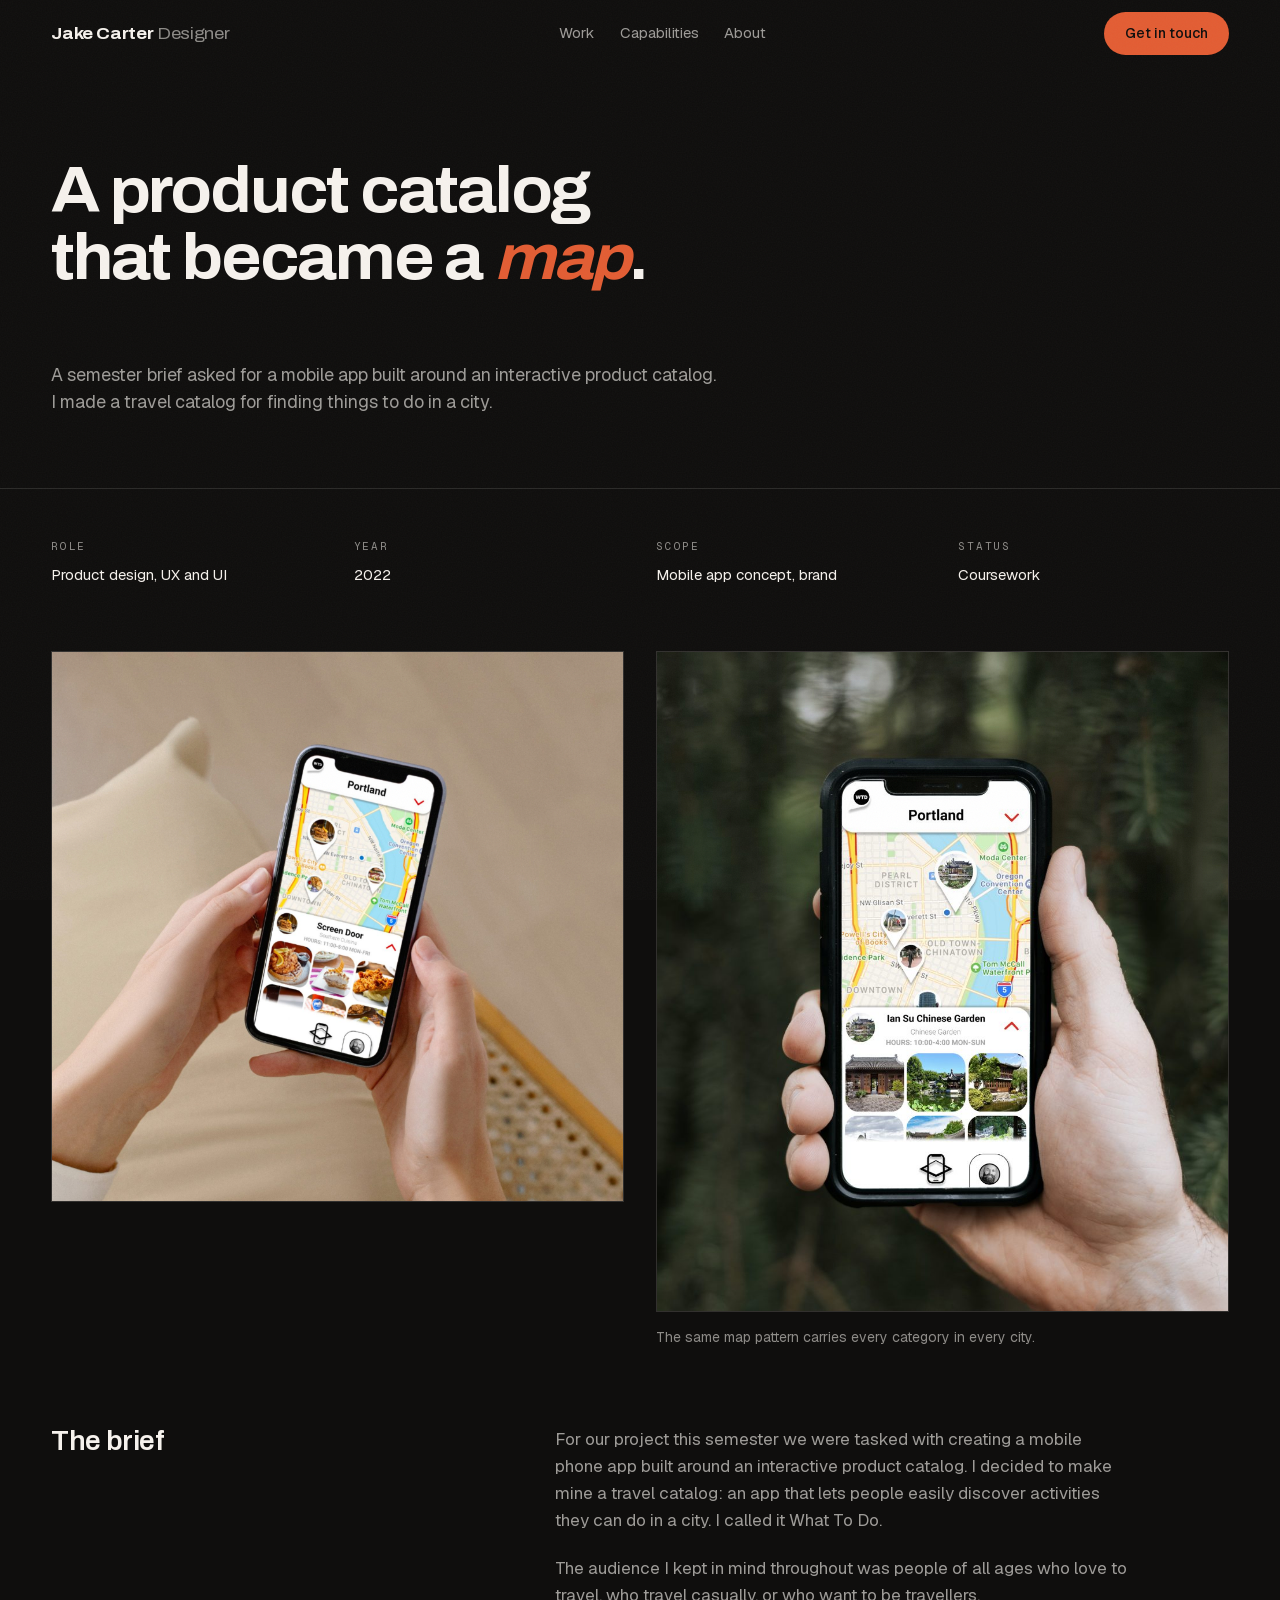
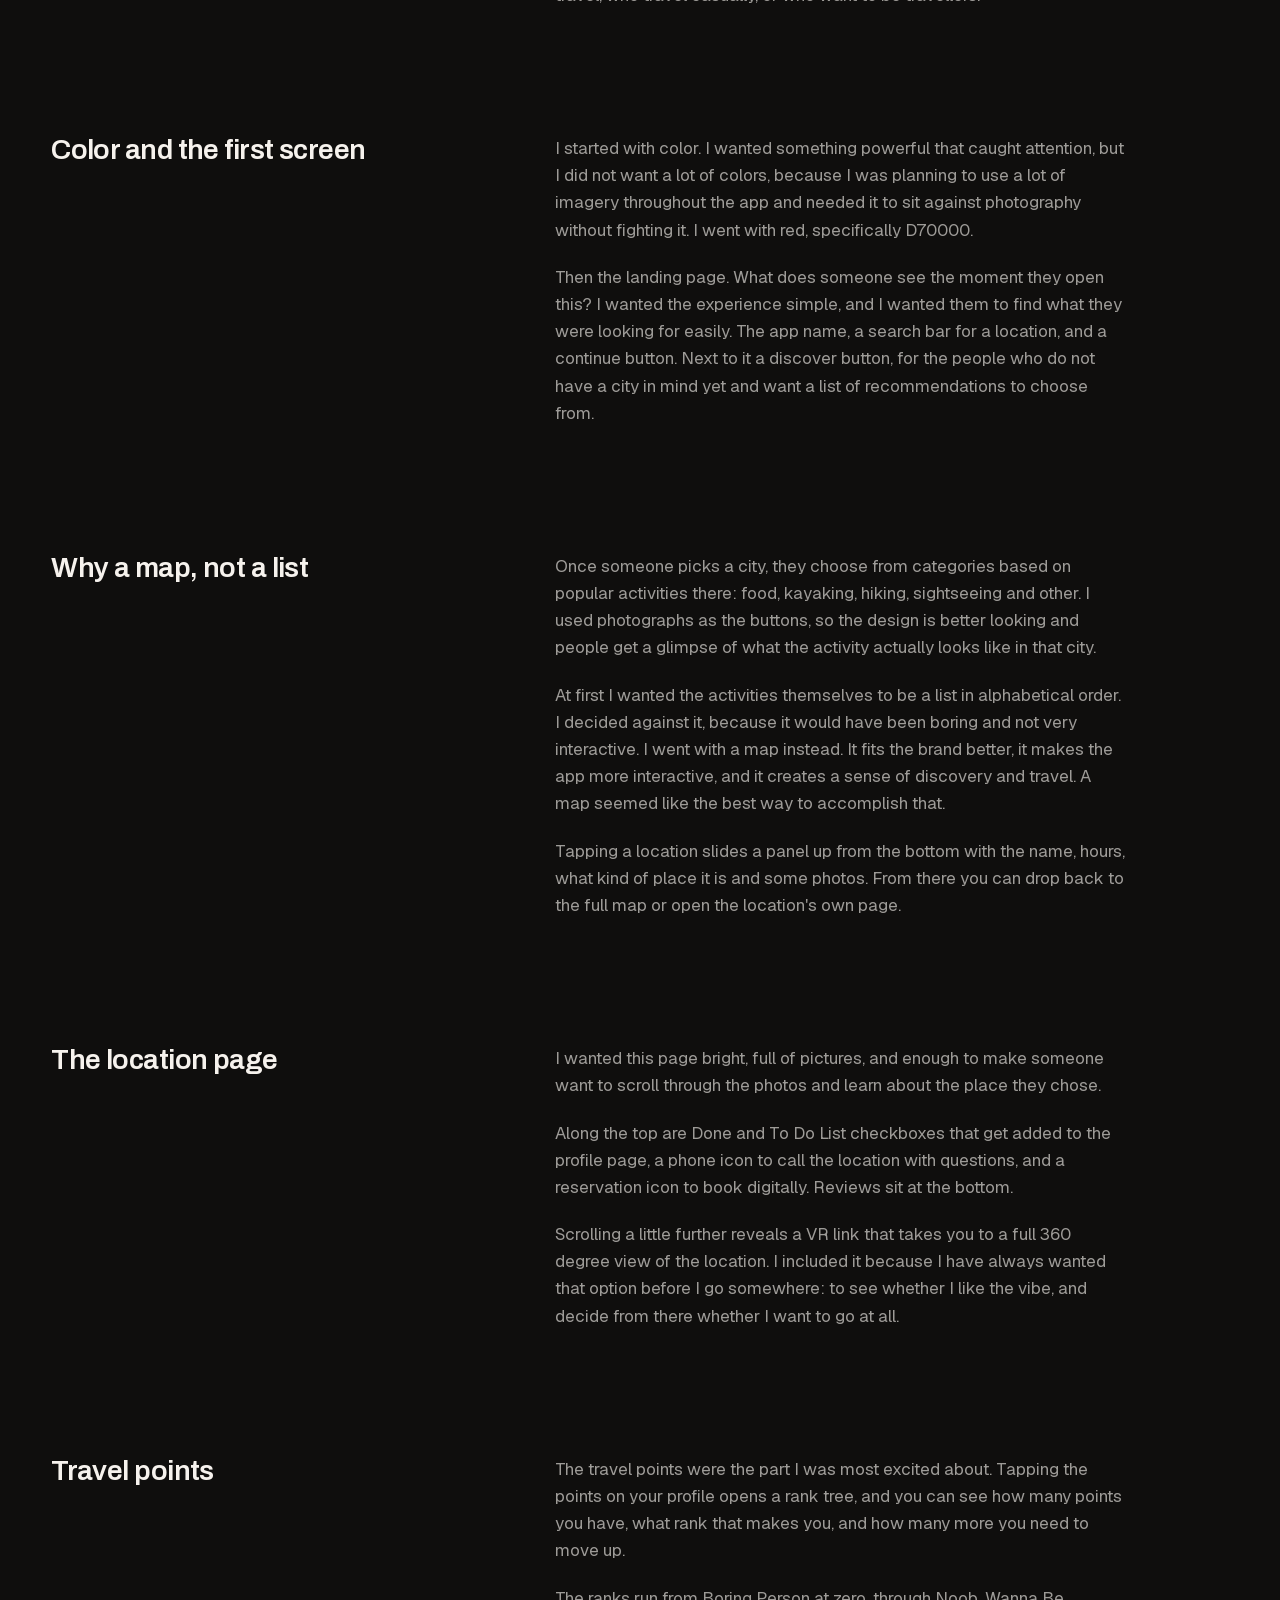
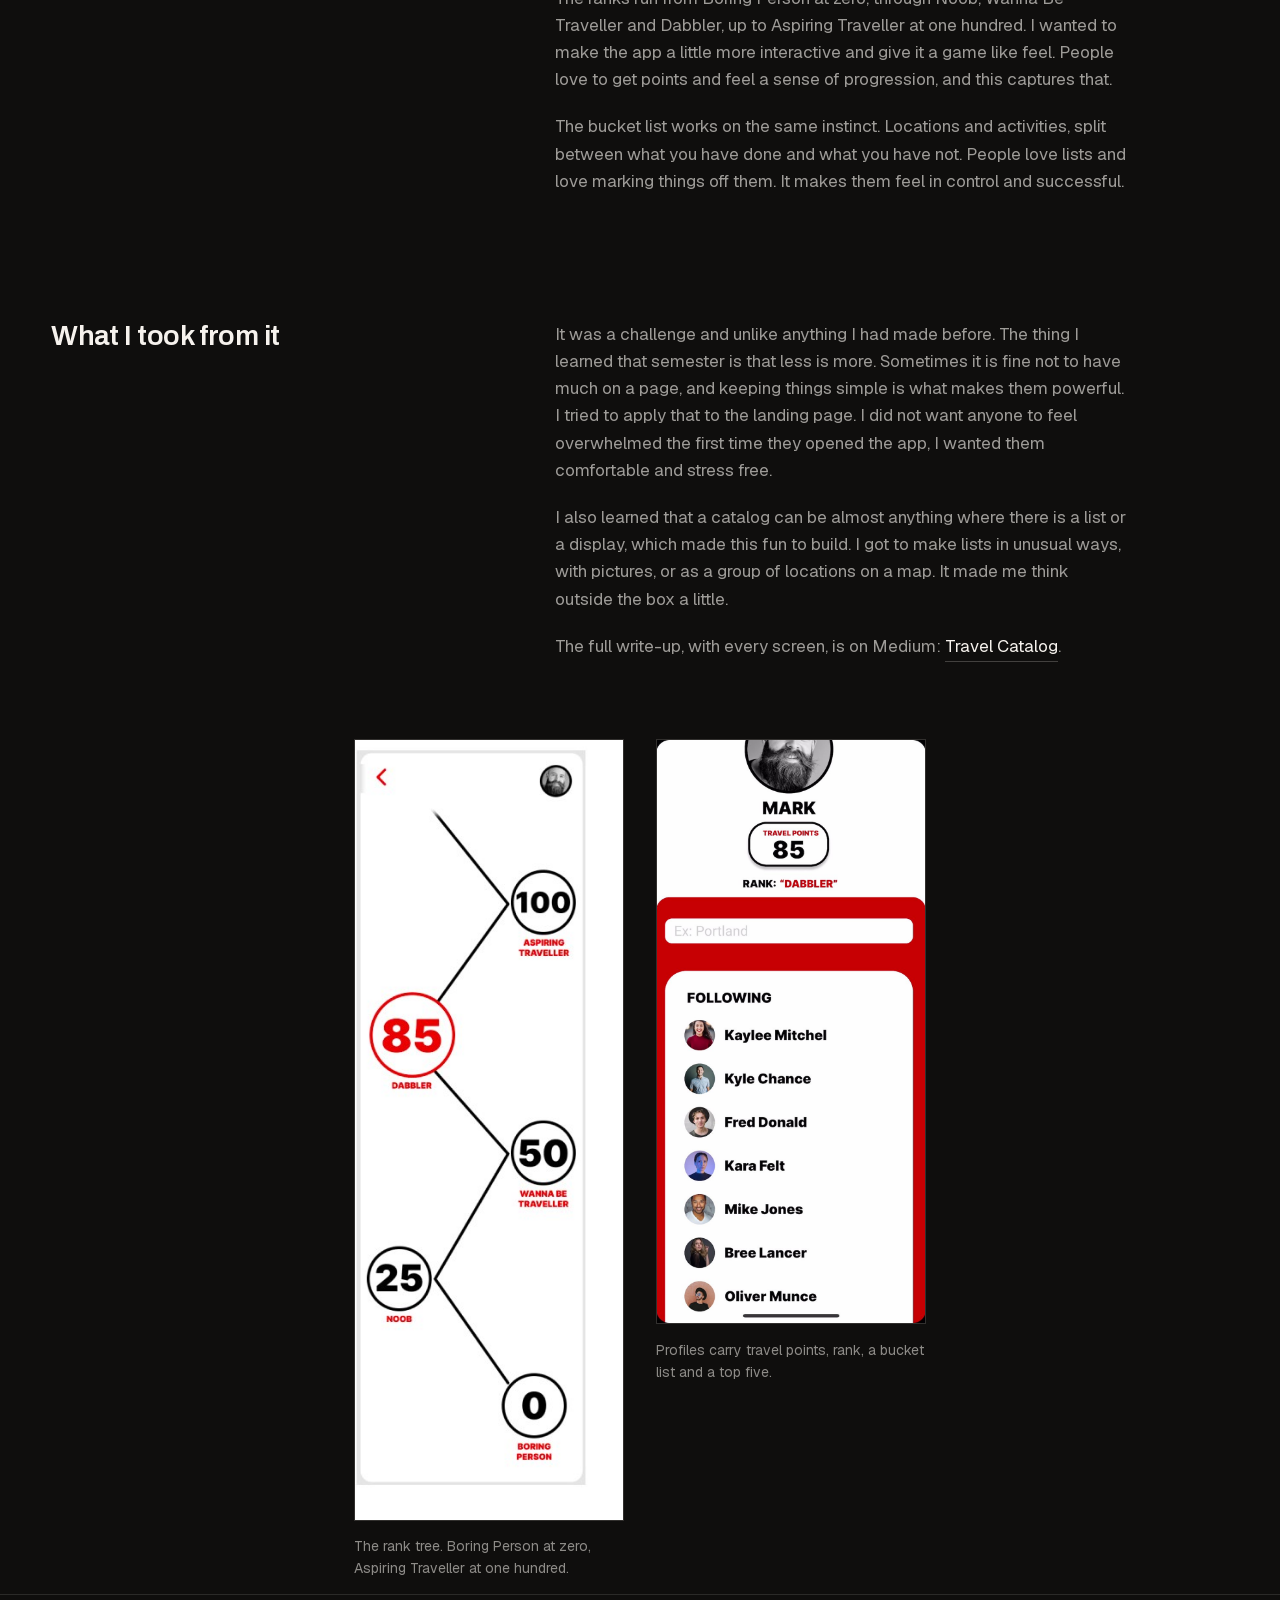
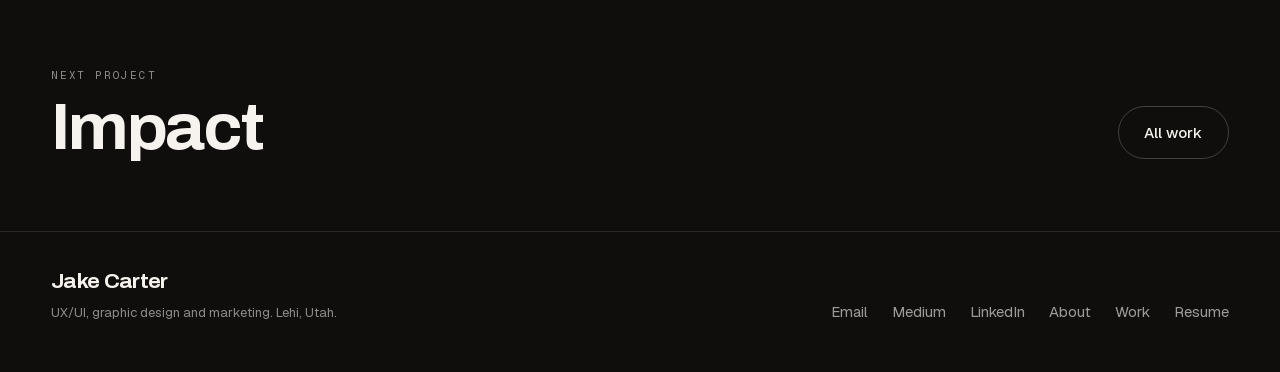
<file: work/what-to-do.html>
<!DOCTYPE html>
<html lang="en">
<head>
<meta charset="UTF-8">
<meta name="viewport" content="width=device-width, initial-scale=1.0">
<title>What To Do - Jake Carter</title>
<meta name="description" content="A semester brief asked for a mobile app built around an interactive product catalog. I made a travel catalog for finding things to do in a city.">
<meta name="theme-color" content="#0f0e0d">
<link rel="canonical" href="https://jakeacarter20.github.io/jake-carter-portfolio/work/what-to-do.html">
<meta property="og:url" content="https://jakeacarter20.github.io/jake-carter-portfolio/work/what-to-do.html">
<meta property="og:type" content="article">
<meta property="og:title" content="What To Do - Jake Carter">
<meta property="og:description" content="A semester brief asked for a mobile app built around an interactive product catalog. I made a travel catalog for finding things to do in a city.">
<meta property="og:image" content="https://jakeacarter20.github.io/jake-carter-portfolio/assets/img/og-card.jpg">
<meta name="twitter:card" content="summary_large_image">
<link rel="icon" href="data:image/svg+xml,<svg xmlns=%22http://www.w3.org/2000/svg%22 viewBox=%220 0 100 100%22><rect width=%22100%22 height=%22100%22 fill=%22%230f0e0d%22/><text x=%2250%22 y=%2270%22 font-family=%22Helvetica,Arial%22 font-weight=%22bold%22 font-size=%2258%22 fill=%22%23e35d33%22 text-anchor=%22middle%22>J</text></svg>">
<link rel="preload" href="../assets/fonts/Archivo-latin.woff2" as="font" type="font/woff2" crossorigin>
<link rel="stylesheet" href="../css/site.css">
</head>
<body>

<a class="skip-link" href="#main">Skip to main content</a>
<div class="grain" aria-hidden="true"></div>
<div data-nav-sentinel aria-hidden="true" style="position:absolute;top:0;height:1px;width:100%"></div>

<header class="nav" data-stuck="false" data-open="false">
  <div class="nav__inner">
    <a href="../index.html" class="nav__brand">Jake Carter <span>Designer</span></a>
    <ul class="nav__links">
      <li><a href="../index.html#work">Work</a></li>
      <li><a href="../index.html#capabilities">Capabilities</a></li>
      <li><a href="../about.html">About</a></li>
      <li class="nav__links-cta"><a href="../index.html#contact" class="btn btn--primary">Get in touch</a></li>
    </ul>
    <a href="../index.html#contact" class="btn btn--primary nav__cta">Get in touch</a>
    <button class="nav__toggle" aria-expanded="false" aria-controls="primary-nav">Menu</button>
  </div>
</header>

<main id="main">

  <section class="cs-hero">
    <div class="shell">
      <div class="grid12">
        <h1 class="display d-section cs-hero__title">
          <span class="line-mask"><span>A product catalog that became a <i class="em">map</i>.</span></span>
        </h1>
        <p class="lede cs-hero__lede reveal" style="--d:200ms;max-width:56ch">A semester brief asked for a mobile app built around an interactive product catalog. I made a travel catalog for finding things to do in a city.</p>
      </div>
    </div>
  </section>

  <section class="cs-facts">
    <div class="shell">
      <dl class="grid12" data-stagger style="row-gap:1.75rem">
        <div class="cs-facts__item reveal"><dt class="label">Role</dt><dd>Product design, UX and UI</dd></div>
        <div class="cs-facts__item reveal"><dt class="label">Year</dt><dd>2022</dd></div>
        <div class="cs-facts__item reveal"><dt class="label">Scope</dt><dd>Mobile app concept, brand</dd></div>
        <div class="cs-facts__item reveal"><dt class="label">Status</dt><dd>Coursework</dd></div>
      </dl>
    </div>
  </section>

  <section style="padding-block:clamp(0.6rem,1.6vh,1.1rem)">
    <div class="shell">
      <div class="cs-grid">
        <figure class="cs-cell cs-cell--half reveal" style="--ar:1800/1732;--iw:1800px">
          <div class="media">
            <div class="media__slot"><span class="mark">WTD</span></div>
            <img src="../assets/work/what-to-do-map-food.jpg" alt="The What To Do app showing places to eat plotted on a map of Portland" loading="eager">
          </div>
        </figure>
        <figure class="cs-cell cs-cell--half reveal" style="--ar:988/1140;--iw:988px">
          <div class="media">
            <div class="media__slot"><span class="mark">WTD</span></div>
            <img src="../assets/work/what-to-do-map-garden.jpg" alt="The What To Do map open on a sightseeing location in Portland" loading="lazy">
          </div>
          <figcaption class="cs-caption">The same map pattern carries every category in every city.</figcaption>
        </figure>
      </div>
    </div>
  </section>

  <section class="cs-block">
    <div class="shell">
      <div class="grid12">
        <div class="cs-block__head reveal"><h2 class="d-sub">The brief</h2></div>
        <div class="cs-block__body reveal" style="--d:120ms">
          <p>For our project this semester we were tasked with creating a mobile phone app built around an interactive product catalog. I decided to make mine a travel catalog: an app that lets people easily discover activities they can do in a city. I called it What To Do.</p>
          <p>The audience I kept in mind throughout was people of all ages who love to travel, who travel casually, or who want to be travellers.</p>
        </div>
      </div>
    </div>
  </section>

  <section class="cs-block">
    <div class="shell">
      <div class="grid12">
        <div class="cs-block__head reveal"><h2 class="d-sub">Color and the first screen</h2></div>
        <div class="cs-block__body reveal" style="--d:120ms">
          <p>I started with color. I wanted something powerful that caught attention, but I did not want a lot of colors, because I was planning to use a lot of imagery throughout the app and needed it to sit against photography without fighting it. I went with red, specifically D70000.</p>
          <p>Then the landing page. What does someone see the moment they open this? I wanted the experience simple, and I wanted them to find what they were looking for easily. The app name, a search bar for a location, and a continue button. Next to it a discover button, for the people who do not have a city in mind yet and want a list of recommendations to choose from.</p>
        </div>
      </div>
    </div>
  </section>

  <section class="cs-block">
    <div class="shell">
      <div class="grid12">
        <div class="cs-block__head reveal"><h2 class="d-sub">Why a map, not a list</h2></div>
        <div class="cs-block__body reveal" style="--d:120ms">
          <p>Once someone picks a city, they choose from categories based on popular activities there: food, kayaking, hiking, sightseeing and other. I used photographs as the buttons, so the design is better looking and people get a glimpse of what the activity actually looks like in that city.</p>
          <p>At first I wanted the activities themselves to be a list in alphabetical order. I decided against it, because it would have been boring and not very interactive. I went with a map instead. It fits the brand better, it makes the app more interactive, and it creates a sense of discovery and travel. A map seemed like the best way to accomplish that.</p>
          <p>Tapping a location slides a panel up from the bottom with the name, hours, what kind of place it is and some photos. From there you can drop back to the full map or open the location's own page.</p>
        </div>
      </div>
    </div>
  </section>

  <section class="cs-block">
    <div class="shell">
      <div class="grid12">
        <div class="cs-block__head reveal"><h2 class="d-sub">The location page</h2></div>
        <div class="cs-block__body reveal" style="--d:120ms">
          <p>I wanted this page bright, full of pictures, and enough to make someone want to scroll through the photos and learn about the place they chose.</p>
          <p>Along the top are Done and To Do List checkboxes that get added to the profile page, a phone icon to call the location with questions, and a reservation icon to book digitally. Reviews sit at the bottom.</p>
          <p>Scrolling a little further reveals a VR link that takes you to a full 360 degree view of the location. I included it because I have always wanted that option before I go somewhere: to see whether I like the vibe, and decide from there whether I want to go at all.</p>
        </div>
      </div>
    </div>
  </section>

  <section class="cs-block">
    <div class="shell">
      <div class="grid12">
        <div class="cs-block__head reveal"><h2 class="d-sub">Travel points</h2></div>
        <div class="cs-block__body reveal" style="--d:120ms">
          <p>The travel points were the part I was most excited about. Tapping the points on your profile opens a rank tree, and you can see how many points you have, what rank that makes you, and how many more you need to move up.</p>
          <p>The ranks run from Boring Person at zero, through Noob, Wanna Be Traveller and Dabbler, up to Aspiring Traveller at one hundred. I wanted to make the app a little more interactive and give it a game like feel. People love to get points and feel a sense of progression, and this captures that.</p>
          <p>The bucket list works on the same instinct. Locations and activities, split between what you have done and what you have not. People love lists and love marking things off them. It makes them feel in control and successful.</p>
        </div>
      </div>
    </div>
  </section>

  <section class="cs-block">
    <div class="shell">
      <div class="grid12">
        <div class="cs-block__head reveal"><h2 class="d-sub">What I took from it</h2></div>
        <div class="cs-block__body reveal" style="--d:120ms">
          <p>It was a challenge and unlike anything I had made before. The thing I learned that semester is that less is more. Sometimes it is fine not to have much on a page, and keeping things simple is what makes them powerful. I tried to apply that to the landing page. I did not want anyone to feel overwhelmed the first time they opened the app, I wanted them comfortable and stress free.</p>
          <p>I also learned that a catalog can be almost anything where there is a list or a display, which made this fun to build. I got to make lists in unusual ways, with pictures, or as a group of locations on a map. It made me think outside the box a little.</p>
          <p>The full write-up, with every screen, is on Medium: <a class="tlink" href="https://jakeacarter20.medium.com/travel-catalog-58cfde611940" target="_blank" rel="noopener">Travel Catalog</a>.</p>
        </div>
      </div>
    </div>
  </section>

  <section style="padding-block:clamp(0.6rem,1.6vh,1.1rem)">
    <div class="shell">
      <div class="cs-grid">
        <figure class="cs-cell cs-cell--quarter reveal" style="--cs:4;--ar:315/910;--iw:315px">
          <div class="media">
            <div class="media__slot"><span class="mark">WTD</span></div>
            <img src="../assets/work/what-to-do-travel-points.jpg" alt="The What To Do rank tree, running from Boring Person at zero to Aspiring Traveller at one hundred" loading="lazy">
          </div>
          <figcaption class="cs-caption">The rank tree. Boring Person at zero, Aspiring Traveller at one hundred.</figcaption>
        </figure>
        <figure class="cs-cell cs-cell--quarter reveal" style="--ar:832/1800;--iw:832px">
          <div class="media">
            <div class="media__slot"><span class="mark">WTD</span></div>
            <img src="../assets/work/what-to-do-profile.jpg" alt="A What To Do profile showing travel points, rank, bucket list and a top five places grid" loading="lazy">
          </div>
          <figcaption class="cs-caption">Profiles carry travel points, rank, a bucket list and a top five.</figcaption>
        </figure>
      </div>
    </div>
  </section>

  <section class="cs-next">
    <div class="shell">
      <div class="grid12" style="align-items:end;row-gap:1.5rem">
        <div style="grid-column:span 8" class="reveal">
          <p class="label" style="margin-bottom:0.75rem">Next project</p>
          <a href="impact.html" class="display d-section">Impact</a>
        </div>
        <div style="grid-column:span 4;display:flex;justify-content:flex-end" class="reveal">
          <a href="../index.html#work" class="btn btn--ghost">All work</a>
        </div>
      </div>
    </div>
  </section>

</main>


<footer class="foot">
  <div class="shell">
    <div class="grid12 foot__grid">
      <div class="foot__left">
        <p class="display" style="font-size:1.25rem;font-variation-settings:'wdth' 108">Jake Carter</p>
        <p class="foot__note">UX/UI, graphic design and marketing. Lehi, Utah.</p>
      </div>
      <nav class="foot__right" aria-label="Footer">
        <a href="mailto:gridfolk.studio@gmail.com">Email</a>
        <a href="https://jakeacarter20.medium.com" target="_blank" rel="noopener">Medium</a>
        <a href="https://www.linkedin.com/in/jake-carter-57657b15a/" target="_blank" rel="noopener">LinkedIn</a>
        <a href="../about.html">About</a>
        <a href="../index.html#work">Work</a>
        <a href="../assets/files/jake-carter-resume.pdf">Resume</a>
      </nav>
    </div>
  </div>
</footer>

<script src="../js/site.js" defer></script>
</body>
</html>
</file>
<file: css/site.css>
@import url("../assets/fonts/fonts.css");

/* ============================================================
   TOKENS
   Theme lock: dark only. Accent lock: --accent, page-wide.
   Radius rule: panels/media/inputs = 0. Buttons/pills = 999px.
   ============================================================ */
:root {
  --bg: #0f0e0d;
  --bg-2: #171513;
  --bg-3: #211e1b;
  --line: rgba(246, 242, 237, 0.12);
  --line-strong: rgba(246, 242, 237, 0.22);
  --fg: #f6f2ed;
  --fg-2: rgba(246, 242, 237, 0.62);
  --fg-3: rgba(246, 242, 237, 0.55);
  --accent: #e35d33;
  --accent-soft: rgba(227, 93, 51, 0.14);

  --font-display: "Archivo", "Helvetica Neue", Arial, sans-serif;
  --font-body: "Geist", ui-sans-serif, system-ui, sans-serif;
  --font-mono: "Geist Mono", ui-monospace, "SF Mono", monospace;

  --gutter: clamp(1.25rem, 4vw, 4rem);
  --maxw: 1440px;
  --section-y: clamp(6rem, 14vh, 11rem);
  --ease: cubic-bezier(0.16, 1, 0.3, 1);

  --z-nav: 40;
  --z-overlay: 50;
  --z-grain: 60;
}

*,
*::before,
*::after { box-sizing: border-box; }

html {
  -webkit-text-size-adjust: 100%;
  scroll-behavior: smooth;
}

body {
  margin: 0;
  background: var(--bg);
  color: var(--fg);
  font-family: var(--font-body);
  font-size: clamp(1rem, 0.95rem + 0.2vw, 1.0625rem);
  line-height: 1.6;
  -webkit-font-smoothing: antialiased;
  overflow-x: hidden;
}

img, svg, video { display: block; max-width: 100%; }
a { color: inherit; text-decoration: none; }
button { font: inherit; color: inherit; }

::selection { background: var(--accent); color: var(--bg); }

:focus-visible {
  outline: 2px solid var(--accent);
  outline-offset: 3px;
}

.skip-link {
  position: absolute;
  left: -9999px;
  top: 0;
  z-index: var(--z-overlay);
  background: var(--accent);
  color: var(--bg);
  padding: 0.75rem 1.25rem;
  font-weight: 600;
}
.skip-link:focus { left: 1rem; top: 1rem; }

/* ============================================================
   LAYOUT PRIMITIVES
   ============================================================ */
.shell {
  width: 100%;
  max-width: var(--maxw);
  margin-inline: auto;
  padding-inline: var(--gutter);
}

.grid12 {
  display: grid;
  grid-template-columns: repeat(12, minmax(0, 1fr));
  gap: clamp(1.25rem, 2.5vw, 2.5rem);
}

section { position: relative; }

.rule {
  height: 1px;
  background: var(--line);
  border: 0;
  margin: 0;
}

/* ============================================================
   TYPOGRAPHY
   Display uses Archivo's width axis, not just size, so section
   heads and the hero read as different voices of one family.
   ============================================================ */
.display {
  font-family: var(--font-display);
  font-weight: 700;
  font-variation-settings: "wdth" 112;
  letter-spacing: -0.035em;
  line-height: 0.94;
  text-wrap: balance;
  margin: 0;
}

/* Sized so the two headline lines never wrap inside the copy column, which is
   now eight columns rather than nine. Measured headroom on the longer line is
   at least 35px from 1025 to 1920. Raising either number without
   re-measuring wraps the headline to three lines. */
.d-hero {
  font-size: clamp(2.25rem, 5.15vw, 4.6rem);
  font-variation-settings: "wdth" 118;
}

.d-section {
  font-size: clamp(2rem, 5vw, 4.25rem);
  font-variation-settings: "wdth" 106;
  line-height: 0.98;
}

.d-sub {
  font-family: var(--font-display);
  font-weight: 600;
  font-variation-settings: "wdth" 100;
  font-size: clamp(1.35rem, 2.2vw, 2rem);
  letter-spacing: -0.02em;
  line-height: 1.1;
  margin: 0;
}

.lede {
  font-size: clamp(1.0625rem, 1.4vw, 1.375rem);
  line-height: 1.5;
  color: var(--fg-2);
  max-width: 46ch;
  margin: 0;
}

.body { color: var(--fg-2); max-width: 62ch; margin: 0; }

.label {
  font-family: var(--font-mono);
  font-size: 0.6875rem;
  letter-spacing: 0.16em;
  text-transform: uppercase;
  color: var(--fg-3);
  margin: 0;
}

.accent { color: var(--accent); }

/* Italic emphasis inside display type: same family, descender safe. */
.em {
  font-style: italic;
  color: var(--accent);
  line-height: 1.1;
  padding-bottom: 0.06em;
  display: inline-block;
}

/* ============================================================
   BUTTONS  (pill radius, locked)
   ============================================================ */
.btn {
  display: inline-flex;
  align-items: center;
  gap: 0.6rem;
  white-space: nowrap;
  border-radius: 999px;
  padding: 0.85rem 1.6rem;
  font-family: var(--font-body);
  font-size: 0.9375rem;
  font-weight: 500;
  border: 1px solid transparent;
  cursor: pointer;
  transition: background 0.35s var(--ease), color 0.35s var(--ease),
    border-color 0.35s var(--ease), transform 0.18s var(--ease);
}

.btn--primary { background: var(--accent); color: var(--bg); }
.btn--primary:hover { background: #f07047; }

.btn--ghost { border-color: var(--line-strong); color: var(--fg); }
.btn--ghost:hover { border-color: var(--fg); background: rgba(246, 242, 237, 0.06); }

.btn:active { transform: scale(0.975); }

.btn .arrow { transition: transform 0.35s var(--ease); }
.btn:hover .arrow { transform: translateX(3px); }

/* Inline text link. Colour plus a resting underline carry the affordance, so
   the link is identifiable without hovering; the accent line then draws over
   the resting rule on hover. Weight stays at body regular by choice. */
.tlink {
  position: relative;
  display: inline-block;
  padding-bottom: 2px;
  color: var(--fg);
}
.tlink::before {
  content: "";
  position: absolute;
  left: 0;
  bottom: 0;
  width: 100%;
  height: 1px;
  background: var(--line-strong);
}
.tlink::after {
  content: "";
  position: absolute;
  left: 0;
  bottom: 0;
  width: 100%;
  height: 1px;
  background: var(--accent);
  transform: scaleX(0);
  transform-origin: right;
  transition: transform 0.45s var(--ease);
}
.tlink:hover::after { transform: scaleX(1); transform-origin: left; }

/* ============================================================
   NAV
   ============================================================ */
.nav {
  position: fixed;
  inset: 0 0 auto 0;
  z-index: var(--z-nav);
  height: 68px;
  display: flex;
  align-items: center;
  transition: background 0.4s var(--ease), border-color 0.4s var(--ease);
  border-bottom: 1px solid transparent;
}

.nav[data-stuck="true"] {
  background: rgba(15, 14, 13, 0.82);
  backdrop-filter: blur(14px);
  -webkit-backdrop-filter: blur(14px);
  border-bottom-color: var(--line);
}

.nav__inner {
  width: 100%;
  max-width: var(--maxw);
  margin-inline: auto;
  padding-inline: var(--gutter);
  display: flex;
  align-items: center;
  justify-content: space-between;
  gap: 1.5rem;
}

.nav__brand {
  font-family: var(--font-display);
  font-weight: 700;
  font-variation-settings: "wdth" 108;
  letter-spacing: -0.02em;
  font-size: 1.0625rem;
}
.nav__brand span { color: var(--fg-3); font-weight: 400; }

.nav__links {
  display: flex;
  align-items: center;
  gap: clamp(1rem, 2vw, 2rem);
  list-style: none;
  margin: 0;
  padding: 0;
  font-size: 0.9375rem;
}
.nav__links a { color: var(--fg-2); transition: color 0.3s var(--ease); }
.nav__links a:hover,
.nav__links a[aria-current="page"] { color: var(--fg); }

.nav__cta { margin-left: 0.5rem; padding: 0.6rem 1.25rem; font-size: 0.875rem; }

/* The header CTA is hidden under 860px, so the drawer carries its own
   copy of it. Same label, so it stays one CTA to the reader. */
.nav__links-cta { display: none; }
/* Outranks `.nav__links a`, which would otherwise tint this grey on orange. */
.nav__links-cta a.btn--primary { color: var(--bg); }

.nav__toggle {
  display: none;
  background: none;
  border: 1px solid var(--line-strong);
  border-radius: 999px;
  padding: 0.5rem 1rem;
  font-size: 0.8125rem;
  cursor: pointer;
}

@media (max-width: 860px) {
  .nav__links, .nav__cta { display: none; }
  .nav__toggle { display: inline-flex; }

  .nav[data-open="true"] { background: var(--bg); border-bottom-color: var(--line); }
  .nav[data-open="true"] .nav__links {
    display: flex;
    position: fixed;
    inset: 68px 0 auto 0;
    flex-direction: column;
    align-items: flex-start;
    gap: 0;
    background: var(--bg);
    border-bottom: 1px solid var(--line);
    padding: 0.5rem var(--gutter) 1.75rem;
  }
  .nav[data-open="true"] .nav__links li { width: 100%; }
  .nav[data-open="true"] .nav__links a {
    display: block;
    width: 100%;
    padding: 1rem 0;
    font-family: var(--font-display);
    font-size: 1.5rem;
    font-variation-settings: "wdth" 104;
    font-weight: 600;
    letter-spacing: -0.02em;
    color: var(--fg);
    border-top: 1px solid var(--line);
  }

  .nav[data-open="true"] .nav__links-cta { display: block; margin-top: 1.5rem; }
  .nav[data-open="true"] .nav__links-cta a {
    display: inline-flex;
    width: auto;
    border-top: 0;
    color: var(--bg);
    font-family: var(--font-body);
    font-size: 0.9375rem;
    font-weight: 500;
    font-variation-settings: normal;
    letter-spacing: normal;
    padding: 0.85rem 1.6rem;
  }
}

/* ============================================================
   HERO  - asymmetric split, fits one viewport
   ============================================================ */
.hero {
  min-height: 100dvh;
  display: flex;
  align-items: center;
  padding-top: 6rem;
  padding-bottom: clamp(2rem, 5vh, 4rem);
  overflow: hidden;
}

.hero__grid { width: 100%; align-items: end; }

.hero__copy { grid-column: 1 / 9; }
.hero__figure { grid-column: 9 / 13; align-self: end; }

.hero__title { margin-bottom: clamp(1.25rem, 3vh, 2rem); }

.hero__lede { margin-bottom: clamp(1.5rem, 3.5vh, 2.25rem); }

.hero__actions { display: flex; flex-wrap: wrap; gap: 0.75rem; }

@media (max-width: 1024px) {
  .hero__copy { grid-column: 1 / 13; }
  .hero__figure { grid-column: 1 / 13; margin-top: 2.5rem; max-width: 420px; }
}

/* ============================================================
   MEDIA  - real images when present, designed empty state when not
   ============================================================ */
.media {
  position: relative;
  width: 100%;
  overflow: hidden;
  background: var(--bg-2);
  border: 1px solid var(--line);
}
.media::before {
  content: "";
  display: block;
  padding-top: var(--ratio, 125%);
}
.media > img {
  position: absolute;
  inset: 0;
  width: 100%;
  height: 100%;
  object-fit: cover;
  transition: transform 0.9s var(--ease);
}

.media__slot {
  position: absolute;
  inset: 0;
  display: grid;
  place-content: center;
  gap: 0.5rem;
  text-align: center;
  padding: 1.5rem;
  background:
    radial-gradient(120% 90% at 20% 0%, var(--accent-soft), transparent 62%),
    var(--bg-2);
}
.media__slot .mark {
  font-family: var(--font-display);
  font-weight: 700;
  font-variation-settings: "wdth" 118;
  font-size: clamp(2.5rem, 6vw, 4.5rem);
  line-height: 1;
  letter-spacing: -0.04em;
  color: rgba(246, 242, 237, 0.14);
}
/* When a real image loads, the slot behind it is simply covered. */

/* ============================================================
   META STRIP
   ============================================================ */
.meta {
  border-top: 1px solid var(--line);
  border-bottom: 1px solid var(--line);
  padding-block: clamp(2rem, 5vh, 3.25rem);
}
.meta__grid { row-gap: 2rem; }
.meta__item { grid-column: span 4; }
.meta__item dt { margin-bottom: 0.6rem; }
.meta__item dd { margin: 0; font-size: 1.0625rem; }
.meta__item dd + dd { margin-top: 0.25rem; color: var(--fg-2); }

@media (max-width: 720px) {
  .meta__item { grid-column: span 12; }
}

/* ============================================================
   SECTION HEADS
   ============================================================ */
.sect { padding-block: var(--section-y); }
.sect__head { margin-bottom: clamp(2.5rem, 6vh, 4.5rem); }
.sect__head .body { margin-top: 1.25rem; }

/* ============================================================
   SELECTED WORK  - every project on the page, with a floating
   jump strip so a reader can skip straight to one
   ============================================================ */
.work-head__title { margin: 0 0 clamp(1rem, 2.5vh, 1.5rem); }

/* Sticks under the fixed 68px header. Sits below --z-nav so the header
   drawer still covers it when the mobile menu is open. */
.wnav-bar {
  position: sticky;
  top: 68px;
  z-index: 30;
  background: rgba(15, 14, 13, 0.86);
  backdrop-filter: blur(14px);
  -webkit-backdrop-filter: blur(14px);
  border-block: 1px solid var(--line);
  padding-block: 0.85rem;
  margin-bottom: clamp(2.5rem, 6vh, 4.5rem);
}

.wnav {
  display: flex;
  gap: clamp(0.75rem, 2vw, 1.75rem);
  overflow-x: auto;
  scrollbar-width: none;
  /* The strip scrolls once the links outrun the row. Fade the trailing
     edge so there is a visible cue that more sits past it. */
  -webkit-mask-image: linear-gradient(to right, #000 90%, transparent 100%);
  mask-image: linear-gradient(to right, #000 90%, transparent 100%);
}
.wnav::-webkit-scrollbar { display: none; }

.wnav__link {
  flex: none;
  position: relative;
  padding: 0.25rem 0;
  font-size: 0.9375rem;
  color: var(--fg-3);
  white-space: nowrap;
  transition: color 0.3s var(--ease);
}
.wnav__link::after {
  content: "";
  position: absolute;
  left: 0;
  bottom: -0.3rem;
  width: 100%;
  height: 1px;
  background: var(--accent);
  transform: scaleX(0);
  transform-origin: left;
  transition: transform 0.35s var(--ease);
}
.wnav__link:hover { color: var(--fg); }
.wnav__link[aria-current="true"] { color: var(--fg); }
.wnav__link[aria-current="true"]::after { transform: scaleX(1); }

.wstack { display: flex; flex-direction: column; gap: clamp(4rem, 11vh, 8rem); }

.wpanel {
  display: grid;
  grid-template-columns: 1fr 1fr;
  gap: clamp(1.5rem, 4vw, 3.5rem);
  align-items: center;
  /* Clears the fixed header plus the sticky strip when jumped to. */
  scroll-margin-top: 140px;
}

.wpanel__media {
  background: var(--bg-2);
  aspect-ratio: 4 / 3;
  overflow: hidden;
}
.wpanel__media img {
  width: 100%;
  height: 100%;
  object-fit: cover;
  transition: transform 0.9s var(--ease);
}
.wpanel:hover .wpanel__media img { transform: scale(1.03); }

.wpanel__body { display: flex; flex-direction: column; align-items: flex-start; gap: 1.1rem; }

.wpanel__meta {
  font-family: var(--font-mono);
  font-size: 0.6875rem;
  letter-spacing: 0.14em;
  text-transform: uppercase;
  color: var(--fg-3);
  margin: 0;
}

.wpanel__title {
  font-size: clamp(1.9rem, 3.6vw, 3rem);
  font-variation-settings: "wdth" 104;
  margin: 0;
}

.wpanel__desc { color: var(--fg-2); margin: 0; max-width: 46ch; }

.wpanel__points {
  list-style: none;
  margin: 0;
  padding: 0;
  display: flex;
  flex-direction: column;
  gap: 0.6rem;
  max-width: 46ch;
}
.wpanel__points li {
  position: relative;
  padding-left: 1.1rem;
  color: var(--fg-2);
  font-size: 0.9375rem;
  line-height: 1.5;
}
.wpanel__points li::before {
  content: "";
  position: absolute;
  left: 0;
  top: 0.6em;
  width: 5px;
  height: 1px;
  background: var(--accent);
}

.wpanel__cta { margin-top: 0.35rem; }

.project__tags { display: flex; flex-wrap: wrap; gap: 0.4rem; }
.tag {
  border: 1px solid var(--line);
  border-radius: 999px;
  padding: 0.3rem 0.75rem;
  font-family: var(--font-mono);
  font-size: 0.6875rem;
  letter-spacing: 0.08em;
  text-transform: uppercase;
  color: var(--fg-3);
}

@media (max-width: 860px) {
  .wpanel { grid-template-columns: 1fr; scroll-margin-top: 128px; }
  .wpanel__media { aspect-ratio: 16 / 10; }
}

/* ============================================================
   CAPABILITIES BENTO - exact cell count, mixed backgrounds
   ============================================================ */
.bento { row-gap: clamp(1.25rem, 2.5vw, 2.5rem); }

.cap {
  grid-column: span 4;
  border: 1px solid var(--line);
  background: var(--bg-2);
  padding: clamp(1.5rem, 2.5vw, 2.25rem);
  display: flex;
  flex-direction: column;
  gap: 0.9rem;
  min-height: 15rem;
  transition: border-color 0.45s var(--ease), background 0.45s var(--ease);
}
.cap:hover { border-color: var(--line-strong); }
.cap p { margin: 0; color: var(--fg-2); font-size: 0.9375rem; }
.cap h3 { margin: 0; }

.cap--wide { grid-column: span 8; }
.cap--5 { grid-column: span 5; }
.cap--3 { grid-column: span 3; }
.cap--accent {
  background:
    radial-gradient(110% 130% at 100% 0%, var(--accent-soft), transparent 60%),
    var(--bg-2);
  border-color: rgba(227, 93, 51, 0.28);
}
.cap--tone { background: var(--bg-3); }

@media (max-width: 900px) {
  .cap, .cap--wide, .cap--5, .cap--3 { grid-column: span 12; min-height: 0; }
}

/* ============================================================
   EXPERIENCE - sticky heading column, sparse dividers
   ============================================================ */
.exp__aside { grid-column: span 4; }
.exp__list { grid-column: 6 / 13; }

@media (min-width: 901px) {
  .exp__aside > div { position: sticky; top: 7rem; }
}

.job { padding-block: clamp(1.75rem, 4vh, 2.75rem); }
.job + .job { border-top: 1px solid var(--line); }
.job__top { display: flex; flex-wrap: wrap; align-items: baseline; gap: 0.75rem 1.5rem; }
.job__org { font-size: clamp(1.25rem, 2vw, 1.625rem); }
.job__span { font-family: var(--font-mono); font-size: 0.75rem; color: var(--accent); letter-spacing: 0.08em; }
.job__role { margin: 0.5rem 0 0; color: var(--fg); font-size: 0.9375rem; }
.job__desc { margin: 0.9rem 0 0; color: var(--fg-2); font-size: 0.9375rem; max-width: 56ch; }

@media (max-width: 900px) {
  .exp__aside, .exp__list { grid-column: span 12; }
  .exp__aside { margin-bottom: 2rem; }
}

/* ============================================================
   QUOTE
   ============================================================ */
.quote {
  border-top: 1px solid var(--line);
  border-bottom: 1px solid var(--line);
  padding-block: clamp(4rem, 10vh, 7rem);
}
.quote blockquote {
  margin: 0;
  grid-column: 1 / 10;
  font-family: var(--font-display);
  font-weight: 600;
  font-variation-settings: "wdth" 102;
  font-size: clamp(1.5rem, 3.4vw, 2.75rem);
  line-height: 1.15;
  letter-spacing: -0.025em;
  text-wrap: balance;
}
.quote figcaption { grid-column: 1 / 10; margin-top: 2rem; color: var(--fg-2); font-size: 0.9375rem; }
.quote figcaption b { color: var(--fg); font-weight: 500; }

@media (max-width: 900px) {
  .quote blockquote, .quote figcaption { grid-column: span 12; }
}

/* ============================================================
   CONTACT / CTA
   ============================================================ */
.cta { padding-block: clamp(6rem, 16vh, 12rem); }
.cta__title { grid-column: 1 / 10; }
.cta__side { grid-column: 10 / 13; display: flex; flex-direction: column; gap: 1.25rem; justify-content: flex-end; }
.cta__side a { font-size: 1.0625rem; }

@media (max-width: 900px) {
  .cta__title, .cta__side { grid-column: span 12; }
  .cta__side { margin-top: 2.5rem; }
}

/* ============================================================
   FOOTER
   ============================================================ */
.foot {
  border-top: 1px solid var(--line);
  padding-block: 2.5rem 3rem;
}
.foot__grid { align-items: end; row-gap: 2rem; }
.foot__left { grid-column: span 6; }
.foot__right { grid-column: span 6; display: flex; gap: 1.5rem; justify-content: flex-end; flex-wrap: wrap; }
.foot__right a { color: var(--fg-2); font-size: 0.9375rem; transition: color 0.3s var(--ease); }
.foot__right a:hover { color: var(--fg); }
.foot__note { color: var(--fg-3); font-size: 0.8125rem; margin: 0.75rem 0 0; }

@media (max-width: 720px) {
  .foot__left, .foot__right { grid-column: span 12; }
  .foot__right { justify-content: flex-start; }
}

/* ============================================================
   CASE STUDY PAGE
   ============================================================ */
.cs-hero { padding-top: 10rem; padding-bottom: clamp(3rem, 8vh, 5rem); }
.cs-hero__title { grid-column: 1 / 11; }
.cs-hero__lede { grid-column: 1 / 8; margin-top: 1.75rem; }

.cs-facts { border-top: 1px solid var(--line); padding-block: 2rem; }
.cs-facts__item { grid-column: span 3; }
.cs-facts__item dt { margin-bottom: 0.5rem; }
.cs-facts__item dd { margin: 0; font-size: 0.9375rem; }

.cs-block { padding-block: clamp(3rem, 7vh, 5.5rem); }
.cs-block__head { grid-column: 1 / 5; }
.cs-block__body { grid-column: 6 / 12; display: flex; flex-direction: column; gap: 1.25rem; }
.cs-block__body p { margin: 0; color: var(--fg-2); }

/* Case-study figures. Each cell takes its aspect ratio from its own image, so
   the image fills the cell edge to edge: no letterbox, no crop, and it renders
   as large as its column allows. Consistency comes from the column widths,
   which are fixed per cell type, not from forcing every image into one shape.
   --iw caps a cell at the source width so a small screengrab is never upscaled. */
.cs-grid {
  display: grid;
  grid-template-columns: repeat(12, minmax(0, 1fr));
  gap: clamp(1.25rem, 2.5vw, 2.25rem);
  align-items: start;
}

/* --cs carries an explicit start column so a row that does not fill all
   twelve is centred rather than left aligned. It has to sit inside the
   shorthand: `grid-column: span 6` sets the START, so overriding
   grid-column-start separately would wipe the span and collapse the cell. */
.cs-cell {
  grid-column: var(--cs, auto) / span 6;
  margin: 0;
  max-width: var(--iw, none);
}
.cs-cell--wide { grid-column: var(--cs, auto) / span 12; }
.cs-cell--half { grid-column: var(--cs, auto) / span 6; }
.cs-cell--tall { grid-column: var(--cs, auto) / span 4; }
.cs-cell--quarter { grid-column: var(--cs, auto) / span 3; }

.cs-cell .media {
  background: var(--bg-2);
  aspect-ratio: var(--ar, 3 / 2);
  overflow: hidden;
}
.cs-cell .media > img {
  width: 100%;
  height: 100%;
  /* Each cell matches its image's real aspect, so cover crops nothing. */
  object-fit: cover;
  transform: none;
}

/* A figure that opens its source document. The badge is the affordance:
   without it a clickable image looks exactly like a static one. */
.cs-cell__link {
  display: block;
  position: relative;
  cursor: pointer;
}
.cs-cell__link::after {
  content: "PDF";
  position: absolute;
  right: 0.75rem;
  bottom: 0.75rem;
  padding: 0.3rem 0.6rem;
  border-radius: 999px;
  background: rgba(15, 14, 13, 0.78);
  backdrop-filter: blur(6px);
  -webkit-backdrop-filter: blur(6px);
  border: 1px solid var(--line-strong);
  font-family: var(--font-mono);
  font-size: 0.625rem;
  letter-spacing: 0.14em;
  color: var(--fg);
  opacity: 0.85;
  transition: opacity 0.35s var(--ease), background 0.35s var(--ease);
}
.cs-cell__link:hover::after {
  opacity: 1;
  background: var(--accent);
  color: var(--bg);
  border-color: var(--accent);
}
.cs-cell__link:hover .media > img { transform: scale(1.025); }
.cs-cell__link:focus-visible { outline: 2px solid var(--accent); outline-offset: 3px; }

.cs-caption { margin: 0.9rem 0 0; font-size: 0.875rem; color: var(--fg-3); }

.cs-next { border-top: 1px solid var(--line); padding-block: clamp(3rem, 8vh, 5rem); }

@media (max-width: 900px) {
  .cs-hero__title, .cs-hero__lede,
  .cs-block__head, .cs-block__body { grid-column: span 12; }
  .cs-facts__item { grid-column: span 6; }
  /* Halve the columns rather than going full width, so a phone screenshot
     does not blow up to the size of a journey map on a narrow screen. */
  .cs-cell--wide { grid-column: span 12; }
  .cs-cell--half { grid-column: span 12; }
  .cs-cell--tall { grid-column: span 6; }
  .cs-cell--quarter { grid-column: span 6; }
  /* The width cap is a desktop guard; on a phone the column is already
     narrower than any source image. */
  .cs-cell { max-width: none; }
}

/* ============================================================
   GRAIN - fixed overlay only, never on a scrolling container
   ============================================================ */
.grain {
  position: fixed;
  inset: 0;
  z-index: var(--z-grain);
  pointer-events: none;
  opacity: 0.035;
  background-image: url("data:image/svg+xml,%3Csvg xmlns='http://www.w3.org/2000/svg' width='160' height='160'%3E%3Cfilter id='n'%3E%3CfeTurbulence type='fractalNoise' baseFrequency='0.8' numOctaves='3'/%3E%3C/filter%3E%3Crect width='160' height='160' filter='url(%23n)'/%3E%3C/svg%3E");
}

/* ============================================================
   MOTION
   ============================================================ */
@media (prefers-reduced-motion: no-preference) {
  .reveal {
    opacity: 0;
    transform: translateY(26px);
    transition: opacity 0.85s var(--ease), transform 0.85s var(--ease);
    transition-delay: var(--d, 0ms);
  }
  .reveal.is-in { opacity: 1; transform: none; }

  .line-mask { display: block; overflow: hidden; padding-bottom: 0.08em; }
  .line-mask > span {
    display: block;
    transform: translateY(105%);
    transition: transform 1.05s var(--ease);
    transition-delay: var(--d, 0ms);
  }
  .is-loaded .line-mask > span { transform: none; }
}

@media (prefers-reduced-motion: reduce) {
  html { scroll-behavior: auto; }
  * { animation: none !important; transition: none !important; }
}
</file>
